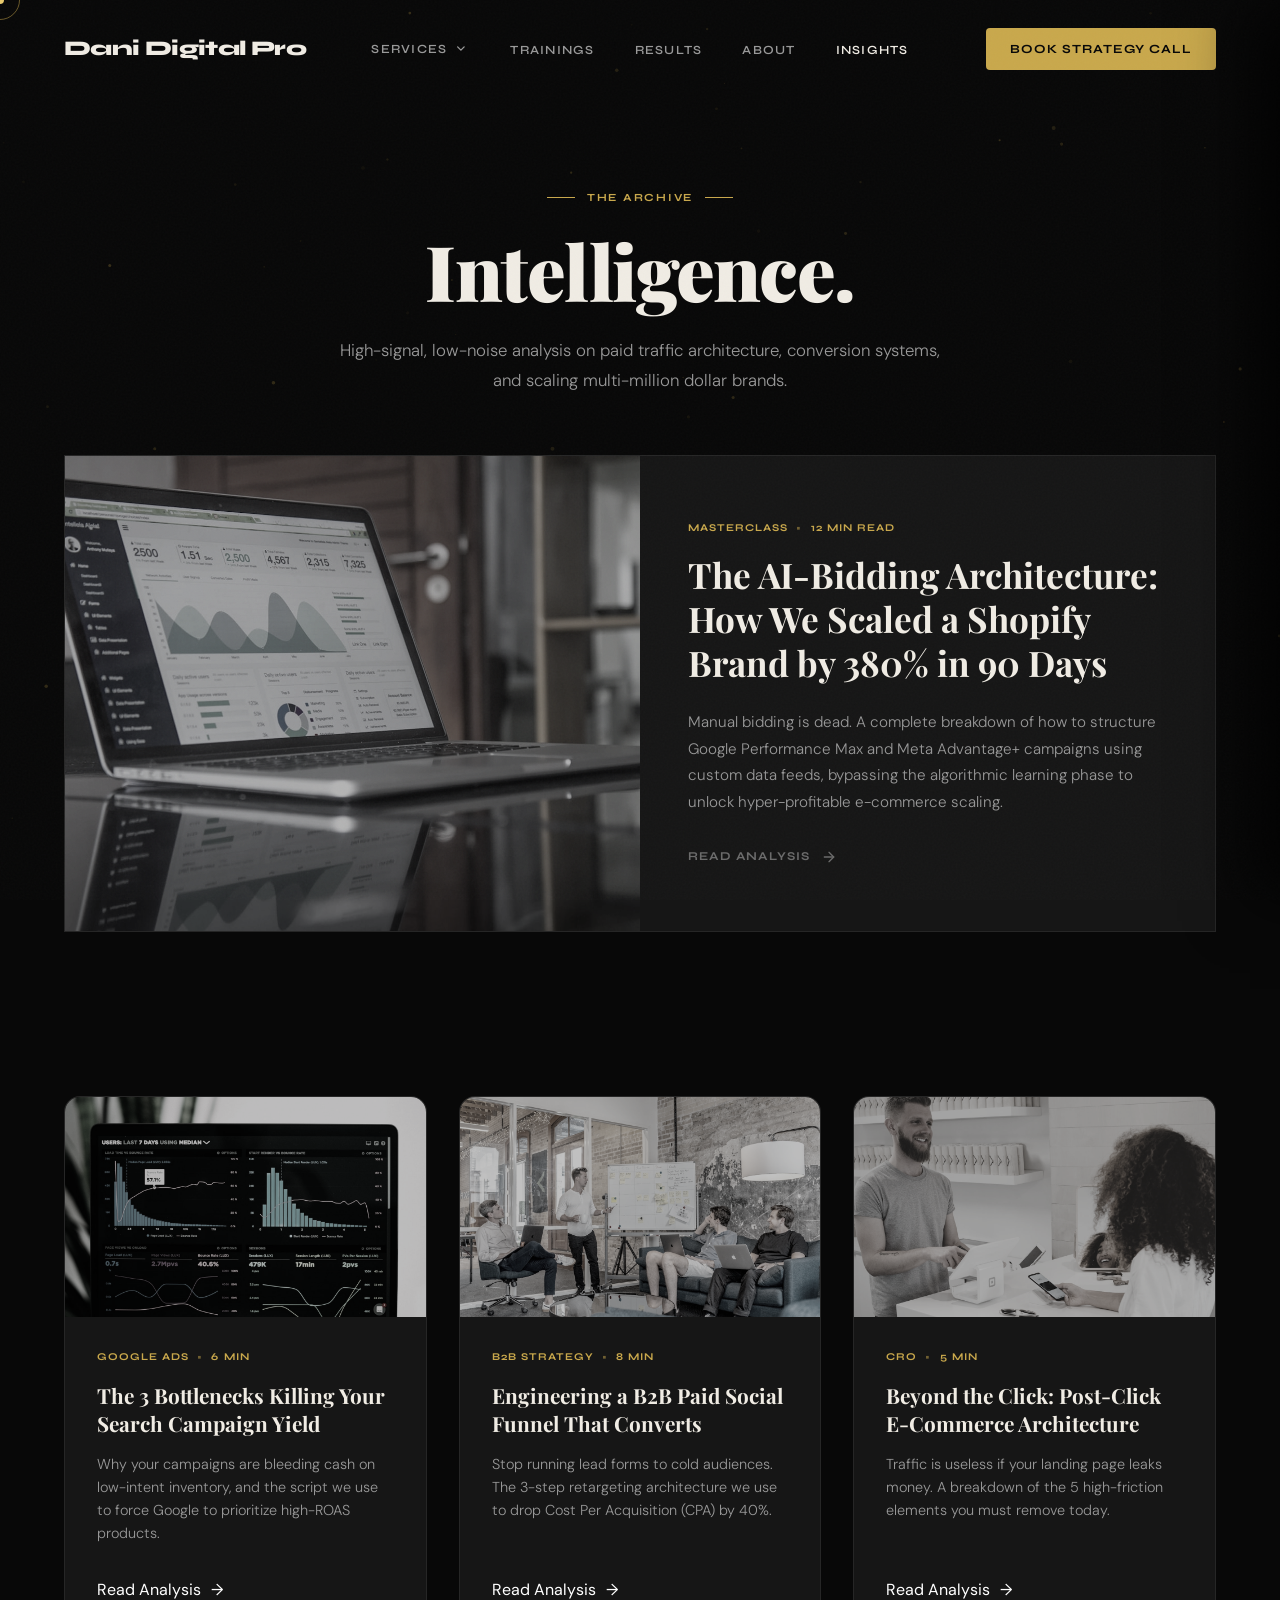
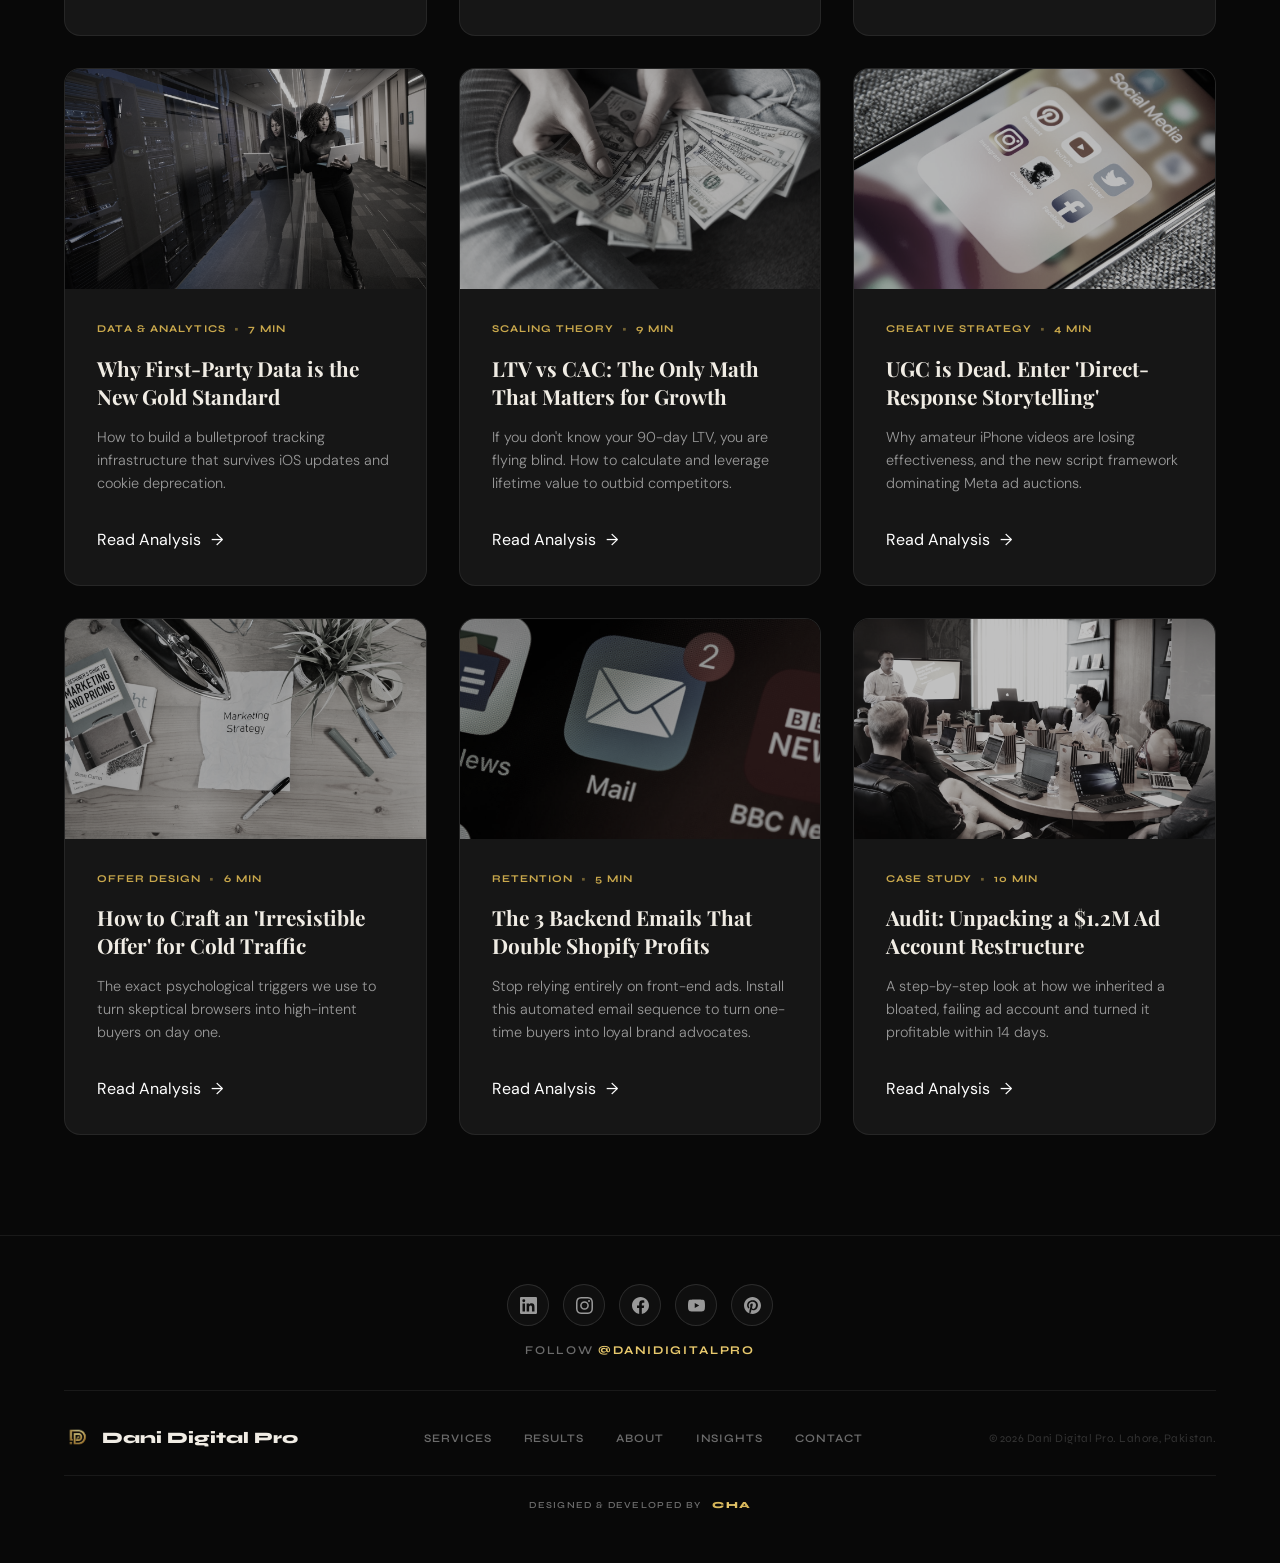
<file: insights.html>
<!DOCTYPE html>
<html lang="en">
<head>
  <!-- Google Tag Manager -->
  <script>(function(w,d,s,l,i){w[l]=w[l]||[];w[l].push({'gtm.start':
  new Date().getTime(),event:'gtm.js'});var f=d.getElementsByTagName(s)[0],
  j=d.createElement(s),dl=l!='dataLayer'?'&l='+l:'';j.async=true;j.src=
  'https://www.googletagmanager.com/gtm.js?id='+i+dl;f.parentNode.insertBefore(j,f);
  })(window,document,'script','dataLayer','GTM-TC7VLX3K');</script>
  <!-- End Google Tag Manager -->

  <!-- Google tag (gtag.js) -->
  <script async src="https://www.googletagmanager.com/gtag/js?id=G-S8BD9KWF6C"></script>
  <script>
    window.dataLayer = window.dataLayer || [];
    function gtag(){dataLayer.push(arguments);}
    gtag('js', new Date());

    gtag('config', 'G-S8BD9KWF6C');
  </script>

  <meta charset="UTF-8">
  <meta name="viewport" content="width=device-width, initial-scale=1.0">
  <title>Marketing Insights | Paid Ads, CRO &amp; E-Commerce Growth | Dani Digital Pro</title>
  <meta name="description" content="Expert analysis on paid traffic architecture, Google &amp; Meta Ads, conversion systems and scaling multi-million-dollar e-commerce brands, from the Dani Digital Pro team." />
  <link rel="canonical" href="https://danidigitalpro.com/insights" />
  <meta name="robots" content="index, follow, max-image-preview:large, max-snippet:-1, max-video-preview:-1" />
  <meta name="google-site-verification" content="uqCebMz-bfnD-gD-QAYh15TNHednMMUh97vHT-ORk0g" />
  <meta name="p:domain_verify" content="c64710057bd77ffc9a8bb8845fc0d0dc"/>
  <meta name="author" content="Dani Digital Pro" />
  <meta name="theme-color" content="#080808" />
  <meta name="keywords" content="paid ads insights, Google Ads strategy, Meta ads, conversion rate optimization, e-commerce scaling, performance marketing blog, Dani Digital Pro" />

  <link rel="icon" type="image/png" sizes="96x96" href="/favicon-96x96.png" />
  <link rel="icon" type="image/png" sizes="48x48" href="/favicon-48x48.png" />
  <link rel="icon" href="/favicon.ico" sizes="any" />
  <link rel="icon" type="image/png" sizes="512x512" href="/favicon.png" />
  <link rel="apple-touch-icon" sizes="180x180" href="/apple-touch-icon.png" />
  <link rel="manifest" href="/site.webmanifest" />

  <meta property="og:type" content="website" />
  <meta property="og:site_name" content="Dani Digital Pro" />
  <meta property="og:title" content="Marketing Insights | Paid Ads, CRO &amp; E-Commerce Growth | Dani Digital Pro" />
  <meta property="og:description" content="High-signal analysis on paid traffic architecture, Google &amp; Meta Ads, conversion systems and scaling e-commerce brands." />
  <meta property="og:url" content="https://danidigitalpro.com/insights" />
  <meta property="og:image" content="https://danidigitalpro.com/images/og-image.jpg" />
  <meta property="og:image:width" content="1200" />
  <meta property="og:image:height" content="630" />
  <meta property="og:locale" content="en_US" />

  <meta name="twitter:card" content="summary_large_image" />
  <meta name="twitter:title" content="Marketing Insights | Paid Ads, CRO &amp; E-Commerce Growth | Dani Digital Pro" />
  <meta name="twitter:description" content="High-signal analysis on paid traffic architecture, Google &amp; Meta Ads, conversion systems and scaling e-commerce brands." />
  <meta name="twitter:image" content="https://danidigitalpro.com/images/og-image.jpg" />
  
  <link rel="stylesheet" href="css/insights.css"> 
  
  <link href="https://fonts.googleapis.com/css2?family=DM+Sans:wght@300;400;500&family=Playfair+Display:ital,wght@0,400;0,700;0,900;1,400&family=Syne:wght@400;600;700;800&display=swap" rel="stylesheet">
  <link rel="stylesheet" href="css/scroll-top.css">
  <link rel="stylesheet" href="css/nav-dropdown.css">
  <link rel="stylesheet" href="css/social.css?v=3">

  <!-- ============================================================
       STRUCTURED DATA (JSON-LD)
  ============================================================ -->
  <script type="application/ld+json">
  {
    "@context": "https://schema.org",
    "@graph": [
      {
        "@type": "Organization",
        "@id": "https://danidigitalpro.com/#organization",
        "name": "Dani Digital Pro",
        "url": "https://danidigitalpro.com/",
        "logo": { "@type": "ImageObject", "url": "https://danidigitalpro.com/images/ddp-logo.png", "width": 975, "height": 742 },
        "sameAs": [ "https://www.linkedin.com/in/danidigitalpro" ]
      },
      {
        "@type": "WebPage",
        "@id": "https://danidigitalpro.com/insights#webpage",
        "url": "https://danidigitalpro.com/insights",
        "name": "Marketing Insights | Paid Ads, CRO & E-Commerce Growth | Dani Digital Pro",
        "description": "High-signal analysis on paid traffic architecture, Google & Meta Ads, conversion systems and scaling e-commerce brands.",
        "isPartOf": { "@id": "https://danidigitalpro.com/#website" },
        "inLanguage": "en",
        "breadcrumb": { "@id": "https://danidigitalpro.com/insights#breadcrumb" }
      },
      {
        "@type": "BreadcrumbList",
        "@id": "https://danidigitalpro.com/insights#breadcrumb",
        "itemListElement": [
          { "@type": "ListItem", "position": 1, "name": "Home", "item": "https://danidigitalpro.com/" },
          { "@type": "ListItem", "position": 2, "name": "Insights", "item": "https://danidigitalpro.com/insights" }
        ]
      },
      {
        "@type": "Blog",
        "@id": "https://danidigitalpro.com/insights#blog",
        "url": "https://danidigitalpro.com/insights",
        "name": "Dani Digital Pro | Insights & Intelligence",
        "description": "High-signal, low-noise analysis on paid traffic architecture, conversion systems, and scaling multi-million dollar brands.",
        "publisher": { "@id": "https://danidigitalpro.com/#organization" },
        "inLanguage": "en",
        "blogPost": [
          { "@type": "BlogPosting", "headline": "The AI-Bidding Architecture: How We Scaled a Shopify Brand by 380% in 90 Days", "image": "https://danidigitalpro.com/images/insight-featured.jpg", "author": { "@id": "https://danidigitalpro.com/#organization" }, "publisher": { "@id": "https://danidigitalpro.com/#organization" }, "mainEntityOfPage": "https://danidigitalpro.com/insights" },
          { "@type": "BlogPosting", "headline": "The 3 Bottlenecks Killing Your Search Campaign Yield", "image": "https://danidigitalpro.com/images/insight-1.jpg", "author": { "@id": "https://danidigitalpro.com/#organization" }, "publisher": { "@id": "https://danidigitalpro.com/#organization" }, "mainEntityOfPage": "https://danidigitalpro.com/insights" },
          { "@type": "BlogPosting", "headline": "Engineering a B2B Paid Social Funnel That Converts", "image": "https://danidigitalpro.com/images/insight-2.jpg", "author": { "@id": "https://danidigitalpro.com/#organization" }, "publisher": { "@id": "https://danidigitalpro.com/#organization" }, "mainEntityOfPage": "https://danidigitalpro.com/insights" },
          { "@type": "BlogPosting", "headline": "Beyond the Click: Post-Click E-Commerce Architecture", "image": "https://danidigitalpro.com/images/insight-3.jpg", "author": { "@id": "https://danidigitalpro.com/#organization" }, "publisher": { "@id": "https://danidigitalpro.com/#organization" }, "mainEntityOfPage": "https://danidigitalpro.com/insights" },
          { "@type": "BlogPosting", "headline": "Why First-Party Data is the New Gold Standard", "image": "https://danidigitalpro.com/images/blog-4.jpg", "author": { "@id": "https://danidigitalpro.com/#organization" }, "publisher": { "@id": "https://danidigitalpro.com/#organization" }, "mainEntityOfPage": "https://danidigitalpro.com/insights" },
          { "@type": "BlogPosting", "headline": "LTV vs CAC: The Only Math That Matters for Growth", "image": "https://danidigitalpro.com/images/blog-5.jpg", "author": { "@id": "https://danidigitalpro.com/#organization" }, "publisher": { "@id": "https://danidigitalpro.com/#organization" }, "mainEntityOfPage": "https://danidigitalpro.com/insights" },
          { "@type": "BlogPosting", "headline": "UGC is Dead. Enter 'Direct-Response Storytelling'", "image": "https://danidigitalpro.com/images/blog-6.jpg", "author": { "@id": "https://danidigitalpro.com/#organization" }, "publisher": { "@id": "https://danidigitalpro.com/#organization" }, "mainEntityOfPage": "https://danidigitalpro.com/insights" },
          { "@type": "BlogPosting", "headline": "How to Craft an 'Irresistible Offer' for Cold Traffic", "image": "https://danidigitalpro.com/images/blog-7.jpg", "author": { "@id": "https://danidigitalpro.com/#organization" }, "publisher": { "@id": "https://danidigitalpro.com/#organization" }, "mainEntityOfPage": "https://danidigitalpro.com/insights" },
          { "@type": "BlogPosting", "headline": "The 3 Backend Emails That Double Shopify Profits", "image": "https://danidigitalpro.com/images/blog-8.jpg", "author": { "@id": "https://danidigitalpro.com/#organization" }, "publisher": { "@id": "https://danidigitalpro.com/#organization" }, "mainEntityOfPage": "https://danidigitalpro.com/insights" },
          { "@type": "BlogPosting", "headline": "Audit: Unpacking a $1.2M Ad Account Restructure", "image": "https://danidigitalpro.com/images/blog-9.jpg", "author": { "@id": "https://danidigitalpro.com/#organization" }, "publisher": { "@id": "https://danidigitalpro.com/#organization" }, "mainEntityOfPage": "https://danidigitalpro.com/insights" }
        ]
      }
    ]
  }
  </script>
</head>
<body>
<!-- Google Tag Manager (noscript) -->
<noscript><iframe src="https://www.googletagmanager.com/ns.html?id=GTM-TC7VLX3K"
height="0" width="0" style="display:none;visibility:hidden"></iframe></noscript>
<!-- End Google Tag Manager (noscript) -->

  <div class="cursor-dot" id="cursorDot"></div>
  <div class="cursor-ring" id="cursorRing"></div>

  <canvas id="particles"></canvas>

  <nav id="navbar">
    <a href="./" class="nav-logo"><span>Dani Digital Pro</span></a>

    <button class="nav-toggle" type="button" aria-label="Open navigation" aria-controls="primaryNavigation" aria-expanded="false">
      <span></span>
      <span></span>
      <span></span>
    </button>

    <ul class="nav-links" id="primaryNavigation">
      <li class="nav-dropdown">
        <a href="./#services" class="nav-dropdown-toggle">Services</a>
        <button class="nav-dropdown-caret" type="button" aria-haspopup="true" aria-expanded="false" aria-controls="servicesMenu" aria-label="Toggle Services menu">
          <svg viewBox="0 0 24 24" fill="none" stroke="currentColor" stroke-width="2.5" stroke-linecap="round" stroke-linejoin="round"><polyline points="6 9 12 15 18 9"></polyline></svg>
        </button>
        <div class="nav-dropdown-menu" id="servicesMenu" role="menu">
          <a href="./#ai-search-ppc" class="nd-item" role="menuitem">
            <span class="nd-ico"><svg viewBox="0 0 24 24" fill="none" stroke="currentColor" stroke-width="2" stroke-linecap="round" stroke-linejoin="round"><circle cx="11" cy="11" r="7"></circle><line x1="21" y1="21" x2="16.65" y2="16.65"></line></svg></span>
            <span class="nd-text"><span class="nd-title">AI-Search &amp; PPC</span><span class="nd-desc">Google &amp; Bing Ads · AI bidding</span></span>
            <span class="nd-arrow"><svg viewBox="0 0 24 24" fill="none" stroke="currentColor" stroke-width="2" stroke-linecap="round" stroke-linejoin="round"><line x1="5" y1="12" x2="19" y2="12"></line><polyline points="12 5 19 12 12 19"></polyline></svg></span>
          </a>
          <a href="./#paid-social-funnels" class="nd-item" role="menuitem">
            <span class="nd-ico"><svg viewBox="0 0 24 24" fill="none" stroke="currentColor" stroke-width="2" stroke-linecap="round" stroke-linejoin="round"><circle cx="18" cy="5" r="3"></circle><circle cx="6" cy="12" r="3"></circle><circle cx="18" cy="19" r="3"></circle><line x1="8.59" y1="13.51" x2="15.42" y2="17.49"></line><line x1="15.41" y1="6.51" x2="8.59" y2="10.49"></line></svg></span>
            <span class="nd-text"><span class="nd-title">Paid Social Funnels</span><span class="nd-desc">Meta, TikTok, Snap &amp; X ad funnels</span></span>
            <span class="nd-arrow"><svg viewBox="0 0 24 24" fill="none" stroke="currentColor" stroke-width="2" stroke-linecap="round" stroke-linejoin="round"><line x1="5" y1="12" x2="19" y2="12"></line><polyline points="12 5 19 12 12 19"></polyline></svg></span>
          </a>
          <a href="./#social-media-management" class="nd-item" role="menuitem">
            <span class="nd-ico"><svg viewBox="0 0 24 24" fill="none" stroke="currentColor" stroke-width="2" stroke-linecap="round" stroke-linejoin="round"><path d="M17 21v-2a4 4 0 0 0-4-4H5a4 4 0 0 0-4 4v2"></path><circle cx="9" cy="7" r="4"></circle><path d="M23 21v-2a4 4 0 0 0-3-3.87"></path><path d="M16 3.13a4 4 0 0 1 0 7.75"></path></svg></span>
            <span class="nd-text"><span class="nd-title">Social Media Management</span><span class="nd-desc">Organic brand building &amp; content</span></span>
            <span class="nd-arrow"><svg viewBox="0 0 24 24" fill="none" stroke="currentColor" stroke-width="2" stroke-linecap="round" stroke-linejoin="round"><line x1="5" y1="12" x2="19" y2="12"></line><polyline points="12 5 19 12 12 19"></polyline></svg></span>
          </a>
          <a href="./#ecommerce-scaling" class="nd-item" role="menuitem">
            <span class="nd-ico"><svg viewBox="0 0 24 24" fill="none" stroke="currentColor" stroke-width="2" stroke-linecap="round" stroke-linejoin="round"><circle cx="9" cy="21" r="1"></circle><circle cx="20" cy="21" r="1"></circle><path d="M1 1h4l2.68 13.39a2 2 0 0 0 2 1.61h9.72a2 2 0 0 0 2-1.61L23 6H6"></path></svg></span>
            <span class="nd-text"><span class="nd-title">E-Commerce Scaling</span><span class="nd-desc">Shopify funnels · retargeting · CRO</span></span>
            <span class="nd-arrow"><svg viewBox="0 0 24 24" fill="none" stroke="currentColor" stroke-width="2" stroke-linecap="round" stroke-linejoin="round"><line x1="5" y1="12" x2="19" y2="12"></line><polyline points="12 5 19 12 12 19"></polyline></svg></span>
          </a>
        </div>
      </li>
      <li><a href="trainings">Trainings</a></li>
      <li><a href="./#results">Results</a></li>
      <li><a href="./#about">About</a></li>
      <li><a href="insights" style="color: var(--off);">Insights</a></li>

      <li class="nav-mobile-cta-item">
        <a href="#apply" class="nav-mobile-cta"><span>Book Strategy Call</span></a>
      </li>
    </ul>

    <a href="#apply" class="nav-cta"><span>Book Strategy Call</span></a>
  </nav>

  <header class="insights-header section">
    <div class="section-inner text-center">
      <div class="label reveal">The Archive</div>
      <h1 class="header-h1 reveal reveal-delay-1">Intelligence.</h1>
      <p class="header-p mx-auto reveal reveal-delay-2">
        High-signal, low-noise analysis on paid traffic architecture, conversion systems, and scaling multi-million dollar brands.
      </p>
    </div>
  </header>

  <section class="section pt-0">
    <div class="section-inner">
      <a href="#" class="featured-card reveal" data-article="article-hero">
        <div class="featured-image">
          <img src="images/insight-featured.jpg" alt="AI Bidding Systems">
        </div>
        <div class="featured-content">
          <div class="insight-meta">
            <span>Masterclass</span>
            <span class="dot-sep">•</span>
            <span>12 Min Read</span>
          </div>
          <h2 class="featured-title">The AI-Bidding Architecture: How We Scaled a Shopify Brand by 380% in 90 Days</h2>
          <p class="featured-excerpt">Manual bidding is dead. A complete breakdown of how to structure Google Performance Max and Meta Advantage+ campaigns using custom data feeds, bypassing the algorithmic learning phase to unlock hyper-profitable e-commerce scaling.</p>
          <div class="insight-read-more">
            <span class="read-text">Read Analysis</span>
            <span class="read-icon">
              <svg viewBox="0 0 24 24" fill="none" stroke="currentColor" stroke-width="2" stroke-linecap="round" stroke-linejoin="round">
                <line x1="5" y1="12" x2="19" y2="12"></line>
                <polyline points="12 5 19 12 12 19"></polyline>
              </svg>
            </span>
          </div>
        </div>
      </a>
    </div>
  </section>

  <section class="section pt-0">
    <div class="section-inner">
      <div class="insights-grid">
        
        <a href="#" class="insight-card reveal" data-article="article-1">
          <div class="insight-image"><img src="images/insight-1.jpg" alt="Google Ads"></div>
          <div class="insight-content">
            <div class="insight-meta"><span>Google Ads</span><span class="dot-sep">•</span><span>6 Min</span></div>
            <h3 class="insight-title">The 3 Bottlenecks Killing Your Search Campaign Yield</h3>
            <p class="insight-excerpt">Why your campaigns are bleeding cash on low-intent inventory, and the script we use to force Google to prioritize high-ROAS products.</p>
            <div class="insight-read-more">Read Analysis <span class="arrow">→</span></div>
          </div>
        </a>

        <a href="#" class="insight-card reveal reveal-delay-1" data-article="article-2">
          <div class="insight-image"><img src="images/insight-2.jpg" alt="Meta Ads"></div>
          <div class="insight-content">
            <div class="insight-meta"><span>B2B Strategy</span><span class="dot-sep">•</span><span>8 Min</span></div>
            <h3 class="insight-title">Engineering a B2B Paid Social Funnel That Converts</h3>
            <p class="insight-excerpt">Stop running lead forms to cold audiences. The 3-step retargeting architecture we use to drop Cost Per Acquisition (CPA) by 40%.</p>
            <div class="insight-read-more">Read Analysis <span class="arrow">→</span></div>
          </div>
        </a>

        <a href="#" class="insight-card reveal reveal-delay-2" data-article="article-3">
          <div class="insight-image"><img src="images/insight-3.jpg" alt="CRO"></div>
          <div class="insight-content">
            <div class="insight-meta"><span>CRO</span><span class="dot-sep">•</span><span>5 Min</span></div>
            <h3 class="insight-title">Beyond the Click: Post-Click E-Commerce Architecture</h3>
            <p class="insight-excerpt">Traffic is useless if your landing page leaks money. A breakdown of the 5 high-friction elements you must remove today.</p>
            <div class="insight-read-more">Read Analysis <span class="arrow">→</span></div>
          </div>
        </a>

        <a href="#" class="insight-card reveal" data-article="article-4">
          <div class="insight-image"><img src="images/blog-4.jpg" alt="First-party data analytics"></div>
          <div class="insight-content">
            <div class="insight-meta"><span>Data & Analytics</span><span class="dot-sep">•</span><span>7 Min</span></div>
            <h3 class="insight-title">Why First-Party Data is the New Gold Standard</h3>
            <p class="insight-excerpt">How to build a bulletproof tracking infrastructure that survives iOS updates and cookie deprecation.</p>
            <div class="insight-read-more">Read Analysis <span class="arrow">→</span></div>
          </div>
        </a>

        <a href="#" class="insight-card reveal reveal-delay-1" data-article="article-5">
          <div class="insight-image"><img src="images/blog-5.jpg" alt="Customer lifetime value and acquisition cost"></div>
          <div class="insight-content">
            <div class="insight-meta"><span>Scaling Theory</span><span class="dot-sep">•</span><span>9 Min</span></div>
            <h3 class="insight-title">LTV vs CAC: The Only Math That Matters for Growth</h3>
            <p class="insight-excerpt">If you don't know your 90-day LTV, you are flying blind. How to calculate and leverage lifetime value to outbid competitors.</p>
            <div class="insight-read-more">Read Analysis <span class="arrow">→</span></div>
          </div>
        </a>

        <a href="#" class="insight-card reveal reveal-delay-2" data-article="article-6">
          <div class="insight-image"><img src="images/blog-6.jpg" alt="Paid social creative strategy"></div>
          <div class="insight-content">
            <div class="insight-meta"><span>Creative Strategy</span><span class="dot-sep">•</span><span>4 Min</span></div>
            <h3 class="insight-title">UGC is Dead. Enter 'Direct-Response Storytelling'</h3>
            <p class="insight-excerpt">Why amateur iPhone videos are losing effectiveness, and the new script framework dominating Meta ad auctions.</p>
            <div class="insight-read-more">Read Analysis <span class="arrow">→</span></div>
          </div>
        </a>

        <a href="#" class="insight-card reveal" data-article="article-7">
          <div class="insight-image"><img src="images/blog-7.jpg" alt="Offer design and pricing strategy"></div>
          <div class="insight-content">
            <div class="insight-meta"><span>Offer Design</span><span class="dot-sep">•</span><span>6 Min</span></div>
            <h3 class="insight-title">How to Craft an 'Irresistible Offer' for Cold Traffic</h3>
            <p class="insight-excerpt">The exact psychological triggers we use to turn skeptical browsers into high-intent buyers on day one.</p>
            <div class="insight-read-more">Read Analysis <span class="arrow">→</span></div>
          </div>
        </a>

        <a href="#" class="insight-card reveal reveal-delay-1" data-article="article-8">
          <div class="insight-image"><img src="images/blog-8.jpg" alt="Email retention flows"></div>
          <div class="insight-content">
            <div class="insight-meta"><span>Retention</span><span class="dot-sep">•</span><span>5 Min</span></div>
            <h3 class="insight-title">The 3 Backend Emails That Double Shopify Profits</h3>
            <p class="insight-excerpt">Stop relying entirely on front-end ads. Install this automated email sequence to turn one-time buyers into loyal brand advocates.</p>
            <div class="insight-read-more">Read Analysis <span class="arrow">→</span></div>
          </div>
        </a>

        <a href="#" class="insight-card reveal reveal-delay-2" data-article="article-9">
          <div class="insight-image"><img src="images/blog-9.jpg" alt="Ad account audit case study"></div>
          <div class="insight-content">
            <div class="insight-meta"><span>Case Study</span><span class="dot-sep">•</span><span>10 Min</span></div>
            <h3 class="insight-title">Audit: Unpacking a $1.2M Ad Account Restructure</h3>
            <p class="insight-excerpt">A step-by-step look at how we inherited a bloated, failing ad account and turned it profitable within 14 days.</p>
            <div class="insight-read-more">Read Analysis <span class="arrow">→</span></div>
          </div>
        </a>

      </div>
    </div>
  </section>
  <div class="drawer-overlay" id="drawerOverlay"></div>
  
  <aside class="article-drawer" id="articleDrawer">
    <button class="drawer-close" id="drawerClose">&times;</button>
    
    <div class="drawer-scroll-area">
      <div class="drawer-header">
        <span class="drawer-tag" id="drawerTag"></span>
        <h2 class="drawer-title" id="drawerTitle"></h2>
      </div>
      
      <div class="drawer-body" id="drawerBody">
        </div>
    </div>
  </aside>
  <!-- Premium floating social tray (desktop side-rail; footer icons cover mobile/tablet) -->
  <div class="social-tray" aria-label="Follow Dani Digital Pro on social media">
    <span class="social-tray-top" aria-hidden="true"></span>
    <a class="social-tray-link" href="https://www.linkedin.com/in/danidigitalpro" target="_blank" rel="noopener noreferrer" aria-label="Dani Digital Pro on LinkedIn">
      <svg viewBox="0 0 24 24" fill="currentColor" aria-hidden="true"><path d="M20.447 20.452h-3.554v-5.569c0-1.328-.027-3.037-1.852-3.037-1.853 0-2.136 1.445-2.136 2.939v5.667H9.351V9h3.414v1.561h.046c.477-.9 1.637-1.85 3.37-1.85 3.601 0 4.267 2.37 4.267 5.455v6.286zM5.337 7.433a2.062 2.062 0 01-2.063-2.065 2.064 2.064 0 112.063 2.065zm1.782 13.019H3.555V9h3.564v11.452zM22.225 0H1.771C.792 0 0 .774 0 1.729v20.542C0 23.227.792 24 1.771 24h20.451C23.2 24 24 23.227 24 22.271V1.729C24 .774 23.2 0 22.225 0z"/></svg>
      <span class="st-tip">LinkedIn</span>
    </a>
    <a class="social-tray-link" href="https://www.instagram.com/danidigitalpro" target="_blank" rel="noopener noreferrer" aria-label="Dani Digital Pro on Instagram">
      <svg viewBox="0 0 24 24" fill="currentColor" aria-hidden="true"><path d="M12 2.163c3.204 0 3.584.012 4.85.07 3.252.148 4.771 1.691 4.919 4.919.058 1.265.069 1.645.069 4.849 0 3.205-.012 3.584-.069 4.849-.149 3.225-1.664 4.771-4.919 4.919-1.266.058-1.644.07-4.85.07-3.204 0-3.584-.012-4.849-.07-3.26-.149-4.771-1.699-4.919-4.92-.058-1.265-.07-1.644-.07-4.849 0-3.204.013-3.583.07-4.849.149-3.227 1.664-4.771 4.919-4.919 1.266-.057 1.645-.069 4.849-.069zM12 0C8.741 0 8.333.014 7.053.072 2.695.272.273 2.69.073 7.052.014 8.333 0 8.741 0 12c0 3.259.014 3.668.072 4.948.2 4.358 2.618 6.78 6.98 6.98C8.333 23.986 8.741 24 12 24c3.259 0 3.668-.014 4.948-.072 4.354-.2 6.782-2.618 6.979-6.98.059-1.28.073-1.689.073-4.948 0-3.259-.014-3.667-.072-4.947-.196-4.354-2.617-6.78-6.979-6.98C15.668.014 15.259 0 12 0zm0 5.838a6.162 6.162 0 100 12.324 6.162 6.162 0 000-12.324zM12 16a4 4 0 110-8 4 4 0 010 8zm6.406-11.845a1.44 1.44 0 100 2.881 1.44 1.44 0 000-2.881z"/></svg>
      <span class="st-tip">Instagram</span>
    </a>
    <a class="social-tray-link" href="https://www.facebook.com/danidigitalpro" target="_blank" rel="noopener noreferrer" aria-label="Dani Digital Pro on Facebook">
      <svg viewBox="0 0 24 24" fill="currentColor" aria-hidden="true"><path d="M24 12.073c0-6.627-5.373-12-12-12s-12 5.373-12 12c0 5.99 4.388 10.954 10.125 11.854v-8.385H7.078v-3.47h3.047V9.43c0-3.007 1.792-4.669 4.533-4.669 1.312 0 2.686.235 2.686.235v2.953H15.83c-1.491 0-1.956.925-1.956 1.874v2.25h3.328l-.532 3.47h-2.796v8.385C19.612 23.027 24 18.062 24 12.073z"/></svg>
      <span class="st-tip">Facebook</span>
    </a>
    <a class="social-tray-link" href="https://www.youtube.com/@danidigitalpro" target="_blank" rel="noopener noreferrer" aria-label="Dani Digital Pro on YouTube">
      <svg viewBox="0 0 24 24" fill="currentColor" aria-hidden="true"><path d="M23.498 6.186a3.016 3.016 0 0 0-2.122-2.136C19.505 3.545 12 3.545 12 3.545s-7.505 0-9.377.505A3.017 3.017 0 0 0 .502 6.186C0 8.07 0 12 0 12s0 3.93.502 5.814a3.016 3.016 0 0 0 2.122 2.136c1.871.505 9.376.505 9.376.505s7.505 0 9.377-.505a3.015 3.015 0 0 0 2.122-2.136C24 15.93 24 12 24 12s0-3.93-.502-5.814zM9.545 15.568V8.432L15.818 12l-6.273 3.568z"/></svg>
      <span class="st-tip">YouTube</span>
    </a>
    <a class="social-tray-link" href="https://www.pinterest.com/daniidigitalpro/" target="_blank" rel="noopener noreferrer" aria-label="Dani Digital Pro on Pinterest">
      <svg viewBox="0 0 24 24" fill="currentColor" aria-hidden="true"><path d="M12.017 0C5.396 0 .029 5.367.029 11.987c0 5.079 3.158 9.417 7.618 11.162-.105-.949-.199-2.403.041-3.439.219-.937 1.406-5.957 1.406-5.957s-.359-.72-.359-1.781c0-1.668.967-2.914 2.171-2.914 1.023 0 1.518.769 1.518 1.688 0 1.029-.653 2.567-.992 3.992-.285 1.193.6 2.165 1.775 2.165 2.128 0 3.768-2.245 3.768-5.487 0-2.861-2.063-4.869-5.008-4.869-3.41 0-5.409 2.562-5.409 5.199 0 1.033.394 2.143.889 2.741.099.12.112.225.085.345-.09.375-.293 1.199-.334 1.363-.053.225-.172.271-.401.165-1.495-.69-2.433-2.878-2.433-4.646 0-3.776 2.748-7.252 7.92-7.252 4.158 0 7.392 2.967 7.392 6.923 0 4.135-2.607 7.462-6.233 7.462-1.214 0-2.354-.629-2.758-1.379l-.749 2.848c-.269 1.045-1.004 2.352-1.498 3.146 1.123.345 2.306.535 3.55.535 6.607 0 11.985-5.365 11.985-11.987C23.97 5.39 18.592.026 12.018.026L12.017 0z"/></svg>
      <span class="st-tip">Pinterest</span>
    </a>
    <span class="social-tray-follow" aria-hidden="true">Follow</span>
  </div>
  <footer>
    <div class="footer-social">
      <div class="footer-social-icons">
        <a href="https://www.linkedin.com/in/danidigitalpro" target="_blank" rel="noopener noreferrer" aria-label="Dani Digital Pro on LinkedIn"><svg viewBox="0 0 24 24" fill="currentColor" aria-hidden="true"><path d="M20.447 20.452h-3.554v-5.569c0-1.328-.027-3.037-1.852-3.037-1.853 0-2.136 1.445-2.136 2.939v5.667H9.351V9h3.414v1.561h.046c.477-.9 1.637-1.85 3.37-1.85 3.601 0 4.267 2.37 4.267 5.455v6.286zM5.337 7.433a2.062 2.062 0 01-2.063-2.065 2.064 2.064 0 112.063 2.065zm1.782 13.019H3.555V9h3.564v11.452zM22.225 0H1.771C.792 0 0 .774 0 1.729v20.542C0 23.227.792 24 1.771 24h20.451C23.2 24 24 23.227 24 22.271V1.729C24 .774 23.2 0 22.225 0z"/></svg></a>
        <a href="https://www.instagram.com/danidigitalpro" target="_blank" rel="noopener noreferrer" aria-label="Dani Digital Pro on Instagram"><svg viewBox="0 0 24 24" fill="currentColor" aria-hidden="true"><path d="M12 2.163c3.204 0 3.584.012 4.85.07 3.252.148 4.771 1.691 4.919 4.919.058 1.265.069 1.645.069 4.849 0 3.205-.012 3.584-.069 4.849-.149 3.225-1.664 4.771-4.919 4.919-1.266.058-1.644.07-4.85.07-3.204 0-3.584-.012-4.849-.07-3.26-.149-4.771-1.699-4.919-4.92-.058-1.265-.07-1.644-.07-4.849 0-3.204.013-3.583.07-4.849.149-3.227 1.664-4.771 4.919-4.919 1.266-.057 1.645-.069 4.849-.069zM12 0C8.741 0 8.333.014 7.053.072 2.695.272.273 2.69.073 7.052.014 8.333 0 8.741 0 12c0 3.259.014 3.668.072 4.948.2 4.358 2.618 6.78 6.98 6.98C8.333 23.986 8.741 24 12 24c3.259 0 3.668-.014 4.948-.072 4.354-.2 6.782-2.618 6.979-6.98.059-1.28.073-1.689.073-4.948 0-3.259-.014-3.667-.072-4.947-.196-4.354-2.617-6.78-6.979-6.98C15.668.014 15.259 0 12 0zm0 5.838a6.162 6.162 0 100 12.324 6.162 6.162 0 000-12.324zM12 16a4 4 0 110-8 4 4 0 010 8zm6.406-11.845a1.44 1.44 0 100 2.881 1.44 1.44 0 000-2.881z"/></svg></a>
        <a href="https://www.facebook.com/danidigitalpro" target="_blank" rel="noopener noreferrer" aria-label="Dani Digital Pro on Facebook"><svg viewBox="0 0 24 24" fill="currentColor" aria-hidden="true"><path d="M24 12.073c0-6.627-5.373-12-12-12s-12 5.373-12 12c0 5.99 4.388 10.954 10.125 11.854v-8.385H7.078v-3.47h3.047V9.43c0-3.007 1.792-4.669 4.533-4.669 1.312 0 2.686.235 2.686.235v2.953H15.83c-1.491 0-1.956.925-1.956 1.874v2.25h3.328l-.532 3.47h-2.796v8.385C19.612 23.027 24 18.062 24 12.073z"/></svg></a>
        <a href="https://www.youtube.com/@danidigitalpro" target="_blank" rel="noopener noreferrer" aria-label="Dani Digital Pro on YouTube"><svg viewBox="0 0 24 24" fill="currentColor" aria-hidden="true"><path d="M23.498 6.186a3.016 3.016 0 0 0-2.122-2.136C19.505 3.545 12 3.545 12 3.545s-7.505 0-9.377.505A3.017 3.017 0 0 0 .502 6.186C0 8.07 0 12 0 12s0 3.93.502 5.814a3.016 3.016 0 0 0 2.122 2.136c1.871.505 9.376.505 9.376.505s7.505 0 9.377-.505a3.015 3.015 0 0 0 2.122-2.136C24 15.93 24 12 24 12s0-3.93-.502-5.814zM9.545 15.568V8.432L15.818 12l-6.273 3.568z"/></svg></a>
        <a href="https://www.pinterest.com/daniidigitalpro/" target="_blank" rel="noopener noreferrer" aria-label="Dani Digital Pro on Pinterest"><svg viewBox="0 0 24 24" fill="currentColor" aria-hidden="true"><path d="M12.017 0C5.396 0 .029 5.367.029 11.987c0 5.079 3.158 9.417 7.618 11.162-.105-.949-.199-2.403.041-3.439.219-.937 1.406-5.957 1.406-5.957s-.359-.72-.359-1.781c0-1.668.967-2.914 2.171-2.914 1.023 0 1.518.769 1.518 1.688 0 1.029-.653 2.567-.992 3.992-.285 1.193.6 2.165 1.775 2.165 2.128 0 3.768-2.245 3.768-5.487 0-2.861-2.063-4.869-5.008-4.869-3.41 0-5.409 2.562-5.409 5.199 0 1.033.394 2.143.889 2.741.099.12.112.225.085.345-.09.375-.293 1.199-.334 1.363-.053.225-.172.271-.401.165-1.495-.69-2.433-2.878-2.433-4.646 0-3.776 2.748-7.252 7.92-7.252 4.158 0 7.392 2.967 7.392 6.923 0 4.135-2.607 7.462-6.233 7.462-1.214 0-2.354-.629-2.758-1.379l-.749 2.848c-.269 1.045-1.004 2.352-1.498 3.146 1.123.345 2.306.535 3.55.535 6.607 0 11.985-5.365 11.985-11.987C23.97 5.39 18.592.026 12.018.026L12.017 0z"/></svg></a>
      </div>
      <span class="footer-social-handle">Follow <b>@danidigitalpro</b></span>
    </div>
    <div class="footer-inner">
      <a href="./" class="footer-logo">
        <img src="images/ddp-logo.png" alt="DDP Mark" class="footer-img-logo">
        <span>Dani Digital Pro</span>
      </a>
      <div class="footer-links">
        <a href="./#services">Services</a>
        <a href="./#results">Results</a>
        <a href="./#about">About</a>
        <a href="./#insights">Insights</a>
        <a href="#apply">Contact</a>
      </div>
      <div class="footer-copy">© 2026 Dani Digital Pro. Lahore, Pakistan.</div>
    </div>
    <div class="footer-credit">
      <span>Designed &amp; Developed by</span>
      <a href="https://choudaryhussainali.online/" target="_blank" rel="noopener noreferrer" class="footer-credit-link" aria-label="Website designed and developed by CHA (opens in a new tab)">
        <span class="footer-credit-badge">CHA</span>
      </a>
    </div>
  </footer>
  <script src="js/data.js"></script>
  <script src="js/insights.js"></script>
  <script src="js/scroll-top.js"></script>
  <script src="js/nav-dropdown.js"></script>

<div class="ddp-contact-modal-overlay" id="contactModal">
  <div class="ddp-contact-backdrop" id="contactModalBackdrop"></div>
  
  <div class="ddp-contact-modal">
    <button class="ddp-modal-close" id="closeContactModal">&times;</button>
    
    <div class="ddp-contact-grid">
      
      <div class="ddp-contact-left">
        <div class="ddp-modal-badge">Initiate System</div>
        <h2 class="ddp-modal-title">Book a 30 min<br><em>Strategy Call</em></h2>
        <p class="ddp-modal-desc">Tell us about your current revenue bottleneck. If we are a fit, we will architect a custom growth roadmap.</p>
        
        <div class="contact-trust-info">
          <div class="ct-item">
            <svg viewBox="0 0 24 24" fill="none" stroke="currentColor" stroke-width="2"><path d="M4 4h16c1.1 0 2 .9 2 2v12c0 1.1-.9 2-2 2H4c-1.1 0-2-.9-2-2V6c0-1.1.9-2 2-2z"></path><polyline points="22,6 12,13 2,6"></polyline></svg>
            <a href="mailto:daniidigitalpro@gmail.com">daniidigitalpro@gmail.com</a>
          </div>
          <div class="ct-item">
            <svg viewBox="0 0 24 24" fill="none" stroke="currentColor" stroke-width="2"><path d="M22 16.92v3a2 2 0 0 1-2.18 2 19.79 19.79 0 0 1-8.63-3.07 19.5 19.5 0 0 1-6-6 19.79 19.79 0 0 1-3.07-8.67A2 2 0 0 1 4.11 2h3a2 2 0 0 1 2 1.72 12.84 12.84 0 0 0 .7 2.81 2 2 0 0 1-.45 2.11L8.09 9.91a16 16 0 0 0 6 6l1.27-1.27a2 2 0 0 1 2.11-.45 12.84 12.84 0 0 0 2.81.7A2 2 0 0 1 22 16.92z"></path></svg>
            <a href="tel:+923244859790">+92 324 485 9790</a>
          </div>
        </div>
      </div>

      <div class="ddp-contact-right">
        
        <form id="ddpStrategyForm" action="https://formspree.io/f/mvzeaded" method="POST">
          <div class="form-row-2">
            <div class="input-group">
              <label for="frmName">Full Name</label>
              <input type="text" id="frmName" name="name" required placeholder="John Doe">
            </div>
            <div class="input-group">
              <label for="frmEmail">Work Email</label>
              <input type="email" id="frmEmail" name="email" required placeholder="john@company.com">
            </div>
          </div>
          
          <div class="form-row-2">
            <div class="input-group">
              <label for="frmPhone">Phone Number</label>
              <input type="tel" id="frmPhone" name="phone" placeholder="+1 (555) 000-0000">
            </div>
            <div class="input-group">
              <label for="frmService">Primary Interest</label>
              <select id="frmService" name="service" required>
                <option value="" disabled selected>Select an architecture...</option>
                <option value="Google Ads & SEM">AI-Search & PPC Operations</option>
                <option value="Meta Ads & Social">Paid Social Funnel Scaling</option>
                <option value="E-Commerce Growth">E-Commerce Scaling</option>
                <option value="Organic Management">Elite Brand Management</option>
              </select>
            </div>
          </div>
          
          <div class="input-group">
            <label for="frmBusinessType">Business Type</label>
            <select id="frmBusinessType" name="business_type" required>
              <option value="" disabled selected>Select your business type...</option>
              <option value="Service Based">Service Based</option>
              <option value="E-Commerce">E-Commerce</option>
              <option value="SaaS (B2B)">SaaS (B2B)</option>
              <option value="Personal Brand">Personal Brand</option>
            </select>
          </div>

          <div class="input-group">
            <label for="frmDesc">Project Brief & Revenue Goals</label>
            <textarea id="frmDesc" name="message" rows="4" required placeholder="Enter your website & your biggest challenge."></textarea>
          </div>
          
          <button type="submit" class="ddp-btn ddp-btn-primary form-submit-btn" id="frmSubmitBtn" style="width: 100%; justify-content: center; margin-top: 16px;">
            <span>Book Strategy Call <span class="arrow">→</span></span>
          </button>
        </form>

        <div class="form-success-state" id="formSuccessState">
          <div class="success-icon-wrap">
            <svg viewBox="0 0 24 24" fill="none" stroke="currentColor" stroke-width="2"><path d="M22 11.08V12a10 10 0 1 1-5.93-9.14"></path><polyline points="22 4 12 14.01 9 11.01"></polyline></svg>
          </div>
          <h3 class="success-title">Application Secured.</h3>
          <p class="success-desc">Our architecture team has received your data. We will review your current infrastructure and contact you within 24 hours.</p>
          <button type="button" class="ddp-btn ddp-btn-outline" onclick="document.getElementById('closeContactModal').click();" style="margin-top: 24px;">Close Portal</button>
        </div>

      </div>
    </div>
  </div>
</div>
</body>
</html>
</file>
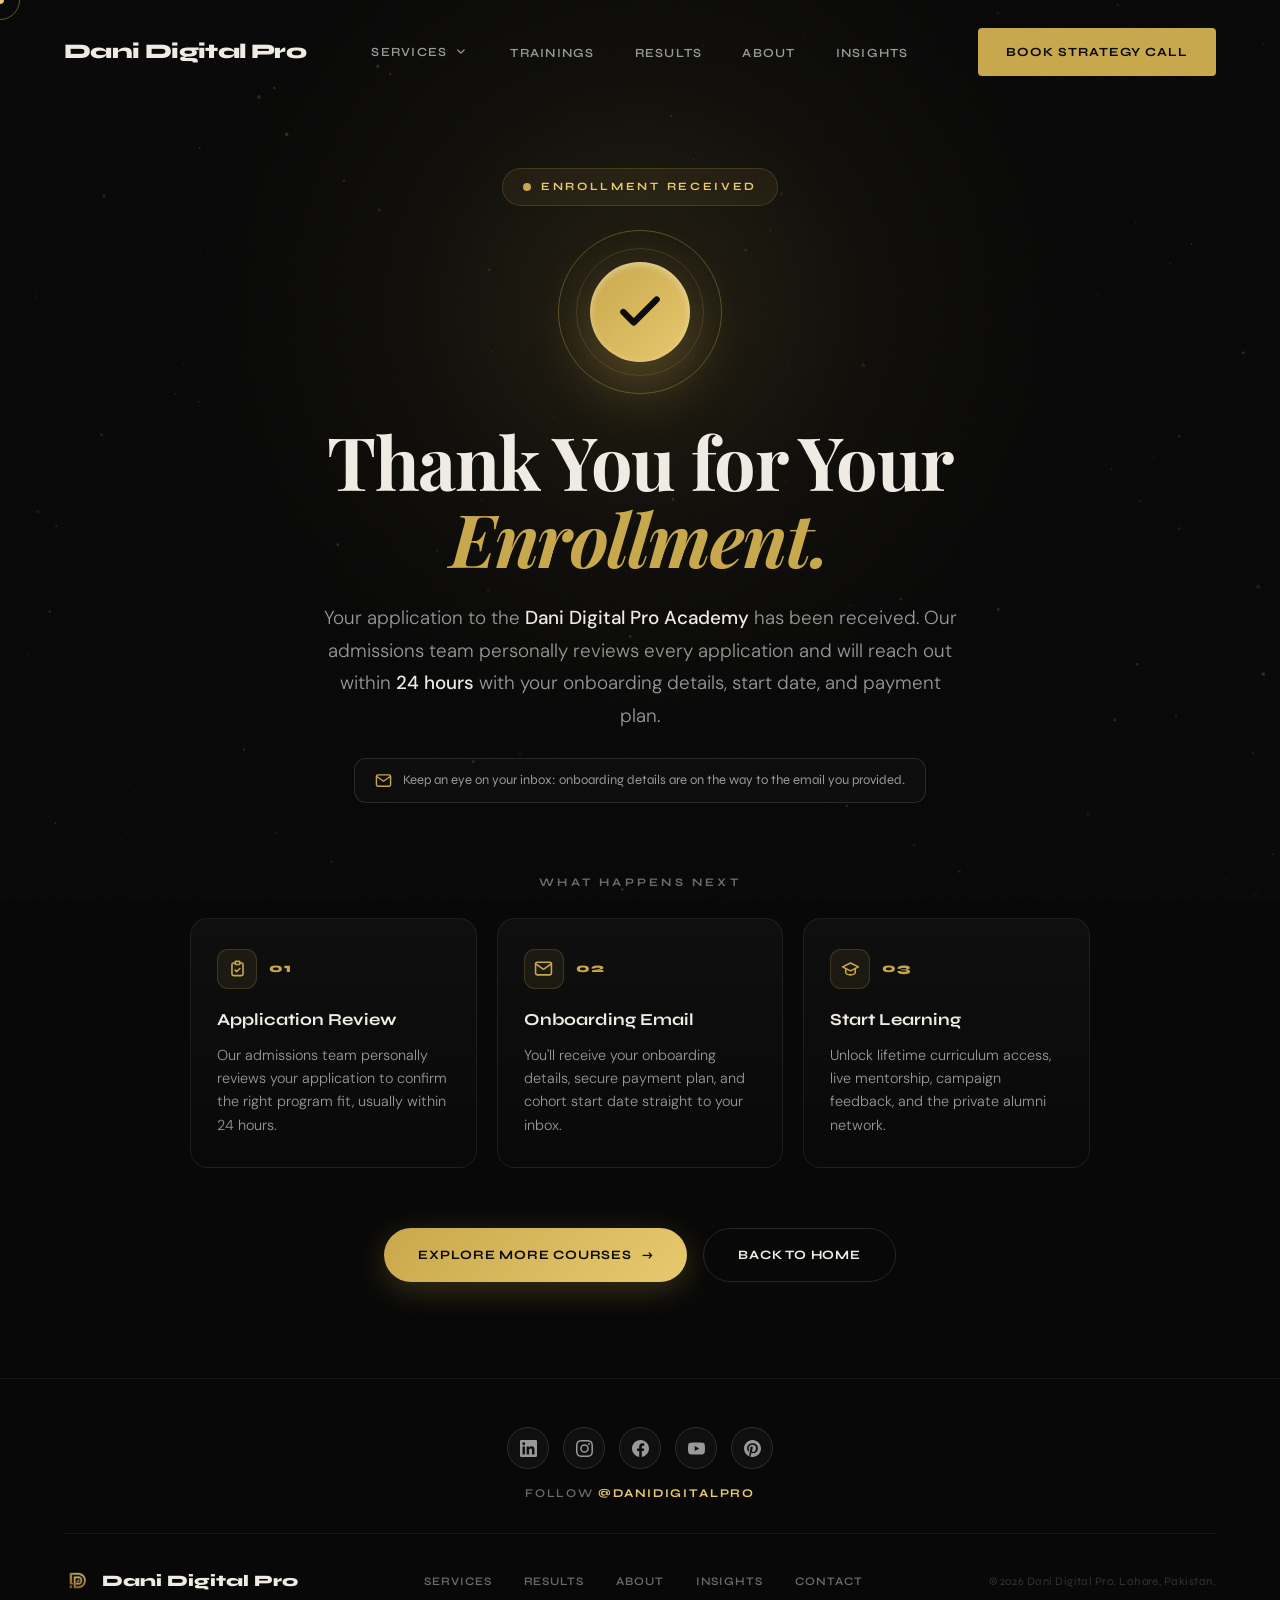
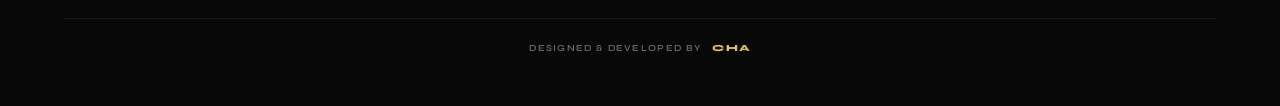
<file: thank-you-enroll.html>
<!DOCTYPE html>
<html lang="en">
<head>
  <!-- Google Tag Manager -->
  <script>(function(w,d,s,l,i){w[l]=w[l]||[];w[l].push({'gtm.start':
  new Date().getTime(),event:'gtm.js'});var f=d.getElementsByTagName(s)[0],
  j=d.createElement(s),dl=l!='dataLayer'?'&l='+l:'';j.async=true;j.src=
  'https://www.googletagmanager.com/gtm.js?id='+i+dl;f.parentNode.insertBefore(j,f);
  })(window,document,'script','dataLayer','GTM-TC7VLX3K');</script>
  <!-- End Google Tag Manager -->

  <!-- Google tag (gtag.js) -->
  <script async src="https://www.googletagmanager.com/gtag/js?id=G-S8BD9KWF6C"></script>
  <script>
    window.dataLayer = window.dataLayer || [];
    function gtag(){dataLayer.push(arguments);}
    gtag('js', new Date());

    gtag('config', 'G-S8BD9KWF6C');
  </script>

  <meta charset="UTF-8">
  <meta name="viewport" content="width=device-width, initial-scale=1.0">
  <title>Thank You | Enrollment Received | Dani Digital Pro Academy</title>
  <meta name="description" content="Your enrollment application to the Dani Digital Pro Academy has been received. Our admissions team will be in touch within 24 hours with your onboarding details." />
  <link rel="canonical" href="https://danidigitalpro.com/thank-you-enroll" />
  <meta name="robots" content="noindex, follow" />
  <meta name="author" content="Dani Digital Pro" />
  <meta name="theme-color" content="#080808" />

  <link rel="icon" type="image/png" sizes="96x96" href="/favicon-96x96.png" />
  <link rel="icon" type="image/png" sizes="48x48" href="/favicon-48x48.png" />
  <link rel="icon" href="/favicon.ico" sizes="any" />
  <link rel="icon" type="image/png" sizes="512x512" href="/favicon.png" />
  <link rel="apple-touch-icon" sizes="180x180" href="/apple-touch-icon.png" />
  <link rel="manifest" href="/site.webmanifest" />

  <meta property="og:type" content="website" />
  <meta property="og:site_name" content="Dani Digital Pro" />
  <meta property="og:title" content="Thank You | Enrollment Received | Dani Digital Pro Academy" />
  <meta property="og:description" content="Your enrollment application has been received. Our admissions team will reach out within 24 hours." />
  <meta property="og:url" content="https://danidigitalpro.com/thank-you-enroll" />
  <meta property="og:image" content="https://danidigitalpro.com/images/og-image.jpg" />
  <meta property="og:image:width" content="1200" />
  <meta property="og:image:height" content="630" />

  <link rel="stylesheet" href="css/trainings.css">
  <link rel="stylesheet" href="css/nav-drawer.css">
  <link rel="stylesheet" href="css/scroll-top.css">
  <link rel="stylesheet" href="css/nav-dropdown.css">
  <link rel="stylesheet" href="css/social.css?v=3">

  <link href="https://fonts.googleapis.com/css2?family=DM+Sans:wght@300;400;500&family=Playfair+Display:ital,wght@0,400;0,700;0,900;1,400&family=Syne:wght@400;600;700;800&display=swap" rel="stylesheet">

  <style>
  /* ============================================================
     THANK-YOU / ENROLLMENT CONFIRMATION  (page-specific only)
     Reuses trainings.css tokens + components. All classes ty-*.
  ============================================================ */
  .ty-hero {
    min-height: 100vh;
    display: flex; flex-direction: column;
    align-items: center; justify-content: center;
    text-align: center;
    padding: 168px 24px 96px;
    position: relative; overflow: hidden;
  }
  .ty-hero::before {
    content: ''; position: absolute; top: -12%; left: 50%; transform: translateX(-50%);
    width: 940px; height: 940px; max-width: 135vw;
    background: radial-gradient(circle, rgba(201,168,76,0.15) 0%, rgba(201,168,76,0.045) 34%, transparent 68%);
    pointer-events: none; z-index: 0;
  }
  .ty-inner { position: relative; z-index: 2; max-width: 900px; width: 100%; margin: 0 auto; }

  /* entrance - CSS-driven so the message shows even if JS never runs */
  .ty-anim { opacity: 0; transform: translateY(26px); animation: tyUp 0.95s cubic-bezier(0.19,1,0.22,1) forwards; }
  @keyframes tyUp { to { opacity: 1; transform: none; } }

  /* status badge */
  .ty-badge {
    display: inline-flex; align-items: center; gap: 10px;
    padding: 9px 20px; border: 1px solid var(--gold-border);
    border-radius: 100px; background: var(--gold-dim);
    font-family: 'Syne', sans-serif; font-size: 0.7rem; font-weight: 700;
    letter-spacing: 0.24em; text-transform: uppercase; color: var(--gold2);
    margin-bottom: 42px;
  }
  .ty-badge .dot {
    width: 8px; height: 8px; border-radius: 50%; background: var(--gold);
    animation: tyPulse 2s infinite;
  }
  @keyframes tyPulse {
    0%   { box-shadow: 0 0 0 0 rgba(201,168,76,0.5); }
    70%  { box-shadow: 0 0 0 12px rgba(201,168,76,0); }
    100% { box-shadow: 0 0 0 0 rgba(201,168,76,0); }
  }

  /* checkmark seal */
  .ty-seal { position: relative; width: 128px; height: 128px; margin: 0 auto 46px; }
  .ty-seal-ring { position: absolute; inset: 0; border-radius: 50%; border: 1px solid var(--gold-border); }
  .ty-seal-ring.r2 { inset: -18px; animation: tyRing 3s ease-out infinite; }
  .ty-seal-ring.r3 { inset: -18px; animation: tyRing 3s ease-out infinite 1.5s; }
  @keyframes tyRing {
    0%   { transform: scale(0.82); opacity: 0.55; }
    100% { transform: scale(1.28); opacity: 0; }
  }
  .ty-seal-core {
    position: absolute; inset: 14px; border-radius: 50%;
    background: linear-gradient(135deg, var(--gold) 0%, var(--gold2) 100%);
    display: flex; align-items: center; justify-content: center;
    box-shadow: 0 22px 60px rgba(201,168,76,0.36), inset 0 2px 7px rgba(255,255,255,0.45);
  }
  .ty-seal-core svg {
    width: 50px; height: 50px; fill: none; stroke: #0b0b0b; stroke-width: 3;
    stroke-linecap: round; stroke-linejoin: round;
    stroke-dasharray: 26; stroke-dashoffset: 26;
    animation: tyCheck 0.7s cubic-bezier(0.19,1,0.22,1) 0.4s forwards;
  }
  @keyframes tyCheck { to { stroke-dashoffset: 0; } }

  /* headline + copy */
  .ty-title {
    font-family: 'Playfair Display', serif; font-weight: 700;
    font-size: clamp(2.5rem, 6vw, 4.6rem); line-height: 1.05;
    color: var(--off); letter-spacing: -0.02em; margin-bottom: 26px;
  }
  .ty-title em { font-style: italic; color: var(--gold); }
  .ty-sub {
    font-family: 'DM Sans', sans-serif; font-weight: 300;
    font-size: clamp(1rem, 1.5vw, 1.18rem); line-height: 1.72;
    color: var(--muted2); max-width: 640px; margin: 0 auto;
  }
  .ty-sub strong { color: var(--off); font-weight: 500; }

  .ty-inbox {
    display: inline-flex; align-items: center; gap: 11px; margin-top: 26px;
    padding: 11px 20px; border: 1px solid var(--border2); border-radius: 12px;
    background: rgba(255,255,255,0.02);
    font-family: 'Syne', sans-serif; font-size: 0.82rem; color: var(--muted2);
  }
  .ty-inbox svg { width: 17px; height: 17px; stroke: var(--gold); fill: none; stroke-width: 2; flex-shrink: 0; }
  .ty-inbox b { color: var(--off); font-weight: 600; }

  /* next steps */
  .ty-eyebrow {
    font-family: 'Syne', sans-serif; font-size: 0.72rem; font-weight: 700;
    letter-spacing: 0.28em; text-transform: uppercase; color: var(--muted);
    margin: 70px 0 26px;
  }
  .ty-steps {
    display: grid; grid-template-columns: repeat(3, 1fr); gap: 20px;
    max-width: 920px; margin: 0 auto 60px; text-align: left;
  }
  .ty-step {
    position: relative; padding: 30px 26px;
    background: linear-gradient(180deg, rgba(255,255,255,0.032), rgba(255,255,255,0.008));
    border: 1px solid var(--border); border-radius: 18px;
    transition: transform 0.5s cubic-bezier(0.19,1,0.22,1), border-color 0.5s;
  }
  .ty-step:hover { transform: translateY(-6px); border-color: var(--gold-border); }
  .ty-step-num {
    display: flex; align-items: center; gap: 12px; margin-bottom: 18px;
    font-family: 'Syne', sans-serif; font-weight: 800; font-size: 0.8rem;
    letter-spacing: 0.08em; color: var(--gold);
  }
  .ty-step-ico {
    width: 40px; height: 40px; border-radius: 11px; flex-shrink: 0;
    background: var(--gold-dim); border: 1px solid var(--gold-border);
    display: inline-flex; align-items: center; justify-content: center;
  }
  .ty-step-ico svg { width: 19px; height: 19px; stroke: var(--gold); fill: none; stroke-width: 2; stroke-linecap: round; stroke-linejoin: round; }
  .ty-step h3 { font-family: 'Syne', sans-serif; font-size: 1.05rem; font-weight: 700; color: var(--off); margin-bottom: 10px; }
  .ty-step p { font-family: 'DM Sans', sans-serif; font-weight: 300; font-size: 0.9rem; line-height: 1.62; color: var(--muted2); }

  /* CTAs */
  .ty-cta-row { display: flex; gap: 16px; justify-content: center; flex-wrap: wrap; }
  .ty-btn {
    display: inline-flex; align-items: center; gap: 10px;
    padding: 16px 34px; border-radius: 100px; cursor: pointer;
    font-family: 'Syne', sans-serif; font-weight: 700; font-size: 0.8rem;
    letter-spacing: 0.06em; text-transform: uppercase;
    transition: all 0.4s cubic-bezier(0.19,1,0.22,1);
  }
  .ty-btn-gold { background: linear-gradient(135deg, var(--gold), var(--gold2)); color: #0b0b0b; box-shadow: 0 8px 32px rgba(201,168,76,0.25); }
  .ty-btn-gold:hover { transform: translateY(-2px); box-shadow: 0 16px 48px rgba(201,168,76,0.35); }
  .ty-btn-ghost { background: transparent; color: var(--off); border: 1px solid var(--border2); }
  .ty-btn-ghost:hover { border-color: var(--gold); color: var(--gold); }
  .ty-btn .arrow { transition: transform 0.4s cubic-bezier(0.19,1,0.22,1); }
  .ty-btn:hover .arrow { transform: translateX(4px); }

  /* focus visibility (no :focus-visible styles exist site-wide) */
  .ty-btn:focus-visible { outline: 2px solid var(--gold2); outline-offset: 3px; }

  /* responsive */
  @media (max-width: 900px) { .ty-steps { grid-template-columns: 1fr; max-width: 460px; } }
  @media (max-width: 560px) {
    .ty-hero { padding: 132px 20px 76px; }
    .ty-seal { width: 108px; height: 108px; }
    .ty-cta-row { flex-direction: column; width: 100%; max-width: 360px; margin: 0 auto; }
    .ty-btn { width: 100%; justify-content: center; }
  }

  @media (prefers-reduced-motion: reduce) {
    .ty-anim, .ty-badge .dot, .ty-seal-ring.r2, .ty-seal-ring.r3, .ty-seal-core svg {
      animation: none !important; opacity: 1 !important; transform: none !important;
    }
    .ty-seal-core svg { stroke-dashoffset: 0 !important; }
  }
  </style>
</head>
<body>
<!-- Google Tag Manager (noscript) -->
<noscript><iframe src="https://www.googletagmanager.com/ns.html?id=GTM-TC7VLX3K"
height="0" width="0" style="display:none;visibility:hidden"></iframe></noscript>
<!-- End Google Tag Manager (noscript) -->

  <div class="cursor-dot" id="cursorDot"></div>
  <div class="cursor-ring" id="cursorRing"></div>
  <canvas id="particles"></canvas>

  <nav id="navbar">
    <a href="./" class="nav-logo"><span>Dani Digital Pro</span></a>

    <button class="nav-toggle" type="button" aria-label="Open navigation" aria-controls="primaryNavigation" aria-expanded="false">
      <span></span>
      <span></span>
      <span></span>
    </button>

    <ul class="nav-links" id="primaryNavigation">
      <li class="nav-dropdown">
        <a href="./#services" class="nav-dropdown-toggle">Services</a>
        <button class="nav-dropdown-caret" type="button" aria-haspopup="true" aria-expanded="false" aria-controls="servicesMenu" aria-label="Toggle Services menu">
          <svg viewBox="0 0 24 24" fill="none" stroke="currentColor" stroke-width="2.5" stroke-linecap="round" stroke-linejoin="round"><polyline points="6 9 12 15 18 9"></polyline></svg>
        </button>
        <div class="nav-dropdown-menu" id="servicesMenu" role="menu">
          <a href="./#ai-search-ppc" class="nd-item" role="menuitem">
            <span class="nd-ico"><svg viewBox="0 0 24 24" fill="none" stroke="currentColor" stroke-width="2" stroke-linecap="round" stroke-linejoin="round"><circle cx="11" cy="11" r="7"></circle><line x1="21" y1="21" x2="16.65" y2="16.65"></line></svg></span>
            <span class="nd-text"><span class="nd-title">AI-Search &amp; PPC</span><span class="nd-desc">Google &amp; Bing Ads · AI bidding</span></span>
            <span class="nd-arrow"><svg viewBox="0 0 24 24" fill="none" stroke="currentColor" stroke-width="2" stroke-linecap="round" stroke-linejoin="round"><line x1="5" y1="12" x2="19" y2="12"></line><polyline points="12 5 19 12 12 19"></polyline></svg></span>
          </a>
          <a href="./#paid-social-funnels" class="nd-item" role="menuitem">
            <span class="nd-ico"><svg viewBox="0 0 24 24" fill="none" stroke="currentColor" stroke-width="2" stroke-linecap="round" stroke-linejoin="round"><circle cx="18" cy="5" r="3"></circle><circle cx="6" cy="12" r="3"></circle><circle cx="18" cy="19" r="3"></circle><line x1="8.59" y1="13.51" x2="15.42" y2="17.49"></line><line x1="15.41" y1="6.51" x2="8.59" y2="10.49"></line></svg></span>
            <span class="nd-text"><span class="nd-title">Paid Social Funnels</span><span class="nd-desc">Meta, TikTok, Snap &amp; X ad funnels</span></span>
            <span class="nd-arrow"><svg viewBox="0 0 24 24" fill="none" stroke="currentColor" stroke-width="2" stroke-linecap="round" stroke-linejoin="round"><line x1="5" y1="12" x2="19" y2="12"></line><polyline points="12 5 19 12 12 19"></polyline></svg></span>
          </a>
          <a href="./#social-media-management" class="nd-item" role="menuitem">
            <span class="nd-ico"><svg viewBox="0 0 24 24" fill="none" stroke="currentColor" stroke-width="2" stroke-linecap="round" stroke-linejoin="round"><path d="M17 21v-2a4 4 0 0 0-4-4H5a4 4 0 0 0-4 4v2"></path><circle cx="9" cy="7" r="4"></circle><path d="M23 21v-2a4 4 0 0 0-3-3.87"></path><path d="M16 3.13a4 4 0 0 1 0 7.75"></path></svg></span>
            <span class="nd-text"><span class="nd-title">Social Media Management</span><span class="nd-desc">Organic brand building &amp; content</span></span>
            <span class="nd-arrow"><svg viewBox="0 0 24 24" fill="none" stroke="currentColor" stroke-width="2" stroke-linecap="round" stroke-linejoin="round"><line x1="5" y1="12" x2="19" y2="12"></line><polyline points="12 5 19 12 12 19"></polyline></svg></span>
          </a>
          <a href="./#ecommerce-scaling" class="nd-item" role="menuitem">
            <span class="nd-ico"><svg viewBox="0 0 24 24" fill="none" stroke="currentColor" stroke-width="2" stroke-linecap="round" stroke-linejoin="round"><circle cx="9" cy="21" r="1"></circle><circle cx="20" cy="21" r="1"></circle><path d="M1 1h4l2.68 13.39a2 2 0 0 0 2 1.61h9.72a2 2 0 0 0 2-1.61L23 6H6"></path></svg></span>
            <span class="nd-text"><span class="nd-title">E-Commerce Scaling</span><span class="nd-desc">Shopify funnels · retargeting · CRO</span></span>
            <span class="nd-arrow"><svg viewBox="0 0 24 24" fill="none" stroke="currentColor" stroke-width="2" stroke-linecap="round" stroke-linejoin="round"><line x1="5" y1="12" x2="19" y2="12"></line><polyline points="12 5 19 12 12 19"></polyline></svg></span>
          </a>
        </div>
      </li>
      <li><a href="trainings">Trainings</a></li>
      <li><a href="./#results">Results</a></li>
      <li><a href="./#about">About</a></li>
      <li><a href="insights">Insights</a></li>

      <li class="nav-mobile-cta-item">
        <a href="#apply" class="nav-mobile-cta"><span>Book Strategy Call</span></a>
      </li>
    </ul>

    <a href="#apply" class="nav-cta"><span>Book Strategy Call</span></a>
  </nav>

  <main class="ty-hero">
    <div class="ty-inner">

      <div class="ty-badge ty-anim" style="animation-delay:0.05s">
        <span class="dot"></span> Enrollment Received
      </div>

      <div class="ty-seal ty-anim" style="animation-delay:0.12s">
        <span class="ty-seal-ring"></span>
        <span class="ty-seal-ring r2"></span>
        <span class="ty-seal-ring r3"></span>
        <span class="ty-seal-core">
          <svg viewBox="0 0 24 24" aria-hidden="true"><polyline points="20 6 9 17 4 12"></polyline></svg>
        </span>
      </div>

      <h1 class="ty-title ty-anim" style="animation-delay:0.2s">Thank You for Your <em>Enrollment.</em></h1>

      <p class="ty-sub ty-anim" style="animation-delay:0.3s">
        Your application to the <strong>Dani Digital Pro Academy</strong> has been received. Our admissions
        team personally reviews every application and will reach out within <strong>24 hours</strong> with
        your onboarding details, start date, and payment plan.
      </p>

      <div class="ty-inbox ty-anim" style="animation-delay:0.4s">
        <svg viewBox="0 0 24 24" aria-hidden="true"><path d="M4 4h16c1.1 0 2 .9 2 2v12c0 1.1-.9 2-2 2H4c-1.1 0-2-.9-2-2V6c0-1.1.9-2 2-2z"></path><polyline points="22,6 12,13 2,6"></polyline></svg>
        <span>Keep an eye on your inbox: onboarding details are on the way to the email you provided.</span>
      </div>

      <div class="ty-eyebrow ty-anim" style="animation-delay:0.5s">What Happens Next</div>

      <div class="ty-steps">
        <div class="ty-step ty-anim" style="animation-delay:0.56s">
          <div class="ty-step-num">
            <span class="ty-step-ico"><svg viewBox="0 0 24 24" aria-hidden="true"><path d="M9 5H7a2 2 0 0 0-2 2v12a2 2 0 0 0 2 2h10a2 2 0 0 0 2-2V7a2 2 0 0 0-2-2h-2"></path><rect x="9" y="3" width="6" height="4" rx="1"></rect><path d="M9 14l2 2 4-4"></path></svg></span>
            01
          </div>
          <h3>Application Review</h3>
          <p>Our admissions team personally reviews your application to confirm the right program fit, usually within 24 hours.</p>
        </div>
        <div class="ty-step ty-anim" style="animation-delay:0.64s">
          <div class="ty-step-num">
            <span class="ty-step-ico"><svg viewBox="0 0 24 24" aria-hidden="true"><path d="M4 4h16c1.1 0 2 .9 2 2v12c0 1.1-.9 2-2 2H4c-1.1 0-2-.9-2-2V6c0-1.1.9-2 2-2z"></path><polyline points="22,6 12,13 2,6"></polyline></svg></span>
            02
          </div>
          <h3>Onboarding Email</h3>
          <p>You'll receive your onboarding details, secure payment plan, and cohort start date straight to your inbox.</p>
        </div>
        <div class="ty-step ty-anim" style="animation-delay:0.72s">
          <div class="ty-step-num">
            <span class="ty-step-ico"><svg viewBox="0 0 24 24" aria-hidden="true"><path d="M22 10L12 5 2 10l10 5 10-5z"></path><path d="M6 12v5c0 1.5 2.7 3 6 3s6-1.5 6-3v-5"></path></svg></span>
            03
          </div>
          <h3>Start Learning</h3>
          <p>Unlock lifetime curriculum access, live mentorship, campaign feedback, and the private alumni network.</p>
        </div>
      </div>

      <div class="ty-cta-row ty-anim" style="animation-delay:0.8s">
        <a href="trainings" class="ty-btn ty-btn-gold">Explore More Courses <span class="arrow">→</span></a>
        <a href="./" class="ty-btn ty-btn-ghost">Back to Home</a>
      </div>

    </div>
  </main>

  <!-- Premium floating social tray (desktop side-rail; footer icons cover mobile/tablet) -->
  <div class="social-tray" aria-label="Follow Dani Digital Pro on social media">
    <span class="social-tray-top" aria-hidden="true"></span>
    <a class="social-tray-link" href="https://www.linkedin.com/in/danidigitalpro" target="_blank" rel="noopener noreferrer" aria-label="Dani Digital Pro on LinkedIn">
      <svg viewBox="0 0 24 24" fill="currentColor" aria-hidden="true"><path d="M20.447 20.452h-3.554v-5.569c0-1.328-.027-3.037-1.852-3.037-1.853 0-2.136 1.445-2.136 2.939v5.667H9.351V9h3.414v1.561h.046c.477-.9 1.637-1.85 3.37-1.85 3.601 0 4.267 2.37 4.267 5.455v6.286zM5.337 7.433a2.062 2.062 0 01-2.063-2.065 2.064 2.064 0 112.063 2.065zm1.782 13.019H3.555V9h3.564v11.452zM22.225 0H1.771C.792 0 0 .774 0 1.729v20.542C0 23.227.792 24 1.771 24h20.451C23.2 24 24 23.227 24 22.271V1.729C24 .774 23.2 0 22.225 0z"/></svg>
      <span class="st-tip">LinkedIn</span>
    </a>
    <a class="social-tray-link" href="https://www.instagram.com/danidigitalpro" target="_blank" rel="noopener noreferrer" aria-label="Dani Digital Pro on Instagram">
      <svg viewBox="0 0 24 24" fill="currentColor" aria-hidden="true"><path d="M12 2.163c3.204 0 3.584.012 4.85.07 3.252.148 4.771 1.691 4.919 4.919.058 1.265.069 1.645.069 4.849 0 3.205-.012 3.584-.069 4.849-.149 3.225-1.664 4.771-4.919 4.919-1.266.058-1.644.07-4.85.07-3.204 0-3.584-.012-4.849-.07-3.26-.149-4.771-1.699-4.919-4.92-.058-1.265-.07-1.644-.07-4.849 0-3.204.013-3.583.07-4.849.149-3.227 1.664-4.771 4.919-4.919 1.266-.057 1.645-.069 4.849-.069zM12 0C8.741 0 8.333.014 7.053.072 2.695.272.273 2.69.073 7.052.014 8.333 0 8.741 0 12c0 3.259.014 3.668.072 4.948.2 4.358 2.618 6.78 6.98 6.98C8.333 23.986 8.741 24 12 24c3.259 0 3.668-.014 4.948-.072 4.354-.2 6.782-2.618 6.979-6.98.059-1.28.073-1.689.073-4.948 0-3.259-.014-3.667-.072-4.947-.196-4.354-2.617-6.78-6.979-6.98C15.668.014 15.259 0 12 0zm0 5.838a6.162 6.162 0 100 12.324 6.162 6.162 0 000-12.324zM12 16a4 4 0 110-8 4 4 0 010 8zm6.406-11.845a1.44 1.44 0 100 2.881 1.44 1.44 0 000-2.881z"/></svg>
      <span class="st-tip">Instagram</span>
    </a>
    <a class="social-tray-link" href="https://www.facebook.com/danidigitalpro" target="_blank" rel="noopener noreferrer" aria-label="Dani Digital Pro on Facebook">
      <svg viewBox="0 0 24 24" fill="currentColor" aria-hidden="true"><path d="M24 12.073c0-6.627-5.373-12-12-12s-12 5.373-12 12c0 5.99 4.388 10.954 10.125 11.854v-8.385H7.078v-3.47h3.047V9.43c0-3.007 1.792-4.669 4.533-4.669 1.312 0 2.686.235 2.686.235v2.953H15.83c-1.491 0-1.956.925-1.956 1.874v2.25h3.328l-.532 3.47h-2.796v8.385C19.612 23.027 24 18.062 24 12.073z"/></svg>
      <span class="st-tip">Facebook</span>
    </a>
    <a class="social-tray-link" href="https://www.youtube.com/@danidigitalpro" target="_blank" rel="noopener noreferrer" aria-label="Dani Digital Pro on YouTube">
      <svg viewBox="0 0 24 24" fill="currentColor" aria-hidden="true"><path d="M23.498 6.186a3.016 3.016 0 0 0-2.122-2.136C19.505 3.545 12 3.545 12 3.545s-7.505 0-9.377.505A3.017 3.017 0 0 0 .502 6.186C0 8.07 0 12 0 12s0 3.93.502 5.814a3.016 3.016 0 0 0 2.122 2.136c1.871.505 9.376.505 9.376.505s7.505 0 9.377-.505a3.015 3.015 0 0 0 2.122-2.136C24 15.93 24 12 24 12s0-3.93-.502-5.814zM9.545 15.568V8.432L15.818 12l-6.273 3.568z"/></svg>
      <span class="st-tip">YouTube</span>
    </a>
    <a class="social-tray-link" href="https://www.pinterest.com/daniidigitalpro/" target="_blank" rel="noopener noreferrer" aria-label="Dani Digital Pro on Pinterest">
      <svg viewBox="0 0 24 24" fill="currentColor" aria-hidden="true"><path d="M12.017 0C5.396 0 .029 5.367.029 11.987c0 5.079 3.158 9.417 7.618 11.162-.105-.949-.199-2.403.041-3.439.219-.937 1.406-5.957 1.406-5.957s-.359-.72-.359-1.781c0-1.668.967-2.914 2.171-2.914 1.023 0 1.518.769 1.518 1.688 0 1.029-.653 2.567-.992 3.992-.285 1.193.6 2.165 1.775 2.165 2.128 0 3.768-2.245 3.768-5.487 0-2.861-2.063-4.869-5.008-4.869-3.41 0-5.409 2.562-5.409 5.199 0 1.033.394 2.143.889 2.741.099.12.112.225.085.345-.09.375-.293 1.199-.334 1.363-.053.225-.172.271-.401.165-1.495-.69-2.433-2.878-2.433-4.646 0-3.776 2.748-7.252 7.92-7.252 4.158 0 7.392 2.967 7.392 6.923 0 4.135-2.607 7.462-6.233 7.462-1.214 0-2.354-.629-2.758-1.379l-.749 2.848c-.269 1.045-1.004 2.352-1.498 3.146 1.123.345 2.306.535 3.55.535 6.607 0 11.985-5.365 11.985-11.987C23.97 5.39 18.592.026 12.018.026L12.017 0z"/></svg>
      <span class="st-tip">Pinterest</span>
    </a>
    <span class="social-tray-follow" aria-hidden="true">Follow</span>
  </div>
  <footer>
    <div class="footer-social">
      <div class="footer-social-icons">
        <a href="https://www.linkedin.com/in/danidigitalpro" target="_blank" rel="noopener noreferrer" aria-label="Dani Digital Pro on LinkedIn"><svg viewBox="0 0 24 24" fill="currentColor" aria-hidden="true"><path d="M20.447 20.452h-3.554v-5.569c0-1.328-.027-3.037-1.852-3.037-1.853 0-2.136 1.445-2.136 2.939v5.667H9.351V9h3.414v1.561h.046c.477-.9 1.637-1.85 3.37-1.85 3.601 0 4.267 2.37 4.267 5.455v6.286zM5.337 7.433a2.062 2.062 0 01-2.063-2.065 2.064 2.064 0 112.063 2.065zm1.782 13.019H3.555V9h3.564v11.452zM22.225 0H1.771C.792 0 0 .774 0 1.729v20.542C0 23.227.792 24 1.771 24h20.451C23.2 24 24 23.227 24 22.271V1.729C24 .774 23.2 0 22.225 0z"/></svg></a>
        <a href="https://www.instagram.com/danidigitalpro" target="_blank" rel="noopener noreferrer" aria-label="Dani Digital Pro on Instagram"><svg viewBox="0 0 24 24" fill="currentColor" aria-hidden="true"><path d="M12 2.163c3.204 0 3.584.012 4.85.07 3.252.148 4.771 1.691 4.919 4.919.058 1.265.069 1.645.069 4.849 0 3.205-.012 3.584-.069 4.849-.149 3.225-1.664 4.771-4.919 4.919-1.266.058-1.644.07-4.85.07-3.204 0-3.584-.012-4.849-.07-3.26-.149-4.771-1.699-4.919-4.92-.058-1.265-.07-1.644-.07-4.849 0-3.204.013-3.583.07-4.849.149-3.227 1.664-4.771 4.919-4.919 1.266-.057 1.645-.069 4.849-.069zM12 0C8.741 0 8.333.014 7.053.072 2.695.272.273 2.69.073 7.052.014 8.333 0 8.741 0 12c0 3.259.014 3.668.072 4.948.2 4.358 2.618 6.78 6.98 6.98C8.333 23.986 8.741 24 12 24c3.259 0 3.668-.014 4.948-.072 4.354-.2 6.782-2.618 6.979-6.98.059-1.28.073-1.689.073-4.948 0-3.259-.014-3.667-.072-4.947-.196-4.354-2.617-6.78-6.979-6.98C15.668.014 15.259 0 12 0zm0 5.838a6.162 6.162 0 100 12.324 6.162 6.162 0 000-12.324zM12 16a4 4 0 110-8 4 4 0 010 8zm6.406-11.845a1.44 1.44 0 100 2.881 1.44 1.44 0 000-2.881z"/></svg></a>
        <a href="https://www.facebook.com/danidigitalpro" target="_blank" rel="noopener noreferrer" aria-label="Dani Digital Pro on Facebook"><svg viewBox="0 0 24 24" fill="currentColor" aria-hidden="true"><path d="M24 12.073c0-6.627-5.373-12-12-12s-12 5.373-12 12c0 5.99 4.388 10.954 10.125 11.854v-8.385H7.078v-3.47h3.047V9.43c0-3.007 1.792-4.669 4.533-4.669 1.312 0 2.686.235 2.686.235v2.953H15.83c-1.491 0-1.956.925-1.956 1.874v2.25h3.328l-.532 3.47h-2.796v8.385C19.612 23.027 24 18.062 24 12.073z"/></svg></a>
        <a href="https://www.youtube.com/@danidigitalpro" target="_blank" rel="noopener noreferrer" aria-label="Dani Digital Pro on YouTube"><svg viewBox="0 0 24 24" fill="currentColor" aria-hidden="true"><path d="M23.498 6.186a3.016 3.016 0 0 0-2.122-2.136C19.505 3.545 12 3.545 12 3.545s-7.505 0-9.377.505A3.017 3.017 0 0 0 .502 6.186C0 8.07 0 12 0 12s0 3.93.502 5.814a3.016 3.016 0 0 0 2.122 2.136c1.871.505 9.376.505 9.376.505s7.505 0 9.377-.505a3.015 3.015 0 0 0 2.122-2.136C24 15.93 24 12 24 12s0-3.93-.502-5.814zM9.545 15.568V8.432L15.818 12l-6.273 3.568z"/></svg></a>
        <a href="https://www.pinterest.com/daniidigitalpro/" target="_blank" rel="noopener noreferrer" aria-label="Dani Digital Pro on Pinterest"><svg viewBox="0 0 24 24" fill="currentColor" aria-hidden="true"><path d="M12.017 0C5.396 0 .029 5.367.029 11.987c0 5.079 3.158 9.417 7.618 11.162-.105-.949-.199-2.403.041-3.439.219-.937 1.406-5.957 1.406-5.957s-.359-.72-.359-1.781c0-1.668.967-2.914 2.171-2.914 1.023 0 1.518.769 1.518 1.688 0 1.029-.653 2.567-.992 3.992-.285 1.193.6 2.165 1.775 2.165 2.128 0 3.768-2.245 3.768-5.487 0-2.861-2.063-4.869-5.008-4.869-3.41 0-5.409 2.562-5.409 5.199 0 1.033.394 2.143.889 2.741.099.12.112.225.085.345-.09.375-.293 1.199-.334 1.363-.053.225-.172.271-.401.165-1.495-.69-2.433-2.878-2.433-4.646 0-3.776 2.748-7.252 7.92-7.252 4.158 0 7.392 2.967 7.392 6.923 0 4.135-2.607 7.462-6.233 7.462-1.214 0-2.354-.629-2.758-1.379l-.749 2.848c-.269 1.045-1.004 2.352-1.498 3.146 1.123.345 2.306.535 3.55.535 6.607 0 11.985-5.365 11.985-11.987C23.97 5.39 18.592.026 12.018.026L12.017 0z"/></svg></a>
      </div>
      <span class="footer-social-handle">Follow <b>@danidigitalpro</b></span>
    </div>
    <div class="footer-inner">
      <a href="./" class="footer-logo">
        <img src="images/ddp-logo.png" alt="DDP Mark" class="footer-img-logo">
        <span>Dani Digital Pro</span>
      </a>
      <div class="footer-links">
        <a href="./#services">Services</a>
        <a href="./#results">Results</a>
        <a href="./#about">About</a>
        <a href="./#insights">Insights</a>
        <a href="#apply">Contact</a>
      </div>
      <div class="footer-copy">© 2026 Dani Digital Pro. Lahore, Pakistan.</div>
    </div>
    <div class="footer-credit">
      <span>Designed &amp; Developed by</span>
      <a href="https://choudaryhussainali.online/" target="_blank" rel="noopener noreferrer" class="footer-credit-link" aria-label="Website designed and developed by CHA (opens in a new tab)">
        <span class="footer-credit-badge">CHA</span>
      </a>
    </div>
  </footer>

  <!-- ============================================================
       CONTACT / STRATEGY-CALL MODAL
       Opened in-page by the header + footer "Book Strategy Call" /
       "Contact" CTAs (a[href="#apply"]). Mirrors the other pages.
  ============================================================ -->
  <div class="ddp-contact-modal-overlay" id="contactModal" aria-hidden="true">
    <div class="ddp-contact-backdrop" id="contactModalBackdrop"></div>

    <div class="ddp-contact-modal" role="dialog" aria-modal="true" aria-labelledby="contactModalTitle">
      <button class="ddp-modal-close" id="closeContactModal" aria-label="Close contact form">&times;</button>

      <div class="ddp-contact-grid">

        <div class="ddp-contact-left">
          <div class="ddp-modal-badge">Initiate System</div>
          <h2 class="ddp-modal-title" id="contactModalTitle">Book a 30 min<br><em>Strategy Call</em></h2>
          <p class="ddp-modal-desc">Tell us about your current revenue bottleneck. If we are a fit, we will architect a custom growth roadmap.</p>

          <div class="contact-trust-info">
            <div class="ct-item">
              <svg viewBox="0 0 24 24" fill="none" stroke="currentColor" stroke-width="2"><path d="M4 4h16c1.1 0 2 .9 2 2v12c0 1.1-.9 2-2 2H4c-1.1 0-2-.9-2-2V6c0-1.1.9-2 2-2z"></path><polyline points="22,6 12,13 2,6"></polyline></svg>
              <a href="mailto:daniidigitalpro@gmail.com">daniidigitalpro@gmail.com</a>
            </div>
            <div class="ct-item">
              <svg viewBox="0 0 24 24" fill="none" stroke="currentColor" stroke-width="2"><path d="M22 16.92v3a2 2 0 0 1-2.18 2 19.79 19.79 0 0 1-8.63-3.07 19.5 19.5 0 0 1-6-6 19.79 19.79 0 0 1-3.07-8.67A2 2 0 0 1 4.11 2h3a2 2 0 0 1 2 1.72 12.84 12.84 0 0 0 .7 2.81 2 2 0 0 1-.45 2.11L8.09 9.91a16 16 0 0 0 6 6l1.27-1.27a2 2 0 0 1 2.11-.45 12.84 12.84 0 0 0 2.81.7A2 2 0 0 1 22 16.92z"></path></svg>
              <a href="tel:+923244859790">+92 324 485 9790</a>
            </div>
          </div>
        </div>

        <div class="ddp-contact-right">

          <form id="ddpStrategyForm" action="https://formspree.io/f/mvzeaded" method="POST">
            <div class="form-row-2">
              <div class="input-group">
                <label for="frmName">Full Name</label>
                <input type="text" id="frmName" name="name" required placeholder="John Doe">
              </div>
              <div class="input-group">
                <label for="frmEmail">Work Email</label>
                <input type="email" id="frmEmail" name="email" required placeholder="john@company.com">
              </div>
            </div>

            <div class="form-row-2">
              <div class="input-group">
                <label for="frmPhone">Phone Number</label>
                <input type="tel" id="frmPhone" name="phone" placeholder="+1 (555) 000-0000">
              </div>
              <div class="input-group">
                <label for="frmService">Primary Interest</label>
                <select id="frmService" name="service" required>
                  <option value="" disabled selected>Select an architecture...</option>
                  <option value="Google Ads &amp; SEM">AI-Search &amp; PPC Operations</option>
                  <option value="Meta Ads &amp; Social">Paid Social Funnel Scaling</option>
                  <option value="E-Commerce Growth">E-Commerce Scaling</option>
                  <option value="Organic Management">Elite Brand Management</option>
                </select>
              </div>
            </div>

            <div class="input-group">
              <label for="frmBusinessType">Business Type</label>
              <select id="frmBusinessType" name="business_type" required>
                <option value="" disabled selected>Select your business type...</option>
                <option value="Service Based">Service Based</option>
                <option value="E-Commerce">E-Commerce</option>
                <option value="SaaS (B2B)">SaaS (B2B)</option>
                <option value="Personal Brand">Personal Brand</option>
              </select>
            </div>

            <div class="input-group">
              <label for="frmDesc">Project Brief &amp; Revenue Goals</label>
              <textarea id="frmDesc" name="message" rows="4" required placeholder="Enter your website &amp; your biggest challenge."></textarea>
            </div>

            <button type="submit" class="ddp-btn ddp-btn-primary form-submit-btn" id="frmSubmitBtn" style="width: 100%; justify-content: center; margin-top: 16px;">
              <span>Book Strategy Call <span class="arrow">→</span></span>
            </button>
          </form>

          <div class="form-success-state" id="formSuccessState">
            <div class="success-icon-wrap">
              <svg viewBox="0 0 24 24" fill="none" stroke="currentColor" stroke-width="2"><path d="M22 11.08V12a10 10 0 1 1-5.93-9.14"></path><polyline points="22 4 12 14.01 9 11.01"></polyline></svg>
            </div>
            <h3 class="success-title">Application Secured.</h3>
            <p class="success-desc">Our architecture team has received your data. We will review your current infrastructure and contact you within 24 hours.</p>
            <button type="button" class="ddp-btn ddp-btn-outline" id="contactSuccessClose" style="margin-top: 24px;">Close Portal</button>
          </div>

        </div>
      </div>
    </div>
  </div>

  <script src="js/trainings.js"></script>
  <script src="js/nav-drawer.js"></script>
  <script src="js/scroll-top.js"></script>
  <script src="js/nav-dropdown.js"></script>
</body>
</html>
</file>
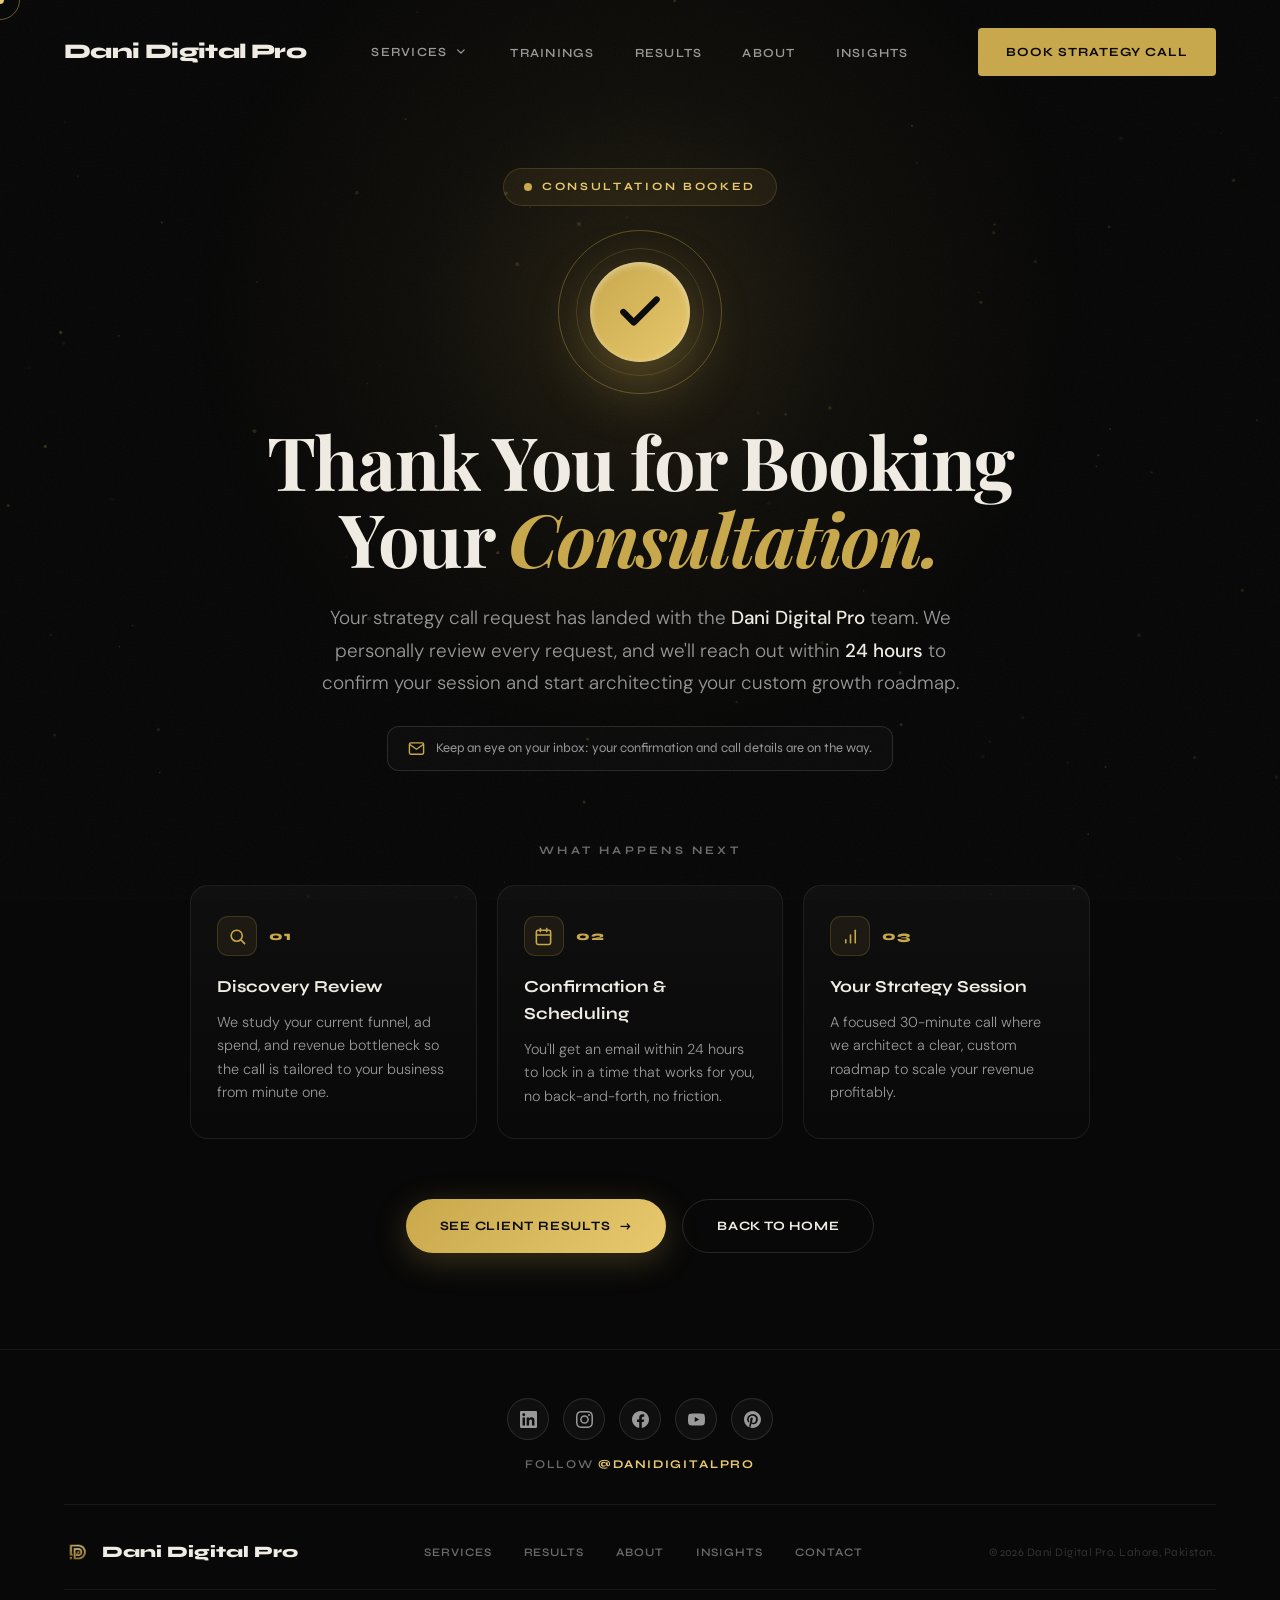
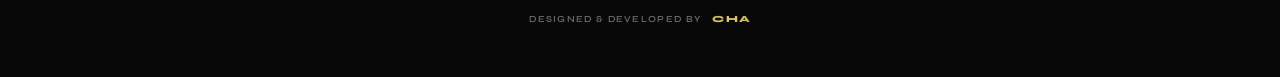
<file: thank-you-hire.html>
<!DOCTYPE html>
<html lang="en">
<head>
  <!-- Google Tag Manager -->
  <script>(function(w,d,s,l,i){w[l]=w[l]||[];w[l].push({'gtm.start':
  new Date().getTime(),event:'gtm.js'});var f=d.getElementsByTagName(s)[0],
  j=d.createElement(s),dl=l!='dataLayer'?'&l='+l:'';j.async=true;j.src=
  'https://www.googletagmanager.com/gtm.js?id='+i+dl;f.parentNode.insertBefore(j,f);
  })(window,document,'script','dataLayer','GTM-TC7VLX3K');</script>
  <!-- End Google Tag Manager -->

  <!-- Google tag (gtag.js) -->
  <script async src="https://www.googletagmanager.com/gtag/js?id=G-S8BD9KWF6C"></script>
  <script>
    window.dataLayer = window.dataLayer || [];
    function gtag(){dataLayer.push(arguments);}
    gtag('js', new Date());

    gtag('config', 'G-S8BD9KWF6C');
  </script>

  <meta charset="UTF-8">
  <meta name="viewport" content="width=device-width, initial-scale=1.0">
  <title>Thank You | Consultation Booked | Dani Digital Pro</title>
  <meta name="description" content="Your strategy consultation request has been received. The Dani Digital Pro team will reach out within 24 hours to confirm your session and map your growth roadmap." />
  <link rel="canonical" href="https://danidigitalpro.com/thank-you-hire" />
  <meta name="robots" content="noindex, follow" />
  <meta name="author" content="Dani Digital Pro" />
  <meta name="theme-color" content="#080808" />

  <link rel="icon" type="image/png" sizes="96x96" href="/favicon-96x96.png" />
  <link rel="icon" type="image/png" sizes="48x48" href="/favicon-48x48.png" />
  <link rel="icon" href="/favicon.ico" sizes="any" />
  <link rel="icon" type="image/png" sizes="512x512" href="/favicon.png" />
  <link rel="apple-touch-icon" sizes="180x180" href="/apple-touch-icon.png" />
  <link rel="manifest" href="/site.webmanifest" />

  <meta property="og:type" content="website" />
  <meta property="og:site_name" content="Dani Digital Pro" />
  <meta property="og:title" content="Thank You | Consultation Booked | Dani Digital Pro" />
  <meta property="og:description" content="Your strategy consultation request has been received. Our team will reach out within 24 hours to confirm your session." />
  <meta property="og:url" content="https://danidigitalpro.com/thank-you-hire" />
  <meta property="og:image" content="https://danidigitalpro.com/images/og-image.jpg" />
  <meta property="og:image:width" content="1200" />
  <meta property="og:image:height" content="630" />

  <link rel="stylesheet" href="css/trainings.css">
  <link rel="stylesheet" href="css/nav-drawer.css">
  <link rel="stylesheet" href="css/scroll-top.css">
  <link rel="stylesheet" href="css/nav-dropdown.css">
  <link rel="stylesheet" href="css/social.css?v=3">

  <link href="https://fonts.googleapis.com/css2?family=DM+Sans:wght@300;400;500&family=Playfair+Display:ital,wght@0,400;0,700;0,900;1,400&family=Syne:wght@400;600;700;800&display=swap" rel="stylesheet">

  <style>
  /* ============================================================
     THANK-YOU / CONSULTATION CONFIRMATION  (page-specific only)
     Reuses trainings.css tokens + components. All classes ty-*.
  ============================================================ */
  .ty-hero {
    min-height: 100vh;
    display: flex; flex-direction: column;
    align-items: center; justify-content: center;
    text-align: center;
    padding: 168px 24px 96px;
    position: relative; overflow: hidden;
  }
  .ty-hero::before {
    content: ''; position: absolute; top: -12%; left: 50%; transform: translateX(-50%);
    width: 940px; height: 940px; max-width: 135vw;
    background: radial-gradient(circle, rgba(201,168,76,0.15) 0%, rgba(201,168,76,0.045) 34%, transparent 68%);
    pointer-events: none; z-index: 0;
  }
  .ty-inner { position: relative; z-index: 2; max-width: 900px; width: 100%; margin: 0 auto; }

  /* entrance - CSS-driven so the message shows even if JS never runs */
  .ty-anim { opacity: 0; transform: translateY(26px); animation: tyUp 0.95s cubic-bezier(0.19,1,0.22,1) forwards; }
  @keyframes tyUp { to { opacity: 1; transform: none; } }

  /* status badge */
  .ty-badge {
    display: inline-flex; align-items: center; gap: 10px;
    padding: 9px 20px; border: 1px solid var(--gold-border);
    border-radius: 100px; background: var(--gold-dim);
    font-family: 'Syne', sans-serif; font-size: 0.7rem; font-weight: 700;
    letter-spacing: 0.24em; text-transform: uppercase; color: var(--gold2);
    margin-bottom: 42px;
  }
  .ty-badge .dot {
    width: 8px; height: 8px; border-radius: 50%; background: var(--gold);
    animation: tyPulse 2s infinite;
  }
  @keyframes tyPulse {
    0%   { box-shadow: 0 0 0 0 rgba(201,168,76,0.5); }
    70%  { box-shadow: 0 0 0 12px rgba(201,168,76,0); }
    100% { box-shadow: 0 0 0 0 rgba(201,168,76,0); }
  }

  /* checkmark seal */
  .ty-seal { position: relative; width: 128px; height: 128px; margin: 0 auto 46px; }
  .ty-seal-ring { position: absolute; inset: 0; border-radius: 50%; border: 1px solid var(--gold-border); }
  .ty-seal-ring.r2 { inset: -18px; animation: tyRing 3s ease-out infinite; }
  .ty-seal-ring.r3 { inset: -18px; animation: tyRing 3s ease-out infinite 1.5s; }
  @keyframes tyRing {
    0%   { transform: scale(0.82); opacity: 0.55; }
    100% { transform: scale(1.28); opacity: 0; }
  }
  .ty-seal-core {
    position: absolute; inset: 14px; border-radius: 50%;
    background: linear-gradient(135deg, var(--gold) 0%, var(--gold2) 100%);
    display: flex; align-items: center; justify-content: center;
    box-shadow: 0 22px 60px rgba(201,168,76,0.36), inset 0 2px 7px rgba(255,255,255,0.45);
  }
  .ty-seal-core svg {
    width: 50px; height: 50px; fill: none; stroke: #0b0b0b; stroke-width: 3;
    stroke-linecap: round; stroke-linejoin: round;
    stroke-dasharray: 26; stroke-dashoffset: 26;
    animation: tyCheck 0.7s cubic-bezier(0.19,1,0.22,1) 0.4s forwards;
  }
  @keyframes tyCheck { to { stroke-dashoffset: 0; } }

  /* headline + copy */
  .ty-title {
    font-family: 'Playfair Display', serif; font-weight: 700;
    font-size: clamp(2.5rem, 6vw, 4.6rem); line-height: 1.05;
    color: var(--off); letter-spacing: -0.02em; margin-bottom: 26px;
  }
  .ty-title em { font-style: italic; color: var(--gold); }
  .ty-sub {
    font-family: 'DM Sans', sans-serif; font-weight: 300;
    font-size: clamp(1rem, 1.5vw, 1.18rem); line-height: 1.72;
    color: var(--muted2); max-width: 640px; margin: 0 auto;
  }
  .ty-sub strong { color: var(--off); font-weight: 500; }

  .ty-inbox {
    display: inline-flex; align-items: center; gap: 11px; margin-top: 26px;
    padding: 11px 20px; border: 1px solid var(--border2); border-radius: 12px;
    background: rgba(255,255,255,0.02);
    font-family: 'Syne', sans-serif; font-size: 0.82rem; color: var(--muted2);
  }
  .ty-inbox svg { width: 17px; height: 17px; stroke: var(--gold); fill: none; stroke-width: 2; flex-shrink: 0; }
  .ty-inbox b { color: var(--off); font-weight: 600; }

  /* next steps */
  .ty-eyebrow {
    font-family: 'Syne', sans-serif; font-size: 0.72rem; font-weight: 700;
    letter-spacing: 0.28em; text-transform: uppercase; color: var(--muted);
    margin: 70px 0 26px;
  }
  .ty-steps {
    display: grid; grid-template-columns: repeat(3, 1fr); gap: 20px;
    max-width: 920px; margin: 0 auto 60px; text-align: left;
  }
  .ty-step {
    position: relative; padding: 30px 26px;
    background: linear-gradient(180deg, rgba(255,255,255,0.032), rgba(255,255,255,0.008));
    border: 1px solid var(--border); border-radius: 18px;
    transition: transform 0.5s cubic-bezier(0.19,1,0.22,1), border-color 0.5s;
  }
  .ty-step:hover { transform: translateY(-6px); border-color: var(--gold-border); }
  .ty-step-num {
    display: flex; align-items: center; gap: 12px; margin-bottom: 18px;
    font-family: 'Syne', sans-serif; font-weight: 800; font-size: 0.8rem;
    letter-spacing: 0.08em; color: var(--gold);
  }
  .ty-step-ico {
    width: 40px; height: 40px; border-radius: 11px; flex-shrink: 0;
    background: var(--gold-dim); border: 1px solid var(--gold-border);
    display: inline-flex; align-items: center; justify-content: center;
  }
  .ty-step-ico svg { width: 19px; height: 19px; stroke: var(--gold); fill: none; stroke-width: 2; stroke-linecap: round; stroke-linejoin: round; }
  .ty-step h3 { font-family: 'Syne', sans-serif; font-size: 1.05rem; font-weight: 700; color: var(--off); margin-bottom: 10px; }
  .ty-step p { font-family: 'DM Sans', sans-serif; font-weight: 300; font-size: 0.9rem; line-height: 1.62; color: var(--muted2); }

  /* CTAs */
  .ty-cta-row { display: flex; gap: 16px; justify-content: center; flex-wrap: wrap; }
  .ty-btn {
    display: inline-flex; align-items: center; gap: 10px;
    padding: 16px 34px; border-radius: 100px; cursor: pointer;
    font-family: 'Syne', sans-serif; font-weight: 700; font-size: 0.8rem;
    letter-spacing: 0.06em; text-transform: uppercase;
    transition: all 0.4s cubic-bezier(0.19,1,0.22,1);
  }
  .ty-btn-gold { background: linear-gradient(135deg, var(--gold), var(--gold2)); color: #0b0b0b; box-shadow: 0 8px 32px rgba(201,168,76,0.25); }
  .ty-btn-gold:hover { transform: translateY(-2px); box-shadow: 0 16px 48px rgba(201,168,76,0.35); }
  .ty-btn-ghost { background: transparent; color: var(--off); border: 1px solid var(--border2); }
  .ty-btn-ghost:hover { border-color: var(--gold); color: var(--gold); }
  .ty-btn .arrow { transition: transform 0.4s cubic-bezier(0.19,1,0.22,1); }
  .ty-btn:hover .arrow { transform: translateX(4px); }

  /* focus visibility (no :focus-visible styles exist site-wide) */
  .ty-btn:focus-visible { outline: 2px solid var(--gold2); outline-offset: 3px; }

  /* responsive */
  @media (max-width: 900px) { .ty-steps { grid-template-columns: 1fr; max-width: 460px; } }
  @media (max-width: 560px) {
    .ty-hero { padding: 132px 20px 76px; }
    .ty-seal { width: 108px; height: 108px; }
    .ty-cta-row { flex-direction: column; width: 100%; max-width: 360px; margin: 0 auto; }
    .ty-btn { width: 100%; justify-content: center; }
  }

  @media (prefers-reduced-motion: reduce) {
    .ty-anim, .ty-badge .dot, .ty-seal-ring.r2, .ty-seal-ring.r3, .ty-seal-core svg {
      animation: none !important; opacity: 1 !important; transform: none !important;
    }
    .ty-seal-core svg { stroke-dashoffset: 0 !important; }
  }
  </style>
</head>
<body>
<!-- Google Tag Manager (noscript) -->
<noscript><iframe src="https://www.googletagmanager.com/ns.html?id=GTM-TC7VLX3K"
height="0" width="0" style="display:none;visibility:hidden"></iframe></noscript>
<!-- End Google Tag Manager (noscript) -->

  <div class="cursor-dot" id="cursorDot"></div>
  <div class="cursor-ring" id="cursorRing"></div>
  <canvas id="particles"></canvas>

  <nav id="navbar">
    <a href="./" class="nav-logo"><span>Dani Digital Pro</span></a>

    <button class="nav-toggle" type="button" aria-label="Open navigation" aria-controls="primaryNavigation" aria-expanded="false">
      <span></span>
      <span></span>
      <span></span>
    </button>

    <ul class="nav-links" id="primaryNavigation">
      <li class="nav-dropdown">
        <a href="./#services" class="nav-dropdown-toggle">Services</a>
        <button class="nav-dropdown-caret" type="button" aria-haspopup="true" aria-expanded="false" aria-controls="servicesMenu" aria-label="Toggle Services menu">
          <svg viewBox="0 0 24 24" fill="none" stroke="currentColor" stroke-width="2.5" stroke-linecap="round" stroke-linejoin="round"><polyline points="6 9 12 15 18 9"></polyline></svg>
        </button>
        <div class="nav-dropdown-menu" id="servicesMenu" role="menu">
          <a href="./#ai-search-ppc" class="nd-item" role="menuitem">
            <span class="nd-ico"><svg viewBox="0 0 24 24" fill="none" stroke="currentColor" stroke-width="2" stroke-linecap="round" stroke-linejoin="round"><circle cx="11" cy="11" r="7"></circle><line x1="21" y1="21" x2="16.65" y2="16.65"></line></svg></span>
            <span class="nd-text"><span class="nd-title">AI-Search &amp; PPC</span><span class="nd-desc">Google &amp; Bing Ads · AI bidding</span></span>
            <span class="nd-arrow"><svg viewBox="0 0 24 24" fill="none" stroke="currentColor" stroke-width="2" stroke-linecap="round" stroke-linejoin="round"><line x1="5" y1="12" x2="19" y2="12"></line><polyline points="12 5 19 12 12 19"></polyline></svg></span>
          </a>
          <a href="./#paid-social-funnels" class="nd-item" role="menuitem">
            <span class="nd-ico"><svg viewBox="0 0 24 24" fill="none" stroke="currentColor" stroke-width="2" stroke-linecap="round" stroke-linejoin="round"><circle cx="18" cy="5" r="3"></circle><circle cx="6" cy="12" r="3"></circle><circle cx="18" cy="19" r="3"></circle><line x1="8.59" y1="13.51" x2="15.42" y2="17.49"></line><line x1="15.41" y1="6.51" x2="8.59" y2="10.49"></line></svg></span>
            <span class="nd-text"><span class="nd-title">Paid Social Funnels</span><span class="nd-desc">Meta, TikTok, Snap &amp; X ad funnels</span></span>
            <span class="nd-arrow"><svg viewBox="0 0 24 24" fill="none" stroke="currentColor" stroke-width="2" stroke-linecap="round" stroke-linejoin="round"><line x1="5" y1="12" x2="19" y2="12"></line><polyline points="12 5 19 12 12 19"></polyline></svg></span>
          </a>
          <a href="./#social-media-management" class="nd-item" role="menuitem">
            <span class="nd-ico"><svg viewBox="0 0 24 24" fill="none" stroke="currentColor" stroke-width="2" stroke-linecap="round" stroke-linejoin="round"><path d="M17 21v-2a4 4 0 0 0-4-4H5a4 4 0 0 0-4 4v2"></path><circle cx="9" cy="7" r="4"></circle><path d="M23 21v-2a4 4 0 0 0-3-3.87"></path><path d="M16 3.13a4 4 0 0 1 0 7.75"></path></svg></span>
            <span class="nd-text"><span class="nd-title">Social Media Management</span><span class="nd-desc">Organic brand building &amp; content</span></span>
            <span class="nd-arrow"><svg viewBox="0 0 24 24" fill="none" stroke="currentColor" stroke-width="2" stroke-linecap="round" stroke-linejoin="round"><line x1="5" y1="12" x2="19" y2="12"></line><polyline points="12 5 19 12 12 19"></polyline></svg></span>
          </a>
          <a href="./#ecommerce-scaling" class="nd-item" role="menuitem">
            <span class="nd-ico"><svg viewBox="0 0 24 24" fill="none" stroke="currentColor" stroke-width="2" stroke-linecap="round" stroke-linejoin="round"><circle cx="9" cy="21" r="1"></circle><circle cx="20" cy="21" r="1"></circle><path d="M1 1h4l2.68 13.39a2 2 0 0 0 2 1.61h9.72a2 2 0 0 0 2-1.61L23 6H6"></path></svg></span>
            <span class="nd-text"><span class="nd-title">E-Commerce Scaling</span><span class="nd-desc">Shopify funnels · retargeting · CRO</span></span>
            <span class="nd-arrow"><svg viewBox="0 0 24 24" fill="none" stroke="currentColor" stroke-width="2" stroke-linecap="round" stroke-linejoin="round"><line x1="5" y1="12" x2="19" y2="12"></line><polyline points="12 5 19 12 12 19"></polyline></svg></span>
          </a>
        </div>
      </li>
      <li><a href="trainings">Trainings</a></li>
      <li><a href="./#results">Results</a></li>
      <li><a href="./#about">About</a></li>
      <li><a href="insights">Insights</a></li>

      <li class="nav-mobile-cta-item">
        <a href="#apply" class="nav-mobile-cta"><span>Book Strategy Call</span></a>
      </li>
    </ul>

    <a href="#apply" class="nav-cta"><span>Book Strategy Call</span></a>
  </nav>

  <main class="ty-hero">
    <div class="ty-inner">

      <div class="ty-badge ty-anim" style="animation-delay:0.05s">
        <span class="dot"></span> Consultation Booked
      </div>

      <div class="ty-seal ty-anim" style="animation-delay:0.12s">
        <span class="ty-seal-ring"></span>
        <span class="ty-seal-ring r2"></span>
        <span class="ty-seal-ring r3"></span>
        <span class="ty-seal-core">
          <svg viewBox="0 0 24 24" aria-hidden="true"><polyline points="20 6 9 17 4 12"></polyline></svg>
        </span>
      </div>

      <h1 class="ty-title ty-anim" style="animation-delay:0.2s">Thank You for Booking<br>Your <em>Consultation.</em></h1>

      <p class="ty-sub ty-anim" style="animation-delay:0.3s">
        Your strategy call request has landed with the <strong>Dani Digital Pro</strong> team. We personally
        review every request, and we'll reach out within <strong>24 hours</strong> to confirm your session and
        start architecting your custom growth roadmap.
      </p>

      <div class="ty-inbox ty-anim" style="animation-delay:0.4s">
        <svg viewBox="0 0 24 24" aria-hidden="true"><path d="M4 4h16c1.1 0 2 .9 2 2v12c0 1.1-.9 2-2 2H4c-1.1 0-2-.9-2-2V6c0-1.1.9-2 2-2z"></path><polyline points="22,6 12,13 2,6"></polyline></svg>
        <span>Keep an eye on your inbox: your confirmation and call details are on the way.</span>
      </div>

      <div class="ty-eyebrow ty-anim" style="animation-delay:0.5s">What Happens Next</div>

      <div class="ty-steps">
        <div class="ty-step ty-anim" style="animation-delay:0.56s">
          <div class="ty-step-num">
            <span class="ty-step-ico"><svg viewBox="0 0 24 24" aria-hidden="true"><circle cx="11" cy="11" r="7"></circle><line x1="21" y1="21" x2="16.65" y2="16.65"></line></svg></span>
            01
          </div>
          <h3>Discovery Review</h3>
          <p>We study your current funnel, ad spend, and revenue bottleneck so the call is tailored to your business from minute one.</p>
        </div>
        <div class="ty-step ty-anim" style="animation-delay:0.64s">
          <div class="ty-step-num">
            <span class="ty-step-ico"><svg viewBox="0 0 24 24" aria-hidden="true"><rect x="3" y="4" width="18" height="18" rx="2"></rect><line x1="16" y1="2" x2="16" y2="6"></line><line x1="8" y1="2" x2="8" y2="6"></line><line x1="3" y1="10" x2="21" y2="10"></line></svg></span>
            02
          </div>
          <h3>Confirmation &amp; Scheduling</h3>
          <p>You'll get an email within 24 hours to lock in a time that works for you, no back-and-forth, no friction.</p>
        </div>
        <div class="ty-step ty-anim" style="animation-delay:0.72s">
          <div class="ty-step-num">
            <span class="ty-step-ico"><svg viewBox="0 0 24 24" aria-hidden="true"><line x1="12" y1="20" x2="12" y2="10"></line><line x1="18" y1="20" x2="18" y2="4"></line><line x1="6" y1="20" x2="6" y2="16"></line></svg></span>
            03
          </div>
          <h3>Your Strategy Session</h3>
          <p>A focused 30-minute call where we architect a clear, custom roadmap to scale your revenue profitably.</p>
        </div>
      </div>

      <div class="ty-cta-row ty-anim" style="animation-delay:0.8s">
        <a href="./#results" class="ty-btn ty-btn-gold">See Client Results <span class="arrow">→</span></a>
        <a href="./" class="ty-btn ty-btn-ghost">Back to Home</a>
      </div>

    </div>
  </main>

  <!-- Premium floating social tray (desktop side-rail; footer icons cover mobile/tablet) -->
  <div class="social-tray" aria-label="Follow Dani Digital Pro on social media">
    <span class="social-tray-top" aria-hidden="true"></span>
    <a class="social-tray-link" href="https://www.linkedin.com/in/danidigitalpro" target="_blank" rel="noopener noreferrer" aria-label="Dani Digital Pro on LinkedIn">
      <svg viewBox="0 0 24 24" fill="currentColor" aria-hidden="true"><path d="M20.447 20.452h-3.554v-5.569c0-1.328-.027-3.037-1.852-3.037-1.853 0-2.136 1.445-2.136 2.939v5.667H9.351V9h3.414v1.561h.046c.477-.9 1.637-1.85 3.37-1.85 3.601 0 4.267 2.37 4.267 5.455v6.286zM5.337 7.433a2.062 2.062 0 01-2.063-2.065 2.064 2.064 0 112.063 2.065zm1.782 13.019H3.555V9h3.564v11.452zM22.225 0H1.771C.792 0 0 .774 0 1.729v20.542C0 23.227.792 24 1.771 24h20.451C23.2 24 24 23.227 24 22.271V1.729C24 .774 23.2 0 22.225 0z"/></svg>
      <span class="st-tip">LinkedIn</span>
    </a>
    <a class="social-tray-link" href="https://www.instagram.com/danidigitalpro" target="_blank" rel="noopener noreferrer" aria-label="Dani Digital Pro on Instagram">
      <svg viewBox="0 0 24 24" fill="currentColor" aria-hidden="true"><path d="M12 2.163c3.204 0 3.584.012 4.85.07 3.252.148 4.771 1.691 4.919 4.919.058 1.265.069 1.645.069 4.849 0 3.205-.012 3.584-.069 4.849-.149 3.225-1.664 4.771-4.919 4.919-1.266.058-1.644.07-4.85.07-3.204 0-3.584-.012-4.849-.07-3.26-.149-4.771-1.699-4.919-4.92-.058-1.265-.07-1.644-.07-4.849 0-3.204.013-3.583.07-4.849.149-3.227 1.664-4.771 4.919-4.919 1.266-.057 1.645-.069 4.849-.069zM12 0C8.741 0 8.333.014 7.053.072 2.695.272.273 2.69.073 7.052.014 8.333 0 8.741 0 12c0 3.259.014 3.668.072 4.948.2 4.358 2.618 6.78 6.98 6.98C8.333 23.986 8.741 24 12 24c3.259 0 3.668-.014 4.948-.072 4.354-.2 6.782-2.618 6.979-6.98.059-1.28.073-1.689.073-4.948 0-3.259-.014-3.667-.072-4.947-.196-4.354-2.617-6.78-6.979-6.98C15.668.014 15.259 0 12 0zm0 5.838a6.162 6.162 0 100 12.324 6.162 6.162 0 000-12.324zM12 16a4 4 0 110-8 4 4 0 010 8zm6.406-11.845a1.44 1.44 0 100 2.881 1.44 1.44 0 000-2.881z"/></svg>
      <span class="st-tip">Instagram</span>
    </a>
    <a class="social-tray-link" href="https://www.facebook.com/danidigitalpro" target="_blank" rel="noopener noreferrer" aria-label="Dani Digital Pro on Facebook">
      <svg viewBox="0 0 24 24" fill="currentColor" aria-hidden="true"><path d="M24 12.073c0-6.627-5.373-12-12-12s-12 5.373-12 12c0 5.99 4.388 10.954 10.125 11.854v-8.385H7.078v-3.47h3.047V9.43c0-3.007 1.792-4.669 4.533-4.669 1.312 0 2.686.235 2.686.235v2.953H15.83c-1.491 0-1.956.925-1.956 1.874v2.25h3.328l-.532 3.47h-2.796v8.385C19.612 23.027 24 18.062 24 12.073z"/></svg>
      <span class="st-tip">Facebook</span>
    </a>
    <a class="social-tray-link" href="https://www.youtube.com/@danidigitalpro" target="_blank" rel="noopener noreferrer" aria-label="Dani Digital Pro on YouTube">
      <svg viewBox="0 0 24 24" fill="currentColor" aria-hidden="true"><path d="M23.498 6.186a3.016 3.016 0 0 0-2.122-2.136C19.505 3.545 12 3.545 12 3.545s-7.505 0-9.377.505A3.017 3.017 0 0 0 .502 6.186C0 8.07 0 12 0 12s0 3.93.502 5.814a3.016 3.016 0 0 0 2.122 2.136c1.871.505 9.376.505 9.376.505s7.505 0 9.377-.505a3.015 3.015 0 0 0 2.122-2.136C24 15.93 24 12 24 12s0-3.93-.502-5.814zM9.545 15.568V8.432L15.818 12l-6.273 3.568z"/></svg>
      <span class="st-tip">YouTube</span>
    </a>
    <a class="social-tray-link" href="https://www.pinterest.com/daniidigitalpro/" target="_blank" rel="noopener noreferrer" aria-label="Dani Digital Pro on Pinterest">
      <svg viewBox="0 0 24 24" fill="currentColor" aria-hidden="true"><path d="M12.017 0C5.396 0 .029 5.367.029 11.987c0 5.079 3.158 9.417 7.618 11.162-.105-.949-.199-2.403.041-3.439.219-.937 1.406-5.957 1.406-5.957s-.359-.72-.359-1.781c0-1.668.967-2.914 2.171-2.914 1.023 0 1.518.769 1.518 1.688 0 1.029-.653 2.567-.992 3.992-.285 1.193.6 2.165 1.775 2.165 2.128 0 3.768-2.245 3.768-5.487 0-2.861-2.063-4.869-5.008-4.869-3.41 0-5.409 2.562-5.409 5.199 0 1.033.394 2.143.889 2.741.099.12.112.225.085.345-.09.375-.293 1.199-.334 1.363-.053.225-.172.271-.401.165-1.495-.69-2.433-2.878-2.433-4.646 0-3.776 2.748-7.252 7.92-7.252 4.158 0 7.392 2.967 7.392 6.923 0 4.135-2.607 7.462-6.233 7.462-1.214 0-2.354-.629-2.758-1.379l-.749 2.848c-.269 1.045-1.004 2.352-1.498 3.146 1.123.345 2.306.535 3.55.535 6.607 0 11.985-5.365 11.985-11.987C23.97 5.39 18.592.026 12.018.026L12.017 0z"/></svg>
      <span class="st-tip">Pinterest</span>
    </a>
    <span class="social-tray-follow" aria-hidden="true">Follow</span>
  </div>
  <footer>
    <div class="footer-social">
      <div class="footer-social-icons">
        <a href="https://www.linkedin.com/in/danidigitalpro" target="_blank" rel="noopener noreferrer" aria-label="Dani Digital Pro on LinkedIn"><svg viewBox="0 0 24 24" fill="currentColor" aria-hidden="true"><path d="M20.447 20.452h-3.554v-5.569c0-1.328-.027-3.037-1.852-3.037-1.853 0-2.136 1.445-2.136 2.939v5.667H9.351V9h3.414v1.561h.046c.477-.9 1.637-1.85 3.37-1.85 3.601 0 4.267 2.37 4.267 5.455v6.286zM5.337 7.433a2.062 2.062 0 01-2.063-2.065 2.064 2.064 0 112.063 2.065zm1.782 13.019H3.555V9h3.564v11.452zM22.225 0H1.771C.792 0 0 .774 0 1.729v20.542C0 23.227.792 24 1.771 24h20.451C23.2 24 24 23.227 24 22.271V1.729C24 .774 23.2 0 22.225 0z"/></svg></a>
        <a href="https://www.instagram.com/danidigitalpro" target="_blank" rel="noopener noreferrer" aria-label="Dani Digital Pro on Instagram"><svg viewBox="0 0 24 24" fill="currentColor" aria-hidden="true"><path d="M12 2.163c3.204 0 3.584.012 4.85.07 3.252.148 4.771 1.691 4.919 4.919.058 1.265.069 1.645.069 4.849 0 3.205-.012 3.584-.069 4.849-.149 3.225-1.664 4.771-4.919 4.919-1.266.058-1.644.07-4.85.07-3.204 0-3.584-.012-4.849-.07-3.26-.149-4.771-1.699-4.919-4.92-.058-1.265-.07-1.644-.07-4.849 0-3.204.013-3.583.07-4.849.149-3.227 1.664-4.771 4.919-4.919 1.266-.057 1.645-.069 4.849-.069zM12 0C8.741 0 8.333.014 7.053.072 2.695.272.273 2.69.073 7.052.014 8.333 0 8.741 0 12c0 3.259.014 3.668.072 4.948.2 4.358 2.618 6.78 6.98 6.98C8.333 23.986 8.741 24 12 24c3.259 0 3.668-.014 4.948-.072 4.354-.2 6.782-2.618 6.979-6.98.059-1.28.073-1.689.073-4.948 0-3.259-.014-3.667-.072-4.947-.196-4.354-2.617-6.78-6.979-6.98C15.668.014 15.259 0 12 0zm0 5.838a6.162 6.162 0 100 12.324 6.162 6.162 0 000-12.324zM12 16a4 4 0 110-8 4 4 0 010 8zm6.406-11.845a1.44 1.44 0 100 2.881 1.44 1.44 0 000-2.881z"/></svg></a>
        <a href="https://www.facebook.com/danidigitalpro" target="_blank" rel="noopener noreferrer" aria-label="Dani Digital Pro on Facebook"><svg viewBox="0 0 24 24" fill="currentColor" aria-hidden="true"><path d="M24 12.073c0-6.627-5.373-12-12-12s-12 5.373-12 12c0 5.99 4.388 10.954 10.125 11.854v-8.385H7.078v-3.47h3.047V9.43c0-3.007 1.792-4.669 4.533-4.669 1.312 0 2.686.235 2.686.235v2.953H15.83c-1.491 0-1.956.925-1.956 1.874v2.25h3.328l-.532 3.47h-2.796v8.385C19.612 23.027 24 18.062 24 12.073z"/></svg></a>
        <a href="https://www.youtube.com/@danidigitalpro" target="_blank" rel="noopener noreferrer" aria-label="Dani Digital Pro on YouTube"><svg viewBox="0 0 24 24" fill="currentColor" aria-hidden="true"><path d="M23.498 6.186a3.016 3.016 0 0 0-2.122-2.136C19.505 3.545 12 3.545 12 3.545s-7.505 0-9.377.505A3.017 3.017 0 0 0 .502 6.186C0 8.07 0 12 0 12s0 3.93.502 5.814a3.016 3.016 0 0 0 2.122 2.136c1.871.505 9.376.505 9.376.505s7.505 0 9.377-.505a3.015 3.015 0 0 0 2.122-2.136C24 15.93 24 12 24 12s0-3.93-.502-5.814zM9.545 15.568V8.432L15.818 12l-6.273 3.568z"/></svg></a>
        <a href="https://www.pinterest.com/daniidigitalpro/" target="_blank" rel="noopener noreferrer" aria-label="Dani Digital Pro on Pinterest"><svg viewBox="0 0 24 24" fill="currentColor" aria-hidden="true"><path d="M12.017 0C5.396 0 .029 5.367.029 11.987c0 5.079 3.158 9.417 7.618 11.162-.105-.949-.199-2.403.041-3.439.219-.937 1.406-5.957 1.406-5.957s-.359-.72-.359-1.781c0-1.668.967-2.914 2.171-2.914 1.023 0 1.518.769 1.518 1.688 0 1.029-.653 2.567-.992 3.992-.285 1.193.6 2.165 1.775 2.165 2.128 0 3.768-2.245 3.768-5.487 0-2.861-2.063-4.869-5.008-4.869-3.41 0-5.409 2.562-5.409 5.199 0 1.033.394 2.143.889 2.741.099.12.112.225.085.345-.09.375-.293 1.199-.334 1.363-.053.225-.172.271-.401.165-1.495-.69-2.433-2.878-2.433-4.646 0-3.776 2.748-7.252 7.92-7.252 4.158 0 7.392 2.967 7.392 6.923 0 4.135-2.607 7.462-6.233 7.462-1.214 0-2.354-.629-2.758-1.379l-.749 2.848c-.269 1.045-1.004 2.352-1.498 3.146 1.123.345 2.306.535 3.55.535 6.607 0 11.985-5.365 11.985-11.987C23.97 5.39 18.592.026 12.018.026L12.017 0z"/></svg></a>
      </div>
      <span class="footer-social-handle">Follow <b>@danidigitalpro</b></span>
    </div>
    <div class="footer-inner">
      <a href="./" class="footer-logo">
        <img src="images/ddp-logo.png" alt="DDP Mark" class="footer-img-logo">
        <span>Dani Digital Pro</span>
      </a>
      <div class="footer-links">
        <a href="./#services">Services</a>
        <a href="./#results">Results</a>
        <a href="./#about">About</a>
        <a href="./#insights">Insights</a>
        <a href="#apply">Contact</a>
      </div>
      <div class="footer-copy">© 2026 Dani Digital Pro. Lahore, Pakistan.</div>
    </div>
    <div class="footer-credit">
      <span>Designed &amp; Developed by</span>
      <a href="https://choudaryhussainali.online/" target="_blank" rel="noopener noreferrer" class="footer-credit-link" aria-label="Website designed and developed by CHA (opens in a new tab)">
        <span class="footer-credit-badge">CHA</span>
      </a>
    </div>
  </footer>

  <!-- ============================================================
       CONTACT / STRATEGY-CALL MODAL
       Opened in-page by the header + footer "Book Strategy Call" /
       "Contact" CTAs (a[href="#apply"]). Mirrors the other pages.
  ============================================================ -->
  <div class="ddp-contact-modal-overlay" id="contactModal" aria-hidden="true">
    <div class="ddp-contact-backdrop" id="contactModalBackdrop"></div>

    <div class="ddp-contact-modal" role="dialog" aria-modal="true" aria-labelledby="contactModalTitle">
      <button class="ddp-modal-close" id="closeContactModal" aria-label="Close contact form">&times;</button>

      <div class="ddp-contact-grid">

        <div class="ddp-contact-left">
          <div class="ddp-modal-badge">Initiate System</div>
          <h2 class="ddp-modal-title" id="contactModalTitle">Book a 30 min<br><em>Strategy Call</em></h2>
          <p class="ddp-modal-desc">Tell us about your current revenue bottleneck. If we are a fit, we will architect a custom growth roadmap.</p>

          <div class="contact-trust-info">
            <div class="ct-item">
              <svg viewBox="0 0 24 24" fill="none" stroke="currentColor" stroke-width="2"><path d="M4 4h16c1.1 0 2 .9 2 2v12c0 1.1-.9 2-2 2H4c-1.1 0-2-.9-2-2V6c0-1.1.9-2 2-2z"></path><polyline points="22,6 12,13 2,6"></polyline></svg>
              <a href="mailto:daniidigitalpro@gmail.com">daniidigitalpro@gmail.com</a>
            </div>
            <div class="ct-item">
              <svg viewBox="0 0 24 24" fill="none" stroke="currentColor" stroke-width="2"><path d="M22 16.92v3a2 2 0 0 1-2.18 2 19.79 19.79 0 0 1-8.63-3.07 19.5 19.5 0 0 1-6-6 19.79 19.79 0 0 1-3.07-8.67A2 2 0 0 1 4.11 2h3a2 2 0 0 1 2 1.72 12.84 12.84 0 0 0 .7 2.81 2 2 0 0 1-.45 2.11L8.09 9.91a16 16 0 0 0 6 6l1.27-1.27a2 2 0 0 1 2.11-.45 12.84 12.84 0 0 0 2.81.7A2 2 0 0 1 22 16.92z"></path></svg>
              <a href="tel:+923244859790">+92 324 485 9790</a>
            </div>
          </div>
        </div>

        <div class="ddp-contact-right">

          <form id="ddpStrategyForm" action="https://formspree.io/f/mvzeaded" method="POST">
            <div class="form-row-2">
              <div class="input-group">
                <label for="frmName">Full Name</label>
                <input type="text" id="frmName" name="name" required placeholder="John Doe">
              </div>
              <div class="input-group">
                <label for="frmEmail">Work Email</label>
                <input type="email" id="frmEmail" name="email" required placeholder="john@company.com">
              </div>
            </div>

            <div class="form-row-2">
              <div class="input-group">
                <label for="frmPhone">Phone Number</label>
                <input type="tel" id="frmPhone" name="phone" placeholder="+1 (555) 000-0000">
              </div>
              <div class="input-group">
                <label for="frmService">Primary Interest</label>
                <select id="frmService" name="service" required>
                  <option value="" disabled selected>Select an architecture...</option>
                  <option value="Google Ads &amp; SEM">AI-Search &amp; PPC Operations</option>
                  <option value="Meta Ads &amp; Social">Paid Social Funnel Scaling</option>
                  <option value="E-Commerce Growth">E-Commerce Scaling</option>
                  <option value="Organic Management">Elite Brand Management</option>
                </select>
              </div>
            </div>

            <div class="input-group">
              <label for="frmBusinessType">Business Type</label>
              <select id="frmBusinessType" name="business_type" required>
                <option value="" disabled selected>Select your business type...</option>
                <option value="Service Based">Service Based</option>
                <option value="E-Commerce">E-Commerce</option>
                <option value="SaaS (B2B)">SaaS (B2B)</option>
                <option value="Personal Brand">Personal Brand</option>
              </select>
            </div>

            <div class="input-group">
              <label for="frmDesc">Project Brief &amp; Revenue Goals</label>
              <textarea id="frmDesc" name="message" rows="4" required placeholder="Enter your website &amp; your biggest challenge."></textarea>
            </div>

            <button type="submit" class="ddp-btn ddp-btn-primary form-submit-btn" id="frmSubmitBtn" style="width: 100%; justify-content: center; margin-top: 16px;">
              <span>Book Strategy Call <span class="arrow">→</span></span>
            </button>
          </form>

          <div class="form-success-state" id="formSuccessState">
            <div class="success-icon-wrap">
              <svg viewBox="0 0 24 24" fill="none" stroke="currentColor" stroke-width="2"><path d="M22 11.08V12a10 10 0 1 1-5.93-9.14"></path><polyline points="22 4 12 14.01 9 11.01"></polyline></svg>
            </div>
            <h3 class="success-title">Application Secured.</h3>
            <p class="success-desc">Our architecture team has received your data. We will review your current infrastructure and contact you within 24 hours.</p>
            <button type="button" class="ddp-btn ddp-btn-outline" id="contactSuccessClose" style="margin-top: 24px;">Close Portal</button>
          </div>

        </div>
      </div>
    </div>
  </div>

  <script src="js/trainings.js"></script>
  <script src="js/nav-drawer.js"></script>
  <script src="js/scroll-top.js"></script>
  <script src="js/nav-dropdown.js"></script>
</body>
</html>
</file>
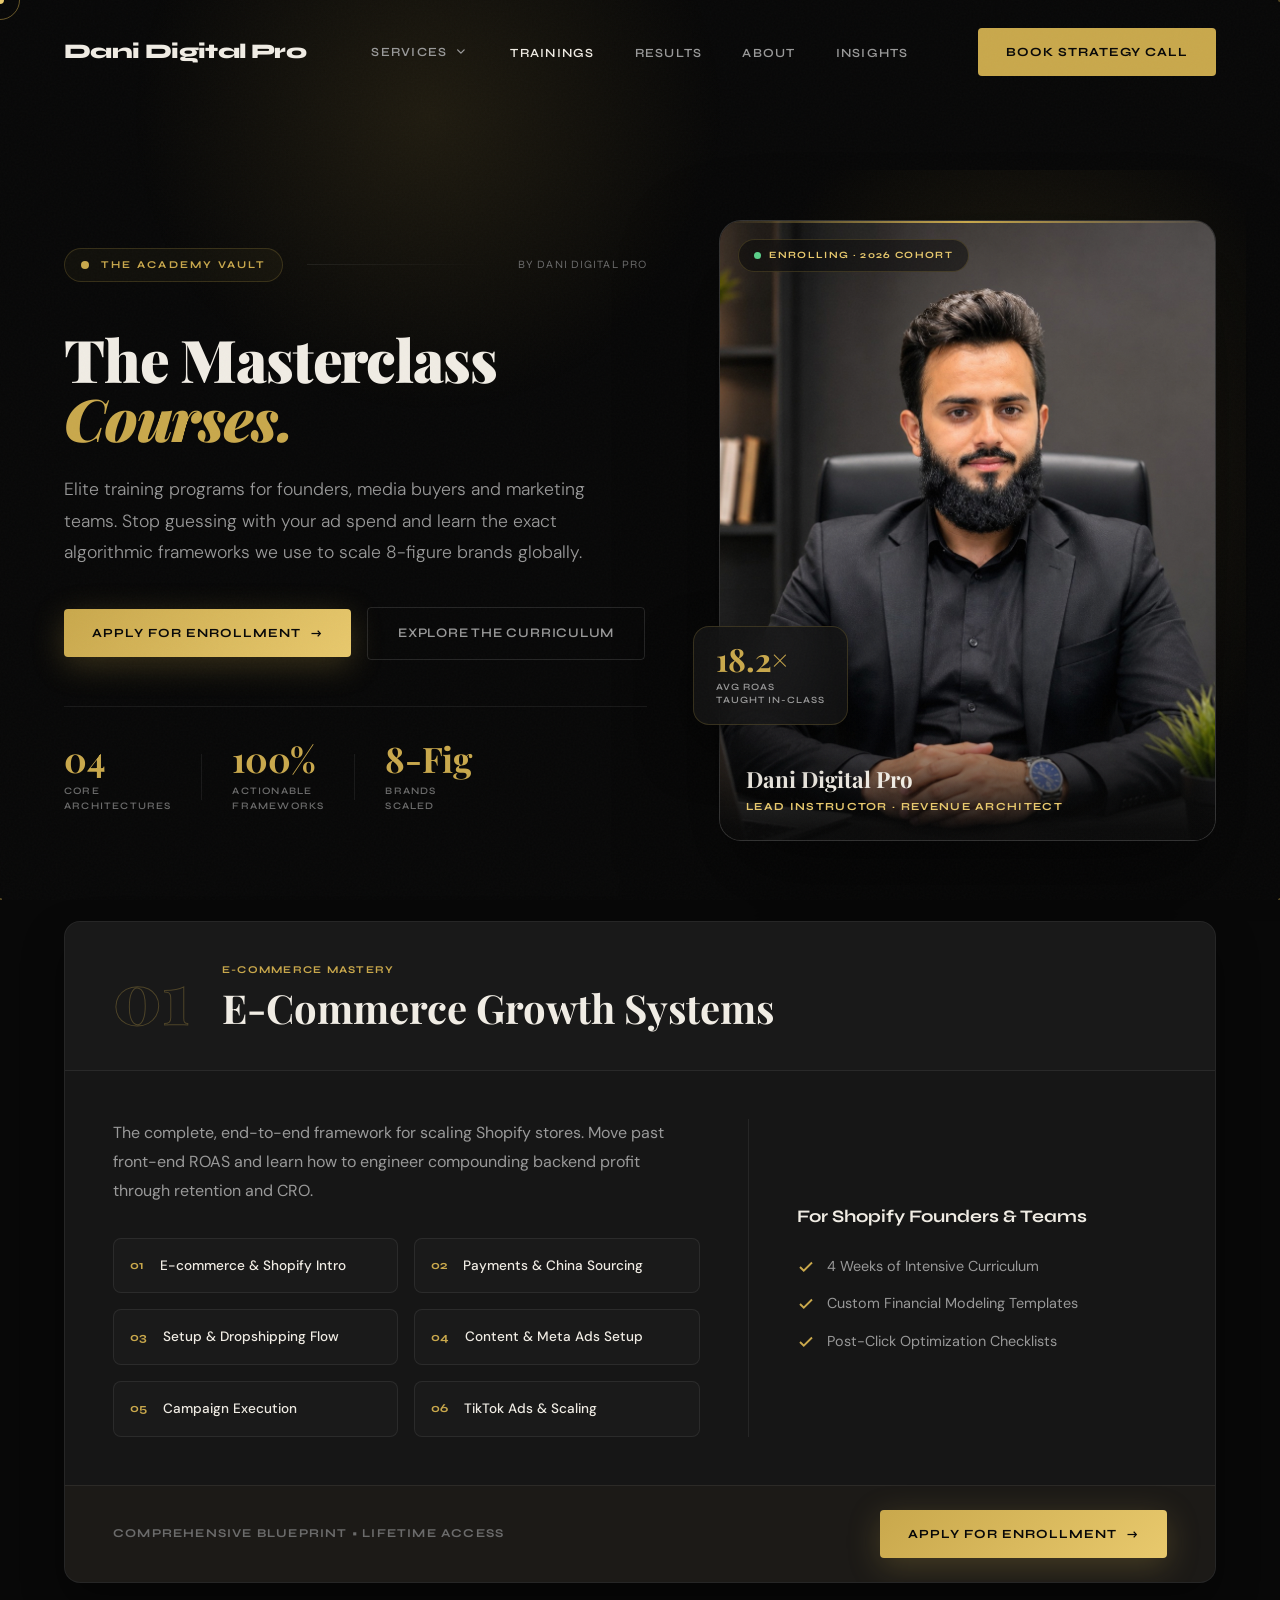
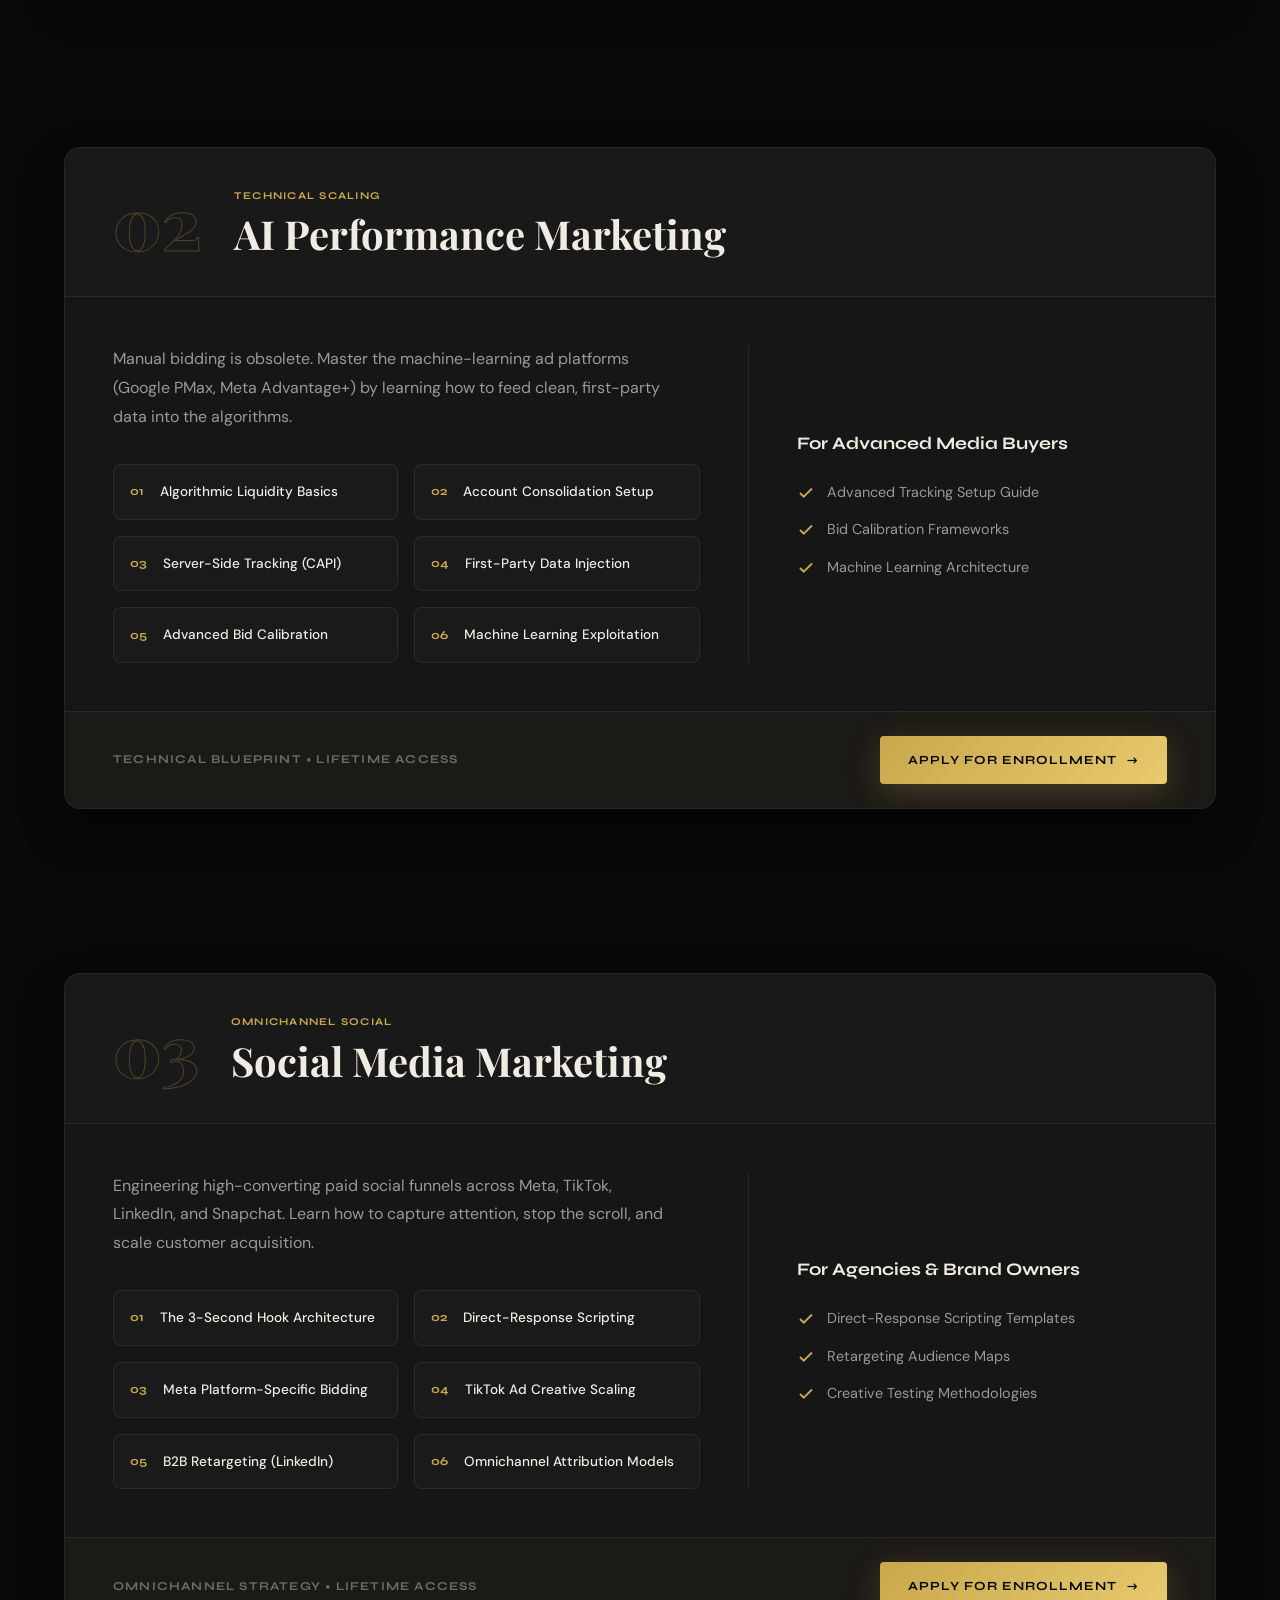
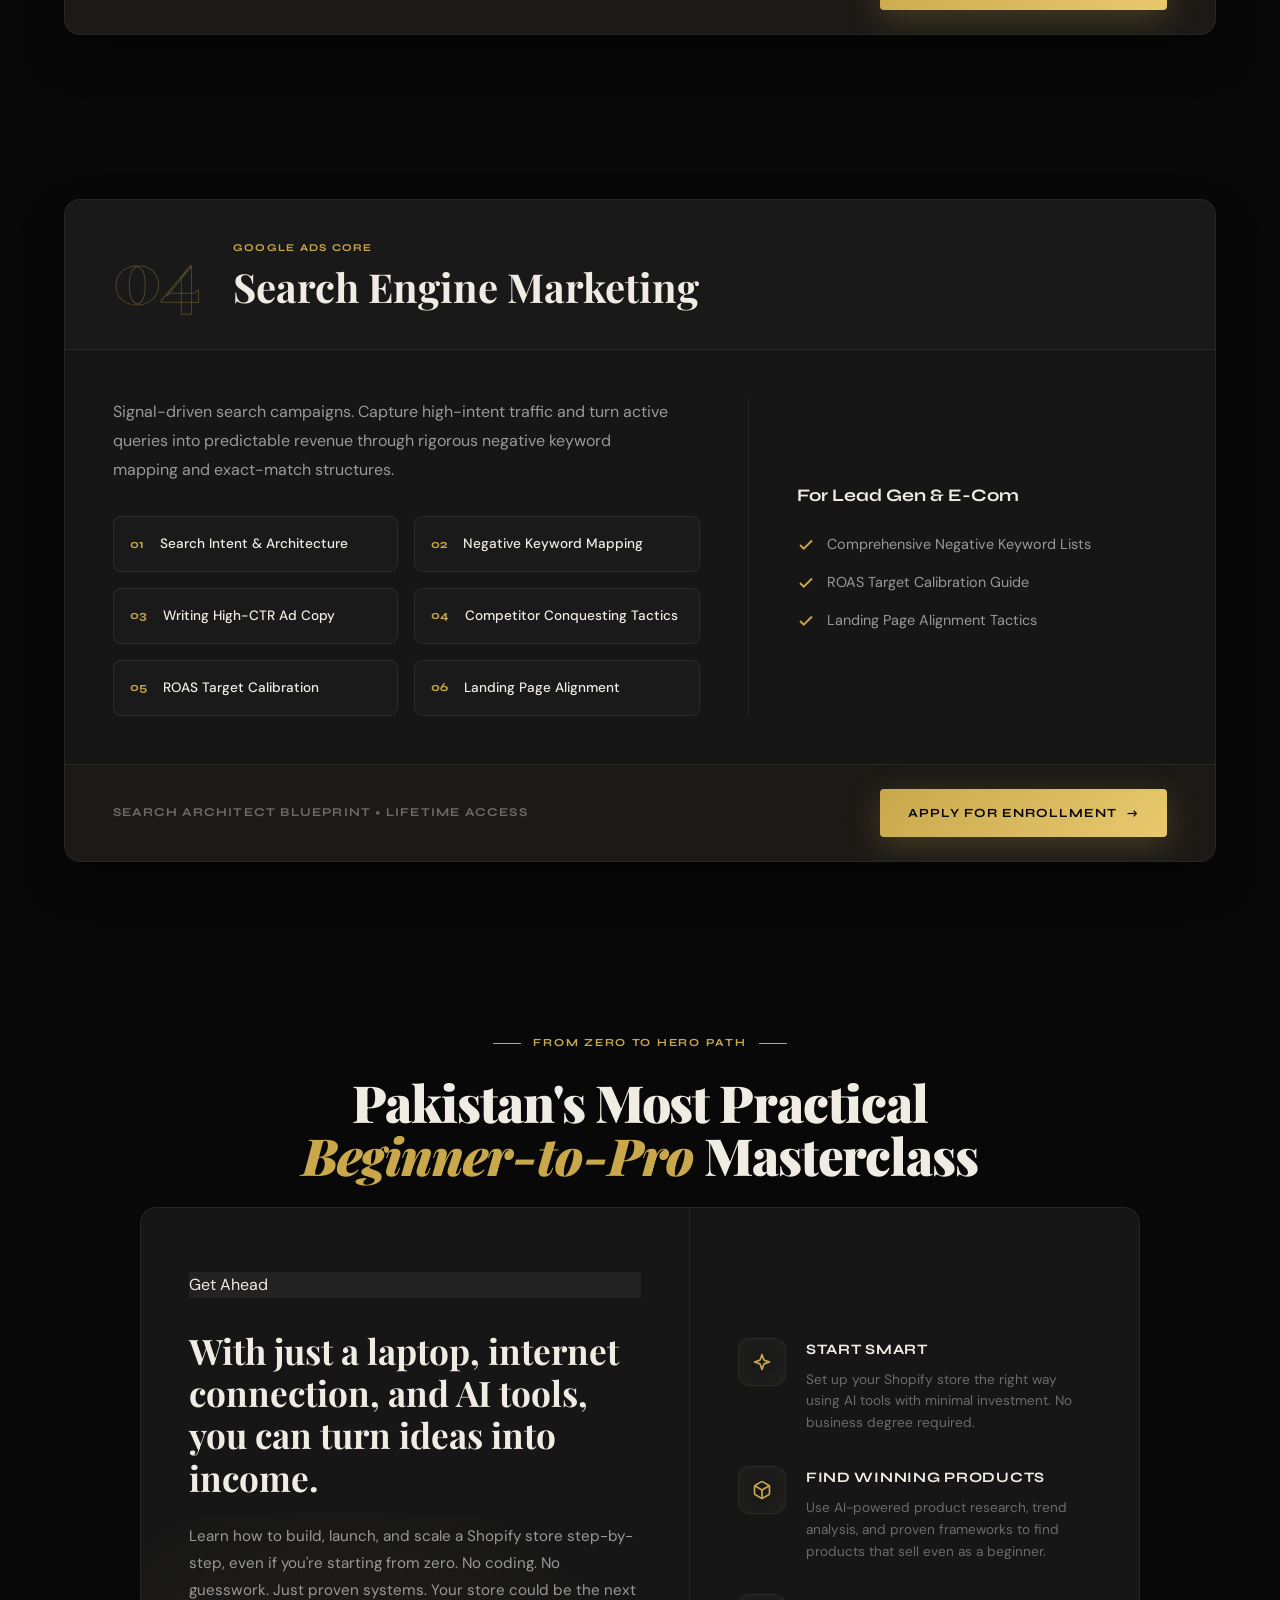
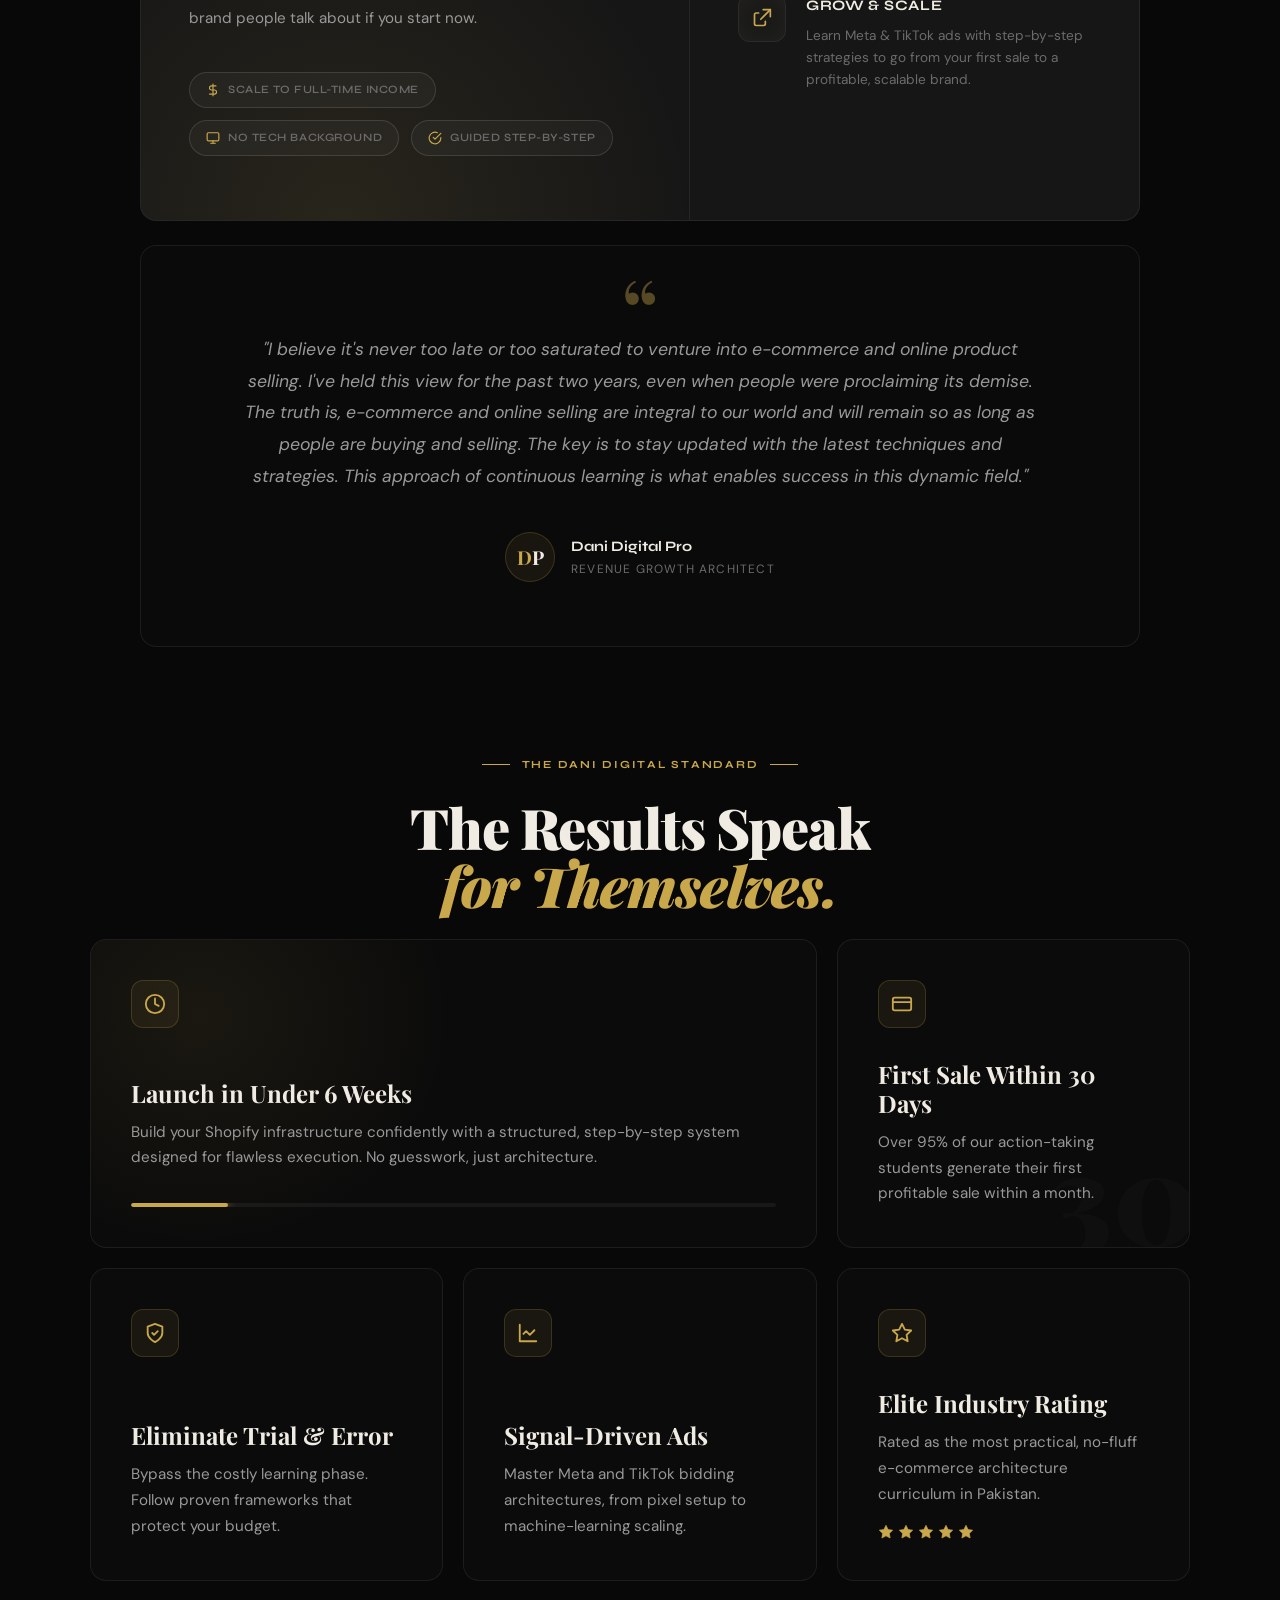
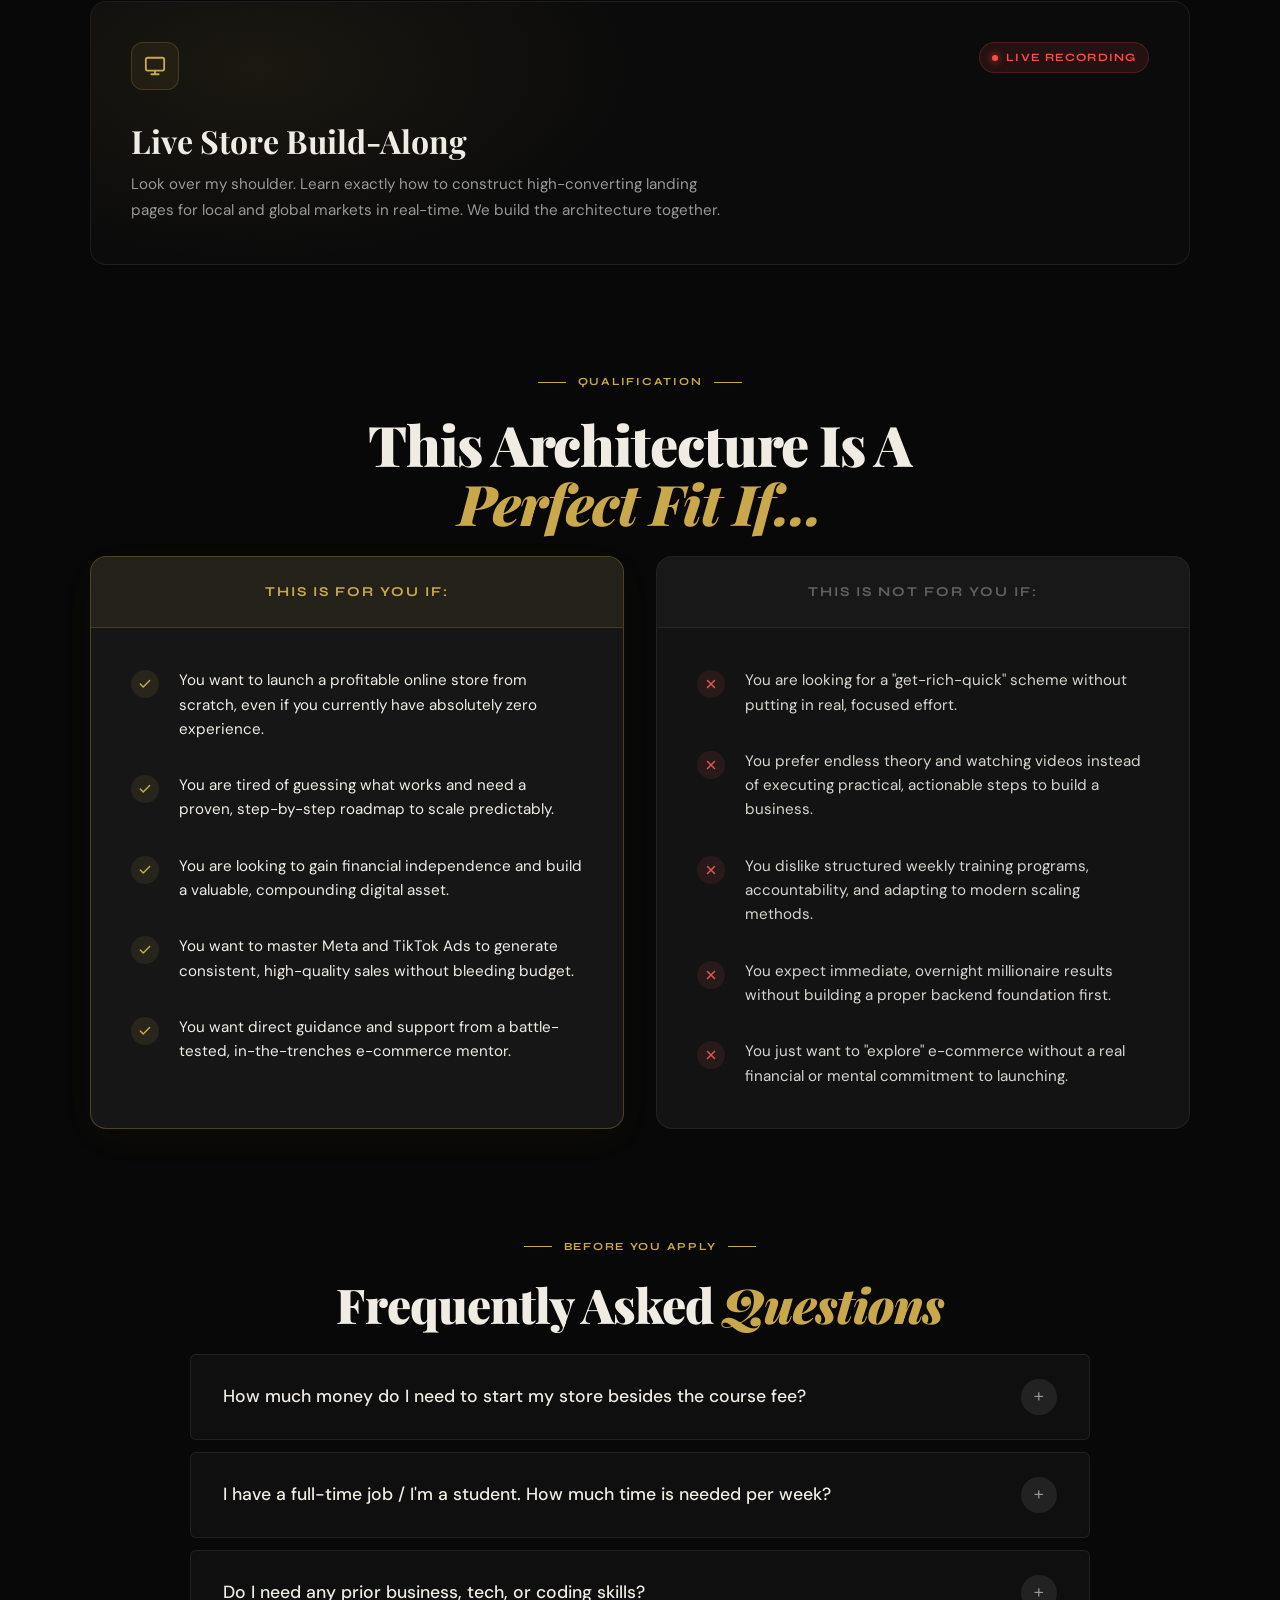
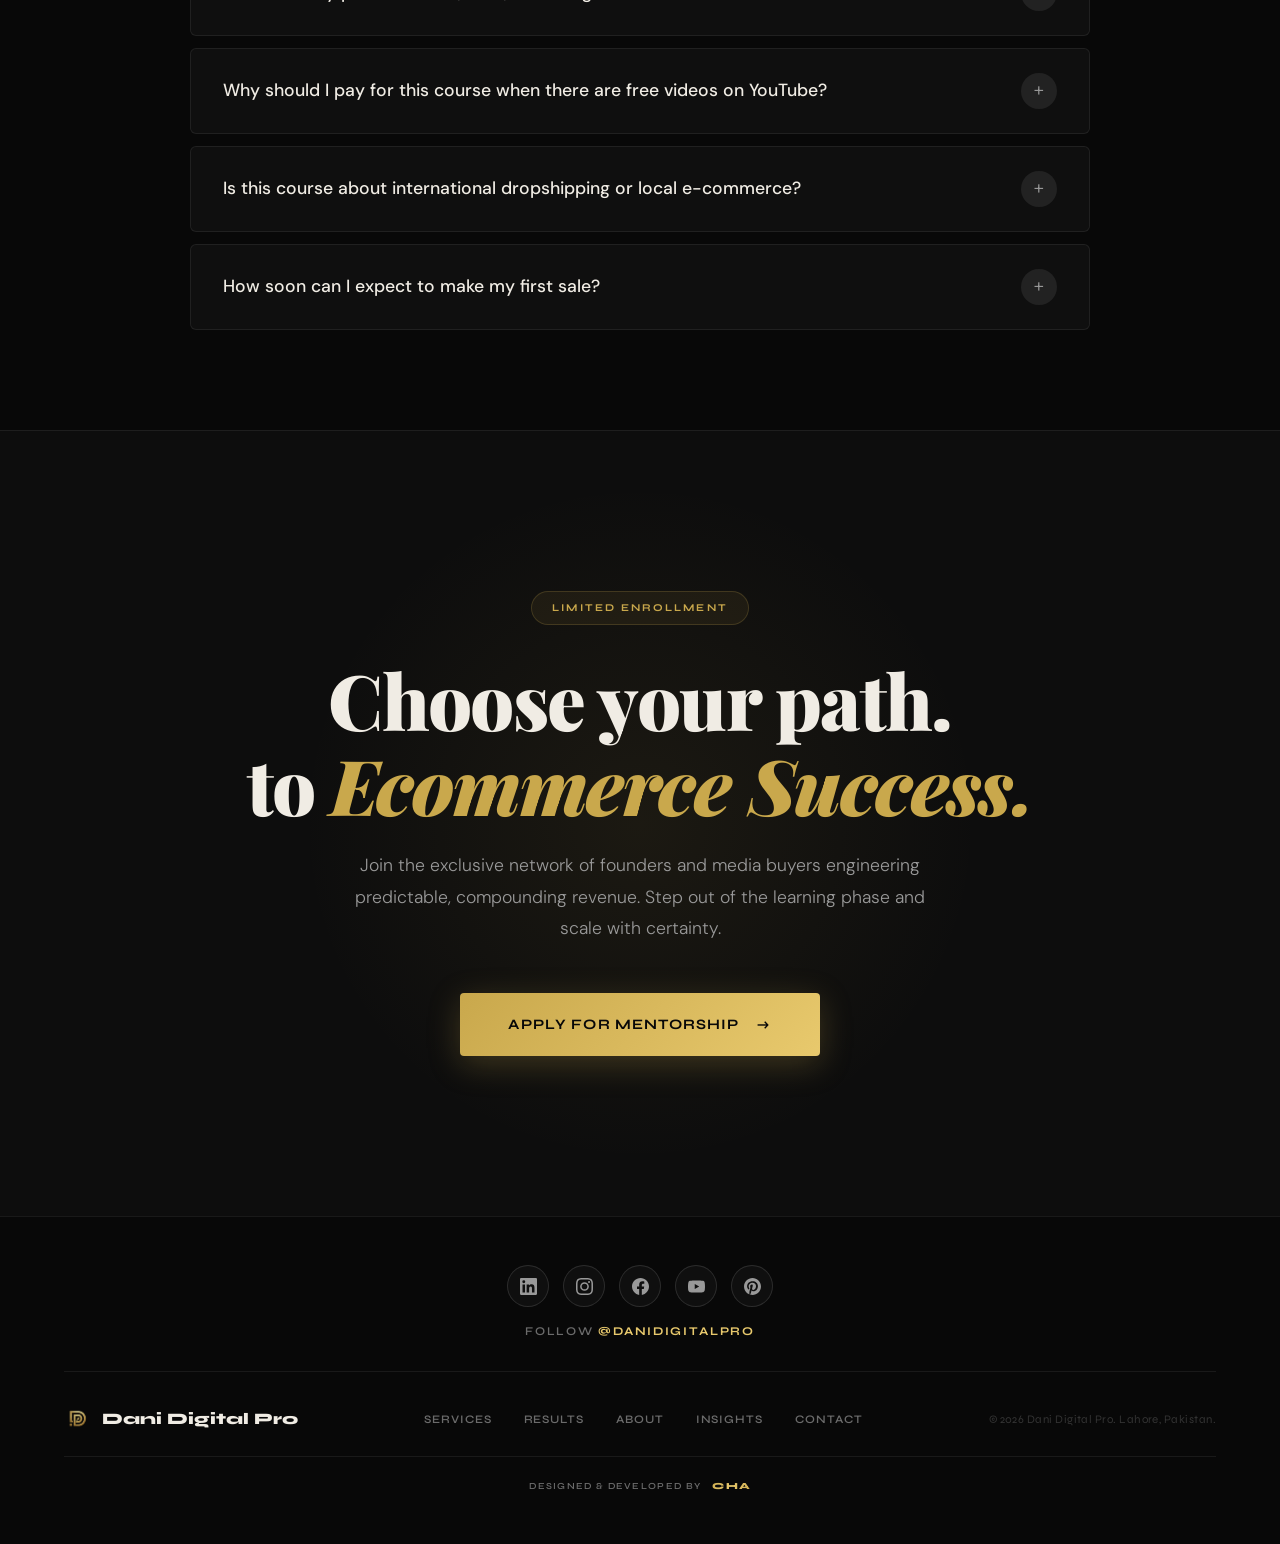
<file: trainings.html>
<!DOCTYPE html>
<html lang="en">
<head>
  <!-- Google Tag Manager -->
  <script>(function(w,d,s,l,i){w[l]=w[l]||[];w[l].push({'gtm.start':
  new Date().getTime(),event:'gtm.js'});var f=d.getElementsByTagName(s)[0],
  j=d.createElement(s),dl=l!='dataLayer'?'&l='+l:'';j.async=true;j.src=
  'https://www.googletagmanager.com/gtm.js?id='+i+dl;f.parentNode.insertBefore(j,f);
  })(window,document,'script','dataLayer','GTM-TC7VLX3K');</script>
  <!-- End Google Tag Manager -->

  <!-- Google tag (gtag.js) -->
  <script async src="https://www.googletagmanager.com/gtag/js?id=G-S8BD9KWF6C"></script>
  <script>
    window.dataLayer = window.dataLayer || [];
    function gtag(){dataLayer.push(arguments);}
    gtag('js', new Date());

    gtag('config', 'G-S8BD9KWF6C');
  </script>

  <meta charset="UTF-8">
  <meta name="viewport" content="width=device-width, initial-scale=1.0">
  <title>Digital Marketing &amp; E-Commerce Courses | Dani Digital Pro Academy</title>
  <meta name="description" content="Master e-commerce, AI performance marketing, paid social and Google Ads at the Dani Digital Pro Academy: elite masterclasses and 1-on-1 mentorship for founders and media buyers." />
  <link rel="canonical" href="https://danidigitalpro.com/trainings" />
  <meta name="robots" content="index, follow, max-image-preview:large, max-snippet:-1, max-video-preview:-1" />
  <meta name="google-site-verification" content="uqCebMz-bfnD-gD-QAYh15TNHednMMUh97vHT-ORk0g" />
  <meta name="p:domain_verify" content="c64710057bd77ffc9a8bb8845fc0d0dc"/>
  <meta name="author" content="Dani Digital Pro" />
  <meta name="theme-color" content="#080808" />
  <meta name="keywords" content="digital marketing course, e-commerce course, dropshipping course Pakistan, Google Ads course, Meta ads course, Shopify course, media buyer training, Dani Digital Pro Academy" />

  <link rel="icon" type="image/png" sizes="96x96" href="/favicon-96x96.png" />
  <link rel="icon" type="image/png" sizes="48x48" href="/favicon-48x48.png" />
  <link rel="icon" href="/favicon.ico" sizes="any" />
  <link rel="icon" type="image/png" sizes="512x512" href="/favicon.png" />
  <link rel="apple-touch-icon" sizes="180x180" href="/apple-touch-icon.png" />
  <link rel="manifest" href="/site.webmanifest" />

  <meta property="og:type" content="website" />
  <meta property="og:site_name" content="Dani Digital Pro" />
  <meta property="og:title" content="Digital Marketing &amp; E-Commerce Courses | Dani Digital Pro Academy" />
  <meta property="og:description" content="Elite masterclasses and 1-on-1 mentorship in e-commerce, AI performance marketing, paid social and Google Ads." />
  <meta property="og:url" content="https://danidigitalpro.com/trainings" />
  <meta property="og:image" content="https://danidigitalpro.com/images/og-image.jpg" />
  <meta property="og:image:width" content="1200" />
  <meta property="og:image:height" content="630" />
  <meta property="og:locale" content="en_US" />

  <meta name="twitter:card" content="summary_large_image" />
  <meta name="twitter:title" content="Digital Marketing &amp; E-Commerce Courses | Dani Digital Pro Academy" />
  <meta name="twitter:description" content="Elite masterclasses and 1-on-1 mentorship in e-commerce, AI performance marketing, paid social and Google Ads." />
  <meta name="twitter:image" content="https://danidigitalpro.com/images/og-image.jpg" />
  
  <link rel="stylesheet" href="css/trainings.css">
  <link rel="stylesheet" href="css/nav-drawer.css">
  <link rel="stylesheet" href="css/scroll-top.css">
  <link rel="stylesheet" href="css/nav-dropdown.css">
  <link rel="stylesheet" href="css/social.css?v=3">
  
  <link href="https://fonts.googleapis.com/css2?family=DM+Sans:wght@300;400;500&family=Playfair+Display:ital,wght@0,400;0,700;0,900;1,400&family=Syne:wght@400;600;700;800&display=swap" rel="stylesheet">

  <!-- ============================================================
       STRUCTURED DATA (JSON-LD)
  ============================================================ -->
  <script type="application/ld+json">
  {
    "@context": "https://schema.org",
    "@graph": [
      {
        "@type": "Organization",
        "@id": "https://danidigitalpro.com/#organization",
        "name": "Dani Digital Pro",
        "url": "https://danidigitalpro.com/",
        "logo": { "@type": "ImageObject", "url": "https://danidigitalpro.com/images/ddp-logo.png", "width": 975, "height": 742 },
        "sameAs": [ "https://www.linkedin.com/in/danidigitalpro" ]
      },
      {
        "@type": "WebPage",
        "@id": "https://danidigitalpro.com/trainings#webpage",
        "url": "https://danidigitalpro.com/trainings",
        "name": "Digital Marketing & E-Commerce Courses | Dani Digital Pro Academy",
        "description": "Elite masterclasses and 1-on-1 mentorship in e-commerce, AI performance marketing, paid social and Google Ads.",
        "isPartOf": { "@id": "https://danidigitalpro.com/#website" },
        "inLanguage": "en",
        "breadcrumb": { "@id": "https://danidigitalpro.com/trainings#breadcrumb" }
      },
      {
        "@type": "BreadcrumbList",
        "@id": "https://danidigitalpro.com/trainings#breadcrumb",
        "itemListElement": [
          { "@type": "ListItem", "position": 1, "name": "Home", "item": "https://danidigitalpro.com/" },
          { "@type": "ListItem", "position": 2, "name": "Academy", "item": "https://danidigitalpro.com/trainings" }
        ]
      },
      {
        "@type": "ItemList",
        "@id": "https://danidigitalpro.com/trainings#courses",
        "name": "Dani Digital Pro Masterclass Courses",
        "itemListElement": [
          { "@type": "ListItem", "position": 1, "item": {
            "@type": "Course",
            "name": "E-Commerce Growth Systems",
            "description": "The complete, end-to-end framework for scaling Shopify stores. Move past front-end ROAS and learn how to engineer compounding backend profit through retention and CRO.",
            "provider": { "@id": "https://danidigitalpro.com/#organization" },
            "url": "https://danidigitalpro.com/trainings#ecommerce",
            "inLanguage": "en"
          }},
          { "@type": "ListItem", "position": 2, "item": {
            "@type": "Course",
            "name": "AI Performance Marketing",
            "description": "Manual bidding is obsolete. Master the machine-learning ad platforms (Google PMax, Meta Advantage+) by learning how to feed clean, first-party data into the algorithms.",
            "provider": { "@id": "https://danidigitalpro.com/#organization" },
            "url": "https://danidigitalpro.com/trainings#ai-marketing",
            "inLanguage": "en"
          }},
          { "@type": "ListItem", "position": 3, "item": {
            "@type": "Course",
            "name": "Social Media Marketing",
            "description": "Engineering high-converting paid social funnels across Meta, TikTok, LinkedIn and Snapchat. Learn how to capture attention, stop the scroll, and scale customer acquisition.",
            "provider": { "@id": "https://danidigitalpro.com/#organization" },
            "url": "https://danidigitalpro.com/trainings#social-media",
            "inLanguage": "en"
          }},
          { "@type": "ListItem", "position": 4, "item": {
            "@type": "Course",
            "name": "Search Engine Marketing",
            "description": "Signal-driven search campaigns. Capture high-intent traffic and turn active queries into predictable revenue through rigorous negative keyword mapping and exact-match structures.",
            "provider": { "@id": "https://danidigitalpro.com/#organization" },
            "url": "https://danidigitalpro.com/trainings#ppc-sem",
            "inLanguage": "en"
          }},
          { "@type": "ListItem", "position": 5, "item": {
            "@type": "Course",
            "name": "1-on-1 Mentorship",
            "description": "Personalised 1-on-1 mentorship for founders, media buyers and marketing teams: a custom, battle-tested growth roadmap built around your brand.",
            "provider": { "@id": "https://danidigitalpro.com/#organization" },
            "url": "https://danidigitalpro.com/trainings",
            "inLanguage": "en"
          }}
        ]
      },
      {
        "@type": "FAQPage",
        "@id": "https://danidigitalpro.com/trainings#faq",
        "mainEntity": [
          {
            "@type": "Question",
            "name": "How much money do I need to start my store besides the course fee?",
            "acceptedAnswer": { "@type": "Answer", "text": "This is the most common question, and the answer is: less than you think. You can start with as little as 150,000-200,000 PKR for your initial product inventory and marketing. My course is specifically designed to teach you how to start lean, test products with a small budget, and grow your business by reinvesting your profits." }
          },
          {
            "@type": "Question",
            "name": "I have a full-time job / I'm a student. How much time is needed per week?",
            "acceptedAnswer": { "@type": "Answer", "text": "The course is designed for busy people just like you. If you can dedicate 5-7 hours per week (that's about one hour a day), you can easily follow the lessons and take the required action steps. Since all lessons are pre-recorded, you can learn at your own pace and on your own schedule." }
          },
          {
            "@type": "Question",
            "name": "Do I need any prior business, tech, or coding skills?",
            "acceptedAnswer": { "@type": "Answer", "text": "Absolutely not. This course is built from the ground up for complete beginners. I started my own journey with no special skills. If you can use Facebook and are motivated to learn, you have everything you need. I will guide you step-by-step through everything, from setting up your store to running your first ad." }
          },
          {
            "@type": "Question",
            "name": "Why should I pay for this course when there are free videos on YouTube?",
            "acceptedAnswer": { "@type": "Answer", "text": "That's a fair question. The reality is, most people on YouTube making e-commerce videos have one main business: getting views. They have no ground-reality experience and have never actually built a major brand themselves. They are often just copy-pasting generic content. This course is the complete opposite. I'm not a YouTuber who talks about theory; I am a full-time e-commerce entrepreneur who started from zero and has built a multi-crore e-commerce business right here in Pakistan. You're getting the exact, battle-tested blueprint from someone who is actually in the game every single day." }
          },
          {
            "@type": "Question",
            "name": "Is this course about international dropshipping or local e-commerce?",
            "acceptedAnswer": { "@type": "Answer", "text": "Think of this course as the master blueprint for building any successful online business. We give you the complete A-Z system, with a deep focus on winning in the Pakistani local market. Once you learn this blueprint, you can apply it everywhere. You'll be an expert in Pakistani e-commerce and fully equipped to launch an international dropshipping store whenever you choose." }
          },
          {
            "@type": "Question",
            "name": "How soon can I expect to make my first sale?",
            "acceptedAnswer": { "@type": "Answer", "text": "While results vary based on individual effort, many of my students who diligently follow the blueprint make their first profitable sale within 2 to 4 weeks of launching their ad campaigns. The entire 6-week program is designed to get you from zero to your first sales as efficiently as possible." }
          }
        ]
      }
    ]
  }
  </script>
</head>
<body>
<!-- Google Tag Manager (noscript) -->
<noscript><iframe src="https://www.googletagmanager.com/ns.html?id=GTM-TC7VLX3K"
height="0" width="0" style="display:none;visibility:hidden"></iframe></noscript>
<!-- End Google Tag Manager (noscript) -->

  <div class="cursor-dot" id="cursorDot"></div>
  <div class="cursor-ring" id="cursorRing"></div>
  <canvas id="particles"></canvas>

  <nav id="navbar">
    <a href="./" class="nav-logo"><span>Dani Digital Pro</span></a>

    <button class="nav-toggle" type="button" aria-label="Open navigation" aria-controls="primaryNavigation" aria-expanded="false">
      <span></span>
      <span></span>
      <span></span>
    </button>

    <ul class="nav-links" id="primaryNavigation">
      <li class="nav-dropdown">
        <a href="./#services" class="nav-dropdown-toggle">Services</a>
        <button class="nav-dropdown-caret" type="button" aria-haspopup="true" aria-expanded="false" aria-controls="servicesMenu" aria-label="Toggle Services menu">
          <svg viewBox="0 0 24 24" fill="none" stroke="currentColor" stroke-width="2.5" stroke-linecap="round" stroke-linejoin="round"><polyline points="6 9 12 15 18 9"></polyline></svg>
        </button>
        <div class="nav-dropdown-menu" id="servicesMenu" role="menu">
          <a href="./#ai-search-ppc" class="nd-item" role="menuitem">
            <span class="nd-ico"><svg viewBox="0 0 24 24" fill="none" stroke="currentColor" stroke-width="2" stroke-linecap="round" stroke-linejoin="round"><circle cx="11" cy="11" r="7"></circle><line x1="21" y1="21" x2="16.65" y2="16.65"></line></svg></span>
            <span class="nd-text"><span class="nd-title">AI-Search &amp; PPC</span><span class="nd-desc">Google &amp; Bing Ads · AI bidding</span></span>
            <span class="nd-arrow"><svg viewBox="0 0 24 24" fill="none" stroke="currentColor" stroke-width="2" stroke-linecap="round" stroke-linejoin="round"><line x1="5" y1="12" x2="19" y2="12"></line><polyline points="12 5 19 12 12 19"></polyline></svg></span>
          </a>
          <a href="./#paid-social-funnels" class="nd-item" role="menuitem">
            <span class="nd-ico"><svg viewBox="0 0 24 24" fill="none" stroke="currentColor" stroke-width="2" stroke-linecap="round" stroke-linejoin="round"><circle cx="18" cy="5" r="3"></circle><circle cx="6" cy="12" r="3"></circle><circle cx="18" cy="19" r="3"></circle><line x1="8.59" y1="13.51" x2="15.42" y2="17.49"></line><line x1="15.41" y1="6.51" x2="8.59" y2="10.49"></line></svg></span>
            <span class="nd-text"><span class="nd-title">Paid Social Funnels</span><span class="nd-desc">Meta, TikTok, Snap &amp; X ad funnels</span></span>
            <span class="nd-arrow"><svg viewBox="0 0 24 24" fill="none" stroke="currentColor" stroke-width="2" stroke-linecap="round" stroke-linejoin="round"><line x1="5" y1="12" x2="19" y2="12"></line><polyline points="12 5 19 12 12 19"></polyline></svg></span>
          </a>
          <a href="./#social-media-management" class="nd-item" role="menuitem">
            <span class="nd-ico"><svg viewBox="0 0 24 24" fill="none" stroke="currentColor" stroke-width="2" stroke-linecap="round" stroke-linejoin="round"><path d="M17 21v-2a4 4 0 0 0-4-4H5a4 4 0 0 0-4 4v2"></path><circle cx="9" cy="7" r="4"></circle><path d="M23 21v-2a4 4 0 0 0-3-3.87"></path><path d="M16 3.13a4 4 0 0 1 0 7.75"></path></svg></span>
            <span class="nd-text"><span class="nd-title">Social Media Management</span><span class="nd-desc">Organic brand building &amp; content</span></span>
            <span class="nd-arrow"><svg viewBox="0 0 24 24" fill="none" stroke="currentColor" stroke-width="2" stroke-linecap="round" stroke-linejoin="round"><line x1="5" y1="12" x2="19" y2="12"></line><polyline points="12 5 19 12 12 19"></polyline></svg></span>
          </a>
          <a href="./#ecommerce-scaling" class="nd-item" role="menuitem">
            <span class="nd-ico"><svg viewBox="0 0 24 24" fill="none" stroke="currentColor" stroke-width="2" stroke-linecap="round" stroke-linejoin="round"><circle cx="9" cy="21" r="1"></circle><circle cx="20" cy="21" r="1"></circle><path d="M1 1h4l2.68 13.39a2 2 0 0 0 2 1.61h9.72a2 2 0 0 0 2-1.61L23 6H6"></path></svg></span>
            <span class="nd-text"><span class="nd-title">E-Commerce Scaling</span><span class="nd-desc">Shopify funnels · retargeting · CRO</span></span>
            <span class="nd-arrow"><svg viewBox="0 0 24 24" fill="none" stroke="currentColor" stroke-width="2" stroke-linecap="round" stroke-linejoin="round"><line x1="5" y1="12" x2="19" y2="12"></line><polyline points="12 5 19 12 12 19"></polyline></svg></span>
          </a>
        </div>
      </li>
      <li><a href="trainings" style="color: var(--off);">Trainings</a></li>
      <li><a href="./#results">Results</a></li>
      <li><a href="./#about">About</a></li>
      <li><a href="insights">Insights</a></li>

      <li class="nav-mobile-cta-item">
        <a href="#apply" class="nav-mobile-cta"><span>Book Strategy Call</span></a>
      </li>
    </ul>

    <a href="#apply" class="nav-cta"><span>Book Strategy Call</span></a>
  </nav>

 <header class="academy-hero section">
    <div class="hero-glow-core"></div>

    <div class="section-inner position-relative">
      <div class="ah-grid">

        <div class="ah-content">
          <div class="hero-status-bar reveal">
            <div class="status-badge">
              <span class="pulse-dot-gold"></span> THE ACADEMY VAULT
            </div>
            <div class="status-line"></div>
            <div class="status-text">By Dani Digital Pro</div>
          </div>

          <h1 class="ah-h1 reveal reveal-delay-1">The Masterclass <em>Courses.</em></h1>

          <p class="ah-desc reveal reveal-delay-2">Elite training programs for founders, media buyers and marketing teams. Stop guessing with your ad spend and learn the exact algorithmic frameworks we use to scale 8-figure brands globally.</p>

          <div class="ah-actions reveal reveal-delay-2">
            <a href="#enroll" class="btn-gold">Apply for Enrollment <span>&rarr;</span></a>
            <a href="#ecommerce" class="ah-btn-ghost">Explore the Curriculum</a>
          </div>

          <div class="ah-stats reveal reveal-delay-3">
            <div class="ah-stat"><span class="ah-stat-num">04</span><span class="ah-stat-lbl">Core<br>Architectures</span></div>
            <div class="ah-stat-div"></div>
            <div class="ah-stat"><span class="ah-stat-num">100%</span><span class="ah-stat-lbl">Actionable<br>Frameworks</span></div>
            <div class="ah-stat-div"></div>
            <div class="ah-stat"><span class="ah-stat-num">8-Fig</span><span class="ah-stat-lbl">Brands<br>Scaled</span></div>
          </div>
        </div>

        <div class="ah-visual reveal reveal-delay-2">
          <div class="ah-card">
            <img src="images/hero3.jpeg" alt="Dani Digital Pro, lead instructor of the Academy" class="ah-card-img">
            <span class="ah-badge"><span class="ah-badge-dot"></span> Enrolling &middot; 2026 Cohort</span>
            <div class="ah-plate">
              <div class="ah-plate-name">Dani Digital Pro</div>
              <div class="ah-plate-role">Lead Instructor &middot; Revenue Architect</div>
            </div>
          </div>
          <div class="ah-float-stat">
            <div class="ah-float-num">18.2&times;</div>
            <div class="ah-float-lbl">Avg ROAS<br>taught in-class</div>
          </div>
        </div>

      </div>
    </div>
  </header>

  <section class="section pt-0" id="ecommerce">
    <div class="elite-vault reveal">
        
        <div class="vault-header">
          <div class="vault-num">01</div>
          <div class="vault-title-wrapper">
            <div class="vault-tag">E-Commerce Mastery</div>
            <h2 class="vault-title">E-Commerce Growth Systems</h2>
          </div>
        </div>

        <div class="vault-body">
          
          <div class="vault-curriculum">
            <p class="vault-desc">The complete, end-to-end framework for scaling Shopify stores. Move past front-end ROAS and learn how to engineer compounding backend profit through retention and CRO.</p>
            
            <div class="vault-modules">
              <div class="v-module"><span class="vm-num">01</span> <span class="vm-text">E-commerce & Shopify Intro</span></div>
              <div class="v-module"><span class="vm-num">02</span> <span class="vm-text">Payments & China Sourcing</span></div>
              <div class="v-module"><span class="vm-num">03</span> <span class="vm-text">Setup & Dropshipping Flow</span></div>
              <div class="v-module"><span class="vm-num">04</span> <span class="vm-text">Content & Meta Ads Setup</span></div>
              <div class="v-module"><span class="vm-num">05</span> <span class="vm-text">Campaign Execution</span></div>
              <div class="v-module"><span class="vm-num">06</span> <span class="vm-text">TikTok Ads & Scaling</span></div>
            </div>
          </div>

          <div class="vault-target">
            <h3 class="vt-title">For Shopify Founders & Teams</h3>
            <ul class="vt-features">
              <li>
                <svg viewBox="0 0 24 24"><polyline points="20 6 9 17 4 12"></polyline></svg>
                <span>4 Weeks of Intensive Curriculum</span>
              </li>
              <li>
                <svg viewBox="0 0 24 24"><polyline points="20 6 9 17 4 12"></polyline></svg>
                <span>Custom Financial Modeling Templates</span>
              </li>
              <li>
                <svg viewBox="0 0 24 24"><polyline points="20 6 9 17 4 12"></polyline></svg>
                <span>Post-Click Optimization Checklists</span>
              </li>
            </ul>
          </div>

        </div>

        <div class="vault-footer">
          <div class="vf-info">Comprehensive Blueprint • Lifetime Access</div>
          <a href="#enroll" data-course="E-Commerce Growth Systems" class="btn-gold">Apply For Enrollment <span>→</span></a>
        </div>

      </div>
  </section>

  <section class="section pt-0" id="ai-marketing">
    <div class="section-inner">
      
      <div class="elite-vault reveal">
        
        <div class="vault-header">
          <div class="vault-num">02</div>
          <div class="vault-title-wrapper">
            <div class="vault-tag">Technical Scaling</div>
            <h2 class="vault-title">AI Performance Marketing</h2>
          </div>
        </div>

        <div class="vault-body">
          <div class="vault-curriculum">
            <p class="vault-desc">Manual bidding is obsolete. Master the machine-learning ad platforms (Google PMax, Meta Advantage+) by learning how to feed clean, first-party data into the algorithms.</p>
            
            <div class="vault-modules">
              <div class="v-module"><span class="vm-num">01</span> <span class="vm-text">Algorithmic Liquidity Basics</span></div>
              <div class="v-module"><span class="vm-num">02</span> <span class="vm-text">Account Consolidation Setup</span></div>
              <div class="v-module"><span class="vm-num">03</span> <span class="vm-text">Server-Side Tracking (CAPI)</span></div>
              <div class="v-module"><span class="vm-num">04</span> <span class="vm-text">First-Party Data Injection</span></div>
              <div class="v-module"><span class="vm-num">05</span> <span class="vm-text">Advanced Bid Calibration</span></div>
              <div class="v-module"><span class="vm-num">06</span> <span class="vm-text">Machine Learning Exploitation</span></div>
            </div>
          </div>

          <div class="vault-target">
            <h3 class="vt-title">For Advanced Media Buyers</h3>
            <ul class="vt-features">
              <li>
                <svg viewBox="0 0 24 24"><polyline points="20 6 9 17 4 12"></polyline></svg>
                <span>Advanced Tracking Setup Guide</span>
              </li>
              <li>
                <svg viewBox="0 0 24 24"><polyline points="20 6 9 17 4 12"></polyline></svg>
                <span>Bid Calibration Frameworks</span>
              </li>
              <li>
                <svg viewBox="0 0 24 24"><polyline points="20 6 9 17 4 12"></polyline></svg>
                <span>Machine Learning Architecture</span>
              </li>
            </ul>
          </div>
        </div>

        <div class="vault-footer">
          <div class="vf-info">Technical Blueprint • Lifetime Access</div>
          <a href="#enroll" data-course="AI Performance Marketing" class="btn-gold">Apply For Enrollment <span>→</span></a>
        </div>

      </div>
      
    </div>
  </section>

  <section class="section pt-0" id="social-media">
    <div class="section-inner">
      
      <div class="elite-vault reveal">
        
        <div class="vault-header">
          <div class="vault-num">03</div>
          <div class="vault-title-wrapper">
            <div class="vault-tag">Omnichannel Social</div>
            <h2 class="vault-title">Social Media Marketing</h2>
          </div>
        </div>

        <div class="vault-body">
          <div class="vault-curriculum">
            <p class="vault-desc">Engineering high-converting paid social funnels across Meta, TikTok, LinkedIn, and Snapchat. Learn how to capture attention, stop the scroll, and scale customer acquisition.</p>
            
            <div class="vault-modules">
              <div class="v-module"><span class="vm-num">01</span> <span class="vm-text">The 3-Second Hook Architecture</span></div>
              <div class="v-module"><span class="vm-num">02</span> <span class="vm-text">Direct-Response Scripting</span></div>
              <div class="v-module"><span class="vm-num">03</span> <span class="vm-text">Meta Platform-Specific Bidding</span></div>
              <div class="v-module"><span class="vm-num">04</span> <span class="vm-text">TikTok Ad Creative Scaling</span></div>
              <div class="v-module"><span class="vm-num">05</span> <span class="vm-text">B2B Retargeting (LinkedIn)</span></div>
              <div class="v-module"><span class="vm-num">06</span> <span class="vm-text">Omnichannel Attribution Models</span></div>
            </div>
          </div>

          <div class="vault-target">
            <h3 class="vt-title">For Agencies & Brand Owners</h3>
            <ul class="vt-features">
              <li>
                <svg viewBox="0 0 24 24"><polyline points="20 6 9 17 4 12"></polyline></svg>
                <span>Direct-Response Scripting Templates</span>
              </li>
              <li>
                <svg viewBox="0 0 24 24"><polyline points="20 6 9 17 4 12"></polyline></svg>
                <span>Retargeting Audience Maps</span>
              </li>
              <li>
                <svg viewBox="0 0 24 24"><polyline points="20 6 9 17 4 12"></polyline></svg>
                <span>Creative Testing Methodologies</span>
              </li>
            </ul>
          </div>
        </div>

        <div class="vault-footer">
          <div class="vf-info">Omnichannel Strategy • Lifetime Access</div>
          <a href="#enroll" data-course="Social Media Marketing" class="btn-gold">Apply For Enrollment <span>→</span></a>
        </div>

      </div>
      
    </div>
  </section>

  <section class="section pt-0" id="ppc-sem">
    <div class="section-inner">
      
      <div class="elite-vault reveal">
        
        <div class="vault-header">
          <div class="vault-num">04</div>
          <div class="vault-title-wrapper">
            <div class="vault-tag">Google Ads Core</div>
            <h2 class="vault-title">Search Engine Marketing</h2>
          </div>
        </div>

        <div class="vault-body">
          <div class="vault-curriculum">
            <p class="vault-desc">Signal-driven search campaigns. Capture high-intent traffic and turn active queries into predictable revenue through rigorous negative keyword mapping and exact-match structures.</p>
            
            <div class="vault-modules">
              <div class="v-module"><span class="vm-num">01</span> <span class="vm-text">Search Intent & Architecture</span></div>
              <div class="v-module"><span class="vm-num">02</span> <span class="vm-text">Negative Keyword Mapping</span></div>
              <div class="v-module"><span class="vm-num">03</span> <span class="vm-text">Writing High-CTR Ad Copy</span></div>
              <div class="v-module"><span class="vm-num">04</span> <span class="vm-text">Competitor Conquesting Tactics</span></div>
              <div class="v-module"><span class="vm-num">05</span> <span class="vm-text">ROAS Target Calibration</span></div>
              <div class="v-module"><span class="vm-num">06</span> <span class="vm-text">Landing Page Alignment</span></div>
            </div>
          </div>

          <div class="vault-target">
            <h3 class="vt-title">For Lead Gen & E-Com</h3>
            <ul class="vt-features">
              <li>
                <svg viewBox="0 0 24 24"><polyline points="20 6 9 17 4 12"></polyline></svg>
                <span>Comprehensive Negative Keyword Lists</span>
              </li>
              <li>
                <svg viewBox="0 0 24 24"><polyline points="20 6 9 17 4 12"></polyline></svg>
                <span>ROAS Target Calibration Guide</span>
              </li>
              <li>
                <svg viewBox="0 0 24 24"><polyline points="20 6 9 17 4 12"></polyline></svg>
                <span>Landing Page Alignment Tactics</span>
              </li>
            </ul>
          </div>
        </div>

        <div class="vault-footer">
          <div class="vf-info">Search Architect Blueprint • Lifetime Access</div>
          <a href="#enroll" data-course="Search Engine Marketing" class="btn-gold">Apply For Enrollment <span>→</span></a>
        </div>

      </div>
      
    </div>
  </section>

  <section class="section pt-0" id="pathway">
    <div class="section-inner" style="max-width: 1000px;">
      
      <div class="text-center mb-64 reveal">
        <div class="label">From Zero to Hero Path</div>
        <h2 class="header-h1" style="font-size: clamp(2.2rem, 4vw, 3.2rem);">
          Pakistan's Most Practical <br><em style="color: var(--gold);">Beginner-to-Pro</em> Masterclass
        </h2>
      </div>

      <div class="pathway-grid reveal reveal-delay-1">
        <div class="pathway-glow"></div>
        
        <div class="pathway-left">
          <div class="enroll-tag" style="margin-bottom: 32px; background: rgba(255,255,255,0.05); border-color: rgba(255,255,255,0.1); color: var(--off);">Get Ahead</div>
          
          <h3 class="pathway-h3">With just a laptop, internet connection, and AI tools, you can turn ideas into income.</h3>
          
          <p class="pathway-p">Learn how to build, launch, and scale a Shopify store step-by-step, even if you're starting from zero. No coding. No guesswork. Just proven systems. Your store could be the next brand people talk about if you start now.</p>
          
          <div class="pathway-tags">
            <span>
              <svg viewBox="0 0 24 24" fill="none" stroke="currentColor" stroke-width="2" stroke-linecap="round" stroke-linejoin="round"><path d="M12 2v20M17 5H9.5a3.5 3.5 0 0 0 0 7h5a3.5 3.5 0 0 1 0 7H6"/></svg>
              Scale to Full-Time Income
            </span>
            <span>
              <svg viewBox="0 0 24 24" fill="none" stroke="currentColor" stroke-width="2" stroke-linecap="round" stroke-linejoin="round"><rect x="2" y="3" width="20" height="14" rx="2" ry="2"/><line x1="8" y1="21" x2="16" y2="21"/><line x1="12" y1="17" x2="12" y2="21"/></svg>
              No Tech Background
            </span>
            <span>
              <svg viewBox="0 0 24 24" fill="none" stroke="currentColor" stroke-width="2" stroke-linecap="round" stroke-linejoin="round"><path d="M22 11.08V12a10 10 0 1 1-5.93-9.14"/><polyline points="22 4 12 14.01 9 11.01"/></svg>
              Guided Step-by-Step
            </span>
          </div>
        </div>

        <div class="pathway-right">
          
          <div class="pf-item">
            <div class="pf-icon">
              <svg viewBox="0 0 24 24" fill="none" stroke="var(--gold)" stroke-width="2" stroke-linecap="round" stroke-linejoin="round">
                <path d="m12 3-1.9 5.8a2 2 0 0 1-1.27 1.27L3 12l5.8 1.9a2 2 0 0 1 1.27 1.27L12 21l1.9-5.8a2 2 0 0 1 1.27-1.27L21 12l-5.8-1.9a2 2 0 0 1-1.27-1.27L12 3Z"/>
              </svg>
            </div>
            <div class="pf-content">
              <h4>Start Smart</h4>
              <p>Set up your Shopify store the right way using AI tools with minimal investment. No business degree required.</p>
            </div>
          </div>

          <div class="pf-item">
            <div class="pf-icon">
              <svg viewBox="0 0 24 24" fill="none" stroke="var(--gold)" stroke-width="2" stroke-linecap="round" stroke-linejoin="round"><path d="M21 16V8a2 2 0 0 0-1-1.73l-7-4a2 2 0 0 0-2 0l-7 4A2 2 0 0 0 3 8v8a2 2 0 0 0 1 1.73l7 4a2 2 0 0 0 2 0l7-4A2 2 0 0 0 21 16z"/><polyline points="3.27 6.96 12 12.01 20.73 6.96"/><line x1="12" y1="22.08" x2="12" y2="12"/></svg>
            </div>
            <div class="pf-content">
              <h4>Find Winning Products</h4>
              <p>Use AI-powered product research, trend analysis, and proven frameworks to find products that sell even as a beginner.</p>
            </div>
          </div>

          <div class="pf-item">
            <div class="pf-icon">
              <svg viewBox="0 0 24 24" fill="none" stroke="var(--gold)" stroke-width="2" stroke-linecap="round" stroke-linejoin="round"><path d="M13.5 2H22v8.5"/><path d="M10.5 13.5 22 2"/><path d="M16 16v3a2 2 0 0 1-2 2H5a2 2 0 0 1-2-2V8a2 2 0 0 1 2-2h3"/></svg>
            </div>
            <div class="pf-content">
              <h4>Grow & Scale</h4>
              <p>Learn Meta & TikTok ads with step-by-step strategies to go from your first sale to a profitable, scalable brand.</p>
            </div>
          </div>

        </div>
      </div>

      <div class="testimonial-card reveal reveal-delay-2">
        <div class="quote-mark">“</div>
        <p class="test-text">
          "I believe it's never too late or too saturated to venture into e-commerce and online product selling. I've held this view for the past two years, even when people were proclaiming its demise. The truth is, e-commerce and online selling are integral to our world and will remain so as long as people are buying and selling. The key is to stay updated with the latest techniques and strategies. This approach of continuous learning is what enables success in this dynamic field."
        </p>
        <div class="test-author">
          <div class="author-avatar">D<span>P</span></div>
          <div class="author-meta">
            <h4>Dani Digital Pro</h4>
            <p>Revenue Growth Architect</p>
          </div>
        </div>
      </div>

    </div>
  </section>



  <section class="section pt-0" id="outcomes">
    <div class="section-inner" style="max-width: 1100px;">
      
      <div class="text-center mb-64 reveal">
        <div class="label">The Dani Digital Standard</div>
        <h2 class="header-h1" style="font-size: clamp(2.5rem, 5vw, 3.5rem);">The Results Speak <br><em>for Themselves.</em></h2>
      </div>

      <div class="bento-grid reveal reveal-delay-1">
        
        <div class="bento-card bento-wide">
          <div class="bento-bg-gradient"></div>
          <div class="bento-icon">
            <svg viewBox="0 0 24 24" fill="none" stroke="currentColor" stroke-width="2" stroke-linecap="round" stroke-linejoin="round"><circle cx="12" cy="12" r="10"/><polyline points="12 6 12 12 16 14"/></svg>
          </div>
          <div class="bento-content">
            <h3 class="bento-title">Launch in Under 6 Weeks</h3>
            <p class="bento-text">Build your Shopify infrastructure confidently with a structured, step-by-step system designed for flawless execution. No guesswork, just architecture.</p>
          </div>
          <div class="bento-progress-bar"><div class="bp-fill"></div></div>
        </div>

        <div class="bento-card">
          <div class="bento-watermark">30</div>
          <div class="bento-icon">
            <svg viewBox="0 0 24 24" fill="none" stroke="currentColor" stroke-width="2" stroke-linecap="round" stroke-linejoin="round"><rect x="2" y="5" width="20" height="14" rx="2"/><line x1="2" y1="10" x2="22" y2="10"/></svg>
          </div>
          <div class="bento-content">
            <h3 class="bento-title">First Sale Within 30 Days</h3>
            <p class="bento-text">Over 95% of our action-taking students generate their first profitable sale within a month.</p>
          </div>
        </div>

        <div class="bento-card">
          <div class="bento-icon">
            <svg viewBox="0 0 24 24" fill="none" stroke="currentColor" stroke-width="2" stroke-linecap="round" stroke-linejoin="round"><path d="M12 22s8-4 8-10V5l-8-3-8 3v7c0 6 8 10 8 10z"/><polyline points="9 12 11 14 15 10"/></svg>
          </div>
          <div class="bento-content">
            <h3 class="bento-title">Eliminate Trial & Error</h3>
            <p class="bento-text">Bypass the costly learning phase. Follow proven frameworks that protect your budget.</p>
          </div>
        </div>

        <div class="bento-card">
          <div class="bento-icon">
            <svg viewBox="0 0 24 24" fill="none" stroke="currentColor" stroke-width="2" stroke-linecap="round" stroke-linejoin="round"><path d="M3 3v18h18"/><path d="m19 9-5 5-4-4-3 3"/></svg>
          </div>
          <div class="bento-content">
            <h3 class="bento-title">Signal-Driven Ads</h3>
            <p class="bento-text">Master Meta and TikTok bidding architectures, from pixel setup to machine-learning scaling.</p>
          </div>
        </div>

        <div class="bento-card">
          <div class="bento-icon">
            <svg viewBox="0 0 24 24" fill="none" stroke="currentColor" stroke-width="2" stroke-linecap="round" stroke-linejoin="round"><polygon points="12 2 15.09 8.26 22 9.27 17 14.14 18.18 21.02 12 17.77 5.82 21.02 7 14.14 2 9.27 8.91 8.26 12 2"/></svg>
          </div>
          <div class="bento-content">
            <h3 class="bento-title">Elite Industry Rating</h3>
            <p class="bento-text">Rated as the most practical, no-fluff e-commerce architecture curriculum in Pakistan.</p>
            <div class="bento-stars">
              <svg viewBox="0 0 24 24"><polygon points="12 2 15.09 8.26 22 9.27 17 14.14 18.18 21.02 12 17.77 5.82 21.02 7 14.14 2 9.27 8.91 8.26 12 2"/></svg>
              <svg viewBox="0 0 24 24"><polygon points="12 2 15.09 8.26 22 9.27 17 14.14 18.18 21.02 12 17.77 5.82 21.02 7 14.14 2 9.27 8.91 8.26 12 2"/></svg>
              <svg viewBox="0 0 24 24"><polygon points="12 2 15.09 8.26 22 9.27 17 14.14 18.18 21.02 12 17.77 5.82 21.02 7 14.14 2 9.27 8.91 8.26 12 2"/></svg>
              <svg viewBox="0 0 24 24"><polygon points="12 2 15.09 8.26 22 9.27 17 14.14 18.18 21.02 12 17.77 5.82 21.02 7 14.14 2 9.27 8.91 8.26 12 2"/></svg>
              <svg viewBox="0 0 24 24"><polygon points="12 2 15.09 8.26 22 9.27 17 14.14 18.18 21.02 12 17.77 5.82 21.02 7 14.14 2 9.27 8.91 8.26 12 2"/></svg>
            </div>
          </div>
        </div>

        <div class="bento-card bento-massive">
          <div class="bento-bg-gradient"></div>
          <div class="bento-flex-header">
            <div class="bento-icon">
              <svg viewBox="0 0 24 24" fill="none" stroke="currentColor" stroke-width="2" stroke-linecap="round" stroke-linejoin="round"><rect x="2" y="3" width="20" height="14" rx="2" ry="2"/><line x1="8" y1="21" x2="16" y2="21"/><line x1="12" y1="17" x2="12" y2="21"/></svg>
            </div>
            <div class="live-indicator"><span class="pulse-dot"></span> LIVE RECORDING</div>
          </div>
          <div class="bento-content">
            <h3 class="bento-title" style="font-size: 2rem;">Live Store Build-Along</h3>
            <p class="bento-text" style="max-width: 600px;">Look over my shoulder. Learn exactly how to construct high-converting landing pages for local and global markets in real-time. We build the architecture together.</p>
          </div>
        </div>

      </div>
    </div>
  </section>

  <section class="section pt-0" id="alignment">
    <div class="section-inner" style="max-width: 1100px;">
      
      <div class="text-center mb-64 reveal">
        <div class="label">Qualification</div>
        <h2 class="header-h1" style="font-size: clamp(2.5rem, 5vw, 3.5rem);">This Architecture Is A <br><em>Perfect Fit If...</em></h2>
      </div>

      <div class="alignment-grid reveal reveal-delay-1">
        
        <div class="align-card align-positive">
          <div class="align-header">
            This Is For You If:
          </div>
          <ul class="align-list">
            <li>
              <div class="align-icon">
                <svg viewBox="0 0 24 24" fill="none" stroke="currentColor" stroke-width="2.5" stroke-linecap="round" stroke-linejoin="round"><path d="M20 6 9 17l-5-5"/></svg>
              </div>
              <p>You want to launch a profitable online store from scratch, even if you currently have absolutely zero experience.</p>
            </li>
            <li>
              <div class="align-icon">
                <svg viewBox="0 0 24 24" fill="none" stroke="currentColor" stroke-width="2.5" stroke-linecap="round" stroke-linejoin="round"><path d="M20 6 9 17l-5-5"/></svg>
              </div>
              <p>You are tired of guessing what works and need a proven, step-by-step roadmap to scale predictably.</p>
            </li>
            <li>
              <div class="align-icon">
                <svg viewBox="0 0 24 24" fill="none" stroke="currentColor" stroke-width="2.5" stroke-linecap="round" stroke-linejoin="round"><path d="M20 6 9 17l-5-5"/></svg>
              </div>
              <p>You are looking to gain financial independence and build a valuable, compounding digital asset.</p>
            </li>
            <li>
              <div class="align-icon">
                <svg viewBox="0 0 24 24" fill="none" stroke="currentColor" stroke-width="2.5" stroke-linecap="round" stroke-linejoin="round"><path d="M20 6 9 17l-5-5"/></svg>
              </div>
              <p>You want to master Meta and TikTok Ads to generate consistent, high-quality sales without bleeding budget.</p>
            </li>
            <li>
              <div class="align-icon">
                <svg viewBox="0 0 24 24" fill="none" stroke="currentColor" stroke-width="2.5" stroke-linecap="round" stroke-linejoin="round"><path d="M20 6 9 17l-5-5"/></svg>
              </div>
              <p>You want direct guidance and support from a battle-tested, in-the-trenches e-commerce mentor.</p>
            </li>
          </ul>
        </div>

        <div class="align-card align-negative">
          <div class="align-header">
            This Is NOT For You If:
          </div>
          <ul class="align-list">
            <li>
              <div class="align-icon">
                <svg viewBox="0 0 24 24" fill="none" stroke="currentColor" stroke-width="2.5" stroke-linecap="round" stroke-linejoin="round"><path d="M18 6 6 18"/><path d="m6 6 12 12"/></svg>
              </div>
              <p>You are looking for a "get-rich-quick" scheme without putting in real, focused effort.</p>
            </li>
            <li>
              <div class="align-icon">
                <svg viewBox="0 0 24 24" fill="none" stroke="currentColor" stroke-width="2.5" stroke-linecap="round" stroke-linejoin="round"><path d="M18 6 6 18"/><path d="m6 6 12 12"/></svg>
              </div>
              <p>You prefer endless theory and watching videos instead of executing practical, actionable steps to build a business.</p>
            </li>
            <li>
              <div class="align-icon">
                <svg viewBox="0 0 24 24" fill="none" stroke="currentColor" stroke-width="2.5" stroke-linecap="round" stroke-linejoin="round"><path d="M18 6 6 18"/><path d="m6 6 12 12"/></svg>
              </div>
              <p>You dislike structured weekly training programs, accountability, and adapting to modern scaling methods.</p>
            </li>
            <li>
              <div class="align-icon">
                <svg viewBox="0 0 24 24" fill="none" stroke="currentColor" stroke-width="2.5" stroke-linecap="round" stroke-linejoin="round"><path d="M18 6 6 18"/><path d="m6 6 12 12"/></svg>
              </div>
              <p>You expect immediate, overnight millionaire results without building a proper backend foundation first.</p>
            </li>
            <li>
              <div class="align-icon">
                <svg viewBox="0 0 24 24" fill="none" stroke="currentColor" stroke-width="2.5" stroke-linecap="round" stroke-linejoin="round"><path d="M18 6 6 18"/><path d="m6 6 12 12"/></svg>
              </div>
              <p>You just want to "explore" e-commerce without a real financial or mental commitment to launching.</p>
            </li>
          </ul>
        </div>

      </div>
    </div>
  </section>



  <section class="section pt-0" id="faqs">
    <div class="text-center mb-64 reveal">
        <div class="label">Before You Apply</div>
    </div>
    <div class="section-inner" style="max-width: 900px;">
      
      <div class="text-center mb-64 reveal">
        <h2 class="header-h1" style="font-size: 3rem;">Frequently Asked <em style="color: var(--gold);">Questions</em></h2>
      </div>

      <div class="faq-wrapper reveal reveal-delay-1">
        
        <div class="faq-item">
          <div class="faq-header">
            <h3 class="faq-title">How much money do I need to start my store besides the course fee?</h3>
            <div class="faq-icon">+</div>
          </div>
          <div class="faq-body">
            <div class="faq-content">
              This is the most common question, and the answer is: less than you think. You can start with as little as 150,000-200,000 PKR for your initial product inventory and marketing. My course is specifically designed to teach you how to start lean, test products with a small budget, and grow your business by reinvesting your profits.
            </div>
          </div>
        </div>

        <div class="faq-item">
          <div class="faq-header">
            <h3 class="faq-title">I have a full-time job / I'm a student. How much time is needed per week?</h3>
            <div class="faq-icon">+</div>
          </div>
          <div class="faq-body">
            <div class="faq-content">
              The course is designed for busy people just like you. If you can dedicate 5-7 hours per week (that's about one hour a day), you can easily follow the lessons and take the required action steps. Since all lessons are pre-recorded, you can learn at your own pace and on your own schedule.
            </div>
          </div>
        </div>

        <div class="faq-item">
          <div class="faq-header">
            <h3 class="faq-title">Do I need any prior business, tech, or coding skills?</h3>
            <div class="faq-icon">+</div>
          </div>
          <div class="faq-body">
            <div class="faq-content">
              Absolutely not. This course is built from the ground up for complete beginners. I started my own journey with no special skills. If you can use Facebook and are motivated to learn, you have everything you need. I will guide you step-by-step through everything, from setting up your store to running your first ad.
            </div>
          </div>
        </div>

        <div class="faq-item">
          <div class="faq-header">
            <h3 class="faq-title">Why should I pay for this course when there are free videos on YouTube?</h3>
            <div class="faq-icon">+</div>
          </div>
          <div class="faq-body">
            <div class="faq-content">
              That's a fair question. The reality is, most people on YouTube making e-commerce videos have one main business: getting views. They have no "ground reality" experience and have never actually built a major brand themselves. They are often just copy-pasting generic content. This course is the complete opposite. I'm not a YouTuber who talks about theory; I am a full-time e-commerce entrepreneur. I am the real example of someone who started from zero and has built a multi-crore e-commerce business right here in Pakistan. You're not learning recycled content; you're getting the exact, battle-tested blueprint from someone who is actually in the game every single day.
            </div>
          </div>
        </div>

        <div class="faq-item">
          <div class="faq-header">
            <h3 class="faq-title">Is this course about international dropshipping or local e-commerce?</h3>
            <div class="faq-icon">+</div>
          </div>
          <div class="faq-body">
            <div class="faq-content">
              Think of this course as the master blueprint for building any successful online business. We give you the complete A-Z system, with a deep focus on winning in the Pakistani local market. Once you learn this blueprint, you can apply it everywhere. You’ll be an expert in Pakistani e-commerce, and you’ll also be fully equipped with the knowledge to launch an international dropshipping store whenever you choose.
            </div>
          </div>
        </div>

        <div class="faq-item">
          <div class="faq-header">
            <h3 class="faq-title">How soon can I expect to make my first sale?</h3>
            <div class="faq-icon">+</div>
          </div>
          <div class="faq-body">
            <div class="faq-content">
              While results vary based on individual effort, many of my students who diligently follow the blueprint make their first profitable sale within 2 to 4 weeks of launching their ad campaigns. The entire 6-week program is designed to get you from zero to your first sales as efficiently as possible.
            </div>
          </div>
        </div>

      </div>
    </div>
  </section>
  <section class="section final-cta-section text-center reveal">
    <div class="cta-glow-orb"></div>
    <div class="section-inner position-relative">
      
      <div class="cta-badge">Limited Enrollment</div>
      
      <h2 class="cta-h2">Choose your path.<br>to <em>Ecommerce Success.</em></h2>
      
      <p class="cta-p mx-auto">
        Join the exclusive network of founders and media buyers engineering predictable, compounding revenue. Step out of the learning phase and scale with certainty.
      </p>
      
      <div class="cta-actions">
        <a href="#enroll" data-course="1-on-1 Mentorship" class="btn-gold" style="padding: 20px 48px; font-size: 0.9rem;">
          Apply For Mentorship <span style="margin-left: 8px;">→</span>
        </a>
      </div>
      
    </div>
  </section>
  <!-- Premium floating social tray (desktop side-rail; footer icons cover mobile/tablet) -->
  <div class="social-tray" aria-label="Follow Dani Digital Pro on social media">
    <span class="social-tray-top" aria-hidden="true"></span>
    <a class="social-tray-link" href="https://www.linkedin.com/in/danidigitalpro" target="_blank" rel="noopener noreferrer" aria-label="Dani Digital Pro on LinkedIn">
      <svg viewBox="0 0 24 24" fill="currentColor" aria-hidden="true"><path d="M20.447 20.452h-3.554v-5.569c0-1.328-.027-3.037-1.852-3.037-1.853 0-2.136 1.445-2.136 2.939v5.667H9.351V9h3.414v1.561h.046c.477-.9 1.637-1.85 3.37-1.85 3.601 0 4.267 2.37 4.267 5.455v6.286zM5.337 7.433a2.062 2.062 0 01-2.063-2.065 2.064 2.064 0 112.063 2.065zm1.782 13.019H3.555V9h3.564v11.452zM22.225 0H1.771C.792 0 0 .774 0 1.729v20.542C0 23.227.792 24 1.771 24h20.451C23.2 24 24 23.227 24 22.271V1.729C24 .774 23.2 0 22.225 0z"/></svg>
      <span class="st-tip">LinkedIn</span>
    </a>
    <a class="social-tray-link" href="https://www.instagram.com/danidigitalpro" target="_blank" rel="noopener noreferrer" aria-label="Dani Digital Pro on Instagram">
      <svg viewBox="0 0 24 24" fill="currentColor" aria-hidden="true"><path d="M12 2.163c3.204 0 3.584.012 4.85.07 3.252.148 4.771 1.691 4.919 4.919.058 1.265.069 1.645.069 4.849 0 3.205-.012 3.584-.069 4.849-.149 3.225-1.664 4.771-4.919 4.919-1.266.058-1.644.07-4.85.07-3.204 0-3.584-.012-4.849-.07-3.26-.149-4.771-1.699-4.919-4.92-.058-1.265-.07-1.644-.07-4.849 0-3.204.013-3.583.07-4.849.149-3.227 1.664-4.771 4.919-4.919 1.266-.057 1.645-.069 4.849-.069zM12 0C8.741 0 8.333.014 7.053.072 2.695.272.273 2.69.073 7.052.014 8.333 0 8.741 0 12c0 3.259.014 3.668.072 4.948.2 4.358 2.618 6.78 6.98 6.98C8.333 23.986 8.741 24 12 24c3.259 0 3.668-.014 4.948-.072 4.354-.2 6.782-2.618 6.979-6.98.059-1.28.073-1.689.073-4.948 0-3.259-.014-3.667-.072-4.947-.196-4.354-2.617-6.78-6.979-6.98C15.668.014 15.259 0 12 0zm0 5.838a6.162 6.162 0 100 12.324 6.162 6.162 0 000-12.324zM12 16a4 4 0 110-8 4 4 0 010 8zm6.406-11.845a1.44 1.44 0 100 2.881 1.44 1.44 0 000-2.881z"/></svg>
      <span class="st-tip">Instagram</span>
    </a>
    <a class="social-tray-link" href="https://www.facebook.com/danidigitalpro" target="_blank" rel="noopener noreferrer" aria-label="Dani Digital Pro on Facebook">
      <svg viewBox="0 0 24 24" fill="currentColor" aria-hidden="true"><path d="M24 12.073c0-6.627-5.373-12-12-12s-12 5.373-12 12c0 5.99 4.388 10.954 10.125 11.854v-8.385H7.078v-3.47h3.047V9.43c0-3.007 1.792-4.669 4.533-4.669 1.312 0 2.686.235 2.686.235v2.953H15.83c-1.491 0-1.956.925-1.956 1.874v2.25h3.328l-.532 3.47h-2.796v8.385C19.612 23.027 24 18.062 24 12.073z"/></svg>
      <span class="st-tip">Facebook</span>
    </a>
    <a class="social-tray-link" href="https://www.youtube.com/@danidigitalpro" target="_blank" rel="noopener noreferrer" aria-label="Dani Digital Pro on YouTube">
      <svg viewBox="0 0 24 24" fill="currentColor" aria-hidden="true"><path d="M23.498 6.186a3.016 3.016 0 0 0-2.122-2.136C19.505 3.545 12 3.545 12 3.545s-7.505 0-9.377.505A3.017 3.017 0 0 0 .502 6.186C0 8.07 0 12 0 12s0 3.93.502 5.814a3.016 3.016 0 0 0 2.122 2.136c1.871.505 9.376.505 9.376.505s7.505 0 9.377-.505a3.015 3.015 0 0 0 2.122-2.136C24 15.93 24 12 24 12s0-3.93-.502-5.814zM9.545 15.568V8.432L15.818 12l-6.273 3.568z"/></svg>
      <span class="st-tip">YouTube</span>
    </a>
    <a class="social-tray-link" href="https://www.pinterest.com/daniidigitalpro/" target="_blank" rel="noopener noreferrer" aria-label="Dani Digital Pro on Pinterest">
      <svg viewBox="0 0 24 24" fill="currentColor" aria-hidden="true"><path d="M12.017 0C5.396 0 .029 5.367.029 11.987c0 5.079 3.158 9.417 7.618 11.162-.105-.949-.199-2.403.041-3.439.219-.937 1.406-5.957 1.406-5.957s-.359-.72-.359-1.781c0-1.668.967-2.914 2.171-2.914 1.023 0 1.518.769 1.518 1.688 0 1.029-.653 2.567-.992 3.992-.285 1.193.6 2.165 1.775 2.165 2.128 0 3.768-2.245 3.768-5.487 0-2.861-2.063-4.869-5.008-4.869-3.41 0-5.409 2.562-5.409 5.199 0 1.033.394 2.143.889 2.741.099.12.112.225.085.345-.09.375-.293 1.199-.334 1.363-.053.225-.172.271-.401.165-1.495-.69-2.433-2.878-2.433-4.646 0-3.776 2.748-7.252 7.92-7.252 4.158 0 7.392 2.967 7.392 6.923 0 4.135-2.607 7.462-6.233 7.462-1.214 0-2.354-.629-2.758-1.379l-.749 2.848c-.269 1.045-1.004 2.352-1.498 3.146 1.123.345 2.306.535 3.55.535 6.607 0 11.985-5.365 11.985-11.987C23.97 5.39 18.592.026 12.018.026L12.017 0z"/></svg>
      <span class="st-tip">Pinterest</span>
    </a>
    <span class="social-tray-follow" aria-hidden="true">Follow</span>
  </div>
  <footer>
    <div class="footer-social">
      <div class="footer-social-icons">
        <a href="https://www.linkedin.com/in/danidigitalpro" target="_blank" rel="noopener noreferrer" aria-label="Dani Digital Pro on LinkedIn"><svg viewBox="0 0 24 24" fill="currentColor" aria-hidden="true"><path d="M20.447 20.452h-3.554v-5.569c0-1.328-.027-3.037-1.852-3.037-1.853 0-2.136 1.445-2.136 2.939v5.667H9.351V9h3.414v1.561h.046c.477-.9 1.637-1.85 3.37-1.85 3.601 0 4.267 2.37 4.267 5.455v6.286zM5.337 7.433a2.062 2.062 0 01-2.063-2.065 2.064 2.064 0 112.063 2.065zm1.782 13.019H3.555V9h3.564v11.452zM22.225 0H1.771C.792 0 0 .774 0 1.729v20.542C0 23.227.792 24 1.771 24h20.451C23.2 24 24 23.227 24 22.271V1.729C24 .774 23.2 0 22.225 0z"/></svg></a>
        <a href="https://www.instagram.com/danidigitalpro" target="_blank" rel="noopener noreferrer" aria-label="Dani Digital Pro on Instagram"><svg viewBox="0 0 24 24" fill="currentColor" aria-hidden="true"><path d="M12 2.163c3.204 0 3.584.012 4.85.07 3.252.148 4.771 1.691 4.919 4.919.058 1.265.069 1.645.069 4.849 0 3.205-.012 3.584-.069 4.849-.149 3.225-1.664 4.771-4.919 4.919-1.266.058-1.644.07-4.85.07-3.204 0-3.584-.012-4.849-.07-3.26-.149-4.771-1.699-4.919-4.92-.058-1.265-.07-1.644-.07-4.849 0-3.204.013-3.583.07-4.849.149-3.227 1.664-4.771 4.919-4.919 1.266-.057 1.645-.069 4.849-.069zM12 0C8.741 0 8.333.014 7.053.072 2.695.272.273 2.69.073 7.052.014 8.333 0 8.741 0 12c0 3.259.014 3.668.072 4.948.2 4.358 2.618 6.78 6.98 6.98C8.333 23.986 8.741 24 12 24c3.259 0 3.668-.014 4.948-.072 4.354-.2 6.782-2.618 6.979-6.98.059-1.28.073-1.689.073-4.948 0-3.259-.014-3.667-.072-4.947-.196-4.354-2.617-6.78-6.979-6.98C15.668.014 15.259 0 12 0zm0 5.838a6.162 6.162 0 100 12.324 6.162 6.162 0 000-12.324zM12 16a4 4 0 110-8 4 4 0 010 8zm6.406-11.845a1.44 1.44 0 100 2.881 1.44 1.44 0 000-2.881z"/></svg></a>
        <a href="https://www.facebook.com/danidigitalpro" target="_blank" rel="noopener noreferrer" aria-label="Dani Digital Pro on Facebook"><svg viewBox="0 0 24 24" fill="currentColor" aria-hidden="true"><path d="M24 12.073c0-6.627-5.373-12-12-12s-12 5.373-12 12c0 5.99 4.388 10.954 10.125 11.854v-8.385H7.078v-3.47h3.047V9.43c0-3.007 1.792-4.669 4.533-4.669 1.312 0 2.686.235 2.686.235v2.953H15.83c-1.491 0-1.956.925-1.956 1.874v2.25h3.328l-.532 3.47h-2.796v8.385C19.612 23.027 24 18.062 24 12.073z"/></svg></a>
        <a href="https://www.youtube.com/@danidigitalpro" target="_blank" rel="noopener noreferrer" aria-label="Dani Digital Pro on YouTube"><svg viewBox="0 0 24 24" fill="currentColor" aria-hidden="true"><path d="M23.498 6.186a3.016 3.016 0 0 0-2.122-2.136C19.505 3.545 12 3.545 12 3.545s-7.505 0-9.377.505A3.017 3.017 0 0 0 .502 6.186C0 8.07 0 12 0 12s0 3.93.502 5.814a3.016 3.016 0 0 0 2.122 2.136c1.871.505 9.376.505 9.376.505s7.505 0 9.377-.505a3.015 3.015 0 0 0 2.122-2.136C24 15.93 24 12 24 12s0-3.93-.502-5.814zM9.545 15.568V8.432L15.818 12l-6.273 3.568z"/></svg></a>
        <a href="https://www.pinterest.com/daniidigitalpro/" target="_blank" rel="noopener noreferrer" aria-label="Dani Digital Pro on Pinterest"><svg viewBox="0 0 24 24" fill="currentColor" aria-hidden="true"><path d="M12.017 0C5.396 0 .029 5.367.029 11.987c0 5.079 3.158 9.417 7.618 11.162-.105-.949-.199-2.403.041-3.439.219-.937 1.406-5.957 1.406-5.957s-.359-.72-.359-1.781c0-1.668.967-2.914 2.171-2.914 1.023 0 1.518.769 1.518 1.688 0 1.029-.653 2.567-.992 3.992-.285 1.193.6 2.165 1.775 2.165 2.128 0 3.768-2.245 3.768-5.487 0-2.861-2.063-4.869-5.008-4.869-3.41 0-5.409 2.562-5.409 5.199 0 1.033.394 2.143.889 2.741.099.12.112.225.085.345-.09.375-.293 1.199-.334 1.363-.053.225-.172.271-.401.165-1.495-.69-2.433-2.878-2.433-4.646 0-3.776 2.748-7.252 7.92-7.252 4.158 0 7.392 2.967 7.392 6.923 0 4.135-2.607 7.462-6.233 7.462-1.214 0-2.354-.629-2.758-1.379l-.749 2.848c-.269 1.045-1.004 2.352-1.498 3.146 1.123.345 2.306.535 3.55.535 6.607 0 11.985-5.365 11.985-11.987C23.97 5.39 18.592.026 12.018.026L12.017 0z"/></svg></a>
      </div>
      <span class="footer-social-handle">Follow <b>@danidigitalpro</b></span>
    </div>
    <div class="footer-inner">
      <a href="./" class="footer-logo">
        <img src="images/ddp-logo.png" alt="DDP Mark" class="footer-img-logo">
        <span>Dani Digital Pro</span>
      </a>
      <div class="footer-links">
        <a href="./#services">Services</a>
        <a href="./#results">Results</a>
        <a href="./#about">About</a>
        <a href="./#insights">Insights</a>
        <a href="#apply">Contact</a>
      </div>
      <div class="footer-copy">© 2026 Dani Digital Pro. Lahore, Pakistan.</div>
    </div>
    <div class="footer-credit">
      <span>Designed &amp; Developed by</span>
      <a href="https://choudaryhussainali.online/" target="_blank" rel="noopener noreferrer" class="footer-credit-link" aria-label="Website designed and developed by CHA (opens in a new tab)">
        <span class="footer-credit-badge">CHA</span>
      </a>
    </div>
  </footer>

  <!-- ============================================================
       ENROLLMENT APPLICATION MODAL
       Opened by every "Apply For Enrollment" / "Apply For Mentorship"
       CTA (a[href="#enroll"]). The clicked CTA's data-course pre-selects
       the matching program. Mirrors the site's contact-modal design system.
  ============================================================ -->
  <div class="ddp-contact-modal-overlay" id="enrollModal" aria-hidden="true">
    <div class="ddp-contact-backdrop" id="enrollModalBackdrop"></div>

    <div class="ddp-contact-modal" role="dialog" aria-modal="true" aria-labelledby="enrollModalTitle">
      <button class="ddp-modal-close" id="closeEnrollModal" aria-label="Close enrollment form">&times;</button>

      <div class="ddp-contact-grid">

        <div class="ddp-contact-left">
          <div class="ddp-modal-badge">Limited Cohort</div>
          <h2 class="ddp-modal-title" id="enrollModalTitle">Apply for<br><em>Enrollment</em></h2>
          <p class="ddp-modal-desc">Reserve your seat in the program. Our admissions team reviews every application and responds within 24 hours with your onboarding details and payment plan.</p>

          <ul class="enroll-perks">
            <li>
              <svg viewBox="0 0 24 24" fill="none" stroke="currentColor" stroke-width="2"><polyline points="20 6 9 17 4 12"></polyline></svg>
              <span>Lifetime access to the full curriculum</span>
            </li>
            <li>
              <svg viewBox="0 0 24 24" fill="none" stroke="currentColor" stroke-width="2"><polyline points="20 6 9 17 4 12"></polyline></svg>
              <span>Live mentorship &amp; campaign feedback</span>
            </li>
            <li>
              <svg viewBox="0 0 24 24" fill="none" stroke="currentColor" stroke-width="2"><polyline points="20 6 9 17 4 12"></polyline></svg>
              <span>Completion certificate &amp; alumni network</span>
            </li>
          </ul>

          <div class="contact-trust-info">
            <div class="ct-item">
              <svg viewBox="0 0 24 24" fill="none" stroke="currentColor" stroke-width="2"><path d="M4 4h16c1.1 0 2 .9 2 2v12c0 1.1-.9 2-2 2H4c-1.1 0-2-.9-2-2V6c0-1.1.9-2 2-2z"></path><polyline points="22,6 12,13 2,6"></polyline></svg>
              <a href="mailto:daniidigitalpro@gmail.com">daniidigitalpro@gmail.com</a>
            </div>
            <div class="ct-item">
              <svg viewBox="0 0 24 24" fill="none" stroke="currentColor" stroke-width="2"><path d="M22 16.92v3a2 2 0 0 1-2.18 2 19.79 19.79 0 0 1-8.63-3.07 19.5 19.5 0 0 1-6-6 19.79 19.79 0 0 1-3.07-8.67A2 2 0 0 1 4.11 2h3a2 2 0 0 1 2 1.72 12.84 12.84 0 0 0 .7 2.81 2 2 0 0 1-.45 2.11L8.09 9.91a16 16 0 0 0 6 6l1.27-1.27a2 2 0 0 1 2.11-.45 12.84 12.84 0 0 0 2.81.7A2 2 0 0 1 22 16.92z"></path></svg>
              <a href="tel:+923244859790">+92 324 485 9790</a>
            </div>
          </div>
        </div>

        <div class="ddp-contact-right">

          <form id="ddpEnrollForm" action="https://formspree.io/f/mvzeaded" method="POST">
            <div class="form-row-2">
              <div class="input-group">
                <label for="enrName">Full Name</label>
                <input type="text" id="enrName" name="name" required placeholder="John Doe">
              </div>
              <div class="input-group">
                <label for="enrEmail">Email Address</label>
                <input type="email" id="enrEmail" name="email" required placeholder="john@email.com">
              </div>
            </div>

            <div class="form-row-2">
              <div class="input-group">
                <label for="enrPhone">Phone / WhatsApp</label>
                <input type="tel" id="enrPhone" name="phone" required placeholder="+92 300 0000000">
              </div>
              <div class="input-group">
                <label for="enrLocation">City &amp; Country</label>
                <input type="text" id="enrLocation" name="location" required placeholder="Lahore, Pakistan">
              </div>
            </div>

            <div class="form-row-2">
              <div class="input-group">
                <label for="enrCourse">Program of Interest</label>
                <select id="enrCourse" name="course" required>
                  <option value="" disabled selected>Select a program...</option>
                  <option value="E-Commerce Growth Systems">E-Commerce Growth Systems</option>
                  <option value="AI Performance Marketing">AI Performance Marketing</option>
                  <option value="Social Media Marketing">Social Media Marketing</option>
                  <option value="Search Engine Marketing">Search Engine Marketing</option>
                  <option value="1-on-1 Mentorship">1-on-1 Mentorship</option>
                </select>
              </div>
              <div class="input-group">
                <label for="enrLevel">Experience Level</label>
                <select id="enrLevel" name="experience" required>
                  <option value="" disabled selected>Select your level...</option>
                  <option value="Beginner">Beginner (just starting out)</option>
                  <option value="Intermediate">Intermediate (some experience)</option>
                  <option value="Advanced">Advanced (scaling actively)</option>
                  <option value="Professional / Agency">Professional / Agency</option>
                </select>
              </div>
            </div>

            <div class="form-row-2">
              <div class="input-group">
                <label for="enrSchedule">Preferred Schedule</label>
                <select id="enrSchedule" name="schedule" required>
                  <option value="" disabled selected>Select availability...</option>
                  <option value="Weekdays">Weekdays</option>
                  <option value="Weekends">Weekends</option>
                  <option value="Flexible">Flexible</option>
                </select>
              </div>
              <div class="input-group">
                <label for="enrHeard">How Did You Hear About Us?</label>
                <select id="enrHeard" name="referral_source">
                  <option value="" disabled selected>Select a source...</option>
                  <option value="Instagram">Instagram</option>
                  <option value="Facebook">Facebook</option>
                  <option value="YouTube">YouTube</option>
                  <option value="Google Search">Google Search</option>
                  <option value="Referral">Referral / Friend</option>
                  <option value="Other">Other</option>
                </select>
              </div>
            </div>

            <div class="input-group">
              <label for="enrGoals">What Do You Want To Achieve?</label>
              <textarea id="enrGoals" name="goals" rows="4" required placeholder="Tell us about your current situation and the results you're aiming for."></textarea>
            </div>

            <button type="submit" class="ddp-btn ddp-btn-primary form-submit-btn" id="enrSubmitBtn" style="width: 100%; justify-content: center; margin-top: 8px;">
              <span>Submit Application <span class="arrow">→</span></span>
            </button>
          </form>

          <div class="form-success-state" id="enrollSuccessState">
            <div class="success-icon-wrap">
              <svg viewBox="0 0 24 24" fill="none" stroke="currentColor" stroke-width="2"><path d="M22 11.08V12a10 10 0 1 1-5.93-9.14"></path><polyline points="22 4 12 14.01 9 11.01"></polyline></svg>
            </div>
            <h3 class="success-title">Application Received.</h3>
            <p class="success-desc">Thank you for applying. Our admissions team will review your submission and reach out within 24 hours to confirm your seat and next steps.</p>
            <button type="button" class="ddp-btn ddp-btn-outline" id="enrollSuccessClose" style="margin-top: 32px;">Close Window</button>
          </div>

        </div>
      </div>
    </div>
  </div>

  <!-- ============================================================
       CONTACT / STRATEGY-CALL MODAL
       Same form as the homepage. Opened in-page by the header
       "Book Strategy Call" CTA (a[href="#apply"]) and the footer
       Contact link - never redirects to the homepage.
  ============================================================ -->
  <div class="ddp-contact-modal-overlay" id="contactModal" aria-hidden="true">
    <div class="ddp-contact-backdrop" id="contactModalBackdrop"></div>

    <div class="ddp-contact-modal" role="dialog" aria-modal="true" aria-labelledby="contactModalTitle">
      <button class="ddp-modal-close" id="closeContactModal" aria-label="Close contact form">&times;</button>

      <div class="ddp-contact-grid">

        <div class="ddp-contact-left">
          <div class="ddp-modal-badge">Initiate System</div>
          <h2 class="ddp-modal-title" id="contactModalTitle">Book a 30 min<br><em>Strategy Call</em></h2>
          <p class="ddp-modal-desc">Tell us about your current revenue bottleneck. If we are a fit, we will architect a custom growth roadmap.</p>

          <div class="contact-trust-info">
            <div class="ct-item">
              <svg viewBox="0 0 24 24" fill="none" stroke="currentColor" stroke-width="2"><path d="M4 4h16c1.1 0 2 .9 2 2v12c0 1.1-.9 2-2 2H4c-1.1 0-2-.9-2-2V6c0-1.1.9-2 2-2z"></path><polyline points="22,6 12,13 2,6"></polyline></svg>
              <a href="mailto:daniidigitalpro@gmail.com">daniidigitalpro@gmail.com</a>
            </div>
            <div class="ct-item">
              <svg viewBox="0 0 24 24" fill="none" stroke="currentColor" stroke-width="2"><path d="M22 16.92v3a2 2 0 0 1-2.18 2 19.79 19.79 0 0 1-8.63-3.07 19.5 19.5 0 0 1-6-6 19.79 19.79 0 0 1-3.07-8.67A2 2 0 0 1 4.11 2h3a2 2 0 0 1 2 1.72 12.84 12.84 0 0 0 .7 2.81 2 2 0 0 1-.45 2.11L8.09 9.91a16 16 0 0 0 6 6l1.27-1.27a2 2 0 0 1 2.11-.45 12.84 12.84 0 0 0 2.81.7A2 2 0 0 1 22 16.92z"></path></svg>
              <a href="tel:+923244859790">+92 324 485 9790</a>
            </div>
          </div>
        </div>

        <div class="ddp-contact-right">

          <form id="ddpStrategyForm" action="https://formspree.io/f/mvzeaded" method="POST">
            <div class="form-row-2">
              <div class="input-group">
                <label for="frmName">Full Name</label>
                <input type="text" id="frmName" name="name" required placeholder="John Doe">
              </div>
              <div class="input-group">
                <label for="frmEmail">Work Email</label>
                <input type="email" id="frmEmail" name="email" required placeholder="john@company.com">
              </div>
            </div>

            <div class="form-row-2">
              <div class="input-group">
                <label for="frmPhone">Phone Number</label>
                <input type="tel" id="frmPhone" name="phone" placeholder="+1 (555) 000-0000">
              </div>
              <div class="input-group">
                <label for="frmService">Primary Interest</label>
                <select id="frmService" name="service" required>
                  <option value="" disabled selected>Select an architecture...</option>
                  <option value="Google Ads & SEM">AI-Search & PPC Operations</option>
                  <option value="Meta Ads & Social">Paid Social Funnel Scaling</option>
                  <option value="E-Commerce Growth">E-Commerce Scaling</option>
                  <option value="Organic Management">Elite Brand Management</option>
                </select>
              </div>
            </div>

            <div class="input-group">
              <label for="frmBusinessType">Business Type</label>
              <select id="frmBusinessType" name="business_type" required>
                <option value="" disabled selected>Select your business type...</option>
                <option value="Service Based">Service Based</option>
                <option value="E-Commerce">E-Commerce</option>
                <option value="SaaS (B2B)">SaaS (B2B)</option>
                <option value="Personal Brand">Personal Brand</option>
              </select>
            </div>

            <div class="input-group">
              <label for="frmDesc">Project Brief & Revenue Goals</label>
              <textarea id="frmDesc" name="message" rows="4" required placeholder="Enter your website & your biggest challenge."></textarea>
            </div>

            <button type="submit" class="ddp-btn ddp-btn-primary form-submit-btn" id="frmSubmitBtn" style="width: 100%; justify-content: center; margin-top: 16px;">
              <span>Book Strategy Call <span class="arrow">→</span></span>
            </button>
          </form>

          <div class="form-success-state" id="formSuccessState">
            <div class="success-icon-wrap">
              <svg viewBox="0 0 24 24" fill="none" stroke="currentColor" stroke-width="2"><path d="M22 11.08V12a10 10 0 1 1-5.93-9.14"></path><polyline points="22 4 12 14.01 9 11.01"></polyline></svg>
            </div>
            <h3 class="success-title">Application Secured.</h3>
            <p class="success-desc">Our architecture team has received your data. We will review your current infrastructure and contact you within 24 hours.</p>
            <button type="button" class="ddp-btn ddp-btn-outline" id="contactSuccessClose" style="margin-top: 24px;">Close Portal</button>
          </div>

        </div>
      </div>
    </div>
  </div>

  <script src="js/trainings.js"></script>
  <script src="js/nav-drawer.js"></script>
  <script src="js/scroll-top.js"></script>
  <script src="js/nav-dropdown.js"></script>
</body>
</html>
</file>
<file: css/insights.css>
/* ============================================================
   INSIGHTS.CSS - STANDALONE MASTER FILE
============================================================ */

/* --- 1. RESET & VARIABLES --- */
*, *::before, *::after { box-sizing: border-box; margin: 0; padding: 0; }
html { scroll-behavior: smooth; }

:root {
  --bg: #080808;
  --bg2: #0d0d0d;
  --bg3: #111111;
  --surface: #161616;
  --border: rgba(255,255,255,0.07);
  --border2: rgba(255,255,255,0.12);
  --white: #ffffff;
  --off: #f0ece4;
  --muted: #6b6b6b;
  --muted2: #999;
  --gold: #c9a84c;
  --gold2: #e8c96d;
  --gold-dim: rgba(201,168,76,0.08);
  --gold-border: rgba(201,168,76,0.2);
}

body {
  background: var(--bg);
  color: var(--white);
  font-family: 'DM Sans', sans-serif;
  line-height: 1.6;
  overflow-x: hidden;
  cursor: none; /* Hides the default mouse */
}

::-webkit-scrollbar { width: 3px; }
::-webkit-scrollbar-track { background: var(--bg); }
::-webkit-scrollbar-thumb { background: var(--gold); border-radius: 2px; }
/* ============================================================
   NOISE OVERLAY
============================================================ */
body::before {
  content: '';
  position: fixed; inset: 0;
  background-image: url("data:image/svg+xml,%3Csvg viewBox='0 0 512 512' xmlns='http://www.w3.org/2000/svg'%3E%3Cfilter id='noise'%3E%3CfeTurbulence type='fractalNoise' baseFrequency='0.9' numOctaves='4' stitchTiles='stitch'/%3E%3C/filter%3E%3Crect width='100%25' height='100%25' filter='url(%23noise)' opacity='1'/%3E%3C/svg%3E");
  opacity: 0.025;
  z-index: 9990; pointer-events: none;
}

/* ============================================================
   CANVAS (PARTICLES)
============================================================ */
#particles {
  position: fixed; inset: 0;
  z-index: 0; pointer-events: none;
  opacity: 0.4;
}

/* ============================================================
   CUSTOM CURSOR
============================================================ */
.cursor {
  position: fixed; z-index: 9999;
  pointer-events: none;
  mix-blend-mode: difference;
}
.cursor-dot {
  width: 8px; height: 8px;
  background: var(--gold2);
  border-radius: 50%;
  position: fixed;
  top: 0; left: 0; /* Establishes the 0,0 grid for JavaScript tracking */
  transform: translate(-50%, -50%);
  transition: width 0.2s, height 0.2s, opacity 0.2s;
  z-index: 99999 !important; /* Forces it over the 10001 drawer */
  pointer-events: none;
  opacity: 1;
  z-index: 9999999 !important; /* Bumped to stay above modal */
}

.cursor-ring {
  width: 40px; height: 40px;
  border: 1px solid rgba(201,168,76,0.5);
  border-radius: 50%;
  position: fixed;
  top: 0; left: 0; /* Establishes the 0,0 grid for JavaScript tracking */
  transform: translate(-50%, -50%);
  transition: all 0.12s ease;
  z-index: 99998 !important; /* Forces it over the 10001 drawer */
  pointer-events: none;
  opacity: 1;
  z-index: 9999999 !important; /* Bumped to stay above modal */
}
body:hover .cursor-dot { opacity: 1; }

/* Hide default cursor globally */
body, a, button { cursor: none !important; }

/* --- 2. GLOBAL UTILITIES --- */
a { text-decoration: none; color: inherit; }
.section { padding: 100px 64px; position: relative; }
.section-inner { max-width: 1200px; margin: 0 auto; width: 100%; }
.pt-0 { padding-top: 0 !important; }
.text-center { text-align: center; }
.mx-auto { margin-left: auto; margin-right: auto; }
.mt-auto { margin-top: auto; }

/* ============================================================
   NAV
============================================================ */
nav {
  position: fixed; top: 0; left: 0; right: 0;
  z-index: 1000;
  padding: 28px 64px;
  display: flex; align-items: center; justify-content: space-between;
  transition: all 0.4s ease;
}
nav.scrolled {
  padding: 18px 64px;
  background: rgba(8,8,8,0.94);
  backdrop-filter: blur(24px);
  border-bottom: 1px solid var(--border);
}
.nav-logo {
  font-family: 'Syne', sans-serif;
  font-weight: 800;
  font-size: 1.3rem;
  letter-spacing: -0.03em;
  color: var(--off);
  text-decoration: none;
}
.nav-logo span { transition: color 0.4s ease; }
.nav-logo:hover span { color: #ffffff; }
.nav-logo .dot { color: var(--gold); }
.nav-links {
  display: flex; gap: 40px; list-style: none;
  position: absolute; left: 50%; transform: translateX(-50%);
}
.nav-links a {
  font-family: 'Syne', sans-serif;
  font-size: 0.78rem;
  font-weight: 600;
  letter-spacing: 0.1em;
  text-transform: uppercase;
  color: var(--muted2);
  text-decoration: none;
  transition: color 0.2s;
  position: relative;
}
.nav-links a::after {
  content: '';
  position: absolute; bottom: -4px; left: 0; right: 0;
  height: 1px; background: var(--gold);
  transform: scaleX(0); transform-origin: right;
  transition: transform 0.3s ease;
}
.nav-links a:hover { color: var(--off); }
.nav-links a:hover::after { transform: scaleX(1); transform-origin: left; }
.nav-cta {
  font-family: 'Syne', sans-serif;
  font-size: 0.78rem; font-weight: 700;
  letter-spacing: 0.08em; text-transform: uppercase;
  color: var(--bg);
  background: var(--gold);
  padding: 11px 24px; border-radius: 4px;
  text-decoration: none;
  transition: all 0.25s ease;
  position: relative; overflow: hidden;
}
.nav-cta::after {
  content: '';
  position: absolute; inset: 0;
  background: var(--gold2);
  transform: translateX(-100%);
  transition: transform 0.3s ease;
}
.nav-cta:hover::after { transform: translateX(0); }
.nav-cta span { position: relative; z-index: 1; }

/* --- 4. HEADER & TYPOGRAPHY --- */
.insights-header { padding-top: 180px; padding-bottom: 60px; }
.label {
  font-family: 'Syne', sans-serif; font-size: 0.68rem; font-weight: 700;
  letter-spacing: 0.16em; text-transform: uppercase; color: var(--gold);
  margin-bottom: 24px; display: inline-flex; align-items: center; gap: 12px;
}
.label::before, .label::after { content: ''; width: 28px; height: 1px; background: var(--gold); }
.header-h1 {
  font-family: 'Playfair Display', serif; font-size: clamp(3rem, 6vw, 5rem);
  font-weight: 900; line-height: 1.05; letter-spacing: -0.02em; color: var(--off);
  margin-bottom: 24px;
}
.header-p { font-size: 1.05rem; color: var(--muted2); max-width: 600px; line-height: 1.8; font-weight: 300; }

/* --- 5. ANIMATIONS (ISOLATED) --- */
.reveal {
  opacity: 0; transform: translateY(30px);
  transition: all 0.8s cubic-bezier(0.19, 1, 0.22, 1);
}
.reveal.active { opacity: 1; transform: translateY(0); }
.reveal-delay-1 { transition-delay: 0.15s; }
.reveal-delay-2 { transition-delay: 0.3s; }

/* --- 6. FEATURED INSIGHT (HERO ARTICLE) --- */
.featured-card {
  display: grid; grid-template-columns: 1fr 1fr;
  background: var(--surface); border: 1px solid var(--border);
  border-radius: var(--r2); overflow: hidden;
  transition: all 0.5s cubic-bezier(0.19, 1, 0.22, 1);
  margin-bottom: 64px;
}
.featured-card:hover {
  border-color: var(--gold-border); transform: translateY(-4px);
  box-shadow: 0 30px 60px -15px rgba(0, 0, 0, 0.6);
}
.featured-image { width: 100%; height: 100%; min-height: 400px; overflow: hidden; background: #050505; }
.featured-image img {
  width: 100%; height: 100%; object-fit: cover;
  filter: grayscale(80%) opacity(0.7); transition: all 0.8s cubic-bezier(0.19, 1, 0.22, 1);
}
.featured-card:hover .featured-image img { filter: grayscale(0%) opacity(1); transform: scale(1.05); }
.featured-content { padding: 64px 48px; display: flex; flex-direction: column; justify-content: center; }
.featured-title {
  font-family: 'Playfair Display', serif; font-size: 2.2rem; font-weight: 700;
  color: var(--off); margin-bottom: 24px; line-height: 1.25; transition: color 0.3s ease;
}
.featured-excerpt { font-size: 0.95rem; color: var(--muted2); line-height: 1.75; margin-bottom: 32px; font-weight: 300; }

/* --- 7. INSIGHTS GRID --- */
.insights-grid { display: grid; grid-template-columns: repeat(3, 1fr); gap: 32px; }
.insight-card {
  display: flex; flex-direction: column; background: var(--surface);
  border: 1px solid var(--border); border-radius: 16px; overflow: hidden;
  transition: all 0.5s cubic-bezier(0.19, 1, 0.22, 1);
}
.insight-card:hover {
  border-color: var(--gold-border); transform: translateY(-6px);
  box-shadow: 0 20px 40px -10px rgba(0, 0, 0, 0.5); background: rgba(255, 255, 255, 0.02);
}
.insight-image { width: 100%; height: 220px; overflow: hidden; background: #050505; }
.insight-image img {
  width: 100%; height: 100%; object-fit: cover;
  filter: grayscale(85%) opacity(0.75); transition: all 0.7s;
}
.insight-card:hover .insight-image img { filter: grayscale(0%) opacity(1); transform: scale(1.05); }
.insight-content { padding: 32px; display: flex; flex-direction: column; flex-grow: 1; }

.insight-meta {
  font-family: 'Syne', sans-serif; font-size: 0.65rem; font-weight: 700;
  color: var(--gold); text-transform: uppercase; letter-spacing: 0.1em;
  margin-bottom: 16px; display: flex; gap: 8px; align-items: center;
}
.dot-sep { opacity: 0.5; }
.insight-title {
  font-family: 'Playfair Display', serif; font-size: 1.3rem; font-weight: 700;
  color: var(--off); margin-bottom: 16px; line-height: 1.35; transition: color 0.3s ease;
}
.insight-excerpt { font-size: 0.9rem; color: var(--muted2); line-height: 1.6; margin-bottom: 32px; flex-grow: 1; font-weight: 300; }

/* ============================================================
   PREMIUM "READ MORE" MICRO-INTERACTION
============================================================ */
.insight-read-more {
  display: flex;
  align-items: center;
  gap: 10px;
  margin-top: auto;
  width: max-content; /* Constrains the width for the underline effect */
  cursor: pointer;
}

/* The Text Sweep Effect */
.read-text {
  font-family: 'Syne', sans-serif;
  font-size: 0.75rem;
  font-weight: 700;
  color: var(--muted);
  text-transform: uppercase;
  letter-spacing: 0.1em;
  position: relative;
  transition: color 0.4s cubic-bezier(0.19, 1, 0.22, 1);
}

/* The Invisible Underline */
.read-text::after {
  content: '';
  position: absolute;
  left: 0;
  bottom: -4px;
  width: 100%;
  height: 1px;
  background: var(--gold);
  transform: scaleX(0);
  transform-origin: right;
  transition: transform 0.5s cubic-bezier(0.19, 1, 0.22, 1);
}

/* The SVG Arrow Snap */
.read-icon {
  display: flex;
  align-items: center;
  justify-content: center;
  width: 16px;
  height: 16px;
}

.read-icon svg {
  width: 100%;
  height: 100%;
  stroke: var(--muted);
  transition: transform 0.5s cubic-bezier(0.19, 1, 0.22, 1), stroke 0.4s ease;
}

/* -----------------------------------------
   THE HOVER TRIGGERS (When the card is hovered)
----------------------------------------- */
/* 1. Text turns gold */
.insight-card:hover .read-text,
.featured-card:hover .read-text {
  color: var(--gold);
}

/* 2. Underline sweeps from the left */
.insight-card:hover .read-text::after,
.featured-card:hover .read-text::after {
  transform: scaleX(1);
  transform-origin: left;
}

/* 3. Arrow snaps to the right and turns gold */
.insight-card:hover .read-icon svg,
.featured-card:hover .read-icon svg {
  transform: translateX(6px);
  stroke: var(--gold);
}
.insight-read-more .arrow { transition: transform 0.3s cubic-bezier(0.19, 1, 0.22, 1); }
.featured-card:hover .insight-read-more, .insight-card:hover .insight-read-more { color: var(--gold); }
.featured-card:hover .insight-read-more .arrow, .insight-card:hover .insight-read-more .arrow { transform: translateX(6px); }

/* --- 8. FOOTER (identical across all pages - mirrors the homepage) --- */
footer {
  border-top: 1px solid var(--border);
  padding: 48px 64px;
  position: relative; z-index: 2;
}
.footer-inner {
  max-width: 1200px; margin: 0 auto;
  display: flex; align-items: center; justify-content: space-between;
}
.footer-logo {
  font-family: 'Syne', sans-serif;
  font-weight: 800; font-size: 1rem;
  color: var(--off); text-decoration: none;
  display: flex; align-items: center; gap: 10px;
}
.footer-logo .dot { color: var(--gold); }
.footer-img-logo {
  width: 28px;
  height: auto;
  mix-blend-mode: screen;
  filter: grayscale(30%) opacity(0.8);
  transition: all 0.4s cubic-bezier(0.19, 1, 0.22, 1);
}
.footer-logo:hover .footer-img-logo {
  filter: grayscale(0%) opacity(1) drop-shadow(0px 4px 12px rgba(201,168,76,0.2));
  transform: scale(1.08);
}
.footer-links { display: flex; gap: 32px; }
.footer-links a {
  font-family: 'Syne', sans-serif;
  font-size: 0.72rem; font-weight: 600;
  letter-spacing: 0.08em; text-transform: uppercase;
  color: var(--muted); text-decoration: none;
  transition: color 0.2s;
}
.footer-links a:hover { color: var(--off); }
.footer-copy {
  font-size: 0.72rem; color: #333;
  font-family: 'Syne', sans-serif;
  letter-spacing: 0.04em;
}
/* Footer responsive - all footer breakpoints live here to stay in lockstep
   with the homepage. Do not add page-specific footer rules elsewhere. */
@media (max-width: 1024px) {
  footer { padding: 40px 32px; }
  .footer-inner { flex-direction: column; gap: 24px; text-align: center; }
  .footer-links { flex-wrap: wrap; justify-content: center; }
}
@media (max-width: 600px) {
  .footer-links { gap: 18px; }
}
@media (max-width: 480px) {
  footer { padding-left: 18px !important; padding-right: 18px !important; }
  .footer-links { flex-direction: column; gap: 12px; }
}
@media (max-width: 360px) {
  footer { padding-left: 16px !important; padding-right: 16px !important; }
}

/* --- 9. RESPONSIVE --- */
@media (max-width: 1024px) {
  nav { padding: 20px 32px; }
  nav.scrolled { padding: 14px 32px; }
  .nav-links { display: none; }
  .section { padding-left: 32px; padding-right: 32px; }
  .insights-grid { grid-template-columns: repeat(2, 1fr); gap: 24px; }
  .featured-card { grid-template-columns: 1fr; }
  .featured-image { min-height: 250px; }
  .featured-content { padding: 40px 32px; }
}
@media (max-width: 768px) {
  .insights-grid { grid-template-columns: 1fr; }
  .insight-image { height: 200px; }
}



/* ============================================================
   EDITORIAL SLIDE-OUT DRAWER
============================================================ */
.drawer-overlay {
  position: fixed;
  inset: 0;
  background: rgba(5, 5, 5, 0.85);
  backdrop-filter: blur(10px); /* Premium glass blur */
  opacity: 0;
  pointer-events: none;
  transition: opacity 0.5s ease;
  z-index: 10000;
}

.drawer-overlay.active {
  opacity: 1;
  pointer-events: auto;
}

.article-drawer {
  position: fixed;
  top: 0;
  right: 0;
  width: 100%;
  max-width: 750px; /* Optimal reading width so lines aren't too long */
  height: 100vh;
  background: var(--bg2);
  border-left: 1px solid var(--border);
  box-shadow: -30px 0 60px rgba(0,0,0,0.7);
  z-index: 10001;
  transform: translateX(100%); /* Hidden off-screen to the right */
  transition: transform 0.7s cubic-bezier(0.19, 1, 0.22, 1);
  display: flex;
  flex-direction: column;
}

.article-drawer.active {
  transform: translateX(0); /* Slides in */
}

/* The Gold Close Button */
.drawer-close {
  position: absolute;
  top: 24px;
  right: 32px;
  background: none;
  border: none;
  color: var(--muted);
  font-size: 3rem;
  font-weight: 300;
  line-height: 1;
  z-index: 10;
  transition: color 0.3s, transform 0.3s;
}

/* Hide default cursor on the close button to use your custom gold cursor */
.drawer-close { cursor: none !important; }

.drawer-close:hover {
  color: var(--gold);
  transform: scale(1.1) rotate(90deg); /* Subtle premium twist */
}

/* Typography Inside the Reader */
.drawer-scroll-area {
  overflow-y: auto;
  padding: 80px 64px;
  height: 100%;
}

.drawer-scroll-area::-webkit-scrollbar { width: 4px; }
.drawer-scroll-area::-webkit-scrollbar-thumb { background: var(--gold); }

.drawer-tag {
  font-family: 'Syne', sans-serif;
  font-size: 0.75rem;
  font-weight: 700;
  color: var(--gold);
  text-transform: uppercase;
  letter-spacing: 0.1em;
  margin-bottom: 24px;
  display: block;
}

.drawer-title {
  font-family: 'Playfair Display', serif;
  font-size: 2.8rem;
  font-weight: 700;
  line-height: 1.15;
  color: var(--off);
  margin-bottom: 48px;
  padding-bottom: 48px;
  border-bottom: 1px solid var(--border);
}

.drawer-body {
  padding-bottom: 80px; /* Gives breathing room at the bottom */
}

/* Mobile Adjustments for Drawer */
@media (max-width: 768px) {
  .drawer-scroll-area { padding: 60px 32px; }
  .drawer-title { font-size: 2rem; padding-bottom: 32px; margin-bottom: 32px;}
  .drawer-close { top: 16px; right: 16px; font-size: 2.5rem; }
}



/* ============================================================
   APPLICATION PORTAL & FORM STYLING
============================================================ */
.ddp-contact-modal-overlay {
  position: fixed;
  inset: 0;
  z-index: 999999;
  display: flex;
  align-items: center;
  justify-content: center;
  padding: 20px;
  opacity: 0;
  pointer-events: none;
  transition: opacity 0.5s ease;
}

.ddp-contact-modal-overlay.active {
  opacity: 1;
  pointer-events: auto;
}

.ddp-contact-backdrop {
  position: absolute;
  inset: 0;
  background: rgba(5, 5, 5, 0.9);
  backdrop-filter: blur(16px);
  -webkit-backdrop-filter: blur(16px);
}

.ddp-contact-modal {
  position: relative;
  width: 100%;
  max-width: 1100px;
  background: #0f0f11;
  border: 1px solid rgba(201, 168, 76, 0.2);
  border-radius: 20px;
  box-shadow: 0 40px 100px -10px rgba(0,0,0,0.9), 0 0 50px rgba(201, 168, 76, 0.05);
  z-index: 2;
  overflow: hidden auto;
  max-height: calc(100dvh - 40px);
  -webkit-overflow-scrolling: touch;
  overscroll-behavior: contain;
  transform: scale(0.95) translateY(20px);
  transition: transform 0.6s cubic-bezier(0.19, 1, 0.22, 1);
}

.ddp-contact-modal-overlay.active .ddp-contact-modal {
  transform: scale(1) translateY(0);
}

.ddp-contact-grid {
  display: grid;
  grid-template-columns: 1fr 1.3fr;
}

.ddp-contact-left {
  padding: 64px 48px;
  background: linear-gradient(135deg, rgba(201,168,76,0.03) 0%, transparent 100%);
  border-right: 1px solid rgba(255,255,255,0.05);
  display: flex;
  flex-direction: column;
}

.contact-trust-info {
  margin-top: auto;
  display: flex;
  flex-direction: column;
  gap: 16px;
  padding-top: 40px;
  border-top: 1px solid rgba(255, 255, 255, 0.05);
}

.ct-item {
  display: flex;
  align-items: center;
  gap: 12px;
  font-family: 'DM Sans', sans-serif;
  font-size: 0.9rem;
  color: var(--muted2);
}

.ct-item svg { width: 18px; height: 18px; color: var(--gold); }

.ct-item a {
  color: inherit;
  text-decoration: none;
  transition: color 0.4s cubic-bezier(0.19, 1, 0.22, 1);
}

.ct-item a:hover,
.ct-item a:focus-visible { color: var(--gold); }

.ddp-contact-right {
  padding: 64px 48px;
  background: #121214;
  position: relative;
}

/* Fluid modal heading - scales smoothly across every device width */
.ddp-contact-left .ddp-modal-title {
  font-size: clamp(2rem, 5vw, 3rem);
  line-height: 1.1;
  overflow-wrap: anywhere;
}

/* --- FORM FIELDS --- */
.form-row-2 {
  display: grid;
  grid-template-columns: 1fr 1fr;
  gap: 24px;
}

.input-group {
  margin-bottom: 24px;
  display: flex;
  flex-direction: column;
  gap: 8px;
}

.input-group label {
  font-family: 'Syne', sans-serif;
  font-size: 0.75rem;
  font-weight: 700;
  letter-spacing: 0.08em;
  text-transform: uppercase;
  color: var(--muted);
}

.input-group input, 
.input-group select, 
.input-group textarea {
  width: 100%;
  background: rgba(255, 255, 255, 0.02);
  border: 1px solid rgba(255, 255, 255, 0.1);
  border-radius: 8px;
  padding: 16px;
  font-family: 'DM Sans', sans-serif;
  font-size: 0.95rem;
  color: var(--off);
  transition: all 0.3s ease;
  outline: none;
}

.input-group input::placeholder, 
.input-group textarea::placeholder {
  color: rgba(255, 255, 255, 0.2);
}

.input-group input:focus, 
.input-group select:focus, 
.input-group textarea:focus {
  border-color: var(--gold);
  background: rgba(201, 168, 76, 0.02);
  box-shadow: 0 0 0 4px rgba(201, 168, 76, 0.1);
}

/* Custom Select Dropdown Arrow */
.input-group select {
  appearance: none;
  background-image: url("data:image/svg+xml,%3Csvg xmlns='http://www.w3.org/2000/svg' width='24' height='24' viewBox='0 0 24 24' fill='none' stroke='%23c9a84c' stroke-width='2' stroke-linecap='round' stroke-linejoin='round'%3E%3Cpolyline points='6 9 12 15 18 9'%3E%3C/polyline%3E%3C/svg%3E");
  background-repeat: no-repeat;
  background-position: right 16px center;
  background-size: 16px;
  cursor: pointer;
}

.input-group select option {
  background: #121214;
  color: var(--off);
}

.input-group textarea { resize: vertical; min-height: 120px; }

/* --- SUCCESS STATE --- */
.form-success-state {
  position: absolute;
  inset: 0;
  background: #121214;
  display: flex;
  flex-direction: column;
  align-items: center;
  justify-content: center;
  text-align: center;
  padding: 48px;
  opacity: 0;
  pointer-events: none;
  transition: opacity 0.6s ease;
  z-index: 10;
}

.form-success-state.active {
  opacity: 1;
  pointer-events: auto;
}

.success-icon-wrap {
  width: 80px;
  height: 80px;
  border-radius: 50%;
  background: rgba(34, 197, 94, 0.1);
  border: 1px solid rgba(34, 197, 94, 0.3);
  color: #22c55e;
  display: flex;
  align-items: center;
  justify-content: center;
  margin-bottom: 24px;
}

.success-icon-wrap svg { width: 40px; height: 40px; }

.success-title {
  font-family: 'Playfair Display', serif;
  font-size: 2.2rem;
  color: var(--off);
  margin-bottom: 12px;
}

.success-desc {
  font-size: 1rem;
  color: var(--muted2);
  line-height: 1.6;
  max-width: 400px;
}

/* Mobile Overrides */
@media (max-width: 900px) {
  .ddp-contact-grid { grid-template-columns: 1fr; }
  .ddp-contact-left { padding: 40px 32px; border-right: none; border-bottom: 1px solid rgba(255,255,255,0.05); }
  .ddp-contact-right { padding: 40px 32px; }
  .form-row-2 { grid-template-columns: 1fr; gap: 0; }
  .ddp-contact-modal { max-height: 90vh; overflow-y: auto; }
}
/* ============================================================
   MISSING MODAL UTILITIES (TYPOGRAPHY, BUTTONS, CLOSE ICON)
============================================================ */

/* --- 1. The Close Cross --- */
.ddp-modal-close {
  position: absolute;
  top: 24px;
  right: 24px;
  background: none;
  border: none;
  color: var(--muted2);
  font-size: 2.5rem;
  font-weight: 300;
  line-height: 1;
  z-index: 10;
  transition: all 0.3s cubic-bezier(0.19, 1, 0.22, 1);
}
.ddp-modal-close:hover {
  color: var(--gold);
  transform: scale(1.1) rotate(90deg); /* Premium snap rotation */
}

/* --- 2. Typography --- */
.ddp-modal-badge {
  display: inline-block;
  font-family: 'Syne', sans-serif;
  font-size: 0.65rem;
  font-weight: 700;
  letter-spacing: 0.15em;
  text-transform: uppercase;
  color: var(--gold);
  background: rgba(201, 168, 76, 0.08);
  border: 1px solid rgba(201, 168, 76, 0.2);
  padding: 6px 14px;
  border-radius: 4px;
  margin-bottom: 24px;
  width: max-content;
}

.ddp-modal-title {
  font-family: 'Playfair Display', serif;
  color: var(--off);
  line-height: 1.1;
  margin-bottom: 16px;
  letter-spacing: -0.02em;
}
.ddp-modal-title em {
  font-style: italic;
  color: var(--gold);
}

.ddp-modal-desc {
  font-size: 0.95rem;
  color: var(--muted2);
  line-height: 1.6;
  font-weight: 300;
  margin-bottom: 32px;
}

/* --- 3. Encapsulated Modal Buttons --- */
.ddp-contact-modal .ddp-btn {
  display: flex;
  align-items: center;
  justify-content: center;
  font-family: 'Syne', sans-serif;
  font-size: 0.8rem;
  font-weight: 700;
  text-transform: uppercase;
  letter-spacing: 0.08em;
  padding: 16px 32px;
  border-radius: 4px;
  cursor: none !important; /* Respects your custom cursor */
  transition: all 0.3s ease;
  position: relative;
  overflow: hidden;
  border: none;
}

/* Primary Button (The Gold Submit) */
.ddp-contact-modal .ddp-btn-primary {
  background: var(--gold);
  color: var(--bg);
  gap: 12px;
}

.ddp-contact-modal .ddp-btn-primary::after {
  content: '';
  position: absolute;
  inset: 0;
  background: var(--gold2);
  transform: translateX(-100%);
  transition: transform 0.3s ease;
  z-index: 1;
}

.ddp-contact-modal .ddp-btn-primary:hover::after {
  transform: translateX(0);
}

.ddp-contact-modal .ddp-btn-primary span {
  position: relative;
  z-index: 2;
  display: flex;
  align-items: center;
  gap: 8px;
}

.ddp-contact-modal .ddp-btn-primary .arrow {
  transition: transform 0.3s cubic-bezier(0.19, 1, 0.22, 1);
}

.ddp-contact-modal .ddp-btn-primary:hover .arrow {
  transform: translateX(6px);
}

/* Outline Button (The Success Close) */
.ddp-contact-modal .ddp-btn-outline {
  background: transparent;
  color: var(--off);
  border: 1px solid var(--border2);
}

.ddp-contact-modal .ddp-btn-outline:hover {
  border-color: var(--gold);
  color: var(--gold);
  background: rgba(201, 168, 76, 0.05);
}











/* ================================
   RESPONSIVE SYSTEM
================================ */

/*
  Paste-only responsive patch.
  Desktop preservation: standard desktop widths stay unchanged.
  Main responsive rules begin at max-width: 1279px.
*/

nav .nav-toggle {
  display: none;
}

/* Ultra-wide: preserve the existing premium centered layout without stretching content */
@media (min-width: 1600px) {
  .section-inner {
    max-width: 1200px;
  }

  .insights-header {
    padding-top: 180px;
  }
}

/* Laptop and below */
@media (max-width: 1279px) {
  html,
  body {
    width: 100%;
    max-width: 100%;
    overflow-x: hidden;
  }

  body {
    min-height: 100svh;
  }

  *,
  *::before,
  *::after {
    min-width: 0;
  }

  img,
  svg,
  canvas,
  video {
    max-width: 100%;
  }

  #particles {
    width: 100vw;
    height: 100svh;
  }

  .section {
    padding-left: clamp(24px, 4vw, 48px);
    padding-right: clamp(24px, 4vw, 48px);
  }

  .section-inner {
    width: 100%;
    max-width: min(1200px, 100%);
  }

  .insight-title,
  .featured-title,
  .drawer-title,
  .ddp-modal-title,
  .header-h1,
  .header-p,
  .insight-excerpt,
  .featured-excerpt,
  .drawer-body,
  .ddp-modal-desc,
  .success-desc {
    overflow-wrap: anywhere;
  }

  .featured-content,
  .insight-content,
  .drawer-body,
  .ddp-contact-left,
  .ddp-contact-right {
    min-width: 0;
  }
}


/* ================================
   HEADER / NAV
================================ */

@media (max-width: 1279px) {
  nav {
    padding-left: clamp(32px, 4vw, 48px);
    padding-right: clamp(32px, 4vw, 48px);
  }

  nav.scrolled {
    padding-left: clamp(32px, 4vw, 48px);
    padding-right: clamp(32px, 4vw, 48px);
  }

  .nav-links {
    gap: clamp(24px, 3vw, 34px);
  }

  .nav-links a {
    font-size: 0.72rem;
  }

  .nav-cta {
    white-space: nowrap;
  }
}

/* Real mobile/tablet nav */
@media (max-width: 1024px) {
  nav {
    min-height: 72px;
    padding: 18px clamp(20px, 4vw, 32px);
  }

  nav.scrolled {
    padding: 14px clamp(20px, 4vw, 32px);
  }

  .nav-logo,
  .nav-cta,
  .nav-toggle {
    position: relative;
    z-index: 10005;
  }

  .nav-logo {
    flex: 0 0 auto;
  }

  .nav-cta {
    margin-left: auto;
    padding: 10px 16px;
    font-size: 0.68rem;
    max-width: 44vw;
    overflow: hidden;
    text-overflow: ellipsis;
  }

  .nav-toggle {
    display: inline-flex;
    width: 44px;
    height: 44px;
    margin-left: 12px;
    padding: 0;
    border: 1px solid var(--border2);
    border-radius: 999px;
    background: rgba(255, 255, 255, 0.03);
    align-items: center;
    justify-content: center;
    flex-direction: column;
    gap: 5px;
    color: var(--off);
    cursor: none;
    transition: border-color 0.25s ease, background 0.25s ease, transform 0.25s ease;
  }

  .nav-toggle span {
    display: block;
    width: 18px;
    height: 1px;
    background: currentColor;
    transform-origin: center;
    transition: transform 0.3s ease, opacity 0.2s ease;
  }

  .nav-toggle:hover {
    border-color: var(--gold-border);
    background: rgba(201, 168, 76, 0.06);
  }

  body.nav-open .nav-toggle {
    border-color: var(--gold-border);
    color: var(--gold);
  }

  body.nav-open .nav-toggle span:nth-child(1) {
    transform: translateY(6px) rotate(45deg);
  }

  body.nav-open .nav-toggle span:nth-child(2) {
    opacity: 0;
  }

  body.nav-open .nav-toggle span:nth-child(3) {
    transform: translateY(-6px) rotate(-45deg);
  }

  nav::before {
    content: '';
    position: fixed;
    inset: 0;
    z-index: 10001;
    background: rgba(5, 5, 5, 0.72);
    backdrop-filter: blur(10px);
    -webkit-backdrop-filter: blur(10px);
    opacity: 0;
    pointer-events: none;
    transition: opacity 0.35s ease;
  }

  body.nav-open nav::before {
    opacity: 1;
    pointer-events: auto;
  }

  .nav-links {
    display: flex !important;
    position: fixed;
    top: 0;
    right: 0;
    left: auto;
    bottom: 0;
    width: min(86vw, 390px);
    max-width: 390px;
    height: 100vh;
    height: 100svh;
    padding: 104px 32px 36px;
    background: rgba(8, 8, 8, 0.98);
    border-left: 1px solid var(--border);
    box-shadow: -24px 0 70px rgba(0, 0, 0, 0.72);
    backdrop-filter: blur(24px);
    -webkit-backdrop-filter: blur(24px);
    z-index: 10004;
    transform: translate3d(100%, 0, 0);
    transition: transform 0.55s cubic-bezier(0.19, 1, 0.22, 1);
    flex-direction: column;
    align-items: stretch;
    justify-content: flex-start;
    gap: 0;
    overflow-y: auto;
    overscroll-behavior: contain;
  }

  body.nav-open .nav-links {
    transform: translate3d(0, 0, 0);
  }

  body.nav-open {
    overflow: hidden;
    touch-action: none;
  }

  .nav-links li {
    width: 100%;
  }

  .nav-links a {
    display: flex;
    align-items: center;
    width: 100%;
    min-height: 54px;
    padding: 4px 0;
    border-bottom: 1px solid rgba(255, 255, 255, 0.06);
    font-size: 0.86rem;
    line-height: 1.2;
    color: var(--off);
  }

  .nav-links a::after {
    bottom: 0;
  }
}


/* ================================
   HERO
================================ */

@media (max-width: 1279px) {
  .insights-header {
    padding-top: clamp(140px, 15vw, 180px);
    padding-bottom: clamp(44px, 7vw, 60px);
  }

  .label {
    margin-bottom: clamp(16px, 3vw, 24px);
  }

  .header-h1 {
    font-size: clamp(3rem, 8vw, 4.5rem);
    line-height: 1.02;
  }

  .header-p {
    max-width: min(620px, 100%);
    font-size: clamp(0.98rem, 1.6vw, 1.05rem);
  }
}


/* ================================
   SECTIONS
================================ */

@media (max-width: 1279px) {
  .section {
    padding-top: clamp(72px, 9vw, 100px);
    padding-bottom: clamp(72px, 9vw, 100px);
  }

  .pt-0 {
    padding-top: 0 !important;
  }

  .mx-auto {
    max-width: 100%;
  }
}


/* ================================
   CARDS / GRIDS
================================ */

@media (max-width: 1279px) {
  .featured-card,
  .insight-card {
    width: 100%;
  }

  .featured-content {
    padding: clamp(40px, 5vw, 56px);
  }

  .featured-title {
    font-size: clamp(1.9rem, 3vw, 2.2rem);
  }

  .featured-excerpt {
    font-size: clamp(0.92rem, 1.5vw, 0.95rem);
  }

  .insights-grid {
    gap: clamp(24px, 3vw, 32px);
  }

  .insight-content {
    padding: clamp(28px, 3.5vw, 32px);
  }

  .insight-image {
    height: clamp(200px, 24vw, 220px);
  }

  .insight-image img,
  .featured-image img {
    object-fit: cover;
  }

  .insight-meta {
    flex-wrap: wrap;
    row-gap: 4px;
  }

  .insight-read-more {
    max-width: 100%;
  }
}

@media (max-width: 1100px) {
  .featured-card {
    grid-template-columns: 1fr;
    border-radius: 18px;
  }

  .featured-image {
    min-height: 0;
    height: auto;
    aspect-ratio: 16 / 9;
  }

  .featured-content {
    padding: clamp(36px, 5vw, 48px);
  }

  .insights-grid {
    grid-template-columns: repeat(2, minmax(0, 1fr));
  }
}


/* ================================
   DRAWER / ARTICLE READER
================================ */

@media (max-width: 1279px) {
  .article-drawer {
    height: 100vh;
    height: 100svh;
  }

  .drawer-scroll-area {
    overscroll-behavior: contain;
  }

  .drawer-body {
    font-size: clamp(0.96rem, 1.6vw, 1rem);
  }

  .drawer-body img,
  .drawer-body video,
  .drawer-body iframe {
    max-width: 100%;
    border-radius: 12px;
  }

  .drawer-body iframe {
    width: 100%;
  }

  .drawer-body :is(h1, h2, h3, h4, h5, h6, p, li, blockquote) {
    max-width: 100%;
  }
}

@media (max-width: 768px) {
  .article-drawer {
    max-width: 100%;
    border-left: none;
  }

  .drawer-scroll-area {
    padding: 72px clamp(22px, 6vw, 32px) 56px;
  }

  .drawer-close {
    width: 48px;
    height: 48px;
    top: 12px;
    right: 12px;
    display: flex;
    align-items: center;
    justify-content: center;
  }

  .drawer-title {
    font-size: clamp(1.85rem, 8vw, 2.2rem);
  }
}


/* ================================
   FORMS / MODAL / BUTTONS
================================ */

@media (max-width: 1279px) {
  .ddp-contact-modal-overlay {
    min-height: 100vh;
    min-height: 100svh;
  }

  .ddp-contact-modal {
    width: min(100%, 1040px);
    max-height: calc(100vh - 32px);
    max-height: calc(100svh - 32px);
    overflow: hidden;
  }

  .ddp-contact-left,
  .ddp-contact-right {
    padding: clamp(44px, 5vw, 58px) clamp(36px, 4vw, 48px);
  }

  .ddp-contact-modal .ddp-btn,
  .nav-cta,
  .drawer-close,
  .ddp-modal-close {
    min-height: 44px;
  }

  .input-group input,
  .input-group select,
  .input-group textarea {
    min-height: 48px;
    font-size: 16px;
  }

  .input-group textarea {
    min-height: 132px;
  }
}

@media (max-width: 900px) {
  .ddp-contact-modal-overlay {
    align-items: stretch;
    padding: 16px;
  }

  .ddp-contact-modal {
    max-height: calc(100vh - 32px);
    max-height: calc(100svh - 32px);
    overflow-y: auto;
  }

  .ddp-contact-grid {
    grid-template-columns: 1fr;
  }

  .ddp-contact-left {
    padding: 42px 32px 34px;
  }

  .ddp-contact-right {
    padding: 36px 32px 42px;
  }

  .contact-trust-info {
    margin-top: 8px;
    padding-top: 24px;
  }

  .form-row-2 {
    grid-template-columns: 1fr;
    gap: 0;
  }

  .ddp-modal-title {
    font-size: clamp(2.2rem, 8vw, 3rem) !important;
  }
}


/* ================================
   MARQUEES / ICONS
================================ */

/*
  No marquee/integration-logo markup exists in the uploaded Insights file.
  These selectors are safe fallbacks in case related blocks exist on another page
  using common marquee/integration class naming.
*/

@media (max-width: 1279px) {
  [class*="marquee"] {
    max-width: 100%;
    overflow: hidden;
  }

  [class*="marquee"] img,
  [class*="marquee"] svg,
  [class*="integration"] img,
  [class*="integration"] svg {
    max-width: min(160px, 36vw);
    height: auto;
  }

  .ct-item svg,
  .success-icon-wrap svg,
  .read-icon svg {
    flex: 0 0 auto;
  }
}


/* ================================
   TABLET
================================ */

@media (max-width: 768px) {
  .section {
    padding-left: clamp(22px, 6vw, 32px);
    padding-right: clamp(22px, 6vw, 32px);
    padding-top: 72px;
    padding-bottom: 72px;
  }

  .insights-header {
    padding-top: 132px;
    padding-bottom: 48px;
  }

  .header-h1 {
    font-size: clamp(2.8rem, 13vw, 4rem);
  }

  .header-p {
    font-size: 1rem;
    line-height: 1.75;
  }

  .label {
    font-size: 0.64rem;
    gap: 10px;
  }

  .label::before,
  .label::after {
    width: 22px;
  }

  .featured-card {
    margin-bottom: 48px;
  }

  .featured-content {
    padding: 34px 28px;
  }

  .featured-title {
    font-size: clamp(1.75rem, 7vw, 2.15rem);
  }

  .featured-excerpt {
    margin-bottom: 28px;
  }

  .insights-grid {
    grid-template-columns: 1fr;
    gap: 24px;
  }

  .insight-card {
    border-radius: 16px;
  }

  .insight-image {
    height: auto;
    aspect-ratio: 16 / 10;
  }

  .insight-content {
    padding: 28px;
  }

  .insight-title {
    font-size: clamp(1.22rem, 5vw, 1.45rem);
  }

  .insight-excerpt {
    margin-bottom: 28px;
  }

  .ddp-modal-close {
    width: 48px;
    height: 48px;
    top: 12px;
    right: 12px;
    display: flex;
    align-items: center;
    justify-content: center;
  }

}


/* ================================
   MOBILE
================================ */

@media (max-width: 640px) {
  nav {
    min-height: 68px;
    padding-left: 20px;
    padding-right: 20px;
  }

  nav.scrolled {
    padding-left: 20px;
    padding-right: 20px;
  }

  .nav-logo {
    font-size: 1.02rem;
  }

  .nav-cta {
    padding: 9px 12px;
    font-size: 0.62rem;
    letter-spacing: 0.06em;
  }

  .nav-toggle {
    width: 42px;
    height: 42px;
    margin-left: 10px;
  }

  .nav-links {
    width: min(88vw, 360px);
    padding: 96px 28px 32px;
  }

  .section {
    padding-left: 22px;
    padding-right: 22px;
  }

  .insights-header {
    padding-top: 120px;
  }

  .header-h1 {
    margin-bottom: 20px;
  }

  .featured-content,
  .insight-content {
    padding: 26px 22px;
  }

  .featured-image {
    aspect-ratio: 4 / 3;
  }

  .insight-meta {
    font-size: 0.6rem;
  }

  .drawer-scroll-area {
    padding-left: 22px;
    padding-right: 22px;
  }

  .ddp-contact-modal-overlay {
    padding: 10px;
  }

  .ddp-contact-left,
  .ddp-contact-right {
    padding-left: 24px;
    padding-right: 24px;
  }

  .ddp-contact-left {
    padding-top: 38px;
    padding-bottom: 28px;
  }

  .ddp-contact-right {
    padding-top: 30px;
    padding-bottom: 34px;
  }

  .ddp-modal-desc {
    margin-bottom: 24px;
  }

  .ct-item {
    align-items: flex-start;
    font-size: 0.86rem;
    line-height: 1.45;
  }

  .form-success-state {
    padding: 32px 22px;
  }

  .success-title {
    font-size: clamp(1.8rem, 8vw, 2.2rem);
  }
}


/* ================================
   SMALL MOBILE
================================ */

@media (max-width: 480px) {
  nav {
    gap: 10px;
  }

  .nav-logo {
    font-size: 0.98rem;
  }

  .nav-cta {
    max-width: 39vw;
    padding: 8px 10px;
    font-size: 0.56rem;
    border-radius: 4px;
  }

  .nav-toggle {
    width: 40px;
    height: 40px;
    margin-left: 6px;
  }

  .nav-links {
    width: 90vw;
    padding-left: 24px;
    padding-right: 24px;
  }

  .section {
    padding-left: 18px;
    padding-right: 18px;
    padding-top: 64px;
    padding-bottom: 64px;
  }

  .insights-header {
    padding-top: 110px;
    padding-bottom: 38px;
  }

  .label {
    font-size: 0.6rem;
    letter-spacing: 0.13em;
  }

  .label::before,
  .label::after {
    width: 16px;
  }

  .header-h1 {
    font-size: clamp(2.5rem, 15vw, 3.25rem);
  }

  .header-p {
    font-size: 0.96rem;
  }

  .featured-card {
    margin-bottom: 36px;
  }

  .featured-content,
  .insight-content {
    padding: 24px 20px;
  }

  .featured-title {
    font-size: clamp(1.6rem, 8vw, 1.9rem);
  }

  .featured-excerpt,
  .insight-excerpt {
    font-size: 0.9rem;
    line-height: 1.65;
  }

  .insight-title {
    font-size: 1.22rem;
  }

  .drawer-scroll-area {
    padding: 68px 18px 48px;
  }

  .drawer-title {
    margin-bottom: 28px;
    padding-bottom: 28px;
  }

  .drawer-tag {
    font-size: 0.68rem;
    margin-bottom: 18px;
  }

  .ddp-contact-modal {
    border-radius: 16px;
  }

  .ddp-contact-left,
  .ddp-contact-right {
    padding-left: 20px;
    padding-right: 20px;
  }

  .ddp-modal-title {
    font-size: 2.05rem !important;
  }

  .input-group {
    margin-bottom: 20px;
  }

  .input-group input,
  .input-group select,
  .input-group textarea {
    padding: 14px;
  }

  .ddp-contact-modal .ddp-btn {
    width: 100%;
    padding: 15px 20px;
  }
}

@media (max-width: 360px) {
  .nav-logo {
    font-size: 0.92rem;
  }

  .nav-cta {
    font-size: 0;
    max-width: none;
    min-width: 58px;
    padding: 8px 10px;
  }

  .nav-cta span::before {
    content: 'Call';
    font-size: 0.62rem;
    letter-spacing: 0.08em;
  }

  .nav-toggle {
    width: 38px;
    height: 38px;
  }

  .section {
    padding-left: 16px;
    padding-right: 16px;
  }

  .featured-content,
  .insight-content {
    padding: 22px 18px;
  }

  .header-h1 {
    font-size: 2.35rem;
  }

  .ddp-contact-modal-overlay {
    padding: 8px;
  }

  .ddp-contact-left,
  .ddp-contact-right {
    padding-left: 18px;
    padding-right: 18px;
  }
}


/* ================================
   ACCESSIBILITY / MOTION
================================ */

/* Touch devices should not use the custom desktop cursor */
@media (hover: none), (pointer: coarse) {
  body,
  a,
  button,
  input,
  select,
  textarea {
    cursor: auto !important;
  }

  .cursor-dot,
  .cursor-ring {
    display: none !important;
  }

  .nav-toggle {
    cursor: pointer;
  }

  .insight-card:hover,
  .featured-card:hover {
    transform: none;
  }

  .drawer-close,
  .ddp-modal-close,
  .ddp-contact-modal .ddp-btn,
  .nav-cta {
    cursor: pointer !important;
  }
}

@media (prefers-reduced-motion: reduce) {
  *,
  *::before,
  *::after {
    scroll-behavior: auto !important;
    transition-duration: 0.01ms !important;
    animation-duration: 0.01ms !important;
    animation-iteration-count: 1 !important;
  }

  #particles {
    display: none;
  }

  .reveal {
    opacity: 1;
    transform: none;
  }

  .article-drawer,
  .ddp-contact-modal,
  .nav-links {
    transition: none !important;
  }
}






/* ================================
   MOBILE NAV CTA INSIDE DRAWER
================================ */

@media (max-width: 1024px) {
  nav {
    justify-content: space-between;
  }

  .nav-logo {
    flex: 0 0 auto;
  }

  .nav-toggle {
    margin-left: auto;
  }

  /*
    On mobile/tablet, hide the CTA from the top header
    and place it visually inside the hamburger drawer.
  */
  .nav-cta {
    position: fixed;
    right: 32px;
    bottom: 36px;
    z-index: 10005;

    width: calc(min(86vw, 390px) - 64px);
    max-width: 326px;
    min-height: 52px;

    display: flex;
    align-items: center;
    justify-content: center;

    margin-left: 0;
    padding: 15px 22px;

    font-size: 0.72rem;
    text-align: center;
    white-space: normal;

    opacity: 0;
    pointer-events: none;
    transform: translate3d(120%, 0, 0);

    transition:
      opacity 0.3s ease,
      transform 0.55s cubic-bezier(0.19, 1, 0.22, 1),
      background 0.25s ease;
  }

  body.nav-open .nav-cta {
    opacity: 1;
    pointer-events: auto;
    transform: translate3d(0, 0, 0);
    transition-delay: 0.08s;
  }

  .nav-links {
    padding-bottom: 124px;
  }
}

@media (max-width: 640px) {
  .nav-cta {
    right: 28px;
    bottom: 32px;
    width: calc(min(88vw, 360px) - 56px);
    max-width: 304px;
  }
}

@media (max-width: 480px) {
  .nav-cta {
    right: 24px;
    bottom: 28px;
    width: calc(90vw - 48px);
    max-width: none;
    min-width: 0;

    padding: 14px 18px;
    font-size: 0.68rem;
    letter-spacing: 0.07em;
  }
}

@media (max-width: 360px) {
  .nav-cta {
    right: 22px;
    bottom: 24px;
    width: calc(90vw - 44px);
    font-size: 0.64rem;
  }

  .nav-cta span::before {
    content: none;
  }
}


/* ================================
   FORCE MOBILE HAMBURGER VISIBILITY
================================ */

@media (max-width: 1024px) {
  nav {
    display: flex !important;
    align-items: center !important;
    justify-content: space-between !important;
  }

  .nav-logo {
    position: relative !important;
    z-index: 10010 !important;
  }

  .nav-toggle {
    display: inline-flex !important;
    visibility: visible !important;
    opacity: 1 !important;

    position: relative !important;
    z-index: 10010 !important;

    width: 46px !important;
    height: 46px !important;
    min-width: 46px !important;
    min-height: 46px !important;

    margin-left: auto !important;
    padding: 0 !important;

    border: 1px solid rgba(255,255,255,0.18) !important;
    border-radius: 999px !important;
    background: rgba(255,255,255,0.04) !important;

    align-items: center !important;
    justify-content: center !important;
    flex-direction: column !important;
    gap: 5px !important;

    color: var(--off) !important;
    pointer-events: auto !important;
  }

  .nav-toggle span {
    display: block !important;
    width: 20px !important;
    height: 1.5px !important;
    background: var(--off) !important;
    border-radius: 999px !important;
    opacity: 1 !important;
    visibility: visible !important;
  }

  .nav-toggle:hover,
  body.nav-open .nav-toggle {
    border-color: var(--gold-border) !important;
    color: var(--gold) !important;
    background: rgba(201,168,76,0.08) !important;
  }

  body.nav-open .nav-toggle span {
    background: var(--gold) !important;
  }

  body.nav-open .nav-toggle span:nth-child(1) {
    transform: translateY(6.5px) rotate(45deg) !important;
  }

  body.nav-open .nav-toggle span:nth-child(2) {
    opacity: 0 !important;
  }

  body.nav-open .nav-toggle span:nth-child(3) {
    transform: translateY(-6.5px) rotate(-45deg) !important;
  }
}


/* ================================
   MOBILE DRAWER ABOVE HEADER LOGO
================================ */

@media (max-width: 1024px) {
  /*
    Layer order when menu is open:
    1. Backdrop covers page + header/logo
    2. Drawer sits above backdrop
    3. Hamburger/X stays above drawer so user can close it
  */

  body.nav-open .nav-logo {
    z-index: 10000 !important;
  }

  body.nav-open nav::before {
    z-index: 10020 !important;
    opacity: 1 !important;
    pointer-events: auto !important;
  }

  body.nav-open .nav-links {
    z-index: 10030 !important;
  }

  body.nav-open .nav-cta {
    z-index: 10031 !important;
  }

  body.nav-open .nav-toggle {
    z-index: 10040 !important;
  }
}











/* ================================
   STABLE MOBILE DRAWER CTA FIX
================================ */

/* Hidden on desktop by default */
.nav-mobile-cta-item {
  display: none;
}

@media (max-width: 1024px) {
  /*
    Hide the original desktop CTA on mobile.
    This prevents the CTA from floating/jumping above the menu links.
  */
  .nav-cta {
    display: none !important;
    position: static !important;
    inset: auto !important;
    width: auto !important;
    max-width: none !important;
    min-width: 0 !important;
    opacity: 1 !important;
    transform: none !important;
    pointer-events: auto !important;
  }

  /*
    Make the drawer the only scrolling menu container.
  */
  .nav-links {
    display: flex !important;
    flex-direction: column !important;
    justify-content: flex-start !important;

    width: min(88vw, 390px) !important;
    max-width: 390px !important;

    height: 100vh !important;
    height: 100svh !important;
    height: 100dvh !important;

    padding-top: calc(104px + env(safe-area-inset-top)) !important;
    padding-right: 32px !important;
    padding-bottom: calc(36px + env(safe-area-inset-bottom)) !important;
    padding-left: 32px !important;

    overflow-y: auto !important;
    overflow-x: hidden !important;
    overscroll-behavior: contain !important;
    -webkit-overflow-scrolling: touch !important;

    background: rgba(8, 8, 8, 0.985) !important;
  }

  /*
    The mobile CTA now lives naturally at the bottom of the menu list.
    It cannot jump to the top because it is no longer fixed.
  */
  .nav-mobile-cta-item {
    display: block !important;
    width: 100%;
    margin-top: 32px;
    padding-top: 8px;
    border-bottom: none !important;
  }

  .nav-mobile-cta {
    display: flex !important;
    align-items: center;
    justify-content: center;

    width: 100%;
    min-height: 54px;
    padding: 15px 22px;

    background: var(--gold);
    color: var(--bg) !important;
    border-radius: 4px;

    font-family: 'Syne', sans-serif;
    font-size: 0.72rem !important;
    font-weight: 700;
    line-height: 1;
    letter-spacing: 0.08em;
    text-transform: uppercase;
    text-align: center;

    border-bottom: none !important;
    box-shadow: 0 18px 40px rgba(201,168,76,0.12);

    position: relative;
    overflow: hidden;
  }

  .nav-mobile-cta::after {
    content: '';
    position: absolute;
    inset: 0;
    background: var(--gold2);
    transform: translateX(-100%);
    transition: transform 0.3s ease;
    z-index: 1;
  }

  .nav-mobile-cta:hover::after {
    transform: translateX(0);
  }

  .nav-mobile-cta span {
    position: relative;
    z-index: 2;
  }

  /*
    Keep normal drawer links clean.
  */
  .nav-links > li:not(.nav-mobile-cta-item) > a {
    border-bottom: 1px solid rgba(255,255,255,0.06);
  }

  .nav-mobile-cta-item .nav-mobile-cta {
    border-bottom: none !important;
  }

  /*
    Drawer above logo, hamburger/X above drawer.
  */
  body.nav-open .nav-logo {
    z-index: 10000 !important;
  }

  body.nav-open nav::before {
    z-index: 10020 !important;
  }

  body.nav-open .nav-links {
    z-index: 10030 !important;
  }

  body.nav-open .nav-toggle {
    z-index: 10040 !important;
  }
}

@media (max-width: 640px) {
  .nav-links {
    width: min(90vw, 360px) !important;
    padding-right: 28px !important;
    padding-left: 28px !important;
  }

  .nav-mobile-cta {
    min-height: 52px;
    font-size: 0.68rem !important;
  }
}

@media (max-width: 480px) {
  .nav-links {
    width: 90vw !important;
    padding-top: calc(96px + env(safe-area-inset-top)) !important;
    padding-right: 24px !important;
    padding-left: 24px !important;
  }

  .nav-mobile-cta-item {
    margin-top: 28px;
  }

  .nav-mobile-cta {
    min-height: 50px;
    padding: 14px 18px;
    font-size: 0.64rem !important;
  }
}
</file>
<file: css/scroll-top.css>
/* ============================================================
   SCROLL-TO-TOP BUTTON  (shared across all pages)
   Premium floating control with a live gold scroll-progress ring.
   Injected by js/scroll-top.js. Brand-matched, responsive,
   keyboard-accessible, and reduced-motion aware.
============================================================ */
.scroll-top-btn {
  position: fixed;
  right: calc(28px + env(safe-area-inset-right, 0px));
  bottom: calc(28px + env(safe-area-inset-bottom, 0px));
  width: 54px;
  height: 54px;
  display: grid;
  place-items: center;
  padding: 0;
  border-radius: 50%;
  border: 1px solid rgba(201, 168, 76, 0.32);
  background:
    radial-gradient(120% 120% at 30% 22%, rgba(201, 168, 76, 0.18), transparent 60%),
    rgba(18, 18, 20, 0.72);
  -webkit-backdrop-filter: blur(12px);
  backdrop-filter: blur(12px);
  color: #e8c96d;
  cursor: pointer;
  z-index: 9000;
  box-shadow: 0 12px 32px -10px rgba(0, 0, 0, 0.8);
  opacity: 0;
  visibility: hidden;
  transform: translateY(18px) scale(0.82);
  transition:
    opacity 0.55s cubic-bezier(0.19, 1, 0.22, 1),
    transform 0.55s cubic-bezier(0.19, 1, 0.22, 1),
    box-shadow 0.4s ease,
    border-color 0.4s ease;
}

.scroll-top-btn.is-visible {
  opacity: 1;
  visibility: visible;
  transform: translateY(0) scale(1);
}

.scroll-top-btn:hover {
  border-color: rgba(201, 168, 76, 0.7);
  box-shadow:
    0 18px 40px -10px rgba(0, 0, 0, 0.85),
    0 0 24px -2px rgba(201, 168, 76, 0.5);
  transform: translateY(-3px) scale(1.05);
}

.scroll-top-btn:active {
  transform: translateY(-1px) scale(0.97);
}

.scroll-top-btn:focus-visible {
  outline: none;
  border-color: #e8c96d;
  box-shadow:
    0 0 0 3px rgba(201, 168, 76, 0.35),
    0 18px 40px -10px rgba(0, 0, 0, 0.85);
}

/* Live scroll-progress ring */
.scroll-top-ring {
  position: absolute;
  inset: 0;
  width: 100%;
  height: 100%;
  transform: rotate(-90deg);
  pointer-events: none;
}
.scroll-top-ring-track {
  fill: none;
  stroke: rgba(255, 255, 255, 0.09);
  stroke-width: 2;
}
.scroll-top-ring-progress {
  fill: none;
  stroke-width: 2.5;
  stroke-linecap: round;
  transition: stroke-dashoffset 0.12s linear;
}

/* Upward arrow */
.scroll-top-arrow {
  position: relative;
  width: 21px;
  height: 21px;
  transition: transform 0.35s cubic-bezier(0.19, 1, 0.22, 1);
}
.scroll-top-btn:hover .scroll-top-arrow {
  transform: translateY(-2px);
}

/* Compact sizing + tighter safe-area margins on phones */
@media (max-width: 600px) {
  .scroll-top-btn {
    width: 48px;
    height: 48px;
    right: calc(16px + env(safe-area-inset-right, 0px));
    bottom: calc(16px + env(safe-area-inset-bottom, 0px));
  }
  .scroll-top-arrow {
    width: 18px;
    height: 18px;
  }
}

@media (prefers-reduced-motion: reduce) {
  .scroll-top-btn,
  .scroll-top-arrow,
  .scroll-top-ring-progress {
    transition: none;
  }
}
</file>
<file: css/nav-dropdown.css>
/* ============================================================
   PREMIUM SERVICES DROPDOWN  (shared: index, insights, trainings)
   Desktop  = hover mega-menu below the "Services" nav link.
   Mobile   = accordion inside the slide-in drawer (<=1024px).
   Load LAST (after css/nav-drawer.css) so mobile overrides win.
   Self-contained: uses its own classes + brand tokens.
============================================================ */

.nav-dropdown {
  position: relative;
  display: flex;
  align-items: center;
  gap: 4px;
}

.nav-dropdown > .nav-dropdown-toggle {
  display: inline-flex;
  align-items: center;
}

/* caret button (also the mobile accordion toggle) */
.nav-dropdown-caret {
  background: none;
  border: 0;
  margin: 0;
  padding: 3px;
  display: inline-flex;
  align-items: center;
  justify-content: center;
  color: var(--muted2, #9a9a9a);
  cursor: pointer;
  transition: transform 0.42s cubic-bezier(0.19, 1, 0.22, 1), color 0.3s ease;
}
.nav-dropdown-caret svg { width: 13px; height: 13px; display: block; }
.nav-dropdown:hover > .nav-dropdown-caret,
.nav-dropdown:focus-within > .nav-dropdown-caret,
.nav-dropdown.open > .nav-dropdown-caret {
  color: var(--gold, #c9a84c);
  transform: rotate(180deg);
}

/* ---------- desktop panel ---------- */
.nav-dropdown-menu {
  position: absolute;
  top: 100%;
  left: -8px;
  margin-top: 16px;
  width: 346px;
  padding: 12px;
  background: linear-gradient(180deg, rgba(23, 23, 25, 0.97), rgba(12, 12, 14, 0.97));
  -webkit-backdrop-filter: blur(22px);
  backdrop-filter: blur(22px);
  border: 1px solid rgba(201, 168, 76, 0.20);
  border-radius: 16px;
  box-shadow:
    0 34px 74px -24px rgba(0, 0, 0, 0.92),
    0 0 46px rgba(201, 168, 76, 0.05),
    inset 0 1px 0 rgba(255, 255, 255, 0.05);
  opacity: 0;
  visibility: hidden;
  pointer-events: none;
  transform: translateY(12px) scale(0.98);
  transform-origin: top left;
  transition:
    opacity 0.42s cubic-bezier(0.19, 1, 0.22, 1),
    transform 0.42s cubic-bezier(0.19, 1, 0.22, 1),
    visibility 0.42s;
  z-index: 1300;
}
/* invisible bridge so the menu survives crossing the gap from the nav */
.nav-dropdown-menu::before {
  content: '';
  position: absolute;
  left: 0; right: 0; top: -18px;
  height: 18px;
}
/* gold accent tick, top-left */
.nav-dropdown-menu::after {
  content: '';
  position: absolute;
  left: 14px; top: 0;
  width: 46px; height: 2px;
  background: linear-gradient(90deg, var(--gold, #c9a84c), transparent);
  border-radius: 0 0 3px 3px;
}
.nav-dropdown:hover > .nav-dropdown-menu,
.nav-dropdown:focus-within > .nav-dropdown-menu,
.nav-dropdown.open > .nav-dropdown-menu {
  opacity: 1;
  visibility: visible;
  pointer-events: auto;
  transform: translateY(0) scale(1);
}

/* ---------- items ---------- */
.nd-item {
  display: flex !important;
  align-items: center;
  gap: 13px;
  padding: 11px 12px !important;
  min-height: 0 !important;
  border: 0 !important;
  border-radius: 11px;
  background: none;
  text-decoration: none;
  text-transform: none !important;
  letter-spacing: normal !important;
  transition: background 0.28s ease;
  position: relative;
}
.nd-item::after { content: none !important; display: none !important; }
.nd-item + .nd-item { margin-top: 3px; }
.nd-item:hover,
.nd-item:focus-visible { background: rgba(201, 168, 76, 0.09); outline: none; }

.nd-ico {
  flex: 0 0 auto;
  width: 42px; height: 42px;
  border-radius: 11px;
  display: grid;
  place-items: center;
  background: rgba(201, 168, 76, 0.10);
  border: 1px solid rgba(201, 168, 76, 0.20);
  color: var(--gold, #c9a84c);
  transition: background 0.28s ease, transform 0.28s ease;
}
.nd-item:hover .nd-ico { background: rgba(201, 168, 76, 0.17); transform: translateY(-1px); }
.nd-ico svg { width: 20px; height: 20px; }

.nd-text { display: flex; flex-direction: column; gap: 2px; min-width: 0; }
.nd-title {
  font-family: 'Syne', sans-serif;
  font-weight: 700;
  font-size: 0.9rem;
  letter-spacing: -0.01em;
  line-height: 1.15;
  color: var(--off, #f0ece4);
}
.nd-desc {
  font-family: 'DM Sans', sans-serif;
  font-weight: 400;
  font-size: 0.72rem;
  line-height: 1.35;
  color: var(--muted2, #9a9a9a);
}

.nd-arrow {
  margin-left: auto;
  flex: 0 0 auto;
  color: var(--gold, #c9a84c);
  opacity: 0;
  transform: translateX(-6px);
  transition: opacity 0.28s ease, transform 0.28s ease;
}
.nd-arrow svg { width: 16px; height: 16px; display: block; }
.nd-item:hover .nd-arrow,
.nd-item:focus-visible .nd-arrow { opacity: 1; transform: translateX(0); }

/* fixed-nav offset so anchored service blocks aren't hidden under the header */
#services .elite-service-block[id] { scroll-margin-top: 100px; }

/* ============================================================
   MOBILE (<=1024px) - accordion inside the drawer
============================================================ */
@media (max-width: 1024px) {
  .nav-dropdown {
    display: flex;
    flex-wrap: wrap;
    align-items: center;
    gap: 0;
    width: 100%;
    border-bottom: 1px solid rgba(255, 255, 255, 0.06);
  }
  .nav-links li.nav-dropdown > a.nav-dropdown-toggle {
    flex: 1 1 auto;
    width: auto !important;
    border-bottom: 0 !important;
  }
  .nav-dropdown > .nav-dropdown-caret {
    flex: 0 0 auto;
    align-self: stretch;
    min-height: 54px;
    padding: 0 4px 0 16px;
  }
  .nav-dropdown > .nav-dropdown-caret svg { width: 16px; height: 16px; }

  .nav-dropdown-menu {
    position: static;
    flex-basis: 100%;
    width: 100%;
    margin: 0;
    padding: 0;
    background: none;
    border: 0;
    border-radius: 0;
    box-shadow: none;
    -webkit-backdrop-filter: none;
    backdrop-filter: none;
    opacity: 1;
    visibility: visible;
    pointer-events: auto;
    transform: none;
    max-height: 0;
    overflow: hidden;
    transition: max-height 0.45s cubic-bezier(0.19, 1, 0.22, 1), padding 0.45s ease;
    z-index: auto;
  }
  .nav-dropdown-menu::before,
  .nav-dropdown-menu::after { display: none; }
  .nav-dropdown.open > .nav-dropdown-menu { max-height: 460px; padding: 6px 0 14px; }

  .nav-links .nav-dropdown-menu a.nd-item {
    padding: 11px 8px 11px 10px !important;
    min-height: 0 !important;
  }
  .nav-dropdown-menu .nd-ico { width: 36px; height: 36px; }
  .nav-dropdown-menu .nd-ico svg { width: 18px; height: 18px; }
  .nav-dropdown-menu .nd-title { font-size: 0.82rem; }
  .nav-dropdown-menu .nd-desc { font-size: 0.68rem; }
  .nav-dropdown-menu .nd-arrow { display: none; }
}

@media (prefers-reduced-motion: reduce) {
  .nav-dropdown-menu,
  .nav-dropdown-caret,
  .nd-item,
  .nd-ico,
  .nd-arrow { transition: none !important; }
}
</file>
<file: css/social.css>
/* ============================================================
   PREMIUM SOCIAL COMPONENTS  (shared across every page)
   - .social-tray   : fixed desktop/laptop side-rail (>= 1024px)
   - .footer-social : centered icon row inside the footer (all devices)
   Design tokens (--gold, --off, --muted*, --border*, --surface) come
   from each page's own stylesheet :root, so this file stays portable.
============================================================ */

/* ---------------- Floating side tray (desktop) ---------------- */
.social-tray {
  position: fixed;
  /* Sit in the right gutter of the 1200px content column holding a ~30px gap
     from it (never crowds content). clamp() floors it at 8px so it can't clip
     off-screen at the narrow end, and caps it at 64px on wide screens so it
     hugs the edge instead of drifting toward center. */
  right: clamp(16px, calc((100vw - 1200px) / 2 - 72px), 64px);
  top: 50%;
  transform: translateY(-50%);
  z-index: 800;
  display: flex;
  flex-direction: column;
  align-items: center;
  gap: 12px;
  opacity: 0;
  animation: socialTrayIn 0.9s cubic-bezier(0.19, 1, 0.22, 1) 0.6s forwards;
}
@keyframes socialTrayIn {
  from { opacity: 0; transform: translateY(-50%) translateX(18px); }
  to   { opacity: 1; transform: translateY(-50%) translateX(0); }
}

.social-tray-top {
  width: 1px;
  height: 34px;
  background: linear-gradient(to bottom, transparent, var(--gold));
  margin-bottom: 2px;
}
.social-tray-follow {
  writing-mode: vertical-rl;
  margin-top: 6px;
  font-family: 'Syne', sans-serif;
  font-size: 0.6rem;
  font-weight: 700;
  letter-spacing: 0.34em;
  text-transform: uppercase;
  color: var(--muted);
}

.social-tray-link {
  position: relative;
  width: 42px;
  height: 42px;
  border-radius: 50%;
  display: flex;
  align-items: center;
  justify-content: center;
  background: rgba(255, 255, 255, 0.03);
  border: 1px solid var(--border2);
  color: var(--muted2);
  text-decoration: none;
  transition: transform 0.45s cubic-bezier(0.19, 1, 0.22, 1),
              background 0.45s ease, border-color 0.45s ease,
              color 0.45s ease, box-shadow 0.45s ease;
}
.social-tray-link svg { width: 17px; height: 17px; display: block; }

.social-tray-link:hover,
.social-tray-link:focus-visible {
  background: linear-gradient(135deg, var(--gold) 0%, var(--gold2) 100%);
  border-color: var(--gold);
  color: #0b0b0b;
  transform: translateY(-3px);
  box-shadow: 0 12px 28px rgba(201, 168, 76, 0.32);
}
.social-tray-link:focus-visible {
  outline: 2px solid var(--gold2);
  outline-offset: 3px;
}

/* Slide-out handle tooltip */
.st-tip {
  position: absolute;
  right: calc(100% + 14px);
  top: 50%;
  transform: translateY(-50%) translateX(8px);
  white-space: nowrap;
  padding: 7px 13px;
  border-radius: 9px;
  background: var(--surface);
  border: 1px solid var(--gold-border);
  font-family: 'Syne', sans-serif;
  font-size: 0.72rem;
  font-weight: 600;
  letter-spacing: 0.03em;
  color: var(--off);
  opacity: 0;
  visibility: hidden;
  pointer-events: none;
  box-shadow: 0 10px 30px rgba(0, 0, 0, 0.45);
  transition: opacity 0.35s cubic-bezier(0.19, 1, 0.22, 1),
              transform 0.35s cubic-bezier(0.19, 1, 0.22, 1);
}
.st-tip::before {
  content: '';
  position: absolute;
  left: 100%;
  top: 50%;
  transform: translateY(-50%);
  border: 6px solid transparent;
  border-left-color: var(--gold-border);
}
.social-tray-link:hover .st-tip,
.social-tray-link:focus-visible .st-tip {
  opacity: 1;
  visibility: visible;
  transform: translateY(-50%) translateX(0);
}

/* Below ~1360px the gutter beside the 1200px column is too narrow for the
   rail, so hide it; the footer icons cover tablet and phone. */
@media (max-width: 1359px) {
  .social-tray { display: none; }
}

/* ---------------- Footer social row (every device) ---------------- */
.footer-social {
  max-width: 1200px;
  margin: 0 auto 34px;
  padding-bottom: 30px;
  border-bottom: 1px solid var(--border);
  display: flex;
  flex-direction: column;
  align-items: center;
  gap: 15px;
  text-align: center;
}
.footer-social-icons {
  display: flex;
  align-items: center;
  justify-content: center;
  gap: 14px;
  flex-wrap: wrap;
}
.footer-social-icons a {
  width: 42px;
  height: 42px;
  border-radius: 50%;
  display: flex;
  align-items: center;
  justify-content: center;
  background: rgba(255, 255, 255, 0.03);
  border: 1px solid var(--border2);
  color: var(--muted2);
  text-decoration: none;
  transition: transform 0.4s cubic-bezier(0.19, 1, 0.22, 1),
              background 0.4s ease, border-color 0.4s ease,
              color 0.4s ease, box-shadow 0.4s ease;
}
.footer-social-icons a svg { width: 17px; height: 17px; display: block; }
.footer-social-icons a:hover,
.footer-social-icons a:focus-visible {
  background: linear-gradient(135deg, var(--gold) 0%, var(--gold2) 100%);
  border-color: var(--gold);
  color: #0b0b0b;
  transform: translateY(-3px);
  box-shadow: 0 10px 26px rgba(201, 168, 76, 0.3);
}
.footer-social-icons a:focus-visible {
  outline: 2px solid var(--gold2);
  outline-offset: 3px;
}
.footer-social-handle {
  font-family: 'Syne', sans-serif;
  font-size: 0.74rem;
  font-weight: 600;
  letter-spacing: 0.14em;
  text-transform: uppercase;
  color: var(--muted);
}
.footer-social-handle b { color: var(--gold2); font-weight: 700; }

@media (max-width: 600px) {
  .footer-social { margin-bottom: 28px; padding-bottom: 26px; gap: 14px; }
  .footer-social-icons { gap: 12px; }
  .footer-social-icons a { width: 40px; height: 40px; }
}

@media (prefers-reduced-motion: reduce) {
  .social-tray { animation: none; opacity: 1; }
  .social-tray-link,
  .footer-social-icons a,
  .st-tip { transition: none; }
}


/* ---------------- Developer credit watermark (all pages) ---------------- */
/* Plain centered inline text (NOT flex): the badge flows as inline content, so
   on any width it simply wraps to the next line and stays centered - it can
   never overflow or clip, regardless of the loaded font's width. */
.footer-credit {
  max-width: 1200px;
  margin: 24px auto 0;
  padding: 20px 16px 0;
  border-top: 1px solid var(--border);
  text-align: center;
  line-height: 2;
  font-family: 'Syne', sans-serif;
  font-size: 0.58rem;
  font-weight: 600;
  letter-spacing: 0.14em;
  text-transform: uppercase;
  color: var(--muted);
}
.footer-credit-link {
  display: inline-flex;
  align-items: center;
  vertical-align: middle;
  margin-left: 8px;
  text-decoration: none;
  transition: transform 0.4s cubic-bezier(0.19, 1, 0.22, 1);
}
.footer-credit-link:hover { transform: translateY(-1px); }
.footer-credit-link:focus-visible {
  outline: 2px solid var(--gold2);
  outline-offset: 3px;
  border-radius: 8px;
}
/* Premium gold "CHA" text, no badge tile: it's plain inline text, so it flows
   with the sentence and wraps if needed - it can never clip. */
.footer-credit-badge {
  font-weight: 800;
  letter-spacing: 0.12em;
  color: var(--gold2);
  background: linear-gradient(120deg, var(--gold) 0%, var(--gold2) 45%, var(--gold) 100%);
  -webkit-background-clip: text;
  background-clip: text;
  -webkit-text-fill-color: transparent;
  transition: opacity 0.3s ease;
}
.footer-credit-link:hover .footer-credit-badge { opacity: 0.82; }

@media (prefers-reduced-motion: reduce) {
  .footer-credit-link { transition: none; }
}
</file>
<file: css/trainings.css>
/* ============================================================
   TRAININGS.CSS - MASTER FILE
============================================================ */

/* --- 1. RESET, VARIABLES & GLOBALS --- */
*, *::before, *::after { box-sizing: border-box; margin: 0; padding: 0; }
html { scroll-behavior: smooth; }

:root {
  --bg: #080808; --bg2: #0d0d0d; --bg3: #111111; --surface: #161616;
  --border: rgba(255,255,255,0.07); --border2: rgba(255,255,255,0.12);
  --white: #ffffff; --off: #f0ece4; --muted: #6b6b6b; --muted2: #999;
  --gold: #c9a84c; --gold2: #e8c96d; --gold-dim: rgba(201,168,76,0.08);
  --gold-border: rgba(201,168,76,0.2);
}

body {
  background: var(--bg); color: var(--white);
  font-family: 'DM Sans', sans-serif; line-height: 1.6;
  overflow-x: hidden; cursor: none;
}

::-webkit-scrollbar { width: 3px; }
::-webkit-scrollbar-track { background: var(--bg); }
::-webkit-scrollbar-thumb { background: var(--gold); border-radius: 2px; }

body::before {
  content: ''; position: fixed; inset: 0;
  background-image: url("data:image/svg+xml,%3Csvg viewBox='0 0 512 512' xmlns='http://www.w3.org/2000/svg'%3E%3Cfilter id='noise'%3E%3CfeTurbulence type='fractalNoise' baseFrequency='0.9' numOctaves='4' stitchTiles='stitch'/%3E%3C/filter%3E%3Crect width='100%25' height='100%25' filter='url(%23noise)' opacity='1'/%3E%3C/svg%3E");
  opacity: 0.025; z-index: 9990; pointer-events: none;
}

#particles { position: fixed; inset: 0; z-index: 0; pointer-events: none; opacity: 0.4; }

/* --- CURSOR --- */
body, a, button { cursor: none !important; }
.cursor-dot {
  width: 8px; height: 8px; background: var(--gold2); border-radius: 50%;
  position: fixed; top: 0; left: 0; transform: translate(-50%, -50%);
  transition: width 0.2s, height 0.2s, opacity 0.2s;
  z-index: 9999999 !important; pointer-events: none; opacity: 1;
}
.cursor-ring {
  width: 40px; height: 40px; border: 1px solid rgba(201,168,76,0.5); border-radius: 50%;
  position: fixed; top: 0; left: 0; transform: translate(-50%, -50%);
  transition: all 0.12s ease;
  z-index: 9999999 !important; pointer-events: none; opacity: 1;
}

/* --- UTILITIES --- */

/* --- GLOBAL SECTION HEADINGS (Restored) --- */
.label { 
  font-family: 'Syne', sans-serif; 
  font-size: 0.68rem; 
  font-weight: 700; 
  letter-spacing: 0.16em; 
  text-transform: uppercase; 
  color: var(--gold); 
  margin-bottom: 24px; 
  display: inline-flex; 
  align-items: center; 
  gap: 12px; 
}

.label::before, .label::after { 
  content: ''; 
  width: 28px; 
  height: 1px; 
  background: var(--gold); 
}

.header-h1 { 
  font-family: 'Playfair Display', serif; 
  font-size: clamp(3rem, 6vw, 5rem); 
  font-weight: 900; 
  line-height: 1.05; 
  letter-spacing: -0.02em; 
  color: var(--off); 
  margin-bottom: 24px; 
}

.header-h1 em {
  color: var(--gold);
  font-style: italic;
}
a { text-decoration: none; color: inherit; }
.section { padding: 100px 64px; position: relative; z-index: 2; }
.section-inner { max-width: 1200px; margin: 0 auto; width: 100%; }
.pt-0 { padding-top: 0 !important; }
.text-center { text-align: center; }
.mx-auto { margin-left: auto; margin-right: auto; }
.w-100 { width: 100%; text-align: center; display: inline-flex; justify-content: center; }

/* --- NAVIGATION --- */
nav {
  position: fixed; top: 0; left: 0; right: 0; z-index: 1000;
  padding: 28px 64px; display: flex; align-items: center; justify-content: space-between;
  transition: all 0.4s ease;
}
nav.scrolled { padding: 18px 64px; background: rgba(8,8,8,0.94); backdrop-filter: blur(24px); border-bottom: 1px solid var(--border); }
.nav-logo { font-family: 'Syne', sans-serif; font-weight: 800; font-size: 1.3rem; letter-spacing: -0.03em; color: var(--off); }
.nav-logo span { transition: color 0.4s ease; }
.nav-logo:hover span { color: #ffffff; }
.nav-logo .dot { color: var(--gold); }
.nav-links { display: flex; gap: 40px; list-style: none; position: absolute; left: 50%; transform: translateX(-50%); }
.nav-links a { font-family: 'Syne', sans-serif; font-size: 0.78rem; font-weight: 600; text-transform: uppercase; letter-spacing: 0.1em; color: var(--muted2); transition: color 0.2s; position: relative; }
.nav-links a::after { content: ''; position: absolute; bottom: -4px; left: 0; right: 0; height: 1px; background: var(--gold); transform: scaleX(0); transform-origin: right; transition: transform 0.3s ease; }
.nav-links a:hover { color: var(--off); }
.nav-links a:hover::after { transform: scaleX(1); transform-origin: left; }
.btn-gold, .nav-cta {
  font-family: 'Syne', sans-serif; font-size: 0.78rem; font-weight: 700;
  letter-spacing: 0.08em; text-transform: uppercase; color: var(--bg);
  background: var(--gold); padding: 14px 28px; border-radius: 4px;
  transition: all 0.25s ease; position: relative; overflow: hidden;
  display: inline-flex; align-items: center; gap: 10px;
}
/* Primary gold CTA: clean lift hover (matches index/insights). No fill overlay,
   so the label never gets covered on hover. */
.btn-gold { background: linear-gradient(135deg, var(--gold) 0%, var(--gold2) 100%); box-shadow: 0 8px 32px rgba(201,168,76,0.25); }
.btn-gold:hover { transform: translateY(-2px); box-shadow: 0 16px 48px rgba(201,168,76,0.35); }
/* Nav CTA keeps its slide-fill wipe; its label is span-wrapped so it stays visible. */
.nav-cta::after { content: ''; position: absolute; inset: 0; background: var(--gold2); transform: translateX(-100%); transition: transform 0.3s ease; }
.nav-cta:hover::after { transform: translateX(0); }
.nav-cta span { position: relative; z-index: 1; }

/* --- HEADER & ANIMATIONS --- */


/* ============================================================
   HEADER (Million-Dollar Blueprint) & GLOBAL ANIMATIONS
============================================================ */

/* --- 1. GLOBAL REVEAL ANIMATIONS (Crucial for the whole page) --- */
.reveal { 
  opacity: 0; 
  transform: translateY(30px); 
  transition: all 0.8s cubic-bezier(0.19, 1, 0.22, 1); 
}

.reveal.active { 
  opacity: 1; 
  transform: none !important; /* The !important fixes the sticky card bug */
}

.reveal-delay-1 { transition-delay: 0.15s; }
.reveal-delay-2 { transition-delay: 0.3s; }
.reveal-delay-3 { transition-delay: 0.45s; }


/* --- 2. THE BLUEPRINT HERO --- */
.academy-hero {
  padding-top: 220px;
  padding-bottom: 80px;
  position: relative;
  overflow: hidden;
}

/* Deep Radial Glow behind the text */
.hero-glow-core {
  position: absolute;
  top: -20%;
  left: 10%;
  width: 600px;
  height: 600px;
  background: radial-gradient(circle, rgba(201,168,76,0.12) 0%, transparent 70%);
  border-radius: 50%;
  pointer-events: none;
  z-index: 0;
}

/* The Top Status Bar */
.hero-status-bar {
  display: flex;
  align-items: center;
  gap: 24px;
  margin-bottom: 48px;
}

.status-badge {
  display: flex;
  align-items: center;
  gap: 12px;
  background: rgba(201,168,76,0.05);
  border: 1px solid var(--gold-border);
  padding: 8px 16px;
  border-radius: 40px;
  font-family: 'Syne', sans-serif;
  font-size: 0.65rem;
  font-weight: 700;
  color: var(--gold);
  letter-spacing: 0.2em;
}

/* The Pulsing Gold Dot */
.pulse-dot-gold {
  width: 8px;
  height: 8px;
  background: var(--gold);
  border-radius: 50%;
  animation: pulse-gold 2s infinite;
}

@keyframes pulse-gold {
  0% { box-shadow: 0 0 0 0 rgba(201,168,76,0.4); }
  70% { box-shadow: 0 0 0 10px rgba(201,168,76,0); }
  100% { box-shadow: 0 0 0 0 rgba(201,168,76,0); }
}

.status-line {
  flex-grow: 1;
  height: 1px;
  background: linear-gradient(90deg, var(--border), transparent);
}

.status-text {
  font-family: 'Syne', sans-serif;
  font-size: 0.7rem;
  color: var(--muted);
  text-transform: uppercase;
  letter-spacing: 0.1em;
}

/* Massive Typography */
.hero-massive-h1 {
  font-family: 'Playfair Display', serif;
  font-size: clamp(4rem, 8vw, 7.5rem);
  font-weight: 900;
  color: var(--off);
  line-height: 0.95;
  letter-spacing: -0.03em;
  margin-bottom: 0;
}

.hero-massive-h1 em {
  color: var(--gold);
  font-style: italic;
}

/* Offset Description Grid */
.hero-meta-grid {
  display: grid;
  grid-template-columns: 1.2fr 0.8fr;
  gap: 64px;
  margin-top: 80px;
  padding-top: 48px;
  border-top: 1px solid var(--border);
}

.hm-desc p {
  font-size: 1.15rem;
  color: var(--muted2);
  line-height: 1.8;
  max-width: 650px;
  font-weight: 300;
}

.hm-stats {
  display: flex;
  align-items: center;
  justify-content: flex-end;
  gap: 40px;
}

.stat-item {
  display: flex;
  flex-direction: column;
  gap: 8px;
}

.stat-num {
  font-family: 'Syne', sans-serif;
  font-size: 2.5rem;
  font-weight: 800;
  color: var(--gold);
  line-height: 1;
}

.stat-label {
  font-family: 'Syne', sans-serif;
  font-size: 0.65rem;
  font-weight: 700;
  color: var(--muted);
  text-transform: uppercase;
  letter-spacing: 0.15em;
  line-height: 1.4;
}

.stat-divider {
  width: 1px;
  height: 40px;
  background: var(--border);
}

/* Mobile Adjustments */
@media (max-width: 1024px) {
  .hero-meta-grid { grid-template-columns: 1fr; gap: 40px; }
  .hm-stats { justify-content: flex-start; }
}

@media (max-width: 768px) {
  .academy-hero { padding-top: 160px; }
  .hero-status-bar { flex-wrap: wrap; }
  .status-line { display: none; }
  .hm-stats { gap: 24px; }
}
/* ============================================================
   TRANSFORMATION PATHWAY SECTION
============================================================ */
/* The Split Value Card */
.pathway-grid {
  display: grid;
  grid-template-columns: 1.1fr 0.9fr;
  background: var(--surface);
  border: 1px solid var(--border);
  border-radius: 16px;
  overflow: hidden;
  position: relative;
  margin-bottom: 24px;
}

.pathway-glow {
  position: absolute;
  bottom: -50%;
  left: -20%;
  width: 80%;
  height: 100%;
  background: radial-gradient(circle, rgba(201,168,76,0.1) 0%, transparent 70%);
  pointer-events: none;
  z-index: 0;
}

.pathway-left {
  padding: 64px 48px;
  border-right: 1px solid var(--border);
  position: relative;
  z-index: 1;
}

.pathway-h3 {
  font-family: 'Playfair Display', serif;
  font-size: 2.2rem;
  font-weight: 700;
  color: var(--off);
  line-height: 1.2;
  margin-bottom: 24px;
}

.pathway-p {
  font-size: 0.95rem;
  color: var(--muted2);
  line-height: 1.8;
  margin-bottom: 40px;
}

/* The Pill Tags */
.pathway-tags {
  display: flex;
  flex-wrap: wrap;
  gap: 12px;
}

.pathway-tags span {
  display: flex;
  align-items: center;
  gap: 8px;
  background: rgba(255,255,255,0.03);
  border: 1px solid var(--border2);
  padding: 8px 16px;
  border-radius: 40px;
  font-family: 'Syne', sans-serif;
  font-size: 0.7rem;
  font-weight: 600;
  color: var(--muted);
  text-transform: uppercase;
  letter-spacing: 0.05em;
  transition: all 0.3s ease;
}

.pathway-tags span svg {
  width: 14px;
  height: 14px;
  stroke: var(--gold);
}

.pathway-tags span:hover {
  background: var(--gold-dim);
  border-color: var(--gold-border);
  color: var(--gold2);
}

/* Right Side Features */
.pathway-right {
  padding: 48px;
  display: flex;
  flex-direction: column;
  justify-content: center;
  gap: 32px;
  position: relative;
  z-index: 1;
}

.pf-item {
  display: flex;
  align-items: flex-start;
  gap: 20px;
}

.pf-icon {
  width: 48px;
  height: 48px;
  flex-shrink: 0;
  background: rgba(255,255,255,0.02);
  border: 1px solid var(--border);
  border-radius: 12px;
  display: flex;
  align-items: center;
  justify-content: center;
  box-shadow: inset 0 0 20px rgba(201,168,76,0.05);
}

.pf-icon svg {
  width: 20px;
  height: 20px;
}

.pf-content h4 {
  font-family: 'Syne', sans-serif;
  font-size: 0.9rem;
  font-weight: 700;
  color: var(--off);
  text-transform: uppercase;
  letter-spacing: 0.05em;
  margin-bottom: 8px;
}

.pf-content p {
  font-size: 0.85rem;
  color: var(--muted);
  line-height: 1.6;
}

/* Testimonial Block */
.testimonial-card {
  background: rgba(255,255,255,0.01);
  border: 1px solid var(--border);
  border-radius: 16px;
  padding: 64px 48px;
  text-align: center;
  position: relative;
  overflow: hidden;
}

.quote-mark {
  font-family: 'Playfair Display', serif;
  font-size: 6rem;
  color: var(--gold);
  line-height: 0;
  margin-bottom: 24px;
  opacity: 0.4;
}

.test-text {
  font-size: 1.1rem;
  color: var(--muted2);
  line-height: 1.8;
  max-width: 800px;
  margin: 0 auto 40px auto;
  font-style: italic;
}

.test-author {
  display: inline-flex;
  align-items: center;
  gap: 16px;
  text-align: left;
}

.author-avatar {
  width: 50px;
  height: 50px;
  background: var(--gold-dim);
  border: 1px solid var(--gold-border);
  border-radius: 50%;
  display: flex;
  align-items: center;
  justify-content: center;
  font-family: 'Playfair Display', serif;
  font-weight: 700;
  color: var(--gold);
  font-size: 1.2rem;
}
.author-avatar span { color: var(--off); }

.author-meta h4 {
  font-family: 'Syne', sans-serif;
  font-size: 0.9rem;
  color: var(--off);
  margin-bottom: 2px;
}

.author-meta p {
  font-size: 0.75rem;
  color: var(--muted);
  text-transform: uppercase;
  letter-spacing: 0.1em;
}

/* Mobile Adjustments */
@media (max-width: 900px) {
  .pathway-grid { grid-template-columns: 1fr; }
  .pathway-left { border-right: none; border-bottom: 1px solid var(--border); padding: 40px 32px; }
  .pathway-right { padding: 40px 32px; }
  .testimonial-card { padding: 48px 32px; }
  .test-text { font-size: 1rem; }
}


/* --- FOOTER (identical across all pages - mirrors the homepage) --- */
footer {
  border-top: 1px solid var(--border);
  padding: 48px 64px;
  position: relative; z-index: 2;
}
.footer-inner {
  max-width: 1200px; margin: 0 auto;
  display: flex; align-items: center; justify-content: space-between;
}
.footer-logo {
  font-family: 'Syne', sans-serif;
  font-weight: 800; font-size: 1rem;
  color: var(--off); text-decoration: none;
  display: flex; align-items: center; gap: 10px;
}
.footer-logo .dot { color: var(--gold); }
.footer-img-logo {
  width: 28px;
  height: auto;
  mix-blend-mode: screen;
  filter: grayscale(30%) opacity(0.8);
  transition: all 0.4s cubic-bezier(0.19, 1, 0.22, 1);
}
.footer-logo:hover .footer-img-logo {
  filter: grayscale(0%) opacity(1) drop-shadow(0px 4px 12px rgba(201,168,76,0.2));
  transform: scale(1.08);
}
.footer-links { display: flex; gap: 32px; }
.footer-links a {
  font-family: 'Syne', sans-serif;
  font-size: 0.72rem; font-weight: 600;
  letter-spacing: 0.08em; text-transform: uppercase;
  color: var(--muted); text-decoration: none;
  transition: color 0.2s;
}
.footer-links a:hover { color: var(--off); }
.footer-copy {
  font-size: 0.72rem; color: #333;
  font-family: 'Syne', sans-serif;
  letter-spacing: 0.04em;
}
/* Footer responsive - all footer breakpoints live here to stay in lockstep
   with the homepage. Do not add page-specific footer rules elsewhere. */
@media (max-width: 1024px) {
  footer { padding: 40px 32px; }
  .footer-inner { flex-direction: column; gap: 24px; text-align: center; }
  .footer-links { flex-wrap: wrap; justify-content: center; }
}
@media (max-width: 600px) {
  .footer-links { gap: 18px; }
}
@media (max-width: 480px) {
  footer { padding-left: 18px !important; padding-right: 18px !important; }
  .footer-links { flex-direction: column; gap: 12px; }
}
@media (max-width: 360px) {
  footer { padding-left: 16px !important; padding-right: 16px !important; }
}

/* --- RESPONSIVE --- */
@media (max-width: 1024px) {
  nav { padding: 20px 32px; } nav.scrolled { padding: 14px 32px; }
  .nav-links { display: none; }
  .section { padding-left: 32px; padding-right: 32px; }
  .course-container { grid-template-columns: 1fr; gap: 40px; }
  .enroll-card { position: relative; top: 0; }
}









/* ============================================================
   ELITE MASTERCLASS VAULT (Unified Course Cards)
============================================================ */
.elite-vault {
  background: var(--surface);
  border: 1px solid var(--border);
  border-radius: 16px;
  overflow: hidden;
  display: flex;
  flex-direction: column;
  box-shadow: 0 20px 40px rgba(0,0,0,0.4);
  transition: border-color 0.4s ease, transform 0.4s ease;
  margin-bottom: 64px;
}

.elite-vault:hover {
  border-color: var(--gold-border);
  transform: translateY(-4px);
}

/* --- Vault Header --- */
.vault-header {
  display: flex;
  align-items: center;
  gap: 32px;
  padding: 40px 48px;
  border-bottom: 1px solid var(--border);
  background: rgba(255,255,255,0.01);
}

.vault-num {
  font-family: 'Playfair Display', serif;
  font-size: 4.5rem;
  font-weight: 900;
  color: transparent;
  -webkit-text-stroke: 1px rgba(201,168,76,0.3);
  line-height: 0.8;
}

.vault-title-wrapper { display: flex; flex-direction: column; gap: 8px; }

.vault-tag {
  display: inline-block;
  font-family: 'Syne', sans-serif;
  font-size: 0.65rem;
  font-weight: 700;
  text-transform: uppercase;
  letter-spacing: 0.12em;
  color: var(--gold);
}

.vault-title {
  font-family: 'Playfair Display', serif;
  font-size: 2.5rem;
  font-weight: 700;
  color: var(--off);
  line-height: 1.1;
}

/* --- Vault Body (Fixes the Height Imbalance) --- */
.vault-body {
  display: grid;
  grid-template-columns: 1.4fr 1fr;
  gap: 48px;
  padding: 48px;
}

.vault-desc {
  font-size: 1rem;
  color: var(--muted2);
  line-height: 1.8;
  margin-bottom: 32px;
  max-width: 95%;
}

/* The 2-Column Module Grid */
.vault-modules {
  display: grid;
  grid-template-columns: repeat(2, 1fr);
  gap: 16px;
}

.v-module {
  background: rgba(255,255,255,0.02);
  border: 1px solid var(--border);
  border-radius: 8px;
  padding: 16px;
  display: flex;
  align-items: center;
  gap: 16px;
  transition: all 0.3s ease;
}

.elite-vault:hover .v-module { border-color: rgba(255,255,255,0.08); }
.v-module:hover { border-color: var(--gold-border) !important; background: rgba(201,168,76,0.05); transform: translateX(4px); }

.vm-num {
  font-family: 'Syne', sans-serif;
  font-size: 0.75rem;
  font-weight: 700;
  color: var(--gold);
}

.vm-text { font-size: 0.85rem; color: var(--off); font-weight: 500; }

/* Right Side Target Info */
.vault-target {
  display: flex;
  flex-direction: column;
  justify-content: center;
  padding-left: 48px;
  border-left: 1px solid var(--border);
}

.vt-title {
  font-family: 'Syne', sans-serif;
  font-size: 1.1rem;
  font-weight: 700;
  color: var(--off);
  margin-bottom: 24px;
}

.vt-features { list-style: none; display: flex; flex-direction: column; gap: 16px; }

.vt-features li {
  display: flex;
  align-items: flex-start;
  gap: 12px;
  font-size: 0.9rem;
  color: var(--muted2);
  line-height: 1.5;
}

.vt-features svg {
  width: 18px;
  height: 18px;
  stroke: var(--gold);
  fill: none;
  stroke-width: 2.5;
  margin-top: 2px;
  flex-shrink: 0;
}

/* --- Vault Footer (The Premium CTA Bar) --- */
.vault-footer {
  display: flex;
  justify-content: space-between;
  align-items: center;
  padding: 24px 48px;
  background: rgba(201,168,76,0.03);
  border-top: 1px solid var(--border);
}

.vf-info {
  font-family: 'Syne', sans-serif;
  font-size: 0.75rem;
  font-weight: 700;
  color: var(--muted);
  text-transform: uppercase;
  letter-spacing: 0.1em;
}

/* Responsive */
@media (max-width: 1024px) {
  .vault-body { grid-template-columns: 1fr; gap: 40px; padding: 40px; }
  .vault-target { padding-left: 0; border-left: none; border-top: 1px solid var(--border); padding-top: 40px; }
  .vault-header { padding: 32px 40px; }
  .vault-footer { padding: 24px 40px; }
}

@media (max-width: 768px) {
  .vault-modules { grid-template-columns: 1fr; }
  .vault-header { flex-direction: column; align-items: flex-start; gap: 16px; }
  .vault-footer { flex-direction: column; gap: 20px; align-items: flex-start; }
}


/* ============================================================
   FINAL MILLION-DOLLAR CTA
============================================================ */
.final-cta-section {
  padding: 160px 64px;
  border-top: 1px solid var(--border);
  position: relative;
  overflow: hidden;
  background: var(--bg2); /* Slightly darker background to make the glow pop */
}

/* The Ambient Gold Core */
.cta-glow-orb {
  position: absolute;
  top: 50%;
  left: 50%;
  transform: translate(-50%, -50%);
  width: 800px;
  height: 800px;
  background: radial-gradient(circle, rgba(201,168,76,0.08) 0%, transparent 60%);
  border-radius: 50%;
  pointer-events: none;
  z-index: 0;
}

.position-relative { position: relative; z-index: 2; }

/* The Luxury Badge */
.cta-badge {
  display: inline-block;
  font-family: 'Syne', sans-serif;
  font-size: 0.65rem;
  font-weight: 700;
  text-transform: uppercase;
  letter-spacing: 0.2em;
  color: var(--gold);
  border: 1px solid var(--gold-border);
  background: var(--gold-dim);
  padding: 8px 20px;
  border-radius: 40px;
  margin-bottom: 32px;
}

/* Massive Closing Typography */
.cta-h2 {
  font-family: 'Playfair Display', serif;
  font-size: clamp(3.5rem, 6vw, 5.5rem);
  font-weight: 900;
  color: var(--off);
  line-height: 1.1;
  margin-bottom: 24px;
  letter-spacing: -0.02em;
}

.cta-h2 em {
    color: var(--gold);
    font-style: italic;
}

.cta-p {
  font-size: 1.1rem;
  color: var(--muted2);
  max-width: 600px;
  line-height: 1.8;
  font-weight: 300;
  margin-bottom: 48px;
}

/* Mobile Adjustments */
@media (max-width: 768px) {
  .final-cta-section { padding: 100px 32px; }
  .cta-glow-orb { width: 500px; height: 500px; }
}



/* ============================================================
   OUTCOMES: ASYMMETRICAL BENTO BOX
============================================================ */
.bento-grid {
  display: grid;
  grid-template-columns: repeat(3, 1fr);
  gap: 20px;
}

.bento-card {
  position: relative;
  background: rgba(255,255,255,0.015);
  border: 1px solid var(--border);
  border-radius: 16px;
  padding: 40px;
  display: flex;
  flex-direction: column;
  overflow: hidden;
  text-align: left;
  transition: transform 0.4s cubic-bezier(0.19, 1, 0.22, 1), border-color 0.4s ease, box-shadow 0.4s ease;
}

.bento-card:hover {
  transform: translateY(-4px);
  border-color: var(--gold-border);
  background: rgba(255,255,255,0.03);
  box-shadow: 0 10px 30px rgba(0,0,0,0.5);
}

/* Background Gradients for Wide Cards */
.bento-bg-gradient {
  position: absolute;
  top: -50%;
  left: -20%;
  width: 70%;
  height: 150%;
  background: radial-gradient(ellipse at center, rgba(201,168,76,0.08) 0%, transparent 70%);
  pointer-events: none;
  z-index: 0;
  transition: opacity 0.4s ease;
}

/* Grid Spanning Classes */
.bento-wide { grid-column: span 2; }
.bento-massive { grid-column: span 3; }

/* Icon Styling */
.bento-icon {
  width: 48px;
  height: 48px;
  border-radius: 12px;
  background: rgba(201,168,76,0.08);
  border: 1px solid rgba(201,168,76,0.2);
  display: flex;
  align-items: center;
  justify-content: center;
  color: var(--gold);
  margin-bottom: 32px;
  position: relative;
  z-index: 1;
  transition: transform 0.4s ease;
}

.bento-card:hover .bento-icon { transform: scale(1.1); }
.bento-icon svg { width: 22px; height: 22px; }

/* Typography */
.bento-content { position: relative; z-index: 1; flex-grow: 1; display: flex; flex-direction: column; justify-content: flex-end; }
.bento-title { font-family: 'Playfair Display', serif; font-size: 1.5rem; font-weight: 700; color: var(--off); margin-bottom: 12px; line-height: 1.2; }
.bento-text { font-size: 0.95rem; color: var(--muted2); line-height: 1.7; }

/* --- Micro-Elements (The Million Dollar Details) --- */

/* Massive Watermark */
.bento-watermark {
  position: absolute;
  bottom: -10px;
  right: -10px;
  font-family: 'Playfair Display', serif;
  font-size: 8rem;
  font-weight: 900;
  color: rgba(255,255,255,0.02);
  line-height: 1;
  z-index: 0;
  pointer-events: none;
}

/* Visual Progress Bar */
.bento-progress-bar {
  width: 100%;
  height: 4px;
  background: rgba(255,255,255,0.05);
  border-radius: 4px;
  margin-top: 32px;
  overflow: hidden;
  position: relative;
  z-index: 1;
}
.bp-fill {
  width: 15%;
  height: 100%;
  background: var(--gold);
  border-radius: 4px;
  box-shadow: 0 0 10px var(--gold);
  transition: width 1s cubic-bezier(0.19, 1, 0.22, 1);
}
.bento-card:hover .bp-fill { width: 100%; }

/* Gold Stars */
.bento-stars { display: flex; gap: 4px; margin-top: 16px; }
.bento-stars svg { width: 16px; height: 16px; fill: var(--gold); stroke: var(--gold); stroke-width: 1; }

/* Live Indicator */
.bento-flex-header { display: flex; justify-content: space-between; align-items: flex-start; position: relative; z-index: 1; }
.live-indicator {
  display: flex;
  align-items: center;
  gap: 8px;
  font-family: 'Syne', sans-serif;
  font-size: 0.7rem;
  font-weight: 700;
  color: #ff4a4a;
  background: rgba(255, 74, 74, 0.1);
  border: 1px solid rgba(255, 74, 74, 0.2);
  padding: 6px 12px;
  border-radius: 20px;
  letter-spacing: 0.1em;
}
.pulse-dot { width: 6px; height: 6px; background: #ff4a4a; border-radius: 50%; box-shadow: 0 0 8px #ff4a4a; animation: pulse-red 1.5s infinite; }
@keyframes pulse-red { 0% { opacity: 1; } 50% { opacity: 0.3; } 100% { opacity: 1; } }

/* Responsive Adjustments */
@media (max-width: 1024px) {
  .bento-grid { grid-template-columns: repeat(2, 1fr); }
  .bento-wide { grid-column: span 2; }
  .bento-massive { grid-column: span 2; }
}

@media (max-width: 768px) {
  .bento-grid { grid-template-columns: 1fr; }
  .bento-wide, .bento-massive { grid-column: span 1; }
  .bento-card { padding: 32px; }
}


/* ============================================================
   ALIGNMENT SECTION (For You / Not For You)
============================================================ */
.alignment-grid {
  display: grid;
  grid-template-columns: 1fr 1fr;
  gap: 32px;
}

.align-card {
  background: var(--surface);
  border: 1px solid var(--border);
  border-radius: 16px;
  overflow: hidden;
  display: flex;
  flex-direction: column;
  transition: transform 0.4s ease, box-shadow 0.4s ease;
}

.align-card:hover {
  transform: translateY(-5px);
}

/* Header Styling */
.align-header {
  padding: 24px;
  text-align: center;
  font-family: 'Syne', sans-serif;
  font-weight: 700;
  font-size: 0.85rem;
  letter-spacing: 0.15em;
  text-transform: uppercase;
}

/* Positive Card (Gold Theme) */
.align-positive {
  border-color: rgba(201,168,76,0.3);
  box-shadow: 0 10px 40px rgba(201,168,76,0.03);
}

.align-positive .align-header {
  background: var(--gold-dim);
  color: var(--gold);
  border-bottom: 1px solid var(--gold-border);
}

.align-positive .align-icon {
  color: var(--gold);
  background: rgba(201,168,76,0.1);
}

/* Negative Card (Muted/Crimson Theme) */
.align-negative {
  opacity: 0.9; /* Slightly fades the negative card to draw focus to the positive one */
}

.align-negative .align-header {
  background: rgba(255,255,255,0.02);
  color: var(--muted);
  border-bottom: 1px solid var(--border);
}

.align-negative .align-icon {
  color: #ff5e5e; /* A premium, soft crimson red */
  background: rgba(255, 94, 94, 0.1);
}

/* List Styling */
.align-list {
  padding: 40px;
  list-style: none;
  display: flex;
  flex-direction: column;
  gap: 32px;
}

.align-list li {
  display: flex;
  align-items: flex-start;
  gap: 20px;
}

.align-icon {
  width: 28px;
  height: 28px;
  flex-shrink: 0;
  border-radius: 50%;
  display: flex;
  align-items: center;
  justify-content: center;
  margin-top: 2px;
}

.align-icon svg {
  width: 14px;
  height: 14px;
}

.align-list p {
  color: var(--off);
  font-size: 0.95rem;
  line-height: 1.6;
}

/* Mobile Adjustments */
@media (max-width: 900px) {
  .alignment-grid {
    grid-template-columns: 1fr;
    gap: 24px;
  }
  
  .align-list {
    padding: 32px 24px;
    gap: 24px;
  }
}



/* ============================================================
   FAQ ACCORDION (Dark Pill Design)
============================================================ */
.faq-wrapper {
  display: flex;
  flex-direction: column;
  gap: 12px; /* Spacing between the blocks */
}

.faq-item {
  background: rgba(255, 255, 255, 0.03); /* Solid dark grey like the image */
  border: 1px solid var(--border);
  border-radius: 6px;
  overflow: hidden;
  transition: all 0.3s ease;
}

.faq-item:hover {
  border-color: var(--gold-border);
  background: rgba(255, 255, 255, 0.05);
}

.faq-header {
  padding: 24px 32px;
  display: flex;
  justify-content: space-between;
  align-items: center;
  cursor: pointer;
  user-select: none;
}

.faq-title {
  font-family: 'DM Sans', sans-serif;
  font-size: 1.1rem;
  color: var(--off);
  font-weight: 500;
  max-width: 90%;
  transition: color 0.3s ease;
}

.faq-item:hover .faq-title {
  color: var(--gold2);
}

/* The Circular + Icon */
.faq-icon {
  width: 36px;
  height: 36px;
  border-radius: 50%;
  background: rgba(255, 255, 255, 0.08); /* Lighter grey circle */
  display: flex;
  align-items: center;
  justify-content: center;
  font-size: 1.2rem;
  font-weight: 300;
  color: var(--muted2);
  transition: all 0.4s cubic-bezier(0.19, 1, 0.22, 1);
  flex-shrink: 0;
}

/* Active State (When Opened) */
.faq-item.active {
  border-color: var(--gold-border);
  background: rgba(201, 168, 76, 0.03); /* Very subtle gold tint */
}

.faq-item.active .faq-icon {
  transform: rotate(45deg); /* Turns the + into an x */
  background: var(--gold);
  color: var(--bg);
}

.faq-body {
  max-height: 0;
  overflow: hidden;
  transition: max-height 0.5s cubic-bezier(0.19, 1, 0.22, 1);
}

.faq-content {
  padding: 0 32px 32px 32px;
  color: var(--muted2);
  font-size: 1rem;
  line-height: 1.8;
  border-top: 1px solid transparent; 
}

/* Mobile Adjustments */
@media (max-width: 768px) {
  .faq-header { padding: 20px; }
  .faq-title { font-size: 1rem; }
  .faq-content { padding: 0 20px 24px 20px; font-size: 0.95rem; }
  .faq-icon { width: 30px; height: 30px; font-size: 1rem; }
}








/* ================================
RESPONSIVE SYSTEM
================================ */

/*
  Desktop is locked.
  1280px and above are intentionally untouched.
  All responsive visual changes begin at 1279px or below.
*/

@media (max-width: 1279px) {
  html,
  body {
    width: 100%;
    max-width: 100%;
    overflow-x: hidden;
  }

  body {
    min-height: 100svh;
  }

  *,
  *::before,
  *::after {
    min-width: 0;
  }

  img,
  svg,
  canvas,
  video {
    max-width: 100%;
  }

  img,
  video {
    height: auto;
  }

  #particles {
    width: 100%;
    height: 100%;
  }

  .section {
    padding-left: clamp(32px, 4vw, 48px);
    padding-right: clamp(32px, 4vw, 48px);
    padding-bottom: clamp(80px, 8vw, 100px);
  }

  .pt-0 {
    padding-top: 0 !important;
  }

  .section-inner {
    width: 100%;
    max-width: min(100%, 1200px);
  }

  .mb-64 {
    margin-bottom: clamp(44px, 5vw, 64px);
  }

  .text-center {
    max-width: 100%;
  }

  .label {
    max-width: 100%;
  }

  .label::before,
  .label::after {
    flex: 0 0 28px;
  }

  .header-h1,
  .hero-massive-h1,
  .vault-title,
  .pathway-h3,
  .bento-title,
  .cta-h2,
  .faq-title {
    overflow-wrap: anywhere;
    word-break: normal;
  }

  .btn-gold,
  .nav-cta {
    max-width: 100%;
    white-space: nowrap;
  }

  .btn-gold span,
  .nav-cta span {
    min-width: 0;
  }

  .cta-actions {
    display: flex;
    justify-content: center;
    max-width: 100%;
  }

  form,
  fieldset {
    min-width: 0;
    max-width: 100%;
  }

  input,
  select,
  textarea,
  button {
    max-width: 100%;
  }

  .marquee,
  .logo-marquee,
  .logos-marquee,
  [class*="marquee"] {
    max-width: 100%;
    overflow: hidden;
  }

  .integration-logo,
  .integration-logo svg,
  .footer-logo svg {
    max-width: 100%;
    height: auto;
  }
}


/* ================================
DESKTOP PROTECTION
================================ */

@media (min-width: 1025px) {
  nav .nav-toggle,
  .nav-mobile-cta-item {
    display: none !important;
  }

  body.nav-open nav::before {
    content: none !important;
  }
}


/* ================================
HEADER / NAV
================================ */

@media (max-width: 1279px) {
  nav {
    padding-left: clamp(32px, 4vw, 48px);
    padding-right: clamp(32px, 4vw, 48px);
  }

  nav.scrolled {
    padding-left: clamp(32px, 4vw, 48px);
    padding-right: clamp(32px, 4vw, 48px);
  }

  .nav-links {
    gap: clamp(24px, 3vw, 34px);
  }

  .nav-links a {
    font-size: 0.72rem;
  }

  .nav-cta {
    white-space: nowrap;
  }
}

@media (max-width: 1024px) {
  nav {
    min-height: 72px;
    padding: 18px clamp(20px, 4vw, 32px);
  }

  nav.scrolled {
    padding: 14px clamp(20px, 4vw, 32px);
  }

  .nav-logo {
    flex: 0 0 auto;
  }
}


/* ================================
HERO
================================ */

@media (max-width: 1279px) {
  .academy-hero {
    padding-top: clamp(180px, 16vw, 210px);
    padding-bottom: clamp(72px, 8vw, 80px);
  }

  .hero-glow-core {
    width: clamp(460px, 56vw, 600px);
    height: clamp(460px, 56vw, 600px);
  }

  .hero-massive-h1 {
    font-size: clamp(4rem, 8.6vw, 6.5rem);
  }

  .hero-meta-grid {
    gap: 48px;
    margin-top: 64px;
    padding-top: 40px;
  }
}

@media (max-width: 1024px) {
  .academy-hero {
    padding-top: 150px;
    padding-bottom: 72px;
  }

  .hero-meta-grid {
    grid-template-columns: 1fr;
    gap: 36px;
    margin-top: 56px;
    padding-top: 36px;
  }

  .hm-stats {
    justify-content: flex-start;
    gap: 32px;
  }

  .hm-desc p {
    max-width: 760px;
  }
}

@media (max-width: 768px) {
  .academy-hero {
    padding-top: 132px;
    padding-bottom: 60px;
  }

  .hero-status-bar {
    flex-wrap: wrap;
    gap: 12px 18px;
    margin-bottom: 34px;
  }

  .status-line {
    display: none;
  }

  .status-badge {
    padding: 7px 13px;
    font-size: 0.6rem;
    letter-spacing: 0.16em;
  }

  .status-text {
    width: 100%;
    font-size: 0.62rem;
  }

  .hero-massive-h1 {
    font-size: clamp(3.1rem, 15vw, 4.8rem);
    line-height: 0.98;
  }

  .hero-meta-grid {
    margin-top: 42px;
    padding-top: 30px;
  }

  .hm-desc p {
    font-size: clamp(0.98rem, 3.5vw, 1.08rem);
    line-height: 1.75;
  }

  .hm-stats {
    gap: 24px;
    flex-wrap: wrap;
  }

  .stat-num {
    font-size: clamp(2rem, 8vw, 2.35rem);
  }

  .stat-label {
    letter-spacing: 0.1em;
  }
}

@media (max-width: 480px) {
  .academy-hero {
    padding-top: 118px;
    padding-bottom: 52px;
  }

  .hero-glow-core {
    top: -10%;
    left: -22%;
    width: 420px;
    height: 420px;
  }

  .hero-massive-h1 {
    font-size: clamp(2.72rem, 16vw, 3.7rem);
  }

  .hero-meta-grid {
    margin-top: 34px;
    padding-top: 24px;
    gap: 28px;
  }

  .hm-stats {
    width: 100%;
    justify-content: space-between;
  }

  .stat-divider {
    height: 34px;
  }
}


/* ================================
SECTIONS
================================ */

@media (max-width: 1024px) {
  .section {
    padding-left: 32px;
    padding-right: 32px;
    padding-bottom: 84px;
  }

  .header-h1,
  .header-h1[style] {
    font-size: clamp(2.5rem, 6.2vw, 3.5rem) !important;
  }
}

@media (max-width: 768px) {
  .section {
    padding-left: 24px;
    padding-right: 24px;
    padding-bottom: 72px;
  }

  .header-h1,
  .header-h1[style] {
    font-size: clamp(2.15rem, 9vw, 3rem) !important;
    line-height: 1.08;
  }

  .label {
    font-size: 0.62rem;
    gap: 10px;
    margin-bottom: 20px;
    letter-spacing: 0.14em;
  }

  .label::before,
  .label::after {
    flex-basis: 20px;
    width: 20px;
  }

  .mb-64 {
    margin-bottom: 40px;
  }
}

@media (max-width: 480px) {
  .section {
    padding-left: 18px;
    padding-right: 18px;
    padding-bottom: 64px;
  }

  .header-h1,
  .header-h1[style] {
    font-size: clamp(1.92rem, 10.5vw, 2.55rem) !important;
  }

  .label {
    font-size: 0.58rem;
    letter-spacing: 0.12em;
  }

  .label::before,
  .label::after {
    flex-basis: 16px;
    width: 16px;
  }
}

@media (max-width: 360px) {
  .section {
    padding-left: 16px;
    padding-right: 16px;
  }

  .header-h1,
  .header-h1[style] {
    font-size: clamp(1.78rem, 11vw, 2.25rem) !important;
  }
}


/* ================================
CARDS / GRIDS
================================ */

@media (max-width: 1279px) {
  .elite-vault {
    width: 100%;
  }

  .vault-desc {
    max-width: 100%;
  }
}

@media (max-width: 1024px) {
  .elite-vault {
    margin-bottom: 56px;
  }

  .vault-body {
    grid-template-columns: 1fr;
    gap: 36px;
    padding: clamp(32px, 4vw, 40px);
  }

  .vault-target {
    padding-left: 0;
    border-left: none;
    border-top: 1px solid var(--border);
    padding-top: 36px;
  }

  .vault-header {
    padding: 32px 40px;
  }

  .vault-footer {
    padding: 24px 40px;
  }

  .bento-grid {
    grid-template-columns: repeat(2, minmax(0, 1fr));
  }

  .bento-wide,
  .bento-massive {
    grid-column: span 2;
  }
}

@media (max-width: 900px) {
  .pathway-grid {
    grid-template-columns: 1fr;
  }

  .pathway-left {
    border-right: none;
    border-bottom: 1px solid var(--border);
    padding: 42px 34px;
  }

  .pathway-right {
    padding: 42px 34px;
  }

  .alignment-grid {
    grid-template-columns: 1fr;
    gap: 24px;
  }
}

@media (max-width: 768px) {
  .elite-vault {
    border-radius: 14px;
    margin-bottom: 44px;
  }

  .vault-header {
    flex-direction: column;
    align-items: flex-start;
    gap: 16px;
    padding: 28px;
  }

  .vault-num {
    font-size: clamp(3.2rem, 14vw, 4rem);
  }

  .vault-title {
    font-size: clamp(2rem, 8vw, 2.35rem);
  }

  .vault-tag {
    font-size: 0.6rem;
  }

  .vault-body {
    padding: 28px;
    gap: 30px;
  }

  .vault-modules {
    grid-template-columns: 1fr;
    gap: 12px;
  }

  .v-module {
    min-height: 54px;
    padding: 14px;
    gap: 14px;
  }

  .vm-text {
    font-size: 0.84rem;
    line-height: 1.35;
  }

  .vault-footer {
    flex-direction: column;
    gap: 18px;
    align-items: stretch;
    padding: 24px 28px;
  }

  .vf-info {
    line-height: 1.5;
  }

  .vault-footer .btn-gold {
    width: 100%;
    justify-content: center;
    min-height: 50px;
  }

  .pathway-left,
  .pathway-right {
    padding: 34px 28px;
  }

  .pathway-h3 {
    font-size: clamp(1.75rem, 7vw, 2.15rem);
  }

  .pathway-p {
    font-size: 0.94rem;
    margin-bottom: 32px;
  }

  .pathway-tags {
    gap: 10px;
  }

  .pathway-tags span {
    padding: 8px 13px;
    font-size: 0.64rem;
    line-height: 1.2;
  }

  .pf-item {
    gap: 16px;
  }

  .pf-icon {
    width: 44px;
    height: 44px;
    border-radius: 11px;
  }

  .testimonial-card {
    padding: 42px 28px;
  }

  .quote-mark {
    font-size: 5rem;
  }

  .test-text {
    font-size: 0.98rem;
    line-height: 1.75;
  }

  .bento-grid {
    grid-template-columns: 1fr;
  }

  .bento-wide,
  .bento-massive {
    grid-column: span 1;
  }

  .bento-card {
    padding: 32px;
    min-height: auto;
  }

  .bento-title {
    font-size: clamp(1.35rem, 6vw, 1.6rem);
  }

  .bento-massive .bento-title,
  .bento-massive .bento-title[style] {
    font-size: clamp(1.55rem, 7vw, 1.85rem) !important;
  }

  .bento-watermark {
    font-size: 6.5rem;
  }

  .align-list {
    padding: 32px 24px;
    gap: 24px;
  }

  .align-header {
    padding: 22px;
    font-size: 0.78rem;
  }
}

@media (max-width: 480px) {
  .elite-vault {
    border-radius: 12px;
    margin-bottom: 36px;
  }

  .vault-header,
  .vault-body,
  .vault-footer {
    padding-left: 22px;
    padding-right: 22px;
  }

  .vault-header {
    padding-top: 24px;
    padding-bottom: 24px;
  }

  .vault-body {
    padding-top: 24px;
    padding-bottom: 24px;
  }

  .vault-footer {
    padding-top: 22px;
    padding-bottom: 22px;
  }

  .vault-title {
    font-size: clamp(1.72rem, 9vw, 2.05rem);
  }

  .vault-desc {
    font-size: 0.92rem;
    line-height: 1.72;
    margin-bottom: 24px;
  }

  .vt-title {
    font-size: 0.96rem;
  }

  .vt-features li {
    font-size: 0.86rem;
  }

  .pathway-left,
  .pathway-right {
    padding: 30px 22px;
  }

  .pathway-h3 {
    font-size: clamp(1.55rem, 8.6vw, 1.9rem);
  }

  .pathway-tags span {
    width: 100%;
    justify-content: flex-start;
  }

  .pf-item {
    gap: 14px;
  }

  .pf-icon {
    width: 40px;
    height: 40px;
  }

  .pf-content h4 {
    font-size: 0.82rem;
  }

  .pf-content p {
    font-size: 0.82rem;
  }

  .testimonial-card {
    padding: 36px 22px;
  }

  .test-author {
    width: 100%;
    justify-content: center;
  }

  .bento-card {
    padding: 26px;
    border-radius: 14px;
  }

  .bento-icon {
    width: 44px;
    height: 44px;
    margin-bottom: 24px;
  }

  .bento-flex-header {
    flex-direction: column;
    gap: 16px;
  }

  .live-indicator {
    align-self: flex-start;
    font-size: 0.62rem;
    padding: 6px 10px;
  }

  .align-list {
    padding: 28px 20px;
    gap: 22px;
  }

  .align-list li {
    gap: 14px;
  }

  .align-list p {
    font-size: 0.9rem;
  }

  .align-icon {
    width: 26px;
    height: 26px;
  }
}

@media (max-width: 360px) {
  .vault-header,
  .vault-body,
  .vault-footer,
  .pathway-left,
  .pathway-right,
  .testimonial-card,
  .bento-card {
    padding-left: 18px;
    padding-right: 18px;
  }

  .v-module {
    gap: 12px;
  }

  .vm-num {
    font-size: 0.68rem;
  }

  .vm-text {
    font-size: 0.8rem;
  }

  .author-avatar {
    width: 44px;
    height: 44px;
  }
}


/* ================================
BUTTONS / CTAS
================================ */

@media (max-width: 768px) {
  .btn-gold {
    min-height: 48px;
    padding: 14px 22px;
    justify-content: center;
    text-align: center;
    font-size: 0.72rem;
    line-height: 1.15;
  }

  .cta-actions .btn-gold,
  .cta-actions .btn-gold[style] {
    padding: 16px 28px !important;
    font-size: 0.78rem !important;
  }
}

@media (max-width: 480px) {
  .btn-gold {
    width: 100%;
    white-space: normal;
  }

  .cta-actions {
    width: 100%;
  }

  .cta-actions .btn-gold,
  .cta-actions .btn-gold[style] {
    width: 100%;
    padding: 16px 20px !important;
  }
}


/* ================================
MARQUEES / ICONS / MEDIA
================================ */

@media (max-width: 1279px) {
  .vt-features svg,
  .pathway-tags span svg,
  .pf-icon svg,
  .bento-icon svg,
  .bento-stars svg,
  .align-icon svg,
  .faq-icon svg {
    flex-shrink: 0;
  }

  .cursor-dot,
  .cursor-ring {
    will-change: transform;
  }
}

@media (max-width: 768px) {
  .bento-stars {
    flex-wrap: wrap;
  }

  .bento-stars svg {
    width: 15px;
    height: 15px;
  }
}


/* ================================
FORMS
================================ */

@media (max-width: 768px) {
  form {
    width: 100%;
  }

  input,
  select,
  textarea {
    width: 100%;
    min-height: 48px;
    font-size: 16px;
  }

  textarea {
    min-height: 120px;
    resize: vertical;
  }
}


/* ================================
FAQ
================================ */

@media (max-width: 768px) {
  .faq-wrapper {
    gap: 10px;
  }

  .faq-header {
    padding: 20px;
    gap: 18px;
    min-height: 68px;
  }

  .faq-title {
    max-width: none;
    font-size: 1rem;
    line-height: 1.35;
  }

  .faq-content {
    padding: 0 20px 24px 20px;
    font-size: 0.95rem;
    line-height: 1.75;
  }

  .faq-icon {
    width: 30px;
    height: 30px;
    font-size: 1rem;
  }
}

@media (max-width: 480px) {
  .faq-header {
    padding: 18px;
    gap: 14px;
  }

  .faq-title {
    font-size: 0.94rem;
  }

  .faq-content {
    padding: 0 18px 22px 18px;
    font-size: 0.9rem;
  }

  .faq-icon {
    width: 28px;
    height: 28px;
  }
}


/* ================================
FINAL CTA
================================ */

@media (max-width: 1024px) {
  .final-cta-section {
    padding-left: 32px;
    padding-right: 32px;
    padding-top: 120px;
    padding-bottom: 120px;
  }

  .cta-glow-orb {
    width: 620px;
    height: 620px;
  }

  .cta-h2 {
    font-size: clamp(3rem, 7vw, 4.5rem);
  }
}

@media (max-width: 768px) {
  .final-cta-section {
    padding-left: 24px;
    padding-right: 24px;
    padding-top: 96px;
    padding-bottom: 96px;
  }

  .cta-glow-orb {
    width: 500px;
    height: 500px;
  }

  .cta-badge {
    font-size: 0.6rem;
    letter-spacing: 0.16em;
    margin-bottom: 26px;
  }

  .cta-h2 {
    font-size: clamp(2.35rem, 10vw, 3.35rem);
    line-height: 1.08;
  }

  .cta-p {
    font-size: 1rem;
    line-height: 1.75;
    margin-bottom: 38px;
  }
}

@media (max-width: 480px) {
  .final-cta-section {
    padding-left: 18px;
    padding-right: 18px;
    padding-top: 82px;
    padding-bottom: 82px;
  }

  .cta-h2 {
    font-size: clamp(2rem, 11vw, 2.7rem);
  }

  .cta-p {
    font-size: 0.94rem;
  }
}


/* ================================
TABLET
================================ */

@media (max-width: 1024px) and (min-width: 769px) {
  .vault-title {
    font-size: 2.25rem;
  }

  .pathway-h3 {
    font-size: 2rem;
  }

  .bento-card {
    padding: 36px;
  }

  .align-list {
    padding: 34px 28px;
  }
}


/* ================================
MOBILE
================================ */

@media (max-width: 640px) {
  nav {
    min-height: 68px;
    padding-left: 20px;
    padding-right: 20px;
  }

  nav.scrolled {
    padding-left: 20px;
    padding-right: 20px;
  }

  .nav-logo {
    font-size: 1.02rem;
  }
}


/* ================================
SMALL MOBILE
================================ */

@media (max-width: 480px) {
  nav {
    gap: 10px;
  }

  .nav-logo {
    font-size: 0.98rem;
  }
}

@media (max-width: 360px) {
  .nav-logo {
    font-size: 0.92rem;
  }
}


/* ================================
ACCESSIBILITY / MOTION
================================ */

@media (max-width: 1279px) and (hover: none),
       (max-width: 1279px) and (pointer: coarse) {
  body,
  a,
  button,
  input,
  select,
  textarea {
    cursor: auto !important;
  }

  .cursor-dot,
  .cursor-ring {
    display: none !important;
  }

  .nav-toggle,
  .faq-header,
  .btn-gold,
  .nav-mobile-cta {
    cursor: pointer !important;
  }

  .elite-vault:hover,
  .bento-card:hover,
  .align-card:hover,
  .v-module:hover {
    transform: none;
  }

  .bento-card:hover .bento-icon {
    transform: none;
  }
}

@media (max-width: 1279px) and (prefers-reduced-motion: reduce) {
  *,
  *::before,
  *::after {
    scroll-behavior: auto !important;
    transition-duration: 0.01ms !important;
    animation-duration: 0.01ms !important;
    animation-iteration-count: 1 !important;
  }

  .nav-links {
    transition: none !important;
  }
}


/* ============================================================
   ENROLLMENT APPLICATION MODAL
   Premium enrollment popup for every "Apply" CTA on this page.
   Design mirrors the site's shared contact-modal system so the
   brand stays consistent. Self-contained + fully responsive.
============================================================ */
.ddp-contact-modal-overlay {
  position: fixed;
  inset: 0;
  z-index: 999999;
  display: flex;
  align-items: center;
  justify-content: center;
  padding: 20px;
  opacity: 0;
  pointer-events: none;
  transition: opacity 0.5s ease;
}
.ddp-contact-modal-overlay.active {
  opacity: 1;
  pointer-events: auto;
}

.ddp-contact-backdrop {
  position: absolute;
  inset: 0;
  background: rgba(5, 5, 5, 0.9);
  backdrop-filter: blur(16px);
  -webkit-backdrop-filter: blur(16px);
}

.ddp-contact-modal {
  position: relative;
  width: 100%;
  max-width: 1100px;
  background: #0f0f11;
  border: 1px solid rgba(201, 168, 76, 0.2);
  border-radius: 20px;
  box-shadow: 0 40px 100px -10px rgba(0,0,0,0.9), 0 0 50px rgba(201, 168, 76, 0.05);
  overflow: hidden auto;
  max-height: calc(100dvh - 40px);
  -webkit-overflow-scrolling: touch;
  overscroll-behavior: contain;
  transform: scale(0.95) translateY(20px);
  transition: transform 0.6s cubic-bezier(0.19, 1, 0.22, 1);
}
.ddp-contact-modal-overlay.active .ddp-contact-modal {
  transform: scale(1) translateY(0);
}

.ddp-contact-grid {
  display: grid;
  grid-template-columns: 1fr 1.3fr;
}

.ddp-contact-left {
  padding: 60px 48px;
  background: linear-gradient(135deg, rgba(201,168,76,0.03) 0%, transparent 100%);
  border-right: 1px solid rgba(255,255,255,0.05);
  display: flex;
  flex-direction: column;
}

.ddp-contact-right {
  padding: 60px 48px;
  background: #121214;
  position: relative;
}

/* --- Left panel typography --- */
.ddp-modal-badge {
  display: inline-block;
  font-family: 'Syne', sans-serif;
  font-size: 0.65rem;
  font-weight: 700;
  letter-spacing: 0.15em;
  text-transform: uppercase;
  color: var(--gold);
  background: rgba(201, 168, 76, 0.08);
  border: 1px solid rgba(201, 168, 76, 0.2);
  padding: 6px 14px;
  border-radius: 4px;
  margin-bottom: 24px;
  width: max-content;
}

.ddp-modal-title {
  font-family: 'Playfair Display', serif;
  color: var(--off);
  line-height: 1.1;
  margin-bottom: 16px;
  letter-spacing: -0.02em;
  font-size: clamp(2rem, 5vw, 3rem);
  overflow-wrap: anywhere;
}
.ddp-modal-title em { font-style: italic; color: var(--gold); }

.ddp-modal-desc {
  font-size: 0.95rem;
  color: var(--muted2);
  line-height: 1.6;
  font-weight: 300;
  margin-bottom: 28px;
}

/* --- Enrollment perks list --- */
.enroll-perks {
  list-style: none;
  display: flex;
  flex-direction: column;
  gap: 14px;
  margin: 0 0 4px;
  padding: 0;
}
.enroll-perks li {
  display: flex;
  align-items: flex-start;
  gap: 12px;
  font-family: 'DM Sans', sans-serif;
  font-size: 0.9rem;
  line-height: 1.5;
  color: var(--muted2);
}
.enroll-perks svg {
  width: 18px; height: 18px;
  color: var(--gold);
  flex: 0 0 auto;
  margin-top: 2px;
}

/* --- Contact trust info (email / phone) --- */
.contact-trust-info {
  margin-top: auto;
  display: flex;
  flex-direction: column;
  gap: 16px;
  padding-top: 36px;
  border-top: 1px solid rgba(255, 255, 255, 0.05);
}
.ct-item {
  display: flex;
  align-items: center;
  gap: 12px;
  font-family: 'DM Sans', sans-serif;
  font-size: 0.9rem;
  color: var(--muted2);
}
.ct-item svg { width: 18px; height: 18px; color: var(--gold); flex: 0 0 auto; }
.ct-item a {
  color: inherit;
  text-decoration: none;
  transition: color 0.4s cubic-bezier(0.19, 1, 0.22, 1);
}
.ct-item a:hover,
.ct-item a:focus-visible { color: var(--gold); }

/* --- Close cross --- */
.ddp-modal-close {
  position: absolute;
  top: 20px;
  right: 24px;
  background: none;
  border: none;
  color: var(--muted2);
  font-size: 2.5rem;
  font-weight: 300;
  line-height: 1;
  z-index: 10;
  cursor: pointer;
  transition: all 0.3s cubic-bezier(0.19, 1, 0.22, 1);
}
.ddp-modal-close:hover,
.ddp-modal-close:focus-visible {
  color: var(--gold);
  transform: scale(1.1) rotate(90deg);
  outline: none;
}

/* --- Form fields --- */
.form-row-2 {
  display: grid;
  grid-template-columns: 1fr 1fr;
  gap: 24px;
}
.input-group {
  margin-bottom: 22px;
  display: flex;
  flex-direction: column;
  gap: 8px;
}
.input-group label {
  font-family: 'Syne', sans-serif;
  font-size: 0.75rem;
  font-weight: 700;
  letter-spacing: 0.08em;
  text-transform: uppercase;
  color: var(--muted2);
}
.input-group input,
.input-group select,
.input-group textarea {
  width: 100%;
  background: rgba(255, 255, 255, 0.02);
  border: 1px solid rgba(255, 255, 255, 0.1);
  border-radius: 8px;
  padding: 15px 16px;
  font-family: 'DM Sans', sans-serif;
  font-size: 0.95rem;
  color: var(--off);
  transition: border-color 0.3s ease, background 0.3s ease, box-shadow 0.3s ease;
  outline: none;
}
.input-group input::placeholder,
.input-group textarea::placeholder { color: rgba(255, 255, 255, 0.25); }
.input-group input:focus,
.input-group select:focus,
.input-group textarea:focus {
  border-color: var(--gold);
  background: rgba(201, 168, 76, 0.02);
  box-shadow: 0 0 0 4px rgba(201, 168, 76, 0.1);
}
.input-group select {
  appearance: none;
  -webkit-appearance: none;
  background-image: url("data:image/svg+xml,%3Csvg xmlns='http://www.w3.org/2000/svg' width='24' height='24' viewBox='0 0 24 24' fill='none' stroke='%23c9a84c' stroke-width='2' stroke-linecap='round' stroke-linejoin='round'%3E%3Cpolyline points='6 9 12 15 18 9'%3E%3C/polyline%3E%3C/svg%3E");
  background-repeat: no-repeat;
  background-position: right 16px center;
  background-size: 16px;
  padding-right: 44px;
  cursor: pointer;
}
.input-group select option { background: #121214; color: var(--off); }
.input-group textarea { resize: vertical; min-height: 120px; }

/* --- Success state --- */
.form-success-state {
  position: absolute;
  inset: 0;
  background: #121214;
  display: flex;
  flex-direction: column;
  align-items: center;
  justify-content: center;
  text-align: center;
  padding: 48px;
  opacity: 0;
  pointer-events: none;
  transition: opacity 0.6s ease;
  z-index: 10;
}
.form-success-state.active { opacity: 1; pointer-events: auto; }
.success-icon-wrap {
  width: 80px;
  height: 80px;
  border-radius: 50%;
  background: rgba(34, 197, 94, 0.1);
  border: 1px solid rgba(34, 197, 94, 0.3);
  color: #22c55e;
  display: flex;
  align-items: center;
  justify-content: center;
  margin-bottom: 24px;
}
.success-icon-wrap svg { width: 40px; height: 40px; }
.success-title {
  font-family: 'Playfair Display', serif;
  font-size: 2.2rem;
  color: var(--off);
  margin-bottom: 12px;
}
.success-desc {
  font-size: 1rem;
  color: var(--muted2);
  line-height: 1.6;
  max-width: 400px;
}

/* --- Modal buttons --- */
.ddp-contact-modal .ddp-btn {
  display: flex;
  align-items: center;
  justify-content: center;
  font-family: 'Syne', sans-serif;
  font-size: 0.8rem;
  font-weight: 700;
  text-transform: uppercase;
  letter-spacing: 0.08em;
  padding: 16px 32px;
  border-radius: 4px;
  cursor: pointer;
  transition: all 0.3s ease;
  position: relative;
  overflow: hidden;
  border: none;
}
.ddp-contact-modal .ddp-btn-primary { background: var(--gold); color: var(--bg); gap: 12px; }
.ddp-contact-modal .ddp-btn-primary::after {
  content: '';
  position: absolute;
  inset: 0;
  background: var(--gold2);
  transform: translateX(-100%);
  transition: transform 0.3s ease;
  z-index: 1;
}
.ddp-contact-modal .ddp-btn-primary:hover::after { transform: translateX(0); }
.ddp-contact-modal .ddp-btn-primary span {
  position: relative;
  z-index: 2;
  display: flex;
  align-items: center;
  gap: 8px;
}
.ddp-contact-modal .ddp-btn-primary .arrow { transition: transform 0.3s cubic-bezier(0.19, 1, 0.22, 1); }
.ddp-contact-modal .ddp-btn-primary:hover .arrow { transform: translateX(6px); }
.ddp-contact-modal .ddp-btn-outline {
  background: transparent;
  color: var(--off);
  border: 1px solid var(--border2);
}
.ddp-contact-modal .ddp-btn-outline:hover {
  border-color: var(--gold);
  color: var(--gold);
  background: rgba(201, 168, 76, 0.05);
}

/* ============================================================
   ENROLLMENT MODAL - RESPONSIVE
============================================================ */
/* Tablet / touch: guarantee 44px+ tap targets and 16px inputs (no iOS zoom) */
@media (max-width: 1279px) {
  .ddp-contact-modal {
    width: min(100%, 1040px);
    max-height: calc(100dvh - 32px);
  }
  .ddp-contact-left,
  .ddp-contact-right {
    padding: clamp(44px, 5vw, 58px) clamp(36px, 4vw, 48px);
  }
  .ddp-contact-modal .ddp-btn,
  .ddp-modal-close {
    min-height: 44px;
  }
  .input-group input,
  .input-group select,
  .input-group textarea {
    min-height: 48px;
    font-size: 16px;
  }
}

/* Stack to a single column - left panel on top, form below */
@media (max-width: 900px) {
  .ddp-contact-modal-overlay { align-items: stretch; padding: 16px; }
  .ddp-contact-grid { grid-template-columns: 1fr; }
  .ddp-contact-left {
    padding: 42px 32px 34px;
    border-right: none;
    border-bottom: 1px solid rgba(255,255,255,0.05);
  }
  .ddp-contact-right { padding: 36px 32px 42px; }
  .contact-trust-info { margin-top: 24px; padding-top: 24px; }
  .form-row-2 { grid-template-columns: 1fr; gap: 0; }
  .ddp-modal-title { font-size: clamp(2.2rem, 8vw, 3rem); }
}

@media (max-width: 600px) {
  .ddp-contact-modal-overlay { padding: 10px; }
  .ddp-contact-left { padding: 38px 24px 28px; }
  .ddp-contact-right { padding: 30px 24px 34px; }
  .ddp-modal-desc { margin-bottom: 24px; }
  .success-title { font-size: 1.9rem; }
}

@media (max-width: 400px) {
  .ddp-contact-modal { border-radius: 16px; }
  .ddp-contact-left,
  .ddp-contact-right { padding-left: 20px; padding-right: 20px; }
  .ddp-modal-title { font-size: 2.05rem; }
  .ddp-modal-close { top: 14px; right: 16px; font-size: 2.2rem; }
  .input-group { margin-bottom: 18px; }
  .form-success-state { padding: 40px 24px; }
}

/* ============================================================
   PREMIUM ACADEMY HERO - two-column agency layout
   (content left, framed instructor image right)
============================================================ */
.ah-grid {
  display: grid;
  grid-template-columns: 1.08fr 0.92fr;
  gap: 72px;
  align-items: center;
}
.ah-content { position: relative; z-index: 2; }

.ah-h1 {
  font-family: 'Playfair Display', serif;
  font-size: clamp(2.8rem, 4.6vw, 4.7rem);
  font-weight: 900;
  color: var(--off);
  line-height: 1.0;
  letter-spacing: -0.02em;
  margin: 30px 0 26px;
}
.ah-h1 em { color: var(--gold); font-style: italic; }

.ah-desc {
  font-size: 1.1rem;
  color: var(--muted2);
  line-height: 1.8;
  font-weight: 300;
  max-width: 540px;
  margin-bottom: 38px;
}

.ah-actions {
  display: flex; align-items: center; gap: 16px;
  flex-wrap: wrap; margin-bottom: 46px;
}
.ah-btn-ghost {
  font-family: 'Syne', sans-serif;
  font-size: 0.82rem; font-weight: 600;
  letter-spacing: 0.06em; text-transform: uppercase;
  color: var(--muted2);
  padding: 15px 30px; border-radius: 4px;
  border: 1px solid var(--border2);
  text-decoration: none;
  transition: color 0.3s ease, border-color 0.3s ease, transform 0.3s ease;
}
.ah-btn-ghost:hover { color: var(--gold); border-color: var(--gold-border); transform: translateY(-2px); }
.ah-btn-ghost:focus-visible { outline: 2px solid var(--gold2); outline-offset: 3px; }

.ah-stats {
  display: flex; align-items: center; gap: 30px;
  padding-top: 34px;
  border-top: 1px solid var(--border);
}
.ah-stat { display: flex; flex-direction: column; gap: 8px; }
.ah-stat-num {
  font-family: 'Playfair Display', serif;
  font-size: 2.2rem; font-weight: 700; color: var(--gold);
  line-height: 1; letter-spacing: -0.01em;
}
.ah-stat-lbl {
  font-family: 'Syne', sans-serif;
  font-size: 0.62rem; font-weight: 600;
  letter-spacing: 0.12em; text-transform: uppercase;
  color: var(--muted); line-height: 1.45;
}
.ah-stat-div { width: 1px; height: 46px; background: var(--border); }

/* ---- right: framed instructor image ---- */
.ah-visual { position: relative; z-index: 2; }
.ah-visual::before {
  content: '';
  position: absolute; inset: -8% -6%;
  background: radial-gradient(ellipse at 60% 40%, rgba(201,168,76,0.16), transparent 65%);
  z-index: 0; pointer-events: none;
}
.ah-card {
  position: relative; z-index: 1;
  border-radius: 22px; overflow: hidden;
  border: 1px solid var(--border2);
  background: var(--surface);
  box-shadow: 0 40px 90px rgba(0,0,0,0.55);
}
.ah-card::before {
  content: ''; position: absolute; top: 0; left: 0; right: 0; height: 2px;
  background: linear-gradient(90deg, transparent, var(--gold), transparent);
  z-index: 3;
}
.ah-card-img {
  display: block; width: 100%;
  aspect-ratio: 4 / 5;
  object-fit: cover;
  object-position: center 22%;
}
.ah-badge {
  position: absolute; top: 18px; left: 18px; z-index: 3;
  display: inline-flex; align-items: center; gap: 8px;
  padding: 8px 15px; border-radius: 40px;
  background: rgba(10,10,10,0.55);
  backdrop-filter: blur(10px); -webkit-backdrop-filter: blur(10px);
  border: 1px solid var(--gold-border);
  font-family: 'Syne', sans-serif; font-size: 0.6rem; font-weight: 700;
  letter-spacing: 0.14em; text-transform: uppercase; color: var(--gold2);
}
.ah-badge-dot {
  width: 7px; height: 7px; border-radius: 50%;
  background: #5bd08a; animation: pulse-gold 2s infinite;
}
.ah-plate {
  position: absolute; left: 0; right: 0; bottom: 0; z-index: 3;
  padding: 64px 26px 24px;
  background: linear-gradient(to top, rgba(8,8,8,0.94) 8%, rgba(8,8,8,0.45) 55%, transparent);
}
.ah-plate-name {
  font-family: 'Playfair Display', serif;
  font-size: 1.4rem; font-weight: 700; color: var(--off); line-height: 1.1;
}
.ah-plate-role {
  font-family: 'Syne', sans-serif;
  font-size: 0.68rem; font-weight: 700;
  letter-spacing: 0.12em; text-transform: uppercase;
  color: var(--gold2); margin-top: 6px;
}
.ah-float-stat {
  position: absolute; bottom: 116px; left: -26px; z-index: 4;
  background: rgba(20,20,20,0.82);
  backdrop-filter: blur(14px); -webkit-backdrop-filter: blur(14px);
  border: 1px solid var(--gold-border);
  border-radius: 16px; padding: 16px 22px;
  box-shadow: 0 22px 50px rgba(0,0,0,0.55);
}
.ah-float-num {
  font-family: 'Playfair Display', serif;
  font-size: 2rem; font-weight: 700; color: var(--gold); line-height: 1;
}
.ah-float-lbl {
  font-family: 'Syne', sans-serif; font-size: 0.6rem; font-weight: 600;
  letter-spacing: 0.1em; text-transform: uppercase;
  color: var(--muted2); margin-top: 6px; line-height: 1.4;
}

/* --- hero responsive --- */
@media (max-width: 1024px) {
  .ah-grid { gap: 48px; }
  .ah-h1 { font-size: clamp(2.6rem, 6vw, 3.6rem); }
  .ah-float-stat { left: -14px; padding: 14px 18px; }
  .ah-float-num { font-size: 1.7rem; }
}
@media (max-width: 900px) {
  .ah-grid { grid-template-columns: 1fr; gap: 52px; }
  .ah-visual { max-width: 440px; margin: 0 auto; width: 100%; }
  .ah-float-stat { left: auto; right: 16px; bottom: 20px; }
}
@media (max-width: 560px) {
  .ah-stats { gap: 18px; }
  .ah-stat-num { font-size: 1.8rem; }
  .ah-actions .btn-gold, .ah-actions .ah-btn-ghost { width: 100%; text-align: center; justify-content: center; }
  .ah-float-stat { display: none; }
}
</file>
<file: css/nav-drawer.css>
/* ============================================================
   SHARED MOBILE NAVIGATION DRAWER - CANONICAL IMPLEMENTATION
   ------------------------------------------------------------
   Source of truth: the Insights page drawer (css/insights.css).
   This file reproduces that drawer's exact final computed styles
   so index.html and trainings.html render an identical mobile
   menu. insights.html keeps its own inline copy (untouched); this
   file mirrors it verbatim in effect.

   Scope: mobile menu DRAWER only (toggle button, overlay,
   sliding panel, drawer links, in-drawer CTA, open/close
   animation, scroll-lock, z-index layering). It intentionally
   does NOT restyle the <nav>/#navbar header bar itself - each
   page keeps its own header. Activation breakpoint: 1024px.

   Load LAST (after the page's own stylesheet) so it is
   authoritative. Values verified against insights.css.
============================================================ */

/* Hide mobile-only controls on desktop */
nav .nav-toggle { display: none; }
.nav-mobile-cta-item { display: none; }

@media (max-width: 1024px) {
  /* ---- keep logo/toggle above their own stacking context ---- */
  .nav-logo,
  .nav-toggle {
    position: relative;
    z-index: 10010;
  }

  /* ---- TOGGLE BUTTON (hamburger) ---- */
  .nav-toggle {
    display: inline-flex !important;
    visibility: visible !important;
    opacity: 1 !important;
    width: 46px !important;
    height: 46px !important;
    min-width: 46px !important;
    min-height: 46px !important;
    margin-left: auto !important;
    padding: 0 !important;
    border: 1px solid rgba(255, 255, 255, 0.18) !important;
    border-radius: 999px !important;
    background: rgba(255, 255, 255, 0.04) !important;
    align-items: center !important;
    justify-content: center !important;
    flex-direction: column !important;
    gap: 5px !important;
    color: var(--off) !important;
    cursor: none;
    pointer-events: auto !important;
    transition: border-color 0.25s ease, background 0.25s ease, transform 0.25s ease;
  }

  .nav-toggle span {
    display: block !important;
    width: 20px !important;
    height: 1.5px !important;
    background: var(--off) !important;
    border-radius: 999px !important;
    opacity: 1 !important;
    transform-origin: center;
    transition: transform 0.3s ease, opacity 0.2s ease;
  }

  .nav-toggle:hover,
  body.nav-open .nav-toggle {
    border-color: var(--gold-border) !important;
    color: var(--gold) !important;
    background: rgba(201, 168, 76, 0.08) !important;
  }

  body.nav-open .nav-toggle span {
    background: var(--gold) !important;
  }

  body.nav-open .nav-toggle span:nth-child(1) {
    transform: translateY(6.5px) rotate(45deg) !important;
  }

  body.nav-open .nav-toggle span:nth-child(2) {
    opacity: 0 !important;
  }

  body.nav-open .nav-toggle span:nth-child(3) {
    transform: translateY(-6.5px) rotate(-45deg) !important;
  }

  /* ---- OVERLAY (backdrop) ---- */
  nav::before {
    content: '' !important;
    position: fixed !important;
    inset: 0 !important;
    z-index: 10020 !important;
    background: rgba(5, 5, 5, 0.72) !important;
    backdrop-filter: blur(10px) !important;
    -webkit-backdrop-filter: blur(10px) !important;
    opacity: 0 !important;
    pointer-events: none !important;
    transition: opacity 0.35s ease !important;
  }

  body.nav-open nav::before {
    opacity: 1 !important;
    pointer-events: auto !important;
  }

  /* ---- hide the header CTA on mobile (moved into the drawer) ---- */
  .nav-cta {
    display: none !important;
  }

  /* ---- DRAWER PANEL ---- */
  .nav-links {
    display: flex !important;
    position: fixed !important;
    top: 0 !important;
    right: 0 !important;
    left: auto !important;
    bottom: 0 !important;
    width: min(88vw, 390px) !important;
    max-width: 390px !important;
    max-height: none !important;
    height: 100vh !important;
    height: 100svh !important;
    height: 100dvh !important;
    margin: 0 !important;
    padding-top: calc(104px + env(safe-area-inset-top)) !important;
    padding-right: 32px !important;
    padding-bottom: calc(36px + env(safe-area-inset-bottom)) !important;
    padding-left: 32px !important;
    background: rgba(8, 8, 8, 0.985) !important;
    border: 0 !important;
    border-left: 1px solid var(--border) !important;
    border-radius: 0 !important;
    box-shadow: -24px 0 70px rgba(0, 0, 0, 0.72) !important;
    backdrop-filter: blur(24px) !important;
    -webkit-backdrop-filter: blur(24px) !important;
    z-index: 10030 !important;
    transform: translate3d(100%, 0, 0) !important;
    opacity: 1 !important;
    transition: transform 0.55s cubic-bezier(0.19, 1, 0.22, 1) !important;
    flex-direction: column !important;
    align-items: stretch !important;
    justify-content: flex-start !important;
    gap: 0 !important;
    overflow-y: auto !important;
    overflow-x: hidden !important;
    overscroll-behavior: contain !important;
    -webkit-overflow-scrolling: touch !important;
  }

  body.nav-open .nav-links {
    transform: translate3d(0, 0, 0) !important;
    pointer-events: auto !important;
    z-index: 10030 !important;
  }

  /* ---- scroll-lock ---- */
  body.nav-open {
    overflow: hidden !important;
    touch-action: none !important;
  }

  /* ---- DRAWER LINKS ---- */
  .nav-links li {
    width: 100% !important;
    list-style: none !important;
  }

  /*
    NOTE: these link rules are intentionally NOT !important. `.nav-links a`
    (specificity 0,1,1) is more specific than `.nav-mobile-cta` (0,1,0); making
    it !important would beat the CTA's own !important rules and strip the gold
    button styling. Non-important here mirrors the Insights page cascade, so the
    CTA (`.nav-mobile-cta { … !important }`) wins as intended.
  */
  .nav-links a {
    display: flex;
    align-items: center;
    justify-content: flex-start;
    width: 100%;
    min-height: 54px;
    padding: 4px 0;
    border: 0;
    border-bottom: 1px solid rgba(255, 255, 255, 0.06);
    border-radius: 0;
    background: none;
    font-family: 'Syne', sans-serif;
    font-size: 0.86rem;
    font-weight: 600;
    letter-spacing: 0.1em;
    line-height: 1.2;
    text-transform: uppercase;
    text-align: left;
    color: var(--off);
  }

  .nav-links a::after {
    bottom: 0;
  }

  /* ---- IN-DRAWER CTA ---- */
  .nav-mobile-cta-item {
    display: block !important;
    width: 100% !important;
    margin-top: 32px !important;
    padding-top: 8px !important;
    border-bottom: none !important;
  }

  .nav-mobile-cta {
    display: flex !important;
    align-items: center !important;
    justify-content: center !important;
    width: 100% !important;
    min-height: 54px !important;
    padding: 15px 22px !important;
    background: var(--gold) !important;
    color: var(--bg) !important;
    border: 0 !important;
    border-radius: 4px !important;
    font-family: 'Syne', sans-serif !important;
    font-size: 0.72rem !important;
    font-weight: 700 !important;
    line-height: 1 !important;
    letter-spacing: 0.08em !important;
    text-transform: uppercase !important;
    text-align: center !important;
    border-bottom: none !important;
    box-shadow: 0 18px 40px rgba(201, 168, 76, 0.12) !important;
    position: relative !important;
    overflow: hidden !important;
  }

  .nav-mobile-cta::after {
    content: '' !important;
    position: absolute !important;
    inset: 0 !important;
    background: var(--gold2) !important;
    transform: translateX(-100%) !important;
    transition: transform 0.3s ease !important;
    z-index: 1 !important;
  }

  .nav-mobile-cta:hover::after {
    transform: translateX(0) !important;
  }

  .nav-mobile-cta span {
    position: relative !important;
    z-index: 2 !important;
  }

  .nav-links > li:not(.nav-mobile-cta-item) > a {
    border-bottom: 1px solid rgba(255, 255, 255, 0.06) !important;
  }

  .nav-mobile-cta-item .nav-mobile-cta {
    border-bottom: none !important;
  }

  /* ---- z-index layering when open ---- */
  body.nav-open .nav-logo {
    z-index: 10000 !important;
  }

  body.nav-open nav::before {
    z-index: 10020 !important;
  }

  body.nav-open .nav-toggle {
    z-index: 10040 !important;
  }
}

/* ---- small phones ---- */
@media (max-width: 640px) {
  .nav-links {
    width: min(90vw, 360px) !important;
    padding-right: 28px !important;
    padding-left: 28px !important;
  }

  .nav-mobile-cta {
    min-height: 52px !important;
    font-size: 0.68rem !important;
  }
}

@media (max-width: 480px) {
  .nav-links {
    width: 90vw !important;
    padding-top: calc(96px + env(safe-area-inset-top)) !important;
    padding-right: 24px !important;
    padding-left: 24px !important;
  }

  .nav-mobile-cta-item {
    margin-top: 28px !important;
  }

  .nav-mobile-cta {
    min-height: 50px !important;
    padding: 14px 18px !important;
    font-size: 0.64rem !important;
  }
}

/* ---- touch devices: real pointer for the toggle ---- */
@media (hover: none), (pointer: coarse) {
  .nav-toggle {
    cursor: pointer;
  }
}

/* ---- reduced motion ---- */
@media (prefers-reduced-motion: reduce) {
  .nav-links {
    transition: none !important;
  }
}

/* ============================================================
   CURSOR VISIBILITY SAFETY NET
   ------------------------------------------------------------
   The custom gold cursor is a desktop-only effect: at <=1024px
   (and on touch devices) it is removed. But the base stylesheet
   forces `cursor: none` globally, which would otherwise leave
   NO cursor at all on a narrow window / small laptop with a
   mouse. Restore the native cursor wherever the custom one is
   not shown. Loaded last, so it overrides `cursor: none`.
============================================================ */
@media (max-width: 1024px), (hover: none), (pointer: coarse) {
  /* The custom gold cursor is desktop-only. Ensure it is not shown here
     (index removes it via JS; trainings does not - hide it either way so a
     stray second cursor never appears alongside the restored native one). */
  .cursor-dot,
  .cursor-ring,
  .cursor {
    display: none !important;
  }

  html,
  body,
  input,
  select,
  textarea,
  label {
    cursor: auto !important;
  }

  a,
  button,
  summary,
  [role="button"],
  [onclick],
  .nav-toggle,
  .nav-cta,
  .nav-mobile-cta,
  .btn-gold,
  .btn-outline,
  .btn-elite,
  .faq-header {
    cursor: pointer !important;
  }
}
</file>
